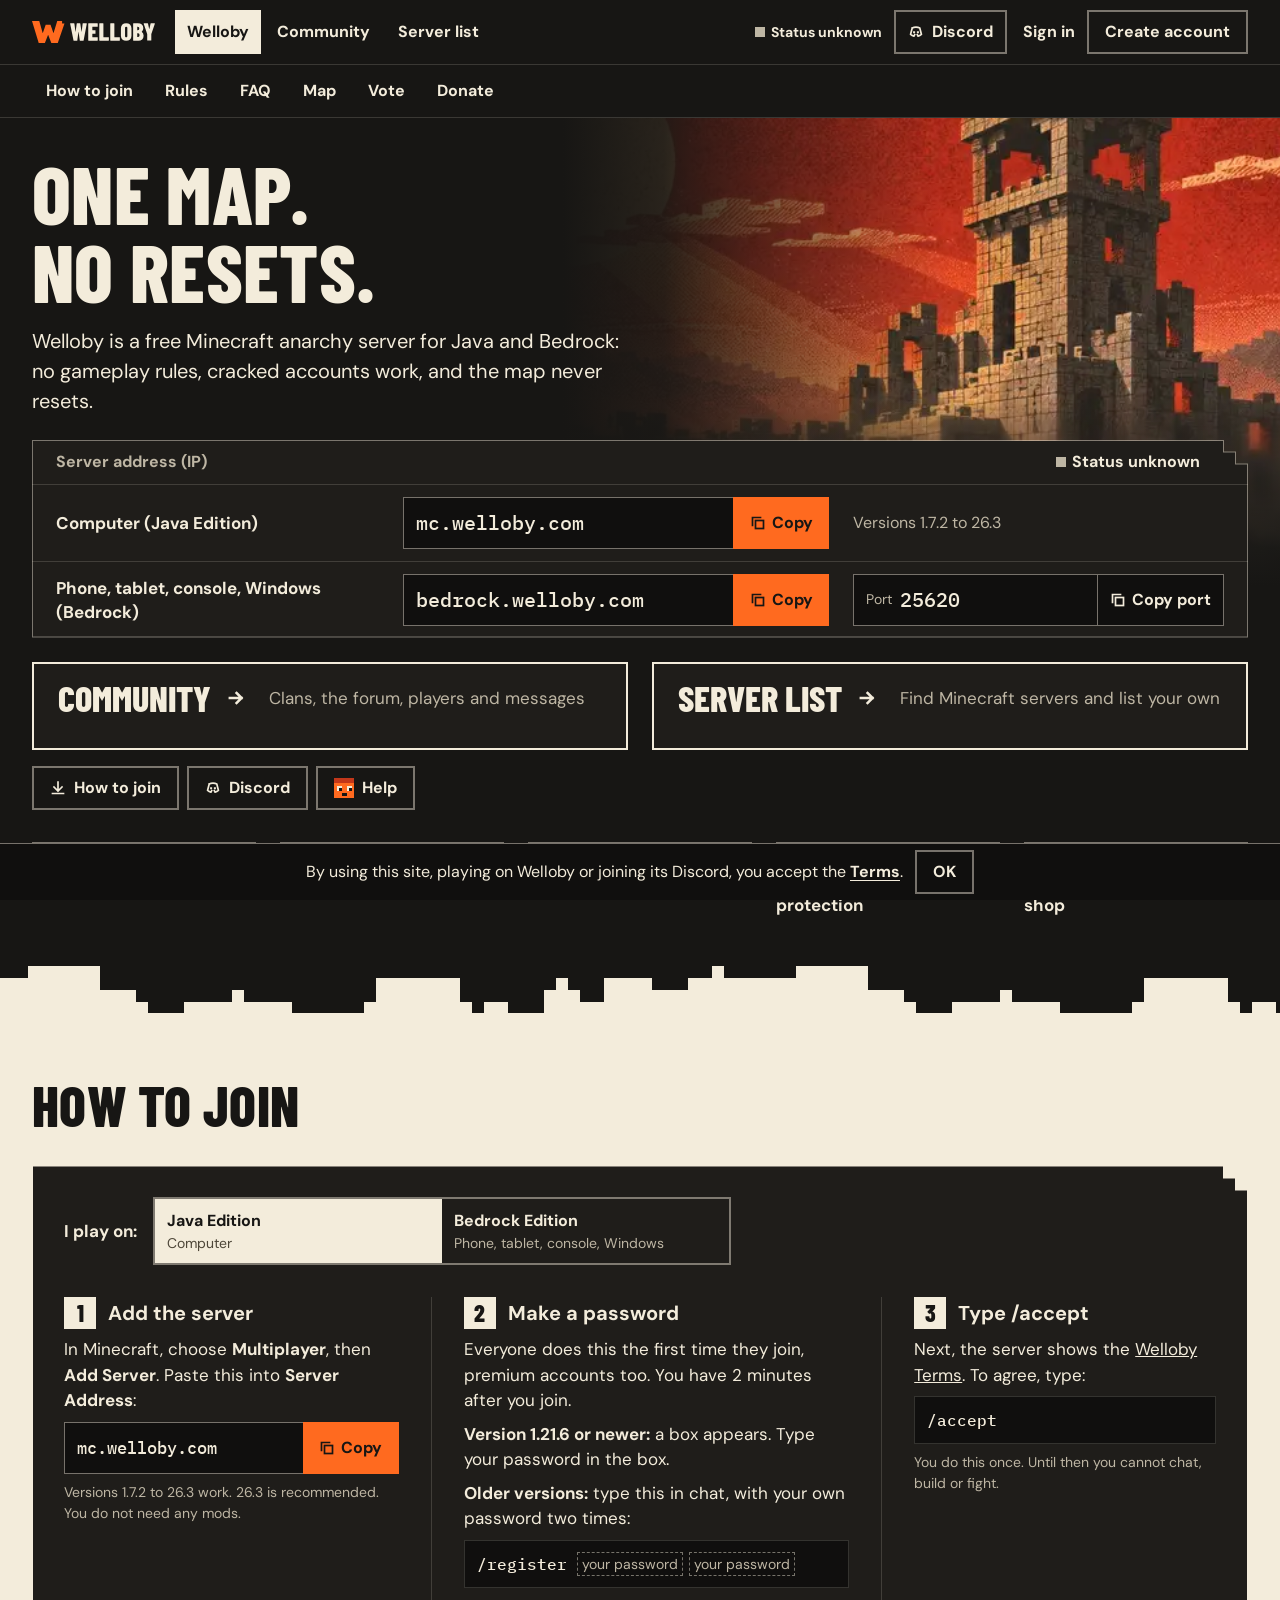
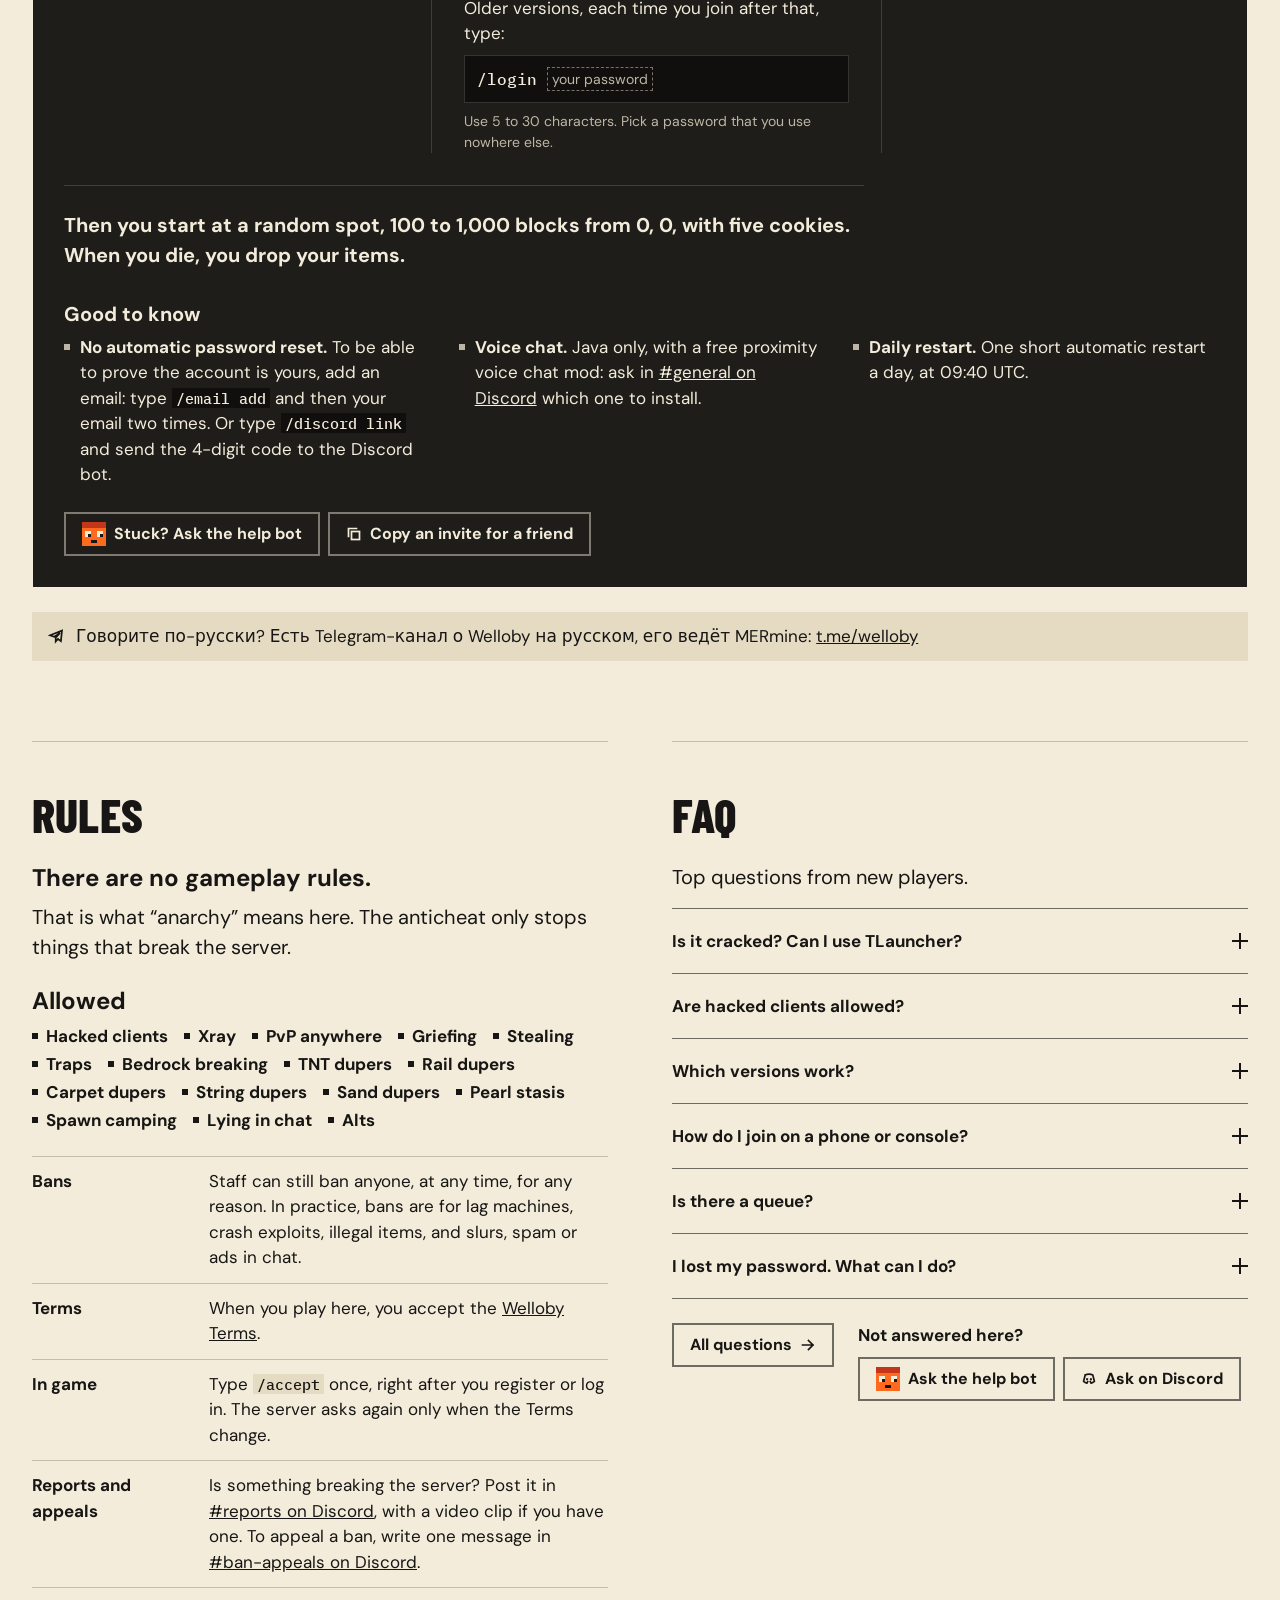
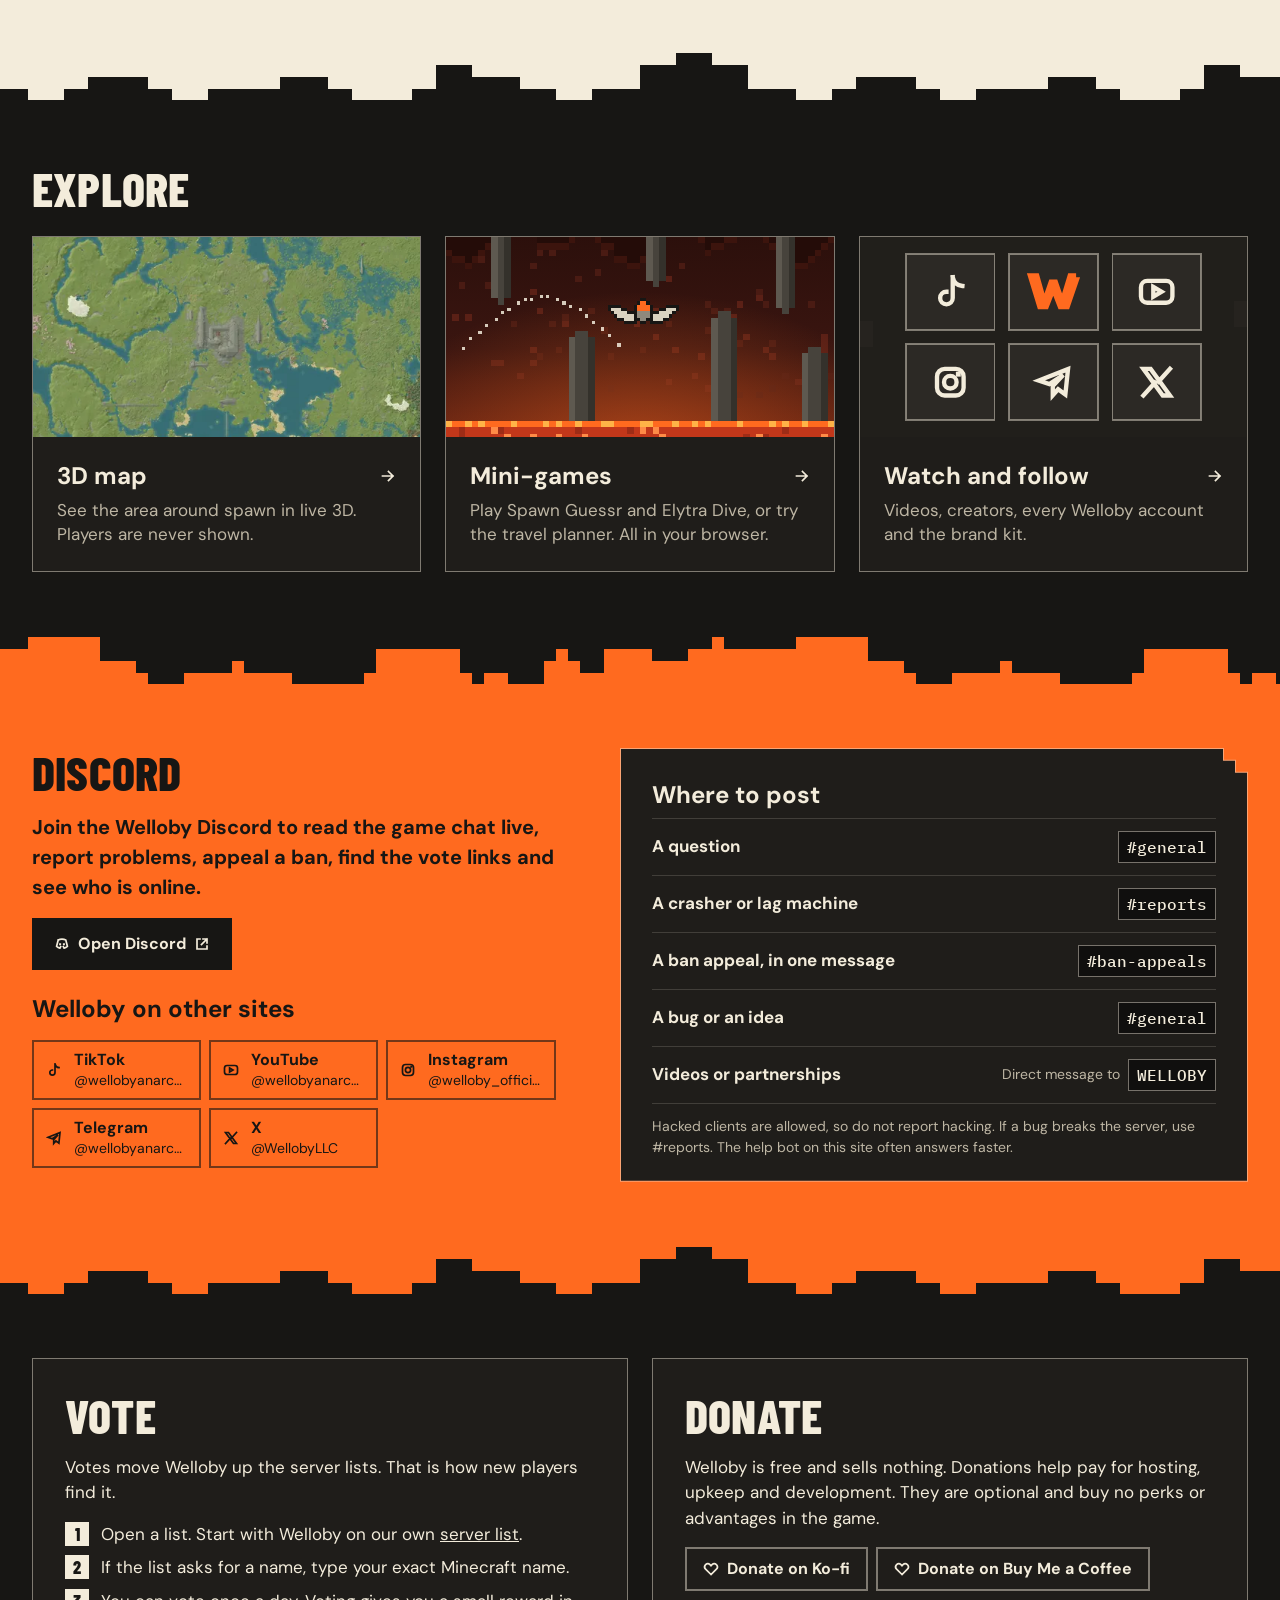
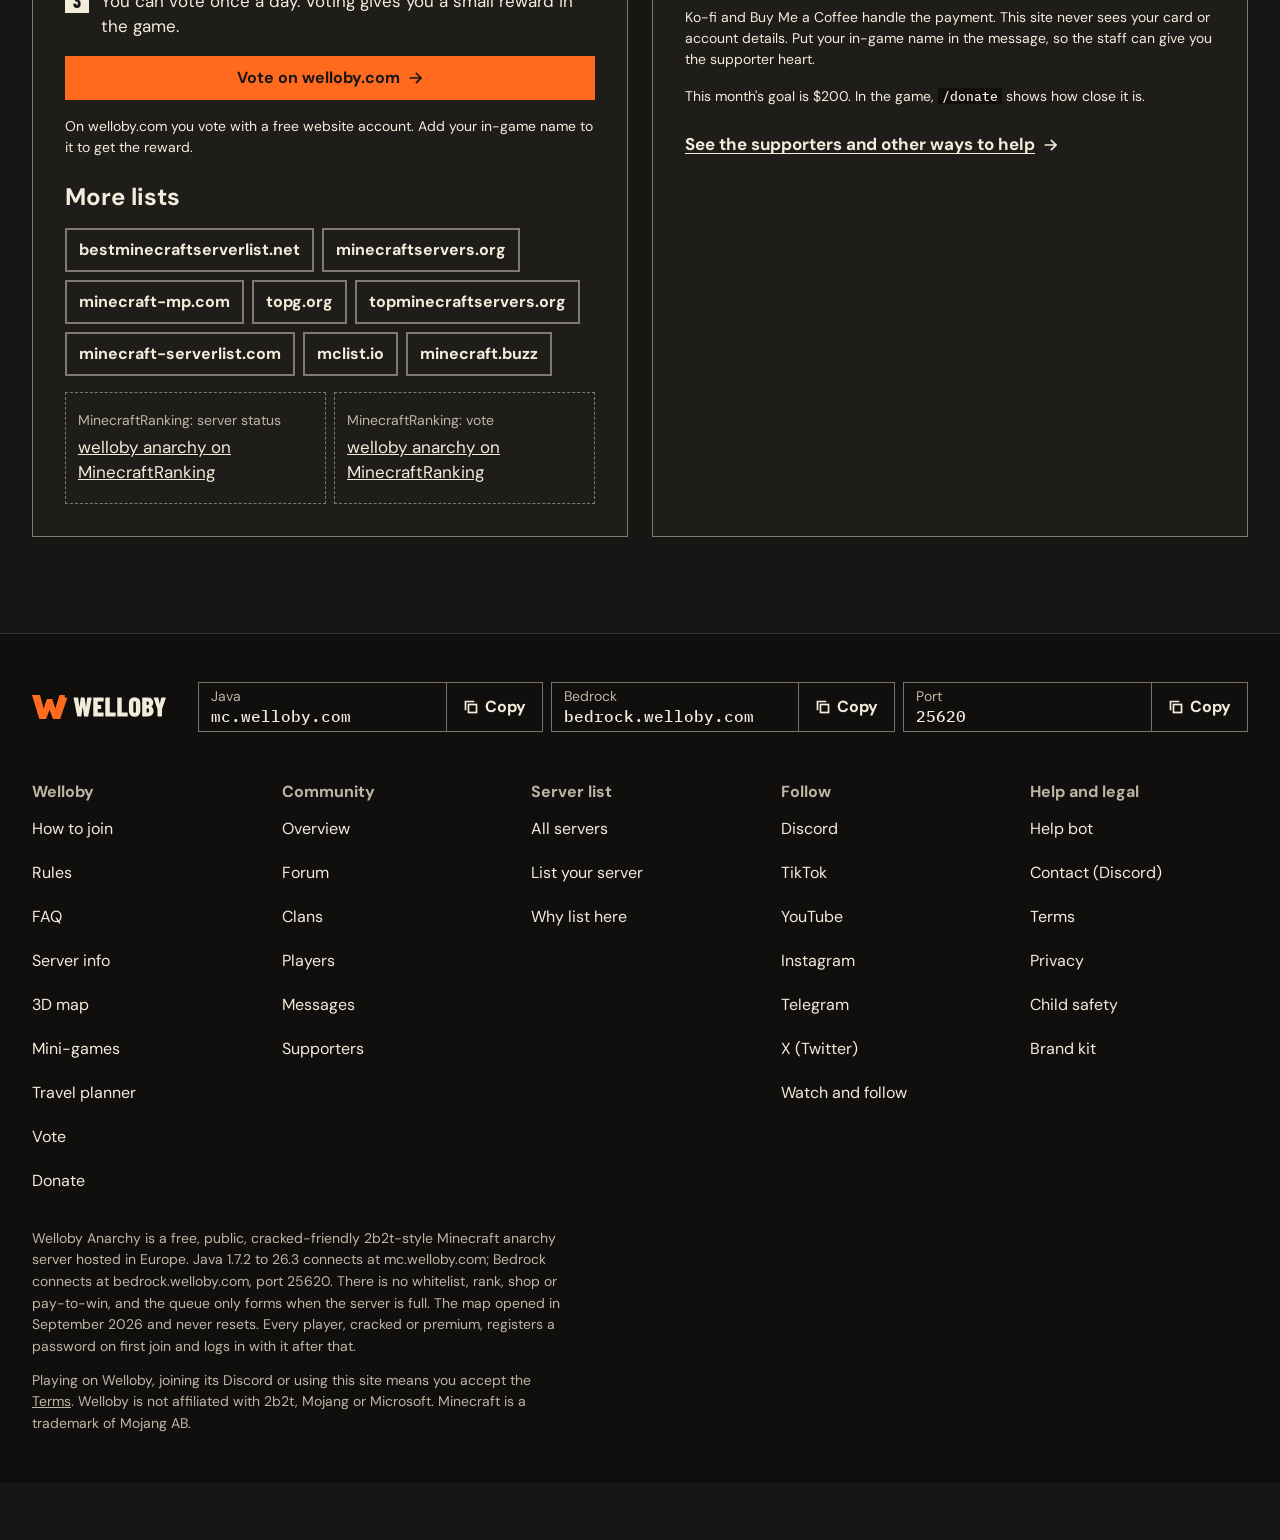
<file: index.html>
<!doctype html>
<html lang="en">
<head>
<meta charset="utf-8">
<meta name="viewport" content="width=device-width, initial-scale=1, viewport-fit=cover">
<title>Welloby Anarchy: free Minecraft anarchy server for Java and Bedrock</title>
<meta name="description" content="Welloby Anarchy is a free Minecraft anarchy server for Java and Bedrock, hosted in Europe. There are no gameplay rules, cracked and premium accounts both work, and the map never resets.">
<meta name="theme-color" content="#171614">
<meta name="color-scheme" content="dark">
<link rel="canonical" href="https://welloby.com/">
<meta property="og:type" content="website">
<meta property="og:site_name" content="Welloby Anarchy">
<meta property="og:title" content="Welloby Anarchy: one map, no resets">
<meta property="og:description" content="Public 2b2t-style Minecraft anarchy server. Cracked and premium, Java 1.7.2–26.3 and Bedrock, no resets. mc.welloby.com">
<meta property="og:url" content="https://welloby.com/">
<meta property="og:image" content="https://welloby.com/media/og.jpg">
<meta property="og:image:width" content="1200">
<meta property="og:image:height" content="630">
<meta name="twitter:card" content="summary_large_image">
<meta name="twitter:site" content="@WellobyLLC">
<link rel="alternate" type="text/plain" href="/llms.txt" title="llms.txt">
<link rel="preload" href="fonts/barlow-condensed.woff2" as="font" type="font/woff2" crossorigin>
<link rel="preload" href="fonts/dm-sans.woff2" as="font" type="font/woff2" crossorigin>
<script type="application/ld+json">{"@context":"https://schema.org","@type":"WebSite","name":"Welloby Anarchy","url":"https://welloby.com/","description":"Free public 2b2t-style Minecraft anarchy server hosted in Europe. Java 1.7.2 to 26.3 and Bedrock. The map never resets.","sameAs":["https://discord.gg/cwHKDtXQWD","https://x.com/WellobyLLC","https://www.tiktok.com/@wellobyanarchy","https://www.instagram.com/welloby_official/","https://t.me/wellobyanarchy","https://www.youtube.com/@wellobyanarchy"]}</script>
<script type="application/ld+json">{"@context":"https://schema.org","@type":"FAQPage","mainEntity":[{"@type":"Question","name":"Is it cracked? Can I use TLauncher?","acceptedAnswer":{"@type":"Answer","text":"Yes. You do not need a paid Minecraft account. Cracked (offline) launchers such as TLauncher work, and premium accounts work too. Every player, premium included, makes a password the first time they join. The password protects your name."}},{"@type":"Question","name":"Are hacked clients allowed?","acceptedAnswer":{"@type":"Answer","text":"Yes, and so is xray. There are no gameplay rules. The anticheat only stops things that break the server."}},{"@type":"Question","name":"Which versions work?","acceptedAnswer":{"@type":"Answer","text":"On Java Edition, versions 1.7.2 to 26.3 work. 26.3 is recommended. On Bedrock Edition (phone, tablet, console, Windows), use the address bedrock.welloby.com and the port 25620."}},{"@type":"Question","name":"How do I join on a phone or console?","acceptedAnswer":{"@type":"Answer","text":"Use Minecraft Bedrock Edition. Choose Play, then Servers, then Add Server. Enter the address bedrock.welloby.com and the port 25620. Join, make a password and type /accept. Some consoles hide the Add Server button. If yours does, ask in #general on Discord. Voice chat works on Java only."}},{"@type":"Question","name":"Is there a queue?","acceptedAnswer":{"@type":"Answer","text":"A queue forms only when the server is full. There is no whitelist."}},{"@type":"Question","name":"I lost my password. What can I do?","acceptedAnswer":{"@type":"Answer","text":"There is no automatic password reset. If you added an email or linked Discord, ask on Discord. That is how you prove the account is yours. Still logged in? Protect the account now. Type /email add and then your email two times, or type /discord link and send the 4-digit code to the Discord bot. Forgot your password for this website? Use Forgot your password? on the sign-in page."}}]}</script>
<link rel="icon" href="media/favicon.ico" sizes="any">
<link rel="icon" href="media/favicon-32.png" type="image/png" sizes="32x32">
<link rel="apple-touch-icon" href="media/apple-touch-icon.png">
<link rel="manifest" href="site.webmanifest">
<meta name="mobile-web-app-capable" content="yes">
<meta name="apple-mobile-web-app-capable" content="yes">
<meta name="apple-mobile-web-app-title" content="Welloby">
<meta name="apple-mobile-web-app-status-bar-style" content="black">
<script>(function(){var h=document.documentElement,c=" js";try{if(localStorage.getItem("welloby.terms")==="2026-11-20")c+=" terms-ok";if(localStorage.getItem("welloby.session"))c+=" acct-wait"}catch(e){}try{if(/Android/i.test(navigator.userAgent)&&(matchMedia("(display-mode: standalone)").matches||document.referrer.indexOf("android-app://com.welloby.app")===0))c+=" in-app"}catch(e){}h.className+=c})()</script>
<style>
@font-face{font-family:"Barlow Condensed";src:url(fonts/barlow-condensed.woff2) format("woff2");font-weight:800;font-style:normal;font-display:swap}
@font-face{font-family:"DM Sans";src:url(fonts/dm-sans.woff2) format("woff2");font-weight:100 1000;font-style:normal;font-display:swap}
@font-face{font-family:"IBM Plex Mono";src:url(fonts/ibm-plex-mono.woff2) format("woff2");font-weight:500;font-style:normal;font-display:swap}
</style>
<link rel="stylesheet" href="assets/site.css?v=0ad483a979">
<link rel="stylesheet" href="assets/community.css?v=4ad0000663">
<script defer src="assets/data.js?v=1bb241707a"></script>
<script defer src="assets/site.js?v=82ba15a883"></script>
<script defer src="assets/extras.js?v=946425ad02"></script>
<script defer src="assets/kevzy-kb.js?v=7ff745ffbc"></script>
<script defer src="assets/kevzy.js?v=d908c6fdaa"></script>
<script defer src="assets/community-core.js?v=256be298e2"></script>
<script defer src="assets/motion.js?v=e5b9ec28ce"></script>
</head>
<body class="page-home">
<a class="skip" href="#main">Skip to content</a>
<div class="terms-strip" data-terms-bar role="region" aria-label="Terms of use"><p>By using this site, playing on Welloby or joining its Discord, you accept the <a href="terms.html">Terms</a>.</p><button type="button" class="btn-out" data-terms-ok>OK</button></div>

<svg class="sprite" aria-hidden="true" focusable="false">
  <symbol id="i-copy" viewBox="0 0 16 16"><rect x="5.5" y="5.5" width="8" height="8"/><path d="M10.5 2.5h-8v8"/></symbol>
  <symbol id="i-check" viewBox="0 0 16 16"><path d="m2.5 8.5 3.5 3.5 7.5-8"/></symbol>
  <symbol id="i-refresh" viewBox="0 0 16 16"><path d="M13.5 7a5.5 5.5 0 1 0-.8 3.8M13.5 2.5V7H9"/></symbol>
  <symbol id="i-ext" viewBox="0 0 16 16"><path d="M6 3H3v10h10v-3M9 3h4v4M13 3 7.5 8.5"/></symbol>
  <symbol id="i-plus" viewBox="0 0 16 16"><path d="M8 2.5v11M2.5 8h11"/></symbol>
  <symbol id="i-minus" viewBox="0 0 16 16"><path d="M2.5 8h11"/></symbol>
  <symbol id="i-home" viewBox="0 0 16 16"><rect x="4" y="4" width="8" height="8"/><path d="M8 1v3m0 8v3M1 8h3m8 0h3"/></symbol>
  <symbol id="i-expand" viewBox="0 0 16 16"><path d="M2 6V2h4m4 0h4v4m0 4v4h-4m-4 0H2v-4"/></symbol>
  <symbol id="i-shrink" viewBox="0 0 16 16"><path d="M6 2v4H2m12 0h-4V2m0 12v-4h4M2 10h4v4"/></symbol>
  <symbol id="i-pin" viewBox="0 0 16 16"><path d="M4 2h8v6l-4 6-4-6z"/><rect x="6.5" y="4.5" width="3" height="3"/></symbol>
  <symbol id="i-ruler" viewBox="0 0 16 16"><path d="m2 11 9-9 3 3-9 9zM5 8l1.5 1.5M7 6l1.5 1.5M9 4l1.5 1.5"/></symbol>
  <symbol id="i-link" viewBox="0 0 16 16"><path d="M7 9a3 3 0 0 0 4.2 0l2-2A3 3 0 0 0 9 2.8l-.8.8M9 7a3 3 0 0 0-4.2 0l-2 2A3 3 0 0 0 7 13.2l.8-.8"/></symbol>
  <symbol id="i-dice" viewBox="0 0 16 16"><rect x="2.5" y="2.5" width="11" height="11"/><path d="M5.5 5.5h.01M10.5 5.5h.01M8 8h.01M5.5 10.5h.01M10.5 10.5h.01" stroke-width="2"/></symbol>
  <symbol id="i-x" viewBox="0 0 16 16"><path d="m3.5 3.5 9 9m0-9-9 9"/></symbol>
  <symbol id="i-trash" viewBox="0 0 16 16"><path d="M2.5 4.5h11M6 4V2.5h4V4m-6 .5.6 9h6.8l.6-9M6.6 7v4m2.8-4v4"/></symbol>
  <symbol id="i-menu" viewBox="0 0 16 16"><path d="M2 4.5h12M2 8h12M2 11.5h12"/></symbol>
  <symbol id="i-down" viewBox="0 0 16 16"><path d="M8 2v9m-4-4 4 4 4-4M2.5 13.5h11"/></symbol>
  <symbol id="i-panel" viewBox="0 0 16 16"><rect x="2" y="2.5" width="12" height="11"/><path d="M10 2.5v11"/></symbol>
  <symbol id="i-send" viewBox="0 0 16 16"><path d="M2.5 8h10.5M8.5 3.5 13 8l-4.5 4.5"/></symbol>
  <symbol id="i-heart" viewBox="0 0 16 16"><path d="M8 13.5 2.6 8.1a3.1 3.1 0 0 1 4.4-4.4l1 1 1-1a3.1 3.1 0 0 1 4.4 4.4z"/></symbol>
  <symbol id="i-chat" viewBox="0 0 16 16"><path d="M2.5 3h11v7.5H7l-3 2.5v-2.5H2.5z"/></symbol>
  <symbol id="i-play" viewBox="0 0 16 16"><path d="M4.5 2.5v11l9-5.5z"/></symbol>
  <symbol id="i-pause" viewBox="0 0 16 16"><path d="M5 3v10m6-10v10"/></symbol>
  <symbol id="i-trophy" viewBox="0 0 16 16"><path d="M4.5 2.5h7v3.5a3.5 3.5 0 0 1-7 0zM4.5 4H2v1.5A2.5 2.5 0 0 0 4.7 8M11.5 4H14v1.5A2.5 2.5 0 0 1 11.3 8M8 9.5v3M5 13.5h6"/></symbol>
  <symbol id="i-mail" viewBox="0 0 16 16"><rect x="2" y="3.5" width="12" height="9"/><path d="m2 4 6 5 6-5"/></symbol>
  <symbol id="i-search" viewBox="0 0 16 16"><circle cx="7" cy="7" r="4.5"/><path d="m10.5 10.5 3.5 3.5"/></symbol>
  <symbol id="i-up" viewBox="0 0 16 16"><path d="M8 14V4M3.5 8.5 8 4l4.5 4.5M2.5 2h11"/></symbol>
  <symbol id="i-share" viewBox="0 0 16 16"><path d="M8 10V2.5M5 5.5l3-3 3 3M3 8.5v5h10v-5"/></symbol>
  <symbol id="i-lock" viewBox="0 0 16 16"><rect x="3.5" y="7.5" width="9" height="6"/><path d="M5.5 7.5v-2a2.5 2.5 0 0 1 5 0v2"/></symbol>
  <symbol id="i-flag" viewBox="0 0 16 16"><path d="M3.5 14V2.5M3.5 3h8l-2 3 2 3h-8"/></symbol>
  <symbol id="i-users" viewBox="0 0 16 16"><rect x="4" y="3" width="4" height="4"/><path d="M2 13.5c.4-2.6 1.8-4 4-4s3.6 1.4 4 4M10.5 3.2a2 2 0 0 1 0 3.6M11.5 9.6c1.4.5 2.2 1.8 2.5 3.9"/></symbol>
  <symbol id="i-scroll" viewBox="0 0 16 16"><path d="M4 2.5h8v9.5a1.5 1.5 0 0 1-3 0v-1H2.5V12A1.5 1.5 0 0 0 4 13.5h7M6 5.5h4M6 8h4"/></symbol>
  <symbol id="i-swap" viewBox="0 0 16 16"><path d="M2.5 5.5h10M10 3l2.5 2.5L10 8M13.5 10.5h-10M6 8l-2.5 2.5L6 13"/></symbol>
  <symbol id="i-help" viewBox="0 0 16 16"><rect x="2" y="2" width="12" height="12"/><path d="M6.2 6.3a1.9 1.9 0 1 1 2.6 1.8c-.5.2-.8.6-.8 1.1v.6M8 11.4h.01"/></symbol>
  <symbol id="i-edit" viewBox="0 0 16 16"><path d="m10.5 2.5 3 3-8 8h-3v-3zM9 4l3 3"/></symbol>
  <symbol id="i-tiktok" viewBox="0 0 16 16"><path d="M9 2v8.6a2.6 2.6 0 1 1-2.6-2.6M9 2c.4 2.1 1.8 3.4 4 3.6"/></symbol>
  <symbol id="i-instagram" viewBox="0 0 16 16"><rect x="2.5" y="2.5" width="11" height="11" rx="3.2"/><circle cx="8" cy="8" r="2.6"/><path d="M11.3 4.7h.01" stroke-width="2"/></symbol>
  <symbol id="i-telegram" viewBox="0 0 16 16"><path d="M14 2.6 1.9 7.3l4.4 1.5L12 5 7.7 9.6v3.8l2.2-2.5 3 2.2z"/></symbol>
  <symbol id="i-youtube" viewBox="0 0 16 16"><rect x="1.5" y="3.5" width="13" height="9" rx="2.6"/><path d="m6.6 6 3.4 2-3.4 2z"/></symbol>
  <symbol id="i-xlogo" viewBox="0 0 16 16"><path d="M2.5 2.5h3l8 11h-3zM13.5 2.5 8.7 7.8M2.5 13.5l4.8-5.3"/></symbol>
  <symbol id="i-discord" viewBox="0 0 16 16"><path d="M4.2 4c1.2-.6 2.4-.8 3.8-.8s2.6.2 3.8.8l1.6 6.3c-1 .9-2.2 1.5-3.4 1.8l-.7-1.4M4.2 4 2.6 10.3c1 .9 2.2 1.5 3.4 1.8l.7-1.4"/><path d="M6.1 8.2h.01M9.9 8.2h.01" stroke-width="2"/></symbol>
  <symbol id="i-go" viewBox="0 0 16 16"><path d="M2.5 8h10.5M8.5 3.5 13 8l-4.5 4.5"/></symbol>
  <symbol id="i-face" viewBox="0 0 8 8"><rect width="8" height="8" fill="#ff6a1f" stroke="none"/><rect width="8" height="2" fill="#c2371a" stroke="none"/><rect x="1" y="3" width="2" height="2" fill="#f3ecdb" stroke="none"/><rect x="5" y="3" width="2" height="2" fill="#f3ecdb" stroke="none"/><rect x="2" y="4" width="1" height="1" fill="#171614" stroke="none"/><rect x="6" y="4" width="1" height="1" fill="#171614" stroke="none"/><rect x="3" y="6" width="2" height="1" fill="#171614" stroke="none"/></symbol>
</svg>

<header class="bar" id="top">
  <div class="frame bar-row">
    <a class="logo bar-brand" href="#top" aria-label="Welloby, home"><img class="logo-word" src="media/wordmark.svg" width="134" height="24" alt=""><img class="logo-w" src="media/mark.svg" width="34" height="23" alt=""></a>
    <nav class="parts parts-top" aria-label="Site"><a href="#top" aria-current="page">Welloby</a><a href="community.html">Community</a><a href="servers.html">Server list</a></nav>
    <p class="bar-live"><span class="sr-only">Server status: </span><i class="lamp" data-status-lamp data-state="loading" aria-hidden="true"></i><span data-status-short>Checking</span><span class="players" data-players hidden></span></p>
    <a class="btn-out bar-dc" href="https://discord.gg/cwHKDtXQWD" target="_blank" rel="noopener"><svg class="i" aria-hidden="true"><use href="#i-discord"/></svg>Discord</a>
    <span class="bar-acct" data-account><a class="acct-in" href="community.html#/login">Sign in</a><a class="btn-out acct-join" href="community.html#/register">Create account</a></span>
    <details class="menu" id="menu">
      <summary class="menu-btn" aria-label="Menu"><svg class="i when-shut" aria-hidden="true"><use href="#i-menu"/></svg><svg class="i when-open" aria-hidden="true"><use href="#i-x"/></svg><span class="when-shut">Menu</span><span class="when-open">Close</span></summary>
      <div class="menu-sheet"><div class="menu-in">
        <div class="menu-acct" data-account-menu><a class="btn-out" href="community.html#/login">Sign in</a><a class="btn-out" href="community.html#/register">Create account</a></div>
        <p class="menu-note">One free account for the Community and the Server list. You do not need one to play.</p>
        <div class="menu-rows menu-search"><button type="button" class="menu-row" data-cmd-open><svg class="i" aria-hidden="true"><use href="#i-search"/></svg><span>Search this site</span></button></div>
        <section class="ipcard" aria-label="Welloby server address (IP)">
          <p class="ipcard-title">Welloby server address (IP)</p>
          <div class="iprow"><p class="ip-who">Computer (Java Edition)</p><div class="ipfield"><code translate="no">mc.welloby.com</code><button type="button" class="btn-main" data-copy="mc.welloby.com" data-copy-label="mc.welloby.com" data-copy-where="In Minecraft, choose Multiplayer, then Add Server, and paste it into Server Address." aria-label="Copy the Java address, mc.welloby.com"><svg class="i when-idle" aria-hidden="true"><use href="#i-copy"/></svg><svg class="i when-copied" aria-hidden="true"><use href="#i-check"/></svg><span class="when-idle">Copy</span><span class="when-copied">Copied</span></button></div></div>
          <div class="iprow"><p class="ip-who">Phone, tablet, console, Windows (Bedrock)</p><div class="ipfield"><code translate="no">bedrock.welloby.com</code><button type="button" class="btn-main" data-copy="bedrock.welloby.com" data-copy-label="bedrock.welloby.com" data-copy-where="In Minecraft, choose Play, then Servers, then Add Server, and paste it into Server Address. The port is 25620." aria-label="Copy the Bedrock address, bedrock.welloby.com"><svg class="i when-idle" aria-hidden="true"><use href="#i-copy"/></svg><svg class="i when-copied" aria-hidden="true"><use href="#i-check"/></svg><span class="when-idle">Copy</span><span class="when-copied">Copied</span></button></div><div class="ipfield"><span class="ipfield-k">Port</span><code translate="no">25620</code><button type="button" class="btn-out" data-copy="25620" data-copy-label="the port, 25620" data-copy-where="Paste it into Port, under the server address." aria-label="Copy the Bedrock port, 25620"><svg class="i when-idle" aria-hidden="true"><use href="#i-copy"/></svg><svg class="i when-copied" aria-hidden="true"><use href="#i-check"/></svg><span class="when-idle">Copy port</span><span class="when-copied">Copied</span></button></div></div>
        </section>
        <nav class="menu-parts" aria-label="All pages"><div class="menu-part" data-current><h2><a href="#top" aria-current="page">Welloby</a></h2><ul class="menu-list"><li><a href="#join">How to join</a></li><li><a href="#rules">Rules</a></li><li><a href="#faq">FAQ</a></li><li><a href="map.html#map">Map</a></li><li><a href="#vote">Vote</a></li><li><a href="#donate">Donate</a></li></ul></div><div class="menu-part"><h2><a href="community.html">Community</a></h2><ul class="menu-list"><li><a href="community.html">Overview</a></li><li><a href="community.html#/forum">Forum</a></li><li><a href="community.html#/clans">Clans</a></li><li><a href="community.html#/players">Players</a></li><li><a href="community.html#/messages">Messages</a></li><li><a href="community.html#/supporters">Supporters</a></li></ul></div><div class="menu-part"><h2><a href="servers.html">Server list</a></h2><ul class="menu-list"><li><a href="servers.html">All servers</a></li><li><a href="servers.html#/servers/new">List your server</a></li><li><a href="servers.html#/servers/why">Why list here</a></li></ul></div></nav>
        <div class="menu-rows">
          <a class="menu-row" href="https://discord.gg/cwHKDtXQWD" target="_blank" rel="noopener"><svg class="i" aria-hidden="true"><use href="#i-discord"/></svg><span>Discord</span><svg class="i menu-row-end" aria-hidden="true"><use href="#i-ext"/></svg></a>
          <button type="button" class="menu-row" data-ask=""><svg class="i" aria-hidden="true"><use href="#i-help"/></svg><span>Help: ask kevzy, the help bot</span></button>
        </div>
        <ul class="menu-more"><li><a href="map.html#games">Mini-games</a></li><li><a href="faq.html#server-info">Server info</a></li><li><a href="map.html#planner">Travel planner</a></li><li><a href="watch.html">Watch and follow</a></li><li><a href="watch.html#brand">Brand kit</a></li><li><a href="terms.html">Terms</a></li><li><a href="privacy.html">Privacy</a></li></ul>
      </div></div>
    </details>
  </div>
</header>
<div class="bar-sub"><nav class="parts parts-sub" aria-label="Site"><a href="#top" aria-current="page">Welloby</a><a href="community.html">Community</a><a href="servers.html">Server list</a></nav><div class="frame acct-row"><span class="acct-slot" data-account><a class="acct-in" href="community.html#/login">Sign in</a><a class="btn-out acct-join" href="community.html#/register">Create account</a></span></div></div>
<nav class="local local-home" aria-label="On the Welloby page"><div class="frame local-row"><div class="bar-nav"><a href="#join">How to join</a><a href="#rules">Rules</a><a href="#faq">FAQ</a><a href="map.html#map">Map</a><a href="#vote">Vote</a><a href="#donate">Donate</a></div></div></nav>

<main id="main">

<!-- FIRST SCREEN: the slogan on the painting, what Welloby is in one sentence, both addresses with Copy and the live
     status, the two big buttons to the other two parts of the site, the quiet buttons and the still facts.
     On short phone screens the big buttons move above the address card (site.css); the keyboard meets the card first. -->
<section class="first" aria-labelledby="first-title">
  <div class="first-top">
    <!-- phones get a 1200 x 360 band (56 KB), never the big painting (F60) -->
    <div class="first-pic"><picture><source media="(max-width: 959px)" srcset="media/watchtower-band.webp" width="1200" height="360"><img src="media/watchtower-1100.webp" srcset="media/watchtower-1100.webp 1100w, media/watchtower.webp 1672w" sizes="56vw" width="1100" height="619" alt="A ruined block watchtower and a broken stone bridge above a lava gorge at dusk." fetchpriority="high" decoding="async"></picture></div>
    <div class="frame first-head">
      <h1 id="first-title" class="slogan"><span class="sr-only">Welloby Anarchy: </span><span>One map.</span> <span>No resets.</span></h1>
    </div>
  </div>
  <div class="frame first-in">
    <p class="first-say">Welloby is a free Minecraft anarchy server for Java and Bedrock: no gameplay rules, cracked accounts work, and the map never resets.</p>

    <section class="ipcard ipcard-first cut" aria-labelledby="ip-title">
      <div class="ipcard-head">
        <h2 class="ipcard-title" id="ip-title">Server address (IP)</h2>
        <p class="live"><span class="sr-only">Server status: </span><i class="lamp" data-status-lamp data-state="loading" aria-hidden="true"></i><span data-status-short>Checking</span><span class="players" data-players hidden></span></p>
      </div>
      <div class="iprow iprow-java">
        <p class="ip-who">Computer (Java Edition)</p>
        <p class="ip-ver">Versions 1.7.2 to 26.3</p>
        <div class="ipfield"><code translate="no">mc.welloby.com</code><button type="button" class="btn-main" data-copy="mc.welloby.com" data-copy-label="mc.welloby.com" data-copy-where="In Minecraft, choose Multiplayer, then Add Server, and paste it into Server Address." aria-label="Copy the Java address, mc.welloby.com"><svg class="i when-idle" aria-hidden="true"><use href="#i-copy"/></svg><svg class="i when-copied" aria-hidden="true"><use href="#i-check"/></svg><span class="when-idle">Copy</span><span class="when-copied">Copied</span></button></div>
      </div>
      <div class="iprow iprow-bed">
        <p class="ip-who">Phone, tablet, console, Windows (Bedrock)</p>
        <div class="ipfield"><code translate="no">bedrock.welloby.com</code><button type="button" class="btn-main" data-copy="bedrock.welloby.com" data-copy-label="bedrock.welloby.com" data-copy-where="In Minecraft, choose Play, then Servers, then Add Server, and paste it into Server Address. The port is 25620." aria-label="Copy the Bedrock address, bedrock.welloby.com"><svg class="i when-idle" aria-hidden="true"><use href="#i-copy"/></svg><svg class="i when-copied" aria-hidden="true"><use href="#i-check"/></svg><span class="when-idle">Copy</span><span class="when-copied">Copied</span></button></div>
        <div class="ipfield ipfield-port"><span class="ipfield-k">Port</span><code translate="no">25620</code><button type="button" class="btn-out" data-copy="25620" data-copy-label="the port, 25620" data-copy-where="Paste it into Port, under the server address." aria-label="Copy the Bedrock port, 25620"><svg class="i when-idle" aria-hidden="true"><use href="#i-copy"/></svg><svg class="i when-copied" aria-hidden="true"><use href="#i-check"/></svg><span class="when-idle">Copy port</span><span class="when-copied">Copied</span></button></div>
      </div>
    </section>

    <!-- the other two parts of the site, one account for both; id="community" so old #community links land here -->
    <nav class="bigbtns" aria-label="More from Welloby">
      <a class="bigbtn" id="community" href="community.html">
        <span class="bigbtn-h">Community<svg class="i" aria-hidden="true"><use href="#i-go"/></svg></span>
        <span class="bigbtn-say">Clans, the forum, players and messages</span>
      </a>
      <a class="bigbtn" href="servers.html">
        <span class="bigbtn-h">Server list<svg class="i" aria-hidden="true"><use href="#i-go"/></svg></span>
        <span class="bigbtn-say">Find Minecraft servers and list your own</span>
      </a>
    </nav>

    <!-- Help is here as a named button: the floating Help steps aside while the address card is in view -->
    <p class="first-acts">
      <a class="btn-out" href="#join"><svg class="i" aria-hidden="true"><use href="#i-down"/></svg>How to join</a>
      <a class="btn-out" href="https://discord.gg/cwHKDtXQWD" target="_blank" rel="noopener"><svg class="i" aria-hidden="true"><use href="#i-discord"/></svg>Discord</a>
      <button type="button" class="btn-out" data-ask=""><svg class="face" aria-hidden="true"><use href="#i-face"/></svg>Help</button>
    </p>

    <!-- still facts; id="world" lands old #world links here while scripts are off (site.js sends them on to faq.html) -->
    <dl class="factrow" id="world">
      <div><dt>Hosted</dt><dd>Europe, online 24/7</dd></div>
      <div><dt>Map</dt><dd>Since 6 September 2026</dd></div>
      <div><dt>Accounts</dt><dd>Cracked and premium</dd></div>
      <div><dt>Game</dt><dd>Hard difficulty, no spawn protection</dd></div>
      <div><dt>Open to all</dt><dd>No whitelist, no ranks, no shop</dd></div>
    </dl>
  </div>
</section>

<!-- CREAM BACKGROUND: How to join, then Rules and FAQ -->
<div class="cream">

<section class="sec sec-join" id="join" aria-labelledby="join-title">
  <div class="frame">
    <h2 class="h-sec h-xl" id="join-title">How to join</h2>

    <div class="joinbox cut">
      <!-- site.js's tab pattern (data-edition buttons, data-for panels), so its per-edition status check keeps working.
           The Bedrock list starts hidden, the way site.js leaves it; without scripts both lists show, each with its title. -->
      <div class="ed-pick">
        <p class="ed-ask" id="ed-ask">I play on:</p>
        <div class="ed-tabs" role="tablist" aria-labelledby="ed-ask">
          <button type="button" role="tab" id="tab-java" data-edition="java" aria-selected="true" aria-controls="steps-java"><b>Java Edition</b><span>Computer</span></button>
          <button type="button" role="tab" id="tab-bedrock" data-edition="bedrock" aria-selected="false" aria-controls="steps-bedrock" tabindex="-1"><b>Bedrock Edition</b><span>Phone, tablet, console, Windows</span></button>
        </div>
      </div>

      <div class="ed-panel" id="steps-java" role="tabpanel" aria-labelledby="tab-java" data-for="java">
        <p class="nojs-title">Java Edition (computer)</p>
        <ol class="jsteps">
          <li>
            <h3>Add the server</h3>
            <p>In Minecraft, choose <b>Multiplayer</b>, then <b>Add Server</b>. Paste this into <b>Server Address</b>:</p>
            <div class="ipfield"><code translate="no">mc.welloby.com</code><button type="button" class="btn-main" data-copy="mc.welloby.com" data-copy-label="mc.welloby.com" data-copy-where="In Minecraft, choose Multiplayer, then Add Server, and paste it into Server Address." aria-label="Copy the Java address, mc.welloby.com"><svg class="i when-idle" aria-hidden="true"><use href="#i-copy"/></svg><svg class="i when-copied" aria-hidden="true"><use href="#i-check"/></svg><span class="when-idle">Copy</span><span class="when-copied">Copied</span></button></div>
            <p class="note">Versions 1.7.2 to 26.3 work. 26.3 is recommended. You do not need any mods.</p>
          </li>
          <li>
            <h3>Make a password</h3>
            <p>Everyone does this the first time they join, premium accounts too. You have 2 minutes after you join.</p>
            <p><b>Version 1.21.6 or newer:</b> a box appears. Type your password in the box.</p>
            <p><b>Older versions:</b> type this in chat, with your own password two times:</p>
            <p class="typeline"><code translate="no">/register</code> <span class="fill">your password</span> <span class="fill">your password</span></p>
            <p>Older versions, each time you join after that, type:</p>
            <p class="typeline"><code translate="no">/login</code> <span class="fill">your password</span></p>
            <p class="note">Use 5 to 30 characters. Pick a password that you use nowhere else.</p>
          </li>
          <li>
            <h3><span>Type <span translate="no">/accept</span></span></h3>
            <p>Next, the server shows the <a href="terms.html">Welloby Terms</a>. To agree, type:</p>
            <p class="typeline"><code translate="no">/accept</code></p>
            <p class="note">You do this once. Until then you cannot chat, build or fight.</p>
          </li>
        </ol>
      </div>

      <div class="ed-panel" id="steps-bedrock" role="tabpanel" aria-labelledby="tab-bedrock" data-for="bedrock" hidden>
        <p class="nojs-title">Bedrock Edition (phone, tablet, console, Windows)</p>
        <ol class="jsteps">
          <li>
            <h3>Add the server</h3>
            <p>In Minecraft, choose <b>Play</b>, then <b>Servers</b>, then <b>Add Server</b>. Enter this address and this port:</p>
            <div class="ipfield"><code translate="no">bedrock.welloby.com</code><button type="button" class="btn-main" data-copy="bedrock.welloby.com" data-copy-label="bedrock.welloby.com" data-copy-where="In Minecraft, choose Play, then Servers, then Add Server, and paste it into Server Address. The port is 25620." aria-label="Copy the Bedrock address, bedrock.welloby.com"><svg class="i when-idle" aria-hidden="true"><use href="#i-copy"/></svg><svg class="i when-copied" aria-hidden="true"><use href="#i-check"/></svg><span class="when-idle">Copy</span><span class="when-copied">Copied</span></button></div>
            <div class="ipfield ipfield-port"><span class="ipfield-k">Port</span><code translate="no">25620</code><button type="button" class="btn-out" data-copy="25620" data-copy-label="the port, 25620" data-copy-where="Paste it into Port, under the server address." aria-label="Copy the Bedrock port, 25620"><svg class="i when-idle" aria-hidden="true"><use href="#i-copy"/></svg><svg class="i when-copied" aria-hidden="true"><use href="#i-check"/></svg><span class="when-idle">Copy port</span><span class="when-copied">Copied</span></button></div>
            <p class="note">Some consoles hide the Add Server button. If yours does, ask in <a href="https://discord.gg/cwHKDtXQWD" target="_blank" rel="noopener"><span translate="no">#general</span> on Discord</a>.</p>
          </li>
          <li>
            <h3>Make a password</h3>
            <p>Everyone does this the first time they join. You have 2 minutes after you join.</p>
            <p>If a box appears, type your password in the box. If no box appears, type this in chat, with your own password two times:</p>
            <p class="typeline"><code translate="no">/register</code> <span class="fill">your password</span> <span class="fill">your password</span></p>
            <p>If no box appeared, each time you join after that, type:</p>
            <p class="typeline"><code translate="no">/login</code> <span class="fill">your password</span></p>
            <p class="note">Use 5 to 30 characters. Pick a password that you use nowhere else.</p>
          </li>
          <li>
            <h3><span>Type <span translate="no">/accept</span></span></h3>
            <p>Next, the server shows the <a href="terms.html">Welloby Terms</a>. To agree, type:</p>
            <p class="typeline"><code translate="no">/accept</code></p>
            <p class="note">You do this once. Until then you cannot chat, build or fight.</p>
          </li>
        </ol>
      </div>

      <p class="spawnline">Then you start at a random spot, 100 to 1,000 blocks from 0, 0, with five cookies. When you die, you drop your items.</p>

      <div class="know">
        <h3>Good to know</h3>
        <ul>
          <li><b>No automatic password reset.</b> To be able to prove the account is yours, add an email: type <code translate="no">/email add</code> and then your email two times. Or type <code translate="no">/discord link</code> and send the 4-digit code to the Discord bot.</li>
          <li><b>Voice chat.</b> Java only, with a free proximity voice chat mod: ask in <a href="https://discord.gg/cwHKDtXQWD" target="_blank" rel="noopener"><span translate="no">#general</span> on Discord</a> which one to install.</li>
          <li><b>Daily restart.</b> One short automatic restart a day, at 09:40 UTC<span data-restart></span>.</li>
        </ul>
      </div>

      <p class="join-acts">
        <button type="button" class="btn-out" data-ask="i cant connect"><svg class="face" aria-hidden="true"><use href="#i-face"/></svg>Stuck? Ask the help bot</button>
        <button type="button" class="btn-out" data-invite><svg class="i when-idle" aria-hidden="true"><use href="#i-copy"/></svg><svg class="i when-copied" aria-hidden="true"><use href="#i-check"/></svg><span class="when-idle">Copy an invite for a friend</span><span class="when-copied">Copied</span></button>
      </p>
    </div>

    <p class="ru" lang="ru"><svg class="i" aria-hidden="true"><use href="#i-telegram"/></svg><span>Говорите по-русски? Есть Telegram-канал о <span translate="no">Welloby</span> на русском, его ведёт <span translate="no">MERmine</span>: <a href="https://t.me/welloby" target="_blank" rel="noopener" translate="no">t.me/welloby</a></span></p>
  </div>
</section>

<div class="frame duo">

<section class="sec-duo" id="rules" aria-labelledby="rules-title">
  <h2 class="h-sec" id="rules-title">Rules</h2>
  <p class="lead-big">There are no gameplay rules.</p>
  <p class="lead">That is what “anarchy” means here. The anticheat only stops things that break the server.</p>
  <h3 class="h-sub">Allowed</h3>
  <ul class="oklist">
    <li>Hacked clients</li><li>Xray</li><li>PvP anywhere</li><li>Griefing</li><li>Stealing</li><li>Traps</li><li>Bedrock breaking</li><li>TNT dupers</li><li>Rail dupers</li><li>Carpet dupers</li><li>String dupers</li><li>Sand dupers</li><li>Pearl stasis</li><li>Spawn camping</li><li>Lying in chat</li><li>Alts</li>
  </ul>
  <dl class="lines">
    <div><dt>Bans</dt><dd>Staff can still ban anyone, at any time, for any reason. In practice, bans are for lag machines, crash exploits, illegal items, and slurs, spam or ads in chat.</dd></div>
    <div><dt>Terms</dt><dd>When you play here, you accept the <a href="terms.html">Welloby Terms</a>.</dd></div>
    <div><dt>In game</dt><dd>Type <code translate="no">/accept</code> once, right after you register or log in. The server asks again only when the Terms change.</dd></div>
    <div><dt>Reports and appeals</dt><dd>Is something breaking the server? Post it in <a href="https://discord.gg/cwHKDtXQWD" target="_blank" rel="noopener"><span translate="no">#reports</span> on Discord</a>, with a video clip if you have one. To appeal a ban, write one message in <a href="https://discord.gg/cwHKDtXQWD" target="_blank" rel="noopener"><span translate="no">#ban-appeals</span> on Discord</a>.</dd></div>
  </dl>
</section>

<section class="sec-duo" id="faq" aria-labelledby="faq-title">
  <h2 class="h-sec" id="faq-title">FAQ</h2>
  <p class="lead">Top questions from new players.</p>
  <!-- Each row: a details element with no attributes, its summary (the question, no tags inside), then the answer from
       the first p to the last p. build.py reads exactly this form into the FAQ data for search engines; faq.html has
       every other question. -->
  <div class="qa">
<details><summary>Is it cracked? Can I use TLauncher?</summary><p>Yes. You do not need a paid Minecraft account. Cracked (offline) launchers such as <span translate="no">TLauncher</span> work, and premium accounts work too.</p> <p>Every player, premium included, makes a password the first time they join. The password protects your name.</p></details>
<details><summary>Are hacked clients allowed?</summary><p>Yes, and so is xray. There are no gameplay rules. The anticheat only stops things that break the server.</p></details>
<details><summary>Which versions work?</summary><p>On Java Edition, versions 1.7.2 to 26.3 work. 26.3 is recommended.</p> <p>On Bedrock Edition (phone, tablet, console, Windows), use the address <code translate="no">bedrock.welloby.com</code> and the port <code translate="no">25620</code>.</p></details>
<details><summary>How do I join on a phone or console?</summary><p>Use Minecraft Bedrock Edition.</p> <ol><li>Choose Play, then Servers, then Add Server.</li> <li>Enter the address <code translate="no">bedrock.welloby.com</code> and the port <code translate="no">25620</code>.</li> <li>Join, make a password and type <code translate="no">/accept</code>.</li></ol> <p>Some consoles hide the Add Server button. If yours does, ask in <a href="https://discord.gg/cwHKDtXQWD" target="_blank" rel="noopener"><span translate="no">#general</span> on Discord</a>. Voice chat works on Java only.</p></details>
<details><summary>Is there a queue?</summary><p>A queue forms only when the server is full. There is no whitelist.</p></details>
<details><summary>I lost my password. What can I do?</summary><p>There is no automatic password reset. If you added an email or linked Discord, ask on <a href="https://discord.gg/cwHKDtXQWD" target="_blank" rel="noopener">Discord</a>. That is how you prove the account is yours.</p> <p>Still logged in? Protect the account now. Type <code translate="no">/email add</code> and then your email two times, or type <code translate="no">/discord link</code> and send the 4-digit code to the Discord bot.</p> <p>Forgot your password for this website? Use <a href="community.html#/forgot">Forgot your password?</a> on the sign-in page.</p></details>
  </div>
  <div class="qa-more">
    <a class="btn-out" href="faq.html">All questions<svg class="i" aria-hidden="true"><use href="#i-go"/></svg></a>
    <p class="qa-ask"><span>Not answered here?</span>
      <button type="button" class="btn-out" data-ask=""><svg class="face" aria-hidden="true"><use href="#i-face"/></svg>Ask the help bot</button>
      <a class="btn-out" href="https://discord.gg/cwHKDtXQWD" target="_blank" rel="noopener"><svg class="i" aria-hidden="true"><use href="#i-discord"/></svg>Ask on Discord</a>
    </p>
  </div>
</section>

</div>
</div>

<!-- EXPLORE: three picture cards, each with its own page. The ids map, games, planner, watch and brand let old links
     land here while scripts are off; with scripts on, site.js sends those links on to the new pages. -->
<section class="sec sec-explore" aria-labelledby="explore-title">
  <div class="frame">
    <h2 class="h-sec" id="explore-title">Explore</h2>
    <ul class="xcards">
      <li><a class="xcard" id="map" href="map.html">
        <span class="xcard-pic"><img src="media/map-spawn-2026-11-17.webp" width="512" height="512" alt="The Welloby world around spawn, seen from above on the 3D map." loading="lazy" decoding="async"></span>
        <span class="xcard-txt">
          <span class="xcard-h">3D map<svg class="i" aria-hidden="true"><use href="#i-go"/></svg></span>
          <span>See the area around spawn in live 3D. Players are never shown.</span>
        </span>
      </a></li>
      <li><a class="xcard" id="games" href="map.html#games">
        <span class="xcard-pic"><img src="media/explore-games.svg" width="480" height="280" alt="" loading="lazy" decoding="async"></span>
        <span class="xcard-txt">
          <span class="xcard-h">Mini-games<svg class="i" aria-hidden="true"><use href="#i-go"/></svg></span>
          <span>Play <span translate="no">Spawn Guessr</span> and <span translate="no">Elytra Dive</span>, or try the <span id="planner">travel planner</span>. All in your browser.</span>
        </span>
      </a></li>
      <li><a class="xcard" id="watch" href="watch.html">
        <span class="xcard-pic"><img src="media/explore-watch.svg" width="480" height="280" alt="" loading="lazy" decoding="async"></span>
        <span class="xcard-txt">
          <span class="xcard-h">Watch and follow<svg class="i" aria-hidden="true"><use href="#i-go"/></svg></span>
          <span>Videos, creators, every Welloby account and the <span id="brand">brand kit</span>.</span>
        </span>
      </a></li>
    </ul>
  </div>
</section>

<!-- DISCORD: the one orange section (its id stays "contact", for old links and the help bot) -->
<section class="sec dband" id="contact" aria-labelledby="contact-title">
  <div class="frame dband-grid">
    <div class="dband-main">
      <h2 class="h-sec" id="contact-title">Discord</h2>
      <p class="lead">Join the Welloby Discord to read the game chat live, report problems, appeal a ban, find the vote links and see who is online.</p>
      <p><a class="btn-dark btn-big" href="https://discord.gg/cwHKDtXQWD" target="_blank" rel="noopener"><svg class="i" aria-hidden="true"><use href="#i-discord"/></svg>Open Discord<svg class="i" aria-hidden="true"><use href="#i-ext"/></svg></a></p>
      <h3 class="h-sub">Welloby on other sites</h3>
      <ul class="accts"><li><a href="https://www.tiktok.com/@wellobyanarchy" target="_blank" rel="noopener"><svg class="i" aria-hidden="true"><use href="#i-tiktok"/></svg><span><b>TikTok</b><span translate="no">@wellobyanarchy</span></span></a></li><li><a href="https://www.youtube.com/@wellobyanarchy" target="_blank" rel="noopener"><svg class="i" aria-hidden="true"><use href="#i-youtube"/></svg><span><b>YouTube</b><span translate="no">@wellobyanarchy</span></span></a></li><li><a href="https://www.instagram.com/welloby_official/" target="_blank" rel="noopener"><svg class="i" aria-hidden="true"><use href="#i-instagram"/></svg><span><b>Instagram</b><span translate="no">@welloby_official</span></span></a></li><li><a href="https://t.me/wellobyanarchy" target="_blank" rel="noopener"><svg class="i" aria-hidden="true"><use href="#i-telegram"/></svg><span><b>Telegram</b><span translate="no">@wellobyanarchy</span></span></a></li><li><a href="https://x.com/WellobyLLC" target="_blank" rel="noopener"><svg class="i" aria-hidden="true"><use href="#i-xlogo"/></svg><span><b>X</b><span translate="no">@WellobyLLC</span></span></a></li></ul>
    </div>
    <div class="where cut">
      <h3>Where to post</h3>
      <ul class="where-list">
        <li><a href="https://discord.gg/cwHKDtXQWD" target="_blank" rel="noopener"><span class="where-what">A question</span><span class="where-to"><span class="chan" translate="no">#general</span></span></a></li>
        <li><a href="https://discord.gg/cwHKDtXQWD" target="_blank" rel="noopener"><span class="where-what">A crasher or lag machine</span><span class="where-to"><span class="chan" translate="no">#reports</span></span></a></li>
        <li><a href="https://discord.gg/cwHKDtXQWD" target="_blank" rel="noopener"><span class="where-what">A ban appeal, in one message</span><span class="where-to"><span class="chan" translate="no">#ban-appeals</span></span></a></li>
        <li><a href="https://discord.gg/cwHKDtXQWD" target="_blank" rel="noopener"><span class="where-what">A bug or an idea</span><span class="where-to"><span class="chan" translate="no">#general</span></span></a></li>
        <li><a href="https://discord.gg/cwHKDtXQWD" target="_blank" rel="noopener"><span class="where-what">Videos or partnerships</span><span class="where-to"><span class="where-dm">Direct message to</span> <span class="chan" translate="no">WELLOBY</span></span></a></li>
      </ul>
      <p class="where-note">Hacked clients are allowed, so do not report hacking. If a bug breaks the server, use <span translate="no">#reports</span>. The help bot on this site often answers faster.</p>
    </div>
  </div>
</section>

<!-- VOTE AND DONATE: two cards -->
<section class="sec sec-support" aria-label="Vote and donate">
  <div class="frame support">

    <div class="box" id="vote">
      <h2 class="h-sec" id="vote-title">Vote</h2>
      <p>Votes move Welloby up the server lists. That is how new players find it.</p>
      <ol class="nsteps">
        <li>Open a list. Start with Welloby on our own <a href="servers.html#/s/1">server list</a>.</li>
        <li>If the list asks for a name, type your exact Minecraft name.</li>
        <li>You can vote once a day. Voting gives you a small reward in the game.</li>
      </ol>
      <!-- F57: Welloby's own listing first; its votes pay out in the game to the in-game name on the account -->
      <p><a class="btn-main btn-big btn-wide" href="servers.html#/s/1"><span>Vote on <span translate="no">welloby.com</span></span><svg class="i" aria-hidden="true"><use href="#i-go"/></svg></a></p>
      <p class="small">On <span translate="no">welloby.com</span> you vote with a free website account. Add your in-game name to it to get the reward.</p>
      <h3 class="h-sub">More lists</h3>
      <ul class="vlists" translate="no">
        <li><a href="https://bestminecraftserverlist.net/vote/welloby-anarchy" target="_blank" rel="noopener">bestminecraftserverlist.net</a></li>
        <li><a href="https://minecraftservers.org/vote/692860" target="_blank" rel="noopener">minecraftservers.org</a></li>
        <li><a href="https://minecraft-mp.com/server/363617/vote/" target="_blank" rel="noopener">minecraft-mp.com</a></li>
        <li><a href="https://topg.org/minecraft-servers/server-685863" target="_blank" rel="noopener">topg.org</a></li>
        <li><a href="https://topminecraftservers.org/server/44456" target="_blank" rel="noopener">topminecraftservers.org</a></li>
        <li><a href="https://minecraft-serverlist.com/server/6363/vote" target="_blank" rel="noopener">minecraft-serverlist.com</a></li>
        <li><a href="https://mclist.io/server/80117-mc-welloby-com-welloby-is-a-2b2t-like-anarch/vote" target="_blank" rel="noopener">mclist.io</a></li>
        <li><a href="https://minecraft.buzz/vote/welloby-anarchy" target="_blank" rel="noopener">minecraft.buzz</a></li>
      </ul>
      <!-- the two MinecraftRanking widgets, links and settings unchanged (owner's decision): widget.js at the end of
           the page fills them; each labelled box keeps the widget's room and shows its link until then -->
      <div class="mcrbox">
        <p class="mcr-place"><span class="mcr-label">MinecraftRanking: server status</span><a class="mcr-widget" data-server="9212" data-type="status" href="https://minecraftranking.com/server/9212-welloby-anarchy-2">welloby anarchy on MinecraftRanking</a></p>
        <p class="mcr-place"><span class="mcr-label">MinecraftRanking: vote</span><a class="mcr-widget" data-server="1127" data-type="vote" href="https://minecraftranking.com/server/1127-welloby-anarchy">welloby anarchy on MinecraftRanking</a></p>
      </div>
    </div>

    <div class="box" id="donate" data-tipjar>
      <h2 class="h-sec" id="donate-title">Donate</h2>
      <p>Welloby is free and sells nothing. Donations help pay for hosting, upkeep and development. They are optional and buy no perks or advantages in the game.</p>
      <p class="give-acts" data-tip-acts><a class="btn-out btn-big" href="https://ko-fi.com/welloby" target="_blank" rel="noopener" data-tip="kofi"><svg class="i" aria-hidden="true"><use href="#i-heart"/></svg><span>Donate on <span translate="no">Ko-fi</span></span></a><a class="btn-out btn-big" href="https://buymeacoffee.com/welloby" target="_blank" rel="noopener" data-tip="bmc"><svg class="i" aria-hidden="true"><use href="#i-heart"/></svg><span>Donate on <span translate="no">Buy Me a Coffee</span></span></a></p>
      <p class="small" data-tip-fine><span translate="no">Ko-fi</span> and <span translate="no">Buy Me a Coffee</span> handle the payment. This site never sees your card or account details. Put your in-game name in the message, so the staff can give you the supporter heart.</p>
      <!-- the goal bar: extras.js shows it only once this month's total is above $0; until then the sentence shows -->
      <div class="gbar" data-goal hidden><p><b data-goal-total>$0</b> <span data-goal-of>of $200 this month</span></p><div class="gbar-track" role="progressbar" aria-label="Donations this month" aria-valuemin="0" aria-valuemax="100" aria-valuenow="0" data-goal-bar><i data-goal-fill></i></div></div>
      <p class="small" data-goal-static>This month's goal is $200. In the game, <code translate="no">/donate</code> shows how close it is.</p>
      <div class="supporters" data-supporters hidden><h3 class="h-sub">Recent supporters</h3><ol data-supporters-list></ol></div>
      <!-- "Help without paying" (vote, follow, post a clip, copy an invite, share this site) is on the Supporters page -->
      <p><a class="textlink" href="community.html#/supporters">See the supporters and other ways to help<svg class="i" aria-hidden="true"><use href="#i-go"/></svg></a></p>
    </div>

  </div>
</section>

</main>

<footer class="site-foot" id="footer">
  <div class="frame">
    <div class="ft-top"><a class="ft-logo" href="#top" aria-label="Welloby, home"><img src="media/wordmark.svg" width="134" height="24" alt=""></a>
      <div class="ft-ips"><div class="ipfield"><span class="ipfield-stack"><span class="ipfield-k">Java</span><code translate="no">mc.welloby.com</code></span><button type="button" class="btn-out" data-copy="mc.welloby.com" data-copy-label="mc.welloby.com" data-copy-where="In Minecraft, choose Multiplayer, then Add Server, and paste it into Server Address." aria-label="Copy the Java address, mc.welloby.com"><svg class="i when-idle" aria-hidden="true"><use href="#i-copy"/></svg><svg class="i when-copied" aria-hidden="true"><use href="#i-check"/></svg><span class="when-idle">Copy</span><span class="when-copied">Copied</span></button></div><div class="ipfield"><span class="ipfield-stack"><span class="ipfield-k">Bedrock</span><code translate="no">bedrock.welloby.com</code></span><button type="button" class="btn-out" data-copy="bedrock.welloby.com" data-copy-label="bedrock.welloby.com" data-copy-where="In Minecraft, choose Play, then Servers, then Add Server, and paste it into Server Address. The port is 25620." aria-label="Copy the Bedrock address, bedrock.welloby.com"><svg class="i when-idle" aria-hidden="true"><use href="#i-copy"/></svg><svg class="i when-copied" aria-hidden="true"><use href="#i-check"/></svg><span class="when-idle">Copy</span><span class="when-copied">Copied</span></button></div><div class="ipfield"><span class="ipfield-stack"><span class="ipfield-k">Port</span><code translate="no">25620</code></span><button type="button" class="btn-out" data-copy="25620" data-copy-label="the port, 25620" data-copy-where="Paste it into Port, under the server address." aria-label="Copy the Bedrock port, 25620"><svg class="i when-idle" aria-hidden="true"><use href="#i-copy"/></svg><svg class="i when-copied" aria-hidden="true"><use href="#i-check"/></svg><span class="when-idle">Copy</span><span class="when-copied">Copied</span></button></div></div></div>
    <nav class="ft-cols" aria-label="Footer"><div><h2>Welloby</h2><ul><li><a href="#join">How to join</a></li><li><a href="#rules">Rules</a></li><li><a href="#faq">FAQ</a></li><li><a href="faq.html#server-info">Server info</a></li><li><a href="map.html#map">3D map</a></li><li><a href="map.html#games">Mini-games</a></li><li><a href="map.html#planner">Travel planner</a></li><li><a href="#vote">Vote</a></li><li><a href="#donate">Donate</a></li></ul></div><div><h2>Community</h2><ul><li><a href="community.html">Overview</a></li><li><a href="community.html#/forum">Forum</a></li><li><a href="community.html#/clans">Clans</a></li><li><a href="community.html#/players">Players</a></li><li><a href="community.html#/messages">Messages</a></li><li><a href="community.html#/supporters">Supporters</a></li></ul></div><div><h2>Server list</h2><ul><li><a href="servers.html">All servers</a></li><li><a href="servers.html#/servers/new">List your server</a></li><li><a href="servers.html#/servers/why">Why list here</a></li></ul></div><div><h2>Follow</h2><ul><li><a href="https://discord.gg/cwHKDtXQWD" target="_blank" rel="noopener">Discord</a></li><li><a href="https://www.tiktok.com/@wellobyanarchy" target="_blank" rel="noopener">TikTok</a></li><li><a href="https://www.youtube.com/@wellobyanarchy" target="_blank" rel="noopener">YouTube</a></li><li><a href="https://www.instagram.com/welloby_official/" target="_blank" rel="noopener">Instagram</a></li><li><a href="https://t.me/wellobyanarchy" target="_blank" rel="noopener">Telegram</a></li><li><a href="https://x.com/WellobyLLC" target="_blank" rel="noopener">X (Twitter)</a></li><li><a href="watch.html">Watch and follow</a></li></ul></div><div><h2>Help and legal</h2><ul><li><button type="button" data-ask="">Help bot</button></li><li><a href="#contact">Contact (Discord)</a></li><li><a href="terms.html">Terms</a></li><li><a href="privacy.html">Privacy</a></li><li><a href="child-safety.html">Child safety</a></li><li><a href="watch.html#brand">Brand kit</a></li></ul></div></nav>
    <p class="ft-about">Welloby Anarchy is a free, public, cracked-friendly 2b2t-style Minecraft anarchy server hosted in Europe. Java 1.7.2 to 26.3 connects at mc.welloby.com; Bedrock connects at bedrock.welloby.com, port 25620. There is no whitelist, rank, shop or pay-to-win, and the queue only forms when the server is full. The map opened in September 2026 and never resets. Every player, cracked or premium, registers a password on first join and logs in with it after that.</p>
    <p class="ft-legal">Playing on Welloby, joining its Discord or using this site means you accept the <a href="terms.html">Terms</a>. Welloby is not affiliated with 2b2t, Mojang or Microsoft. Minecraft is a trademark of Mojang AB.</p>
  </div>
</footer>

<div class="toast" role="status" aria-live="polite" data-show="0"></div>
<script async src="https://minecraftranking.com/widget.js"></script>
</body>
</html>
</file>
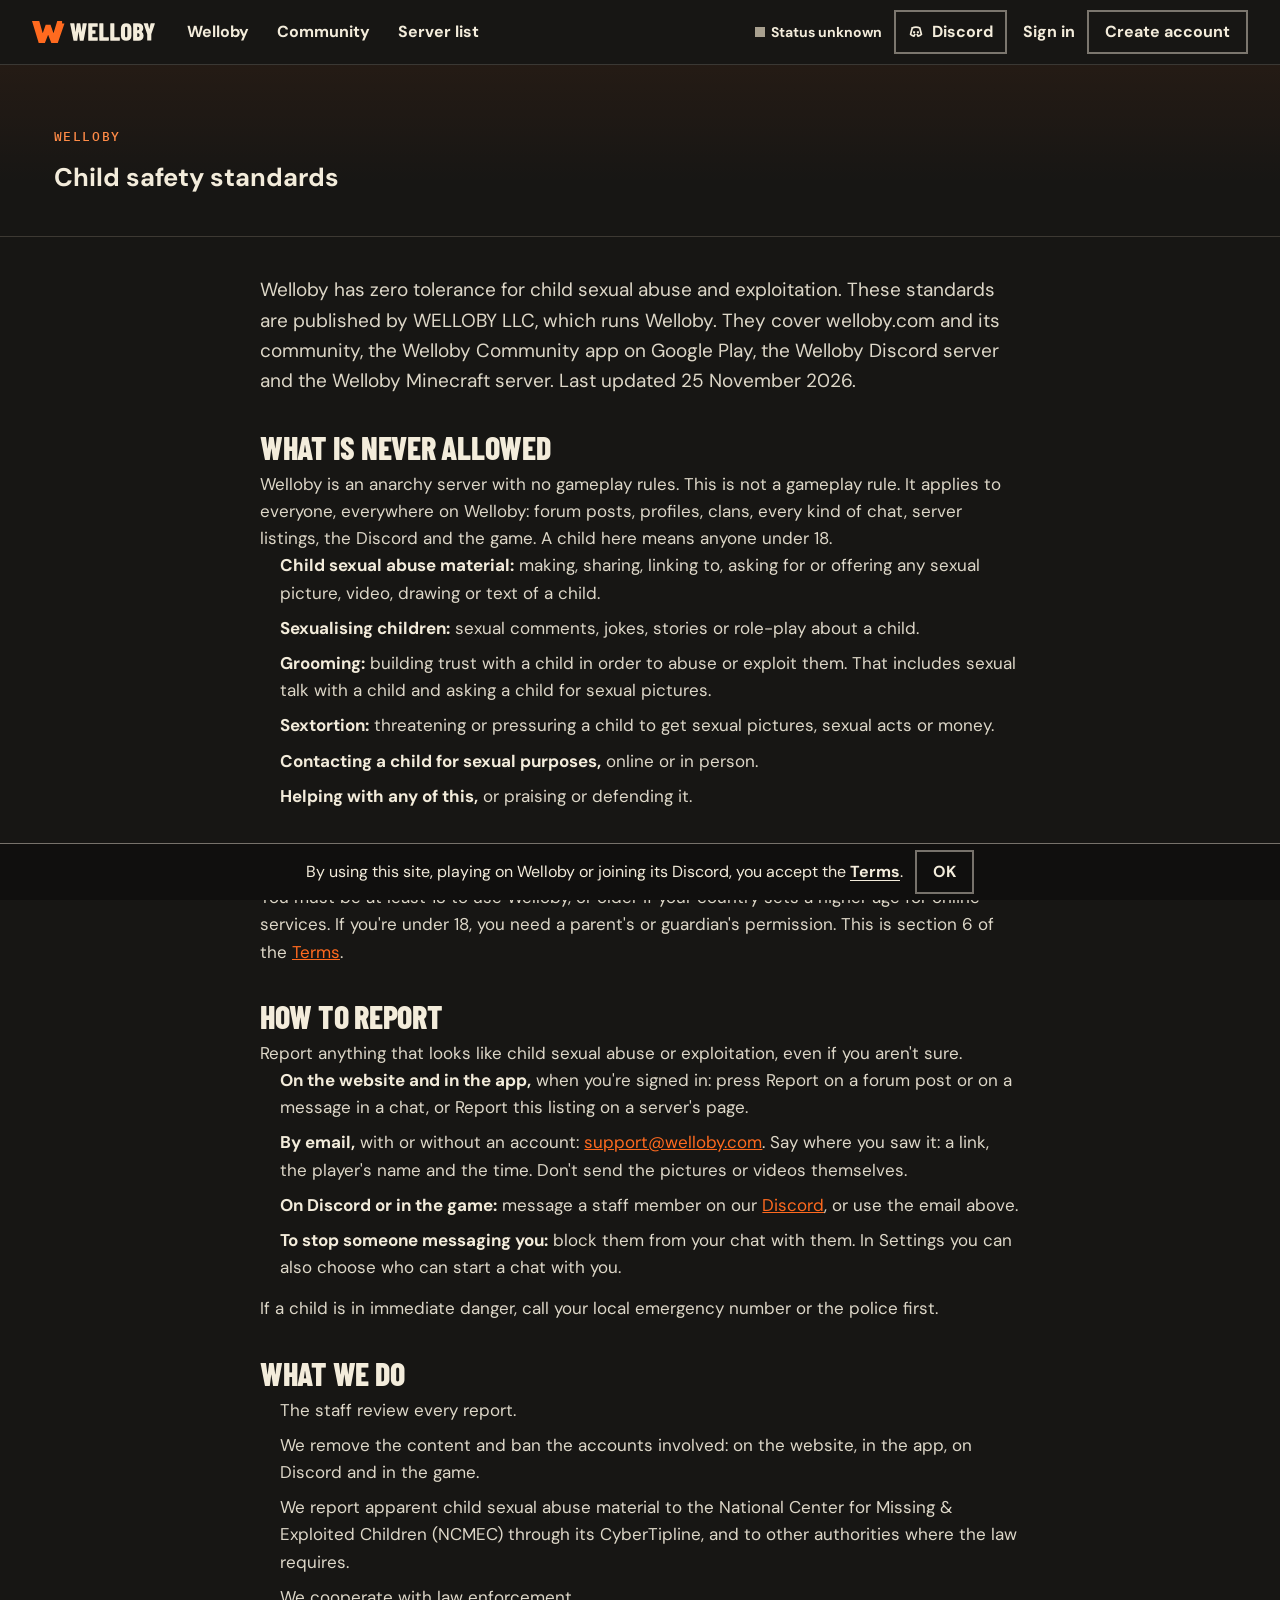
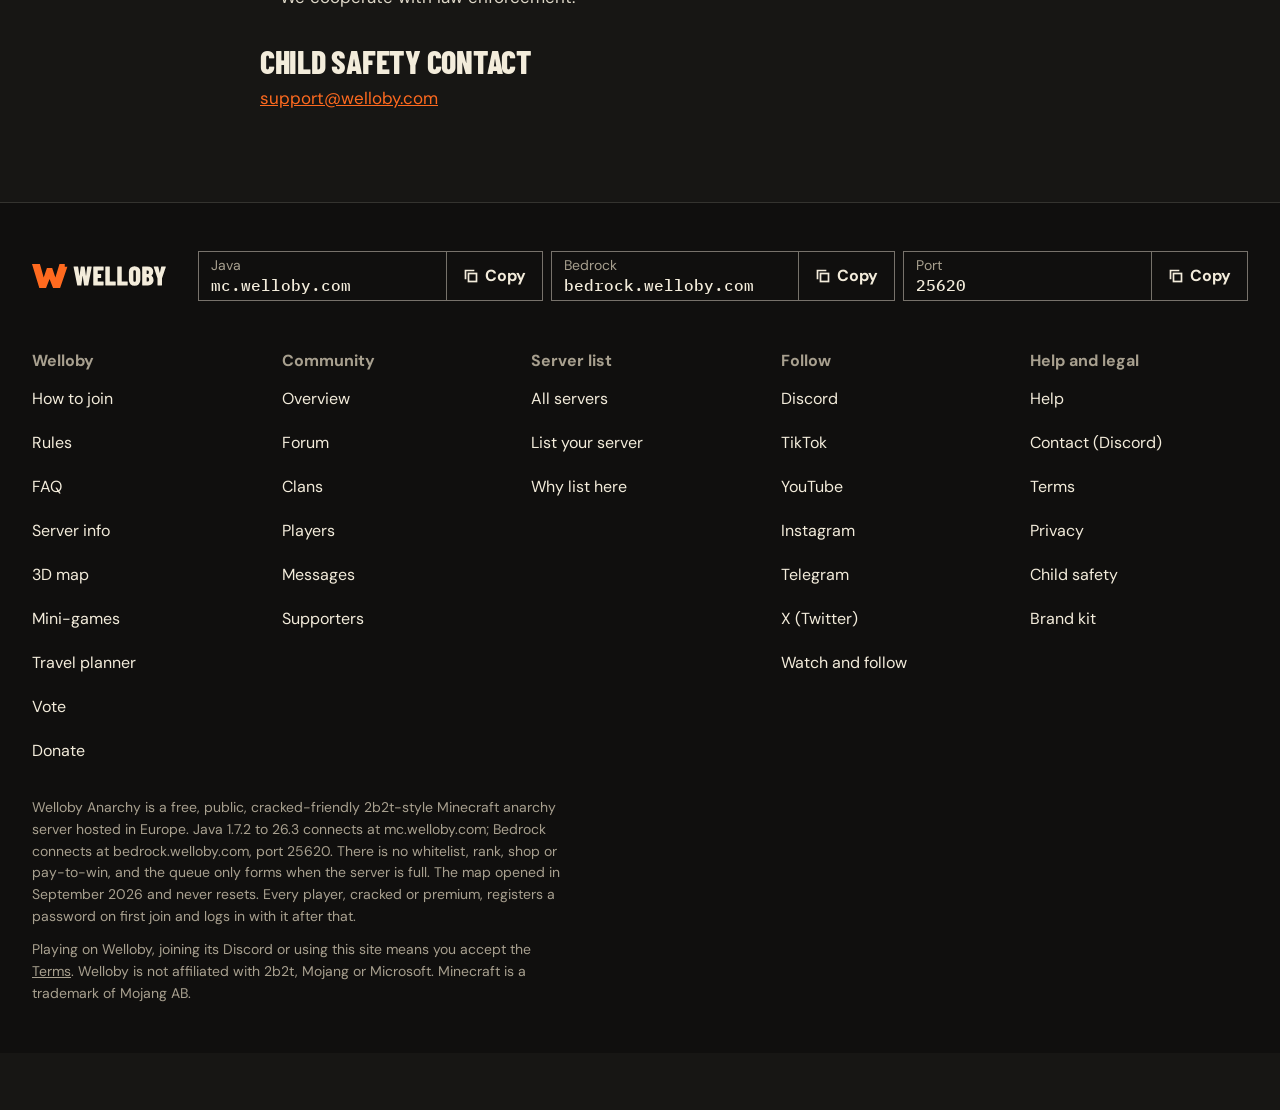
<file: child-safety.html>
<!doctype html>
<html lang="en">
<head>
<meta charset="utf-8">
<meta name="viewport" content="width=device-width, initial-scale=1">
<title>Child safety standards · Welloby</title>
<meta name="description" content="Welloby's standards against child sexual abuse and exploitation: what is never allowed, how to report it, and what the staff do about it.">
<meta name="theme-color" content="#171614">
<meta name="color-scheme" content="dark">
<link rel="canonical" href="https://welloby.com/child-safety">
<meta property="og:type" content="website">
<meta property="og:site_name" content="Welloby Anarchy">
<meta property="og:title" content="Welloby child safety standards">
<meta property="og:description" content="Zero tolerance for child sexual abuse and exploitation: what is never allowed, how to report it and what the staff do.">
<meta property="og:url" content="https://welloby.com/child-safety">
<meta property="og:image" content="https://welloby.com/media/og.jpg">
<meta property="og:image:width" content="1200">
<meta property="og:image:height" content="630">
<meta name="twitter:card" content="summary_large_image">
<meta name="twitter:site" content="@WellobyLLC">
<link rel="icon" href="media/favicon.ico" sizes="any">
<link rel="icon" href="media/favicon-32.png" type="image/png" sizes="32x32">
<link rel="apple-touch-icon" href="media/apple-touch-icon.png">
<script>(function(){var h=document.documentElement,c=" js";try{if(localStorage.getItem("welloby.terms")==="2026-11-20")c+=" terms-ok";if(localStorage.getItem("welloby.session"))c+=" acct-wait"}catch(e){}try{if(/Android/i.test(navigator.userAgent)&&(matchMedia("(display-mode: standalone)").matches||document.referrer.indexOf("android-app://com.welloby.app")===0))c+=" in-app"}catch(e){}h.className+=c})()</script>
<style>
@font-face{font-family:"Barlow Condensed";src:url(fonts/barlow-condensed.woff2) format("woff2");font-weight:800;font-style:normal;font-display:swap}
@font-face{font-family:"DM Sans";src:url(fonts/dm-sans.woff2) format("woff2");font-weight:100 1000;font-style:normal;font-display:swap}
@font-face{font-family:"IBM Plex Mono";src:url(fonts/ibm-plex-mono.woff2) format("woff2");font-weight:500;font-style:normal;font-display:swap}
.legal h2{margin:36px 0 10px;font-size:clamp(24px,2.6vw,32px)}
.legal p,.legal li{font-size:17px;line-height:1.6;color:rgba(243,236,219,.9)}
.legal ul{padding-left:1.2em;display:grid;gap:8px}
.legal ul+p{margin-top:14px}
.legal b{color:var(--bone)}
.legal a{color:var(--lava)}
.legal .lede{font-size:19px}
.legal{padding-bottom:90px}
</style>
<link rel="stylesheet" href="assets/site.css?v=0ad483a979">
<link rel="stylesheet" href="assets/community.css?v=4ad0000663">
<script defer src="assets/data.js?v=1bb241707a"></script>
<script defer src="assets/site.js?v=82ba15a883"></script>
<script defer src="assets/community-core.js?v=256be298e2"></script>
<script defer src="assets/motion.js?v=e5b9ec28ce"></script>
</head>
<body class="legal-page page-other">
<a class="skip" href="#main">Skip to content</a>
<div class="terms-strip" data-terms-bar role="region" aria-label="Terms of use"><p>By using this site, playing on Welloby or joining its Discord, you accept the <a href="terms.html">Terms</a>.</p><button type="button" class="btn-out" data-terms-ok>OK</button></div>
<svg class="sprite" aria-hidden="true" focusable="false">
  <symbol id="i-copy" viewBox="0 0 16 16"><rect x="5.5" y="5.5" width="8" height="8"/><path d="M10.5 2.5h-8v8"/></symbol>
  <symbol id="i-check" viewBox="0 0 16 16"><path d="m2.5 8.5 3.5 3.5 7.5-8"/></symbol>
  <symbol id="i-refresh" viewBox="0 0 16 16"><path d="M13.5 7a5.5 5.5 0 1 0-.8 3.8M13.5 2.5V7H9"/></symbol>
  <symbol id="i-ext" viewBox="0 0 16 16"><path d="M6 3H3v10h10v-3M9 3h4v4M13 3 7.5 8.5"/></symbol>
  <symbol id="i-plus" viewBox="0 0 16 16"><path d="M8 2.5v11M2.5 8h11"/></symbol>
  <symbol id="i-minus" viewBox="0 0 16 16"><path d="M2.5 8h11"/></symbol>
  <symbol id="i-home" viewBox="0 0 16 16"><rect x="4" y="4" width="8" height="8"/><path d="M8 1v3m0 8v3M1 8h3m8 0h3"/></symbol>
  <symbol id="i-expand" viewBox="0 0 16 16"><path d="M2 6V2h4m4 0h4v4m0 4v4h-4m-4 0H2v-4"/></symbol>
  <symbol id="i-shrink" viewBox="0 0 16 16"><path d="M6 2v4H2m12 0h-4V2m0 12v-4h4M2 10h4v4"/></symbol>
  <symbol id="i-pin" viewBox="0 0 16 16"><path d="M4 2h8v6l-4 6-4-6z"/><rect x="6.5" y="4.5" width="3" height="3"/></symbol>
  <symbol id="i-ruler" viewBox="0 0 16 16"><path d="m2 11 9-9 3 3-9 9zM5 8l1.5 1.5M7 6l1.5 1.5M9 4l1.5 1.5"/></symbol>
  <symbol id="i-link" viewBox="0 0 16 16"><path d="M7 9a3 3 0 0 0 4.2 0l2-2A3 3 0 0 0 9 2.8l-.8.8M9 7a3 3 0 0 0-4.2 0l-2 2A3 3 0 0 0 7 13.2l.8-.8"/></symbol>
  <symbol id="i-dice" viewBox="0 0 16 16"><rect x="2.5" y="2.5" width="11" height="11"/><path d="M5.5 5.5h.01M10.5 5.5h.01M8 8h.01M5.5 10.5h.01M10.5 10.5h.01" stroke-width="2"/></symbol>
  <symbol id="i-x" viewBox="0 0 16 16"><path d="m3.5 3.5 9 9m0-9-9 9"/></symbol>
  <symbol id="i-trash" viewBox="0 0 16 16"><path d="M2.5 4.5h11M6 4V2.5h4V4m-6 .5.6 9h6.8l.6-9M6.6 7v4m2.8-4v4"/></symbol>
  <symbol id="i-menu" viewBox="0 0 16 16"><path d="M2 4.5h12M2 8h12M2 11.5h12"/></symbol>
  <symbol id="i-down" viewBox="0 0 16 16"><path d="M8 2v9m-4-4 4 4 4-4M2.5 13.5h11"/></symbol>
  <symbol id="i-panel" viewBox="0 0 16 16"><rect x="2" y="2.5" width="12" height="11"/><path d="M10 2.5v11"/></symbol>
  <symbol id="i-send" viewBox="0 0 16 16"><path d="M2.5 8h10.5M8.5 3.5 13 8l-4.5 4.5"/></symbol>
  <symbol id="i-heart" viewBox="0 0 16 16"><path d="M8 13.5 2.6 8.1a3.1 3.1 0 0 1 4.4-4.4l1 1 1-1a3.1 3.1 0 0 1 4.4 4.4z"/></symbol>
  <symbol id="i-chat" viewBox="0 0 16 16"><path d="M2.5 3h11v7.5H7l-3 2.5v-2.5H2.5z"/></symbol>
  <symbol id="i-play" viewBox="0 0 16 16"><path d="M4.5 2.5v11l9-5.5z"/></symbol>
  <symbol id="i-pause" viewBox="0 0 16 16"><path d="M5 3v10m6-10v10"/></symbol>
  <symbol id="i-trophy" viewBox="0 0 16 16"><path d="M4.5 2.5h7v3.5a3.5 3.5 0 0 1-7 0zM4.5 4H2v1.5A2.5 2.5 0 0 0 4.7 8M11.5 4H14v1.5A2.5 2.5 0 0 1 11.3 8M8 9.5v3M5 13.5h6"/></symbol>
  <symbol id="i-mail" viewBox="0 0 16 16"><rect x="2" y="3.5" width="12" height="9"/><path d="m2 4 6 5 6-5"/></symbol>
  <symbol id="i-search" viewBox="0 0 16 16"><circle cx="7" cy="7" r="4.5"/><path d="m10.5 10.5 3.5 3.5"/></symbol>
  <symbol id="i-up" viewBox="0 0 16 16"><path d="M8 14V4M3.5 8.5 8 4l4.5 4.5M2.5 2h11"/></symbol>
  <symbol id="i-share" viewBox="0 0 16 16"><path d="M8 10V2.5M5 5.5l3-3 3 3M3 8.5v5h10v-5"/></symbol>
  <symbol id="i-lock" viewBox="0 0 16 16"><rect x="3.5" y="7.5" width="9" height="6"/><path d="M5.5 7.5v-2a2.5 2.5 0 0 1 5 0v2"/></symbol>
  <symbol id="i-flag" viewBox="0 0 16 16"><path d="M3.5 14V2.5M3.5 3h8l-2 3 2 3h-8"/></symbol>
  <symbol id="i-users" viewBox="0 0 16 16"><rect x="4" y="3" width="4" height="4"/><path d="M2 13.5c.4-2.6 1.8-4 4-4s3.6 1.4 4 4M10.5 3.2a2 2 0 0 1 0 3.6M11.5 9.6c1.4.5 2.2 1.8 2.5 3.9"/></symbol>
  <symbol id="i-scroll" viewBox="0 0 16 16"><path d="M4 2.5h8v9.5a1.5 1.5 0 0 1-3 0v-1H2.5V12A1.5 1.5 0 0 0 4 13.5h7M6 5.5h4M6 8h4"/></symbol>
  <symbol id="i-swap" viewBox="0 0 16 16"><path d="M2.5 5.5h10M10 3l2.5 2.5L10 8M13.5 10.5h-10M6 8l-2.5 2.5L6 13"/></symbol>
  <symbol id="i-help" viewBox="0 0 16 16"><rect x="2" y="2" width="12" height="12"/><path d="M6.2 6.3a1.9 1.9 0 1 1 2.6 1.8c-.5.2-.8.6-.8 1.1v.6M8 11.4h.01"/></symbol>
  <symbol id="i-edit" viewBox="0 0 16 16"><path d="m10.5 2.5 3 3-8 8h-3v-3zM9 4l3 3"/></symbol>
  <symbol id="i-tiktok" viewBox="0 0 16 16"><path d="M9 2v8.6a2.6 2.6 0 1 1-2.6-2.6M9 2c.4 2.1 1.8 3.4 4 3.6"/></symbol>
  <symbol id="i-instagram" viewBox="0 0 16 16"><rect x="2.5" y="2.5" width="11" height="11" rx="3.2"/><circle cx="8" cy="8" r="2.6"/><path d="M11.3 4.7h.01" stroke-width="2"/></symbol>
  <symbol id="i-telegram" viewBox="0 0 16 16"><path d="M14 2.6 1.9 7.3l4.4 1.5L12 5 7.7 9.6v3.8l2.2-2.5 3 2.2z"/></symbol>
  <symbol id="i-youtube" viewBox="0 0 16 16"><rect x="1.5" y="3.5" width="13" height="9" rx="2.6"/><path d="m6.6 6 3.4 2-3.4 2z"/></symbol>
  <symbol id="i-xlogo" viewBox="0 0 16 16"><path d="M2.5 2.5h3l8 11h-3zM13.5 2.5 8.7 7.8M2.5 13.5l4.8-5.3"/></symbol>
  <symbol id="i-discord" viewBox="0 0 16 16"><path d="M4.2 4c1.2-.6 2.4-.8 3.8-.8s2.6.2 3.8.8l1.6 6.3c-1 .9-2.2 1.5-3.4 1.8l-.7-1.4M4.2 4 2.6 10.3c1 .9 2.2 1.5 3.4 1.8l.7-1.4"/><path d="M6.1 8.2h.01M9.9 8.2h.01" stroke-width="2"/></symbol>
  <symbol id="i-go" viewBox="0 0 16 16"><path d="M2.5 8h10.5M8.5 3.5 13 8l-4.5 4.5"/></symbol>
  <symbol id="i-face" viewBox="0 0 8 8"><rect width="8" height="8" fill="#ff6a1f" stroke="none"/><rect width="8" height="2" fill="#c2371a" stroke="none"/><rect x="1" y="3" width="2" height="2" fill="#f3ecdb" stroke="none"/><rect x="5" y="3" width="2" height="2" fill="#f3ecdb" stroke="none"/><rect x="2" y="4" width="1" height="1" fill="#171614" stroke="none"/><rect x="6" y="4" width="1" height="1" fill="#171614" stroke="none"/><rect x="3" y="6" width="2" height="1" fill="#171614" stroke="none"/></symbol>
</svg>

<header class="bar" id="top">
  <div class="frame bar-row">
    <a class="logo bar-brand" href="index.html" aria-label="Welloby, home"><img class="logo-word" src="media/wordmark.svg" width="134" height="24" alt=""><img class="logo-w" src="media/mark.svg" width="34" height="23" alt=""></a>
    <nav class="parts parts-top" aria-label="Site"><a href="index.html">Welloby</a><a href="community.html">Community</a><a href="servers.html">Server list</a></nav>
    <p class="bar-live"><span class="sr-only">Server status: </span><i class="lamp" data-status-lamp data-state="loading" aria-hidden="true"></i><span data-status-short>Checking</span><span class="players" data-players hidden></span></p>
    <a class="btn-out bar-dc" href="https://discord.gg/cwHKDtXQWD" target="_blank" rel="noopener"><svg class="i" aria-hidden="true"><use href="#i-discord"/></svg>Discord</a>
    <span class="bar-acct" data-account><a class="acct-in" href="community.html#/login">Sign in</a><a class="btn-out acct-join" href="community.html#/register">Create account</a></span>
    <details class="menu" id="menu">
      <summary class="menu-btn" aria-label="Menu"><svg class="i when-shut" aria-hidden="true"><use href="#i-menu"/></svg><svg class="i when-open" aria-hidden="true"><use href="#i-x"/></svg><span class="when-shut">Menu</span><span class="when-open">Close</span></summary>
      <div class="menu-sheet"><div class="menu-in">
        <div class="menu-acct" data-account-menu><a class="btn-out" href="community.html#/login">Sign in</a><a class="btn-out" href="community.html#/register">Create account</a></div>
        <p class="menu-note">One free account for the Community and the Server list. You do not need one to play.</p>
        <div class="menu-rows menu-search"><button type="button" class="menu-row" data-cmd-open><svg class="i" aria-hidden="true"><use href="#i-search"/></svg><span>Search this site</span></button></div>
        <section class="ipcard" aria-label="Welloby server address (IP)">
          <p class="ipcard-title">Welloby server address (IP)</p>
          <div class="iprow"><p class="ip-who">Computer (Java Edition)</p><div class="ipfield"><code translate="no">mc.welloby.com</code><button type="button" class="btn-main" data-copy="mc.welloby.com" data-copy-label="mc.welloby.com" data-copy-where="In Minecraft, choose Multiplayer, then Add Server, and paste it into Server Address." aria-label="Copy the Java address, mc.welloby.com"><svg class="i when-idle" aria-hidden="true"><use href="#i-copy"/></svg><svg class="i when-copied" aria-hidden="true"><use href="#i-check"/></svg><span class="when-idle">Copy</span><span class="when-copied">Copied</span></button></div></div>
          <div class="iprow"><p class="ip-who">Phone, tablet, console, Windows (Bedrock)</p><div class="ipfield"><code translate="no">bedrock.welloby.com</code><button type="button" class="btn-main" data-copy="bedrock.welloby.com" data-copy-label="bedrock.welloby.com" data-copy-where="In Minecraft, choose Play, then Servers, then Add Server, and paste it into Server Address. The port is 25620." aria-label="Copy the Bedrock address, bedrock.welloby.com"><svg class="i when-idle" aria-hidden="true"><use href="#i-copy"/></svg><svg class="i when-copied" aria-hidden="true"><use href="#i-check"/></svg><span class="when-idle">Copy</span><span class="when-copied">Copied</span></button></div><div class="ipfield"><span class="ipfield-k">Port</span><code translate="no">25620</code><button type="button" class="btn-out" data-copy="25620" data-copy-label="the port, 25620" data-copy-where="Paste it into Port, under the server address." aria-label="Copy the Bedrock port, 25620"><svg class="i when-idle" aria-hidden="true"><use href="#i-copy"/></svg><svg class="i when-copied" aria-hidden="true"><use href="#i-check"/></svg><span class="when-idle">Copy port</span><span class="when-copied">Copied</span></button></div></div>
        </section>
        <nav class="menu-parts" aria-label="All pages"><div class="menu-part"><h2><a href="index.html">Welloby</a></h2><ul class="menu-list"><li><a href="index.html#join">How to join</a></li><li><a href="index.html#rules">Rules</a></li><li><a href="index.html#faq">FAQ</a></li><li><a href="map.html#map">Map</a></li><li><a href="index.html#vote">Vote</a></li><li><a href="index.html#donate">Donate</a></li></ul></div><div class="menu-part"><h2><a href="community.html">Community</a></h2><ul class="menu-list"><li><a href="community.html">Overview</a></li><li><a href="community.html#/forum">Forum</a></li><li><a href="community.html#/clans">Clans</a></li><li><a href="community.html#/players">Players</a></li><li><a href="community.html#/messages">Messages</a></li><li><a href="community.html#/supporters">Supporters</a></li></ul></div><div class="menu-part"><h2><a href="servers.html">Server list</a></h2><ul class="menu-list"><li><a href="servers.html">All servers</a></li><li><a href="servers.html#/servers/new">List your server</a></li><li><a href="servers.html#/servers/why">Why list here</a></li></ul></div></nav>
        <div class="menu-rows">
          <a class="menu-row" href="https://discord.gg/cwHKDtXQWD" target="_blank" rel="noopener"><svg class="i" aria-hidden="true"><use href="#i-discord"/></svg><span>Discord</span><svg class="i menu-row-end" aria-hidden="true"><use href="#i-ext"/></svg></a>
          <a class="menu-row" href="faq.html"><svg class="i" aria-hidden="true"><use href="#i-help"/></svg><span>Help: questions and answers</span></a>
        </div>
        <ul class="menu-more"><li><a href="map.html#games">Mini-games</a></li><li><a href="faq.html#server-info">Server info</a></li><li><a href="map.html#planner">Travel planner</a></li><li><a href="watch.html">Watch and follow</a></li><li><a href="watch.html#brand">Brand kit</a></li><li><a href="terms.html">Terms</a></li><li><a href="privacy.html">Privacy</a></li></ul>
      </div></div>
    </details>
  </div>
</header>
<div class="bar-sub"><nav class="parts parts-sub" aria-label="Site"><a href="index.html">Welloby</a><a href="community.html">Community</a><a href="servers.html">Server list</a></nav><div class="frame acct-row"><span class="acct-slot" data-account><a class="acct-in" href="community.html#/login">Sign in</a><a class="btn-out acct-join" href="community.html#/register">Create account</a></span></div></div>


<main id="main" tabindex="-1">
  <section class="pagehead"><div class="wrap"><p class="kicker">Welloby</p><h1>Child safety standards</h1></div></section>
  <div class="wrap narrow legal">
    <p class="lede">Welloby has zero tolerance for child sexual abuse and exploitation. These standards are published by WELLOBY LLC, which runs Welloby. They cover welloby.com and its community, the Welloby Community app on Google Play, the Welloby Discord server and the Welloby Minecraft server. Last updated 25 November 2026.</p>

    <h2 id="never">What is never allowed</h2>
    <p>Welloby is an anarchy server with no gameplay rules. This is not a gameplay rule. It applies to everyone, everywhere on Welloby: forum posts, profiles, clans, every kind of chat, server listings, the Discord and the game. A child here means anyone under 18.</p>
    <ul>
      <li><b>Child sexual abuse material:</b> making, sharing, linking to, asking for or offering any sexual picture, video, drawing or text of a child.</li>
      <li><b>Sexualising children:</b> sexual comments, jokes, stories or role-play about a child.</li>
      <li><b>Grooming:</b> building trust with a child in order to abuse or exploit them. That includes sexual talk with a child and asking a child for sexual pictures.</li>
      <li><b>Sextortion:</b> threatening or pressuring a child to get sexual pictures, sexual acts or money.</li>
      <li><b>Contacting a child for sexual purposes,</b> online or in person.</li>
      <li><b>Helping with any of this,</b> or praising or defending it.</li>
    </ul>

    <h2 id="age">Who can use Welloby</h2>
    <p>You must be at least 13 to use Welloby, or older if your country sets a higher age for online services. If you're under 18, you need a parent's or guardian's permission. This is section 6 of the <a href="terms.html#age">Terms</a>.</p>

    <h2 id="report">How to report</h2>
    <p>Report anything that looks like child sexual abuse or exploitation, even if you aren't sure.</p>
    <ul>
      <li><b>On the website and in the app,</b> when you're signed in: press Report on a forum post or on a message in a chat, or Report this listing on a server's page.</li>
      <li><b>By email,</b> with or without an account: <a href="mailto:support@welloby.com">support@welloby.com</a>. Say where you saw it: a link, the player's name and the time. Don't send the pictures or videos themselves.</li>
      <li><b>On Discord or in the game:</b> message a staff member on our <a href="https://discord.gg/cwHKDtXQWD" target="_blank" rel="noopener">Discord</a>, or use the email above.</li>
      <li><b>To stop someone messaging you:</b> block them from your chat with them. In Settings you can also choose who can start a chat with you.</li>
    </ul>
    <p>If a child is in immediate danger, call your local emergency number or the police first.</p>

    <h2 id="action">What we do</h2>
    <ul>
      <li>The staff review every report.</li>
      <li>We remove the content and ban the accounts involved: on the website, in the app, on Discord and in the game.</li>
      <li>We report apparent child sexual abuse material to the National Center for Missing &amp; Exploited Children (NCMEC) through its CyberTipline, and to other authorities where the law requires.</li>
      <li>We cooperate with law enforcement.</li>
    </ul>

    <h2 id="contact">Child safety contact</h2>
    <p><a href="mailto:support@welloby.com">support@welloby.com</a></p>
  </div>
</main>

<footer class="site-foot" id="footer">
  <div class="frame">
    <div class="ft-top"><a class="ft-logo" href="index.html" aria-label="Welloby, home"><img src="media/wordmark.svg" width="134" height="24" alt=""></a>
      <div class="ft-ips"><div class="ipfield"><span class="ipfield-stack"><span class="ipfield-k">Java</span><code translate="no">mc.welloby.com</code></span><button type="button" class="btn-out" data-copy="mc.welloby.com" data-copy-label="mc.welloby.com" data-copy-where="In Minecraft, choose Multiplayer, then Add Server, and paste it into Server Address." aria-label="Copy the Java address, mc.welloby.com"><svg class="i when-idle" aria-hidden="true"><use href="#i-copy"/></svg><svg class="i when-copied" aria-hidden="true"><use href="#i-check"/></svg><span class="when-idle">Copy</span><span class="when-copied">Copied</span></button></div><div class="ipfield"><span class="ipfield-stack"><span class="ipfield-k">Bedrock</span><code translate="no">bedrock.welloby.com</code></span><button type="button" class="btn-out" data-copy="bedrock.welloby.com" data-copy-label="bedrock.welloby.com" data-copy-where="In Minecraft, choose Play, then Servers, then Add Server, and paste it into Server Address. The port is 25620." aria-label="Copy the Bedrock address, bedrock.welloby.com"><svg class="i when-idle" aria-hidden="true"><use href="#i-copy"/></svg><svg class="i when-copied" aria-hidden="true"><use href="#i-check"/></svg><span class="when-idle">Copy</span><span class="when-copied">Copied</span></button></div><div class="ipfield"><span class="ipfield-stack"><span class="ipfield-k">Port</span><code translate="no">25620</code></span><button type="button" class="btn-out" data-copy="25620" data-copy-label="the port, 25620" data-copy-where="Paste it into Port, under the server address." aria-label="Copy the Bedrock port, 25620"><svg class="i when-idle" aria-hidden="true"><use href="#i-copy"/></svg><svg class="i when-copied" aria-hidden="true"><use href="#i-check"/></svg><span class="when-idle">Copy</span><span class="when-copied">Copied</span></button></div></div></div>
    <nav class="ft-cols" aria-label="Footer"><div><h2>Welloby</h2><ul><li><a href="index.html#join">How to join</a></li><li><a href="index.html#rules">Rules</a></li><li><a href="index.html#faq">FAQ</a></li><li><a href="faq.html#server-info">Server info</a></li><li><a href="map.html#map">3D map</a></li><li><a href="map.html#games">Mini-games</a></li><li><a href="map.html#planner">Travel planner</a></li><li><a href="index.html#vote">Vote</a></li><li><a href="index.html#donate">Donate</a></li></ul></div><div><h2>Community</h2><ul><li><a href="community.html">Overview</a></li><li><a href="community.html#/forum">Forum</a></li><li><a href="community.html#/clans">Clans</a></li><li><a href="community.html#/players">Players</a></li><li><a href="community.html#/messages">Messages</a></li><li><a href="community.html#/supporters">Supporters</a></li></ul></div><div><h2>Server list</h2><ul><li><a href="servers.html">All servers</a></li><li><a href="servers.html#/servers/new">List your server</a></li><li><a href="servers.html#/servers/why">Why list here</a></li></ul></div><div><h2>Follow</h2><ul><li><a href="https://discord.gg/cwHKDtXQWD" target="_blank" rel="noopener">Discord</a></li><li><a href="https://www.tiktok.com/@wellobyanarchy" target="_blank" rel="noopener">TikTok</a></li><li><a href="https://www.youtube.com/@wellobyanarchy" target="_blank" rel="noopener">YouTube</a></li><li><a href="https://www.instagram.com/welloby_official/" target="_blank" rel="noopener">Instagram</a></li><li><a href="https://t.me/wellobyanarchy" target="_blank" rel="noopener">Telegram</a></li><li><a href="https://x.com/WellobyLLC" target="_blank" rel="noopener">X (Twitter)</a></li><li><a href="watch.html">Watch and follow</a></li></ul></div><div><h2>Help and legal</h2><ul><li><a href="faq.html">Help</a></li><li><a href="index.html#contact">Contact (Discord)</a></li><li><a href="terms.html">Terms</a></li><li><a href="privacy.html">Privacy</a></li><li><a href="child-safety.html">Child safety</a></li><li><a href="watch.html#brand">Brand kit</a></li></ul></div></nav>
    <p class="ft-about">Welloby Anarchy is a free, public, cracked-friendly 2b2t-style Minecraft anarchy server hosted in Europe. Java 1.7.2 to 26.3 connects at mc.welloby.com; Bedrock connects at bedrock.welloby.com, port 25620. There is no whitelist, rank, shop or pay-to-win, and the queue only forms when the server is full. The map opened in September 2026 and never resets. Every player, cracked or premium, registers a password on first join and logs in with it after that.</p>
    <p class="ft-legal">Playing on Welloby, joining its Discord or using this site means you accept the <a href="terms.html">Terms</a>. Welloby is not affiliated with 2b2t, Mojang or Microsoft. Minecraft is a trademark of Mojang AB.</p>
  </div>
</footer>
<div class="toast" role="status" aria-live="polite" data-show="0"></div>
</body>
</html>
</file>
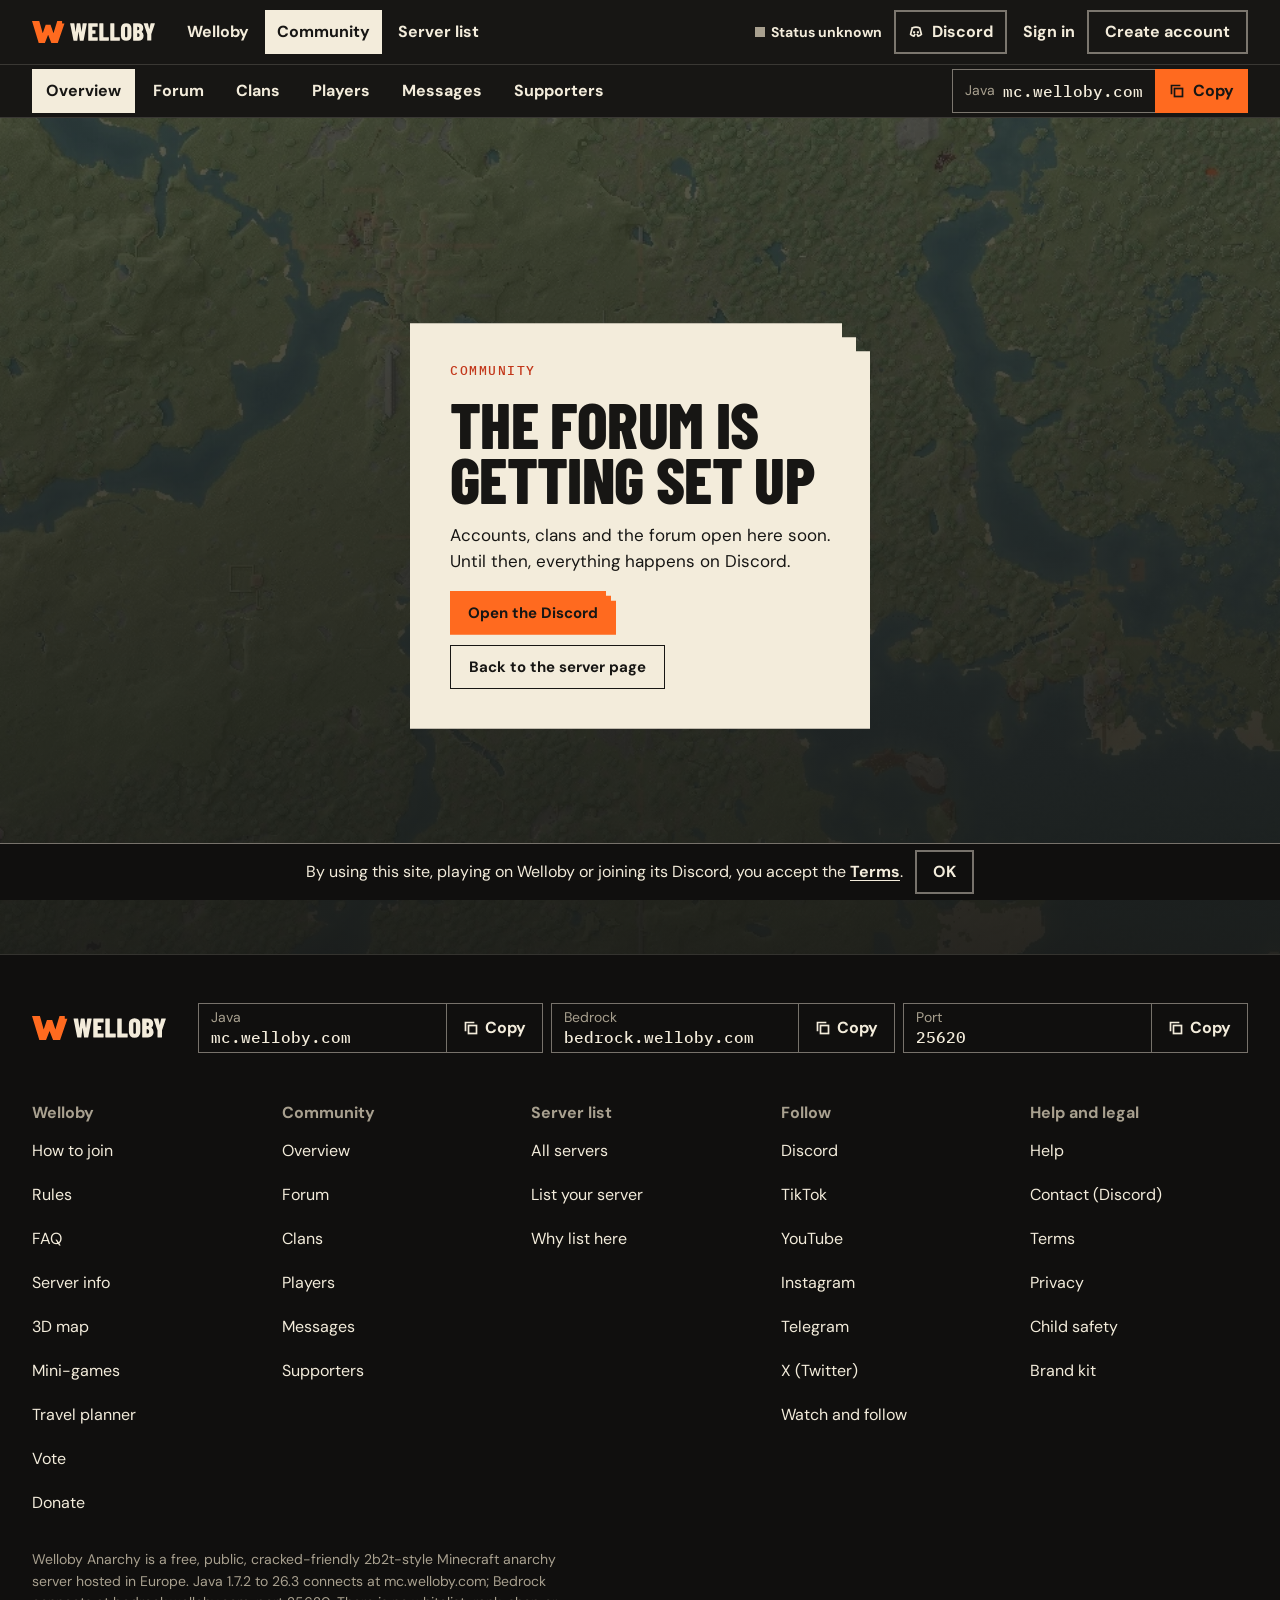
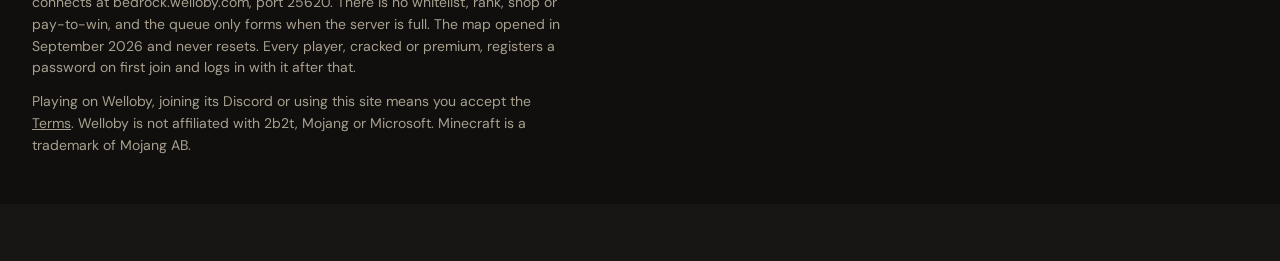
<file: community.html>
<!doctype html>
<html lang="en">
<head>
<meta charset="utf-8">
<meta name="viewport" content="width=device-width, initial-scale=1">
<title>Welloby community: clans, players and the forum</title>
<meta name="description" content="The Welloby community: make an account, found a clan with its own banner, declare wars and alliances, and talk on the forum.">
<meta name="theme-color" content="#171614">
<meta name="color-scheme" content="dark">
<link rel="canonical" href="https://welloby.com/community">
<meta property="og:type" content="website">
<meta property="og:site_name" content="Welloby Anarchy">
<meta property="og:title" content="The Welloby community">
<meta property="og:description" content="Clans, a forum, player profiles and messages for people who play on Welloby.">
<meta property="og:url" content="https://welloby.com/community">
<meta property="og:image" content="https://welloby.com/media/og.jpg">
<meta property="og:image:width" content="1200">
<meta property="og:image:height" content="630">
<meta name="twitter:card" content="summary_large_image">
<meta name="twitter:site" content="@WellobyLLC">
<link rel="preload" href="fonts/barlow-condensed.woff2" as="font" type="font/woff2" crossorigin>
<link rel="preload" href="fonts/dm-sans.woff2" as="font" type="font/woff2" crossorigin>
<link rel="preload" href="atlas/2026-11-17-1024.webp" as="image" fetchpriority="high">
<link rel="icon" href="media/favicon.ico" sizes="any">
<link rel="icon" href="media/favicon-32.png" type="image/png" sizes="32x32">
<link rel="apple-touch-icon" href="media/apple-touch-icon.png">
<link rel="manifest" href="site.webmanifest">
<meta name="mobile-web-app-capable" content="yes">
<meta name="apple-mobile-web-app-capable" content="yes">
<meta name="apple-mobile-web-app-title" content="Welloby">
<meta name="apple-mobile-web-app-status-bar-style" content="black">
<script>(function(){var h=document.documentElement,c=" js";try{if(localStorage.getItem("welloby.terms")==="2026-11-20")c+=" terms-ok";if(localStorage.getItem("welloby.session"))c+=" acct-wait"}catch(e){}try{if(/Android/i.test(navigator.userAgent)&&(matchMedia("(display-mode: standalone)").matches||document.referrer.indexOf("android-app://com.welloby.app")===0))c+=" in-app"}catch(e){}h.className+=c})()</script>
<style>
@font-face{font-family:"Barlow Condensed";src:url(fonts/barlow-condensed.woff2) format("woff2");font-weight:800;font-style:normal;font-display:swap}
@font-face{font-family:"DM Sans";src:url(fonts/dm-sans.woff2) format("woff2");font-weight:100 1000;font-style:normal;font-display:swap}
@font-face{font-family:"IBM Plex Mono";src:url(fonts/ibm-plex-mono.woff2) format("woff2");font-weight:500;font-style:normal;font-display:swap}
</style>
<link rel="stylesheet" href="assets/site.css?v=0ad483a979">
<link rel="stylesheet" href="assets/community.css?v=4ad0000663">
<script defer src="assets/data.js?v=1bb241707a"></script>
<script defer src="assets/site.js?v=82ba15a883"></script>
<script defer src="assets/community-core.js?v=256be298e2"></script>
<script defer src="assets/community.js?v=906a82b582"></script>
<script defer src="assets/motion.js?v=e5b9ec28ce"></script>
</head>
<body class="cm-page page-community" data-app="community">
<a class="skip" href="#app">Skip to content</a>
<div class="terms-strip" data-terms-bar role="region" aria-label="Terms of use"><p>By using this site, playing on Welloby or joining its Discord, you accept the <a href="terms.html">Terms</a>.</p><button type="button" class="btn-out" data-terms-ok>OK</button></div>
<svg class="sprite" aria-hidden="true" focusable="false">
  <symbol id="i-copy" viewBox="0 0 16 16"><rect x="5.5" y="5.5" width="8" height="8"/><path d="M10.5 2.5h-8v8"/></symbol>
  <symbol id="i-check" viewBox="0 0 16 16"><path d="m2.5 8.5 3.5 3.5 7.5-8"/></symbol>
  <symbol id="i-refresh" viewBox="0 0 16 16"><path d="M13.5 7a5.5 5.5 0 1 0-.8 3.8M13.5 2.5V7H9"/></symbol>
  <symbol id="i-ext" viewBox="0 0 16 16"><path d="M6 3H3v10h10v-3M9 3h4v4M13 3 7.5 8.5"/></symbol>
  <symbol id="i-plus" viewBox="0 0 16 16"><path d="M8 2.5v11M2.5 8h11"/></symbol>
  <symbol id="i-minus" viewBox="0 0 16 16"><path d="M2.5 8h11"/></symbol>
  <symbol id="i-home" viewBox="0 0 16 16"><rect x="4" y="4" width="8" height="8"/><path d="M8 1v3m0 8v3M1 8h3m8 0h3"/></symbol>
  <symbol id="i-expand" viewBox="0 0 16 16"><path d="M2 6V2h4m4 0h4v4m0 4v4h-4m-4 0H2v-4"/></symbol>
  <symbol id="i-shrink" viewBox="0 0 16 16"><path d="M6 2v4H2m12 0h-4V2m0 12v-4h4M2 10h4v4"/></symbol>
  <symbol id="i-pin" viewBox="0 0 16 16"><path d="M4 2h8v6l-4 6-4-6z"/><rect x="6.5" y="4.5" width="3" height="3"/></symbol>
  <symbol id="i-ruler" viewBox="0 0 16 16"><path d="m2 11 9-9 3 3-9 9zM5 8l1.5 1.5M7 6l1.5 1.5M9 4l1.5 1.5"/></symbol>
  <symbol id="i-link" viewBox="0 0 16 16"><path d="M7 9a3 3 0 0 0 4.2 0l2-2A3 3 0 0 0 9 2.8l-.8.8M9 7a3 3 0 0 0-4.2 0l-2 2A3 3 0 0 0 7 13.2l.8-.8"/></symbol>
  <symbol id="i-dice" viewBox="0 0 16 16"><rect x="2.5" y="2.5" width="11" height="11"/><path d="M5.5 5.5h.01M10.5 5.5h.01M8 8h.01M5.5 10.5h.01M10.5 10.5h.01" stroke-width="2"/></symbol>
  <symbol id="i-x" viewBox="0 0 16 16"><path d="m3.5 3.5 9 9m0-9-9 9"/></symbol>
  <symbol id="i-trash" viewBox="0 0 16 16"><path d="M2.5 4.5h11M6 4V2.5h4V4m-6 .5.6 9h6.8l.6-9M6.6 7v4m2.8-4v4"/></symbol>
  <symbol id="i-menu" viewBox="0 0 16 16"><path d="M2 4.5h12M2 8h12M2 11.5h12"/></symbol>
  <symbol id="i-down" viewBox="0 0 16 16"><path d="M8 2v9m-4-4 4 4 4-4M2.5 13.5h11"/></symbol>
  <symbol id="i-panel" viewBox="0 0 16 16"><rect x="2" y="2.5" width="12" height="11"/><path d="M10 2.5v11"/></symbol>
  <symbol id="i-send" viewBox="0 0 16 16"><path d="M2.5 8h10.5M8.5 3.5 13 8l-4.5 4.5"/></symbol>
  <symbol id="i-heart" viewBox="0 0 16 16"><path d="M8 13.5 2.6 8.1a3.1 3.1 0 0 1 4.4-4.4l1 1 1-1a3.1 3.1 0 0 1 4.4 4.4z"/></symbol>
  <symbol id="i-chat" viewBox="0 0 16 16"><path d="M2.5 3h11v7.5H7l-3 2.5v-2.5H2.5z"/></symbol>
  <symbol id="i-play" viewBox="0 0 16 16"><path d="M4.5 2.5v11l9-5.5z"/></symbol>
  <symbol id="i-pause" viewBox="0 0 16 16"><path d="M5 3v10m6-10v10"/></symbol>
  <symbol id="i-trophy" viewBox="0 0 16 16"><path d="M4.5 2.5h7v3.5a3.5 3.5 0 0 1-7 0zM4.5 4H2v1.5A2.5 2.5 0 0 0 4.7 8M11.5 4H14v1.5A2.5 2.5 0 0 1 11.3 8M8 9.5v3M5 13.5h6"/></symbol>
  <symbol id="i-mail" viewBox="0 0 16 16"><rect x="2" y="3.5" width="12" height="9"/><path d="m2 4 6 5 6-5"/></symbol>
  <symbol id="i-search" viewBox="0 0 16 16"><circle cx="7" cy="7" r="4.5"/><path d="m10.5 10.5 3.5 3.5"/></symbol>
  <symbol id="i-up" viewBox="0 0 16 16"><path d="M8 14V4M3.5 8.5 8 4l4.5 4.5M2.5 2h11"/></symbol>
  <symbol id="i-share" viewBox="0 0 16 16"><path d="M8 10V2.5M5 5.5l3-3 3 3M3 8.5v5h10v-5"/></symbol>
  <symbol id="i-lock" viewBox="0 0 16 16"><rect x="3.5" y="7.5" width="9" height="6"/><path d="M5.5 7.5v-2a2.5 2.5 0 0 1 5 0v2"/></symbol>
  <symbol id="i-flag" viewBox="0 0 16 16"><path d="M3.5 14V2.5M3.5 3h8l-2 3 2 3h-8"/></symbol>
  <symbol id="i-users" viewBox="0 0 16 16"><rect x="4" y="3" width="4" height="4"/><path d="M2 13.5c.4-2.6 1.8-4 4-4s3.6 1.4 4 4M10.5 3.2a2 2 0 0 1 0 3.6M11.5 9.6c1.4.5 2.2 1.8 2.5 3.9"/></symbol>
  <symbol id="i-scroll" viewBox="0 0 16 16"><path d="M4 2.5h8v9.5a1.5 1.5 0 0 1-3 0v-1H2.5V12A1.5 1.5 0 0 0 4 13.5h7M6 5.5h4M6 8h4"/></symbol>
  <symbol id="i-swap" viewBox="0 0 16 16"><path d="M2.5 5.5h10M10 3l2.5 2.5L10 8M13.5 10.5h-10M6 8l-2.5 2.5L6 13"/></symbol>
  <symbol id="i-help" viewBox="0 0 16 16"><rect x="2" y="2" width="12" height="12"/><path d="M6.2 6.3a1.9 1.9 0 1 1 2.6 1.8c-.5.2-.8.6-.8 1.1v.6M8 11.4h.01"/></symbol>
  <symbol id="i-edit" viewBox="0 0 16 16"><path d="m10.5 2.5 3 3-8 8h-3v-3zM9 4l3 3"/></symbol>
  <symbol id="i-tiktok" viewBox="0 0 16 16"><path d="M9 2v8.6a2.6 2.6 0 1 1-2.6-2.6M9 2c.4 2.1 1.8 3.4 4 3.6"/></symbol>
  <symbol id="i-instagram" viewBox="0 0 16 16"><rect x="2.5" y="2.5" width="11" height="11" rx="3.2"/><circle cx="8" cy="8" r="2.6"/><path d="M11.3 4.7h.01" stroke-width="2"/></symbol>
  <symbol id="i-telegram" viewBox="0 0 16 16"><path d="M14 2.6 1.9 7.3l4.4 1.5L12 5 7.7 9.6v3.8l2.2-2.5 3 2.2z"/></symbol>
  <symbol id="i-youtube" viewBox="0 0 16 16"><rect x="1.5" y="3.5" width="13" height="9" rx="2.6"/><path d="m6.6 6 3.4 2-3.4 2z"/></symbol>
  <symbol id="i-xlogo" viewBox="0 0 16 16"><path d="M2.5 2.5h3l8 11h-3zM13.5 2.5 8.7 7.8M2.5 13.5l4.8-5.3"/></symbol>
  <symbol id="i-discord" viewBox="0 0 16 16"><path d="M4.2 4c1.2-.6 2.4-.8 3.8-.8s2.6.2 3.8.8l1.6 6.3c-1 .9-2.2 1.5-3.4 1.8l-.7-1.4M4.2 4 2.6 10.3c1 .9 2.2 1.5 3.4 1.8l.7-1.4"/><path d="M6.1 8.2h.01M9.9 8.2h.01" stroke-width="2"/></symbol>
  <symbol id="i-go" viewBox="0 0 16 16"><path d="M2.5 8h10.5M8.5 3.5 13 8l-4.5 4.5"/></symbol>
  <symbol id="i-face" viewBox="0 0 8 8"><rect width="8" height="8" fill="#ff6a1f" stroke="none"/><rect width="8" height="2" fill="#c2371a" stroke="none"/><rect x="1" y="3" width="2" height="2" fill="#f3ecdb" stroke="none"/><rect x="5" y="3" width="2" height="2" fill="#f3ecdb" stroke="none"/><rect x="2" y="4" width="1" height="1" fill="#171614" stroke="none"/><rect x="6" y="4" width="1" height="1" fill="#171614" stroke="none"/><rect x="3" y="6" width="2" height="1" fill="#171614" stroke="none"/></symbol>
</svg>

<header class="bar" id="top">
  <div class="frame bar-row">
    <a class="logo bar-brand" href="index.html" aria-label="Welloby, home"><img class="logo-word" src="media/wordmark.svg" width="134" height="24" alt=""><img class="logo-w" src="media/mark.svg" width="34" height="23" alt=""></a>
    <nav class="parts parts-top" aria-label="Site"><a href="index.html">Welloby</a><a href="#/" aria-current="page">Community</a><a href="servers.html">Server list</a></nav>
    <p class="bar-live"><span class="sr-only">Server status: </span><i class="lamp" data-status-lamp data-state="loading" aria-hidden="true"></i><span data-status-short>Checking</span><span class="players" data-players hidden></span></p>
    <a class="btn-out bar-dc" href="https://discord.gg/cwHKDtXQWD" target="_blank" rel="noopener"><svg class="i" aria-hidden="true"><use href="#i-discord"/></svg>Discord</a>
    <span class="bar-acct" data-account><a class="acct-in" href="#/login">Sign in</a><a class="btn-out acct-join" href="#/register">Create account</a></span>
    <details class="menu" id="menu">
      <summary class="menu-btn" aria-label="Menu"><svg class="i when-shut" aria-hidden="true"><use href="#i-menu"/></svg><svg class="i when-open" aria-hidden="true"><use href="#i-x"/></svg><span class="when-shut">Menu</span><span class="when-open">Close</span></summary>
      <div class="menu-sheet"><div class="menu-in">
        <div class="menu-acct" data-account-menu><a class="btn-out" href="#/login">Sign in</a><a class="btn-out" href="#/register">Create account</a></div>
        <p class="menu-note">One free account for the Community and the Server list. You do not need one to play.</p>
        <div class="menu-rows menu-search"><button type="button" class="menu-row" data-cmd-open><svg class="i" aria-hidden="true"><use href="#i-search"/></svg><span>Search this site</span></button></div>
        <section class="ipcard" aria-label="Welloby server address (IP)">
          <p class="ipcard-title">Welloby server address (IP)</p>
          <div class="iprow"><p class="ip-who">Computer (Java Edition)</p><div class="ipfield"><code translate="no">mc.welloby.com</code><button type="button" class="btn-main" data-copy="mc.welloby.com" data-copy-label="mc.welloby.com" data-copy-where="In Minecraft, choose Multiplayer, then Add Server, and paste it into Server Address." aria-label="Copy the Java address, mc.welloby.com"><svg class="i when-idle" aria-hidden="true"><use href="#i-copy"/></svg><svg class="i when-copied" aria-hidden="true"><use href="#i-check"/></svg><span class="when-idle">Copy</span><span class="when-copied">Copied</span></button></div></div>
          <div class="iprow"><p class="ip-who">Phone, tablet, console, Windows (Bedrock)</p><div class="ipfield"><code translate="no">bedrock.welloby.com</code><button type="button" class="btn-main" data-copy="bedrock.welloby.com" data-copy-label="bedrock.welloby.com" data-copy-where="In Minecraft, choose Play, then Servers, then Add Server, and paste it into Server Address. The port is 25620." aria-label="Copy the Bedrock address, bedrock.welloby.com"><svg class="i when-idle" aria-hidden="true"><use href="#i-copy"/></svg><svg class="i when-copied" aria-hidden="true"><use href="#i-check"/></svg><span class="when-idle">Copy</span><span class="when-copied">Copied</span></button></div><div class="ipfield"><span class="ipfield-k">Port</span><code translate="no">25620</code><button type="button" class="btn-out" data-copy="25620" data-copy-label="the port, 25620" data-copy-where="Paste it into Port, under the server address." aria-label="Copy the Bedrock port, 25620"><svg class="i when-idle" aria-hidden="true"><use href="#i-copy"/></svg><svg class="i when-copied" aria-hidden="true"><use href="#i-check"/></svg><span class="when-idle">Copy port</span><span class="when-copied">Copied</span></button></div></div>
        </section>
        <nav class="menu-parts" aria-label="All pages"><div class="menu-part"><h2><a href="index.html">Welloby</a></h2><ul class="menu-list"><li><a href="index.html#join">How to join</a></li><li><a href="index.html#rules">Rules</a></li><li><a href="index.html#faq">FAQ</a></li><li><a href="map.html#map">Map</a></li><li><a href="index.html#vote">Vote</a></li><li><a href="index.html#donate">Donate</a></li></ul></div><div class="menu-part" data-current><h2><a href="#/" aria-current="page">Community</a></h2><ul class="menu-list"><li><a href="#/">Overview</a></li><li><a href="#/forum">Forum</a></li><li><a href="#/clans">Clans</a></li><li><a href="#/players">Players</a></li><li><a href="#/messages">Messages</a></li><li><a href="#/supporters">Supporters</a></li></ul></div><div class="menu-part"><h2><a href="servers.html">Server list</a></h2><ul class="menu-list"><li><a href="servers.html">All servers</a></li><li><a href="servers.html#/servers/new">List your server</a></li><li><a href="servers.html#/servers/why">Why list here</a></li></ul></div></nav>
        <div class="menu-rows">
          <a class="menu-row" href="https://discord.gg/cwHKDtXQWD" target="_blank" rel="noopener"><svg class="i" aria-hidden="true"><use href="#i-discord"/></svg><span>Discord</span><svg class="i menu-row-end" aria-hidden="true"><use href="#i-ext"/></svg></a>
          <a class="menu-row" href="faq.html"><svg class="i" aria-hidden="true"><use href="#i-help"/></svg><span>Help: questions and answers</span></a>
        </div>
        <ul class="menu-more"><li><a href="map.html#games">Mini-games</a></li><li><a href="faq.html#server-info">Server info</a></li><li><a href="map.html#planner">Travel planner</a></li><li><a href="watch.html">Watch and follow</a></li><li><a href="watch.html#brand">Brand kit</a></li><li><a href="terms.html">Terms</a></li><li><a href="privacy.html">Privacy</a></li></ul>
      </div></div>
    </details>
  </div>
</header>
<div class="bar-sub"><nav class="parts parts-sub" aria-label="Site"><a href="index.html">Welloby</a><a href="#/" aria-current="page">Community</a><a href="servers.html">Server list</a></nav><div class="frame acct-row"><span class="acct-slot" data-account><a class="acct-in" href="#/login">Sign in</a><a class="btn-out acct-join" href="#/register">Create account</a></span></div></div>
<nav class="local local-community" aria-label="Community pages"><div class="frame local-row"><div class="bar-nav"><a href="#/">Overview</a><a href="#/forum">Forum</a><a href="#/clans">Clans</a><a href="#/players">Players</a><a href="#/messages">Messages</a><a href="#/supporters">Supporters</a></div><span class="bar-ip"><span class="bar-ip-k">Java</span><code translate="no">mc.welloby.com</code><button type="button" class="btn-main" data-copy="mc.welloby.com" data-copy-label="mc.welloby.com" data-copy-where="In Minecraft, choose Multiplayer, then Add Server, and paste it into Server Address." aria-label="Copy the Java address, mc.welloby.com"><svg class="i when-idle" aria-hidden="true"><use href="#i-copy"/></svg><svg class="i when-copied" aria-hidden="true"><use href="#i-check"/></svg><span class="when-idle">Copy</span><span class="when-copied">Copied</span></button></span></div></nav>

<main id="app" class="cm" tabindex="-1">
  <div class="cm-view cm-loading"><div class="wrap"><i class="sk sk-h"></i><i class="sk"></i><i class="sk"></i></div></div>
  <noscript><div class="wrap narrow"><p>The community pages need JavaScript. Everything else is on the <a href="index.html">server page</a> and the <a href="https://discord.gg/cwHKDtXQWD">Discord</a>.</p></div></noscript>
</main>

<footer class="site-foot" id="footer">
  <div class="frame">
    <div class="ft-top"><a class="ft-logo" href="index.html" aria-label="Welloby, home"><img src="media/wordmark.svg" width="134" height="24" alt=""></a>
      <div class="ft-ips"><div class="ipfield"><span class="ipfield-stack"><span class="ipfield-k">Java</span><code translate="no">mc.welloby.com</code></span><button type="button" class="btn-out" data-copy="mc.welloby.com" data-copy-label="mc.welloby.com" data-copy-where="In Minecraft, choose Multiplayer, then Add Server, and paste it into Server Address." aria-label="Copy the Java address, mc.welloby.com"><svg class="i when-idle" aria-hidden="true"><use href="#i-copy"/></svg><svg class="i when-copied" aria-hidden="true"><use href="#i-check"/></svg><span class="when-idle">Copy</span><span class="when-copied">Copied</span></button></div><div class="ipfield"><span class="ipfield-stack"><span class="ipfield-k">Bedrock</span><code translate="no">bedrock.welloby.com</code></span><button type="button" class="btn-out" data-copy="bedrock.welloby.com" data-copy-label="bedrock.welloby.com" data-copy-where="In Minecraft, choose Play, then Servers, then Add Server, and paste it into Server Address. The port is 25620." aria-label="Copy the Bedrock address, bedrock.welloby.com"><svg class="i when-idle" aria-hidden="true"><use href="#i-copy"/></svg><svg class="i when-copied" aria-hidden="true"><use href="#i-check"/></svg><span class="when-idle">Copy</span><span class="when-copied">Copied</span></button></div><div class="ipfield"><span class="ipfield-stack"><span class="ipfield-k">Port</span><code translate="no">25620</code></span><button type="button" class="btn-out" data-copy="25620" data-copy-label="the port, 25620" data-copy-where="Paste it into Port, under the server address." aria-label="Copy the Bedrock port, 25620"><svg class="i when-idle" aria-hidden="true"><use href="#i-copy"/></svg><svg class="i when-copied" aria-hidden="true"><use href="#i-check"/></svg><span class="when-idle">Copy</span><span class="when-copied">Copied</span></button></div></div></div>
    <nav class="ft-cols" aria-label="Footer"><div><h2>Welloby</h2><ul><li><a href="index.html#join">How to join</a></li><li><a href="index.html#rules">Rules</a></li><li><a href="index.html#faq">FAQ</a></li><li><a href="faq.html#server-info">Server info</a></li><li><a href="map.html#map">3D map</a></li><li><a href="map.html#games">Mini-games</a></li><li><a href="map.html#planner">Travel planner</a></li><li><a href="index.html#vote">Vote</a></li><li><a href="index.html#donate">Donate</a></li></ul></div><div><h2>Community</h2><ul><li><a href="#/">Overview</a></li><li><a href="#/forum">Forum</a></li><li><a href="#/clans">Clans</a></li><li><a href="#/players">Players</a></li><li><a href="#/messages">Messages</a></li><li><a href="#/supporters">Supporters</a></li></ul></div><div><h2>Server list</h2><ul><li><a href="servers.html">All servers</a></li><li><a href="servers.html#/servers/new">List your server</a></li><li><a href="servers.html#/servers/why">Why list here</a></li></ul></div><div><h2>Follow</h2><ul><li><a href="https://discord.gg/cwHKDtXQWD" target="_blank" rel="noopener">Discord</a></li><li><a href="https://www.tiktok.com/@wellobyanarchy" target="_blank" rel="noopener">TikTok</a></li><li><a href="https://www.youtube.com/@wellobyanarchy" target="_blank" rel="noopener">YouTube</a></li><li><a href="https://www.instagram.com/welloby_official/" target="_blank" rel="noopener">Instagram</a></li><li><a href="https://t.me/wellobyanarchy" target="_blank" rel="noopener">Telegram</a></li><li><a href="https://x.com/WellobyLLC" target="_blank" rel="noopener">X (Twitter)</a></li><li><a href="watch.html">Watch and follow</a></li></ul></div><div><h2>Help and legal</h2><ul><li><a href="faq.html">Help</a></li><li><a href="index.html#contact">Contact (Discord)</a></li><li><a href="terms.html">Terms</a></li><li><a href="privacy.html">Privacy</a></li><li><a href="child-safety.html">Child safety</a></li><li><a href="watch.html#brand">Brand kit</a></li></ul></div></nav>
    <p class="ft-about">Welloby Anarchy is a free, public, cracked-friendly 2b2t-style Minecraft anarchy server hosted in Europe. Java 1.7.2 to 26.3 connects at mc.welloby.com; Bedrock connects at bedrock.welloby.com, port 25620. There is no whitelist, rank, shop or pay-to-win, and the queue only forms when the server is full. The map opened in September 2026 and never resets. Every player, cracked or premium, registers a password on first join and logs in with it after that.</p>
    <p class="ft-legal">Playing on Welloby, joining its Discord or using this site means you accept the <a href="terms.html">Terms</a>. Welloby is not affiliated with 2b2t, Mojang or Microsoft. Minecraft is a trademark of Mojang AB.</p>
  </div>
</footer>

<button type="button" class="to-top" data-to-top aria-label="Back to the top" hidden><svg class="i"><use href="#i-up"/></svg></button>
<div class="toast" role="status" aria-live="polite" data-show="0"></div>
</body>
</html>
</file>
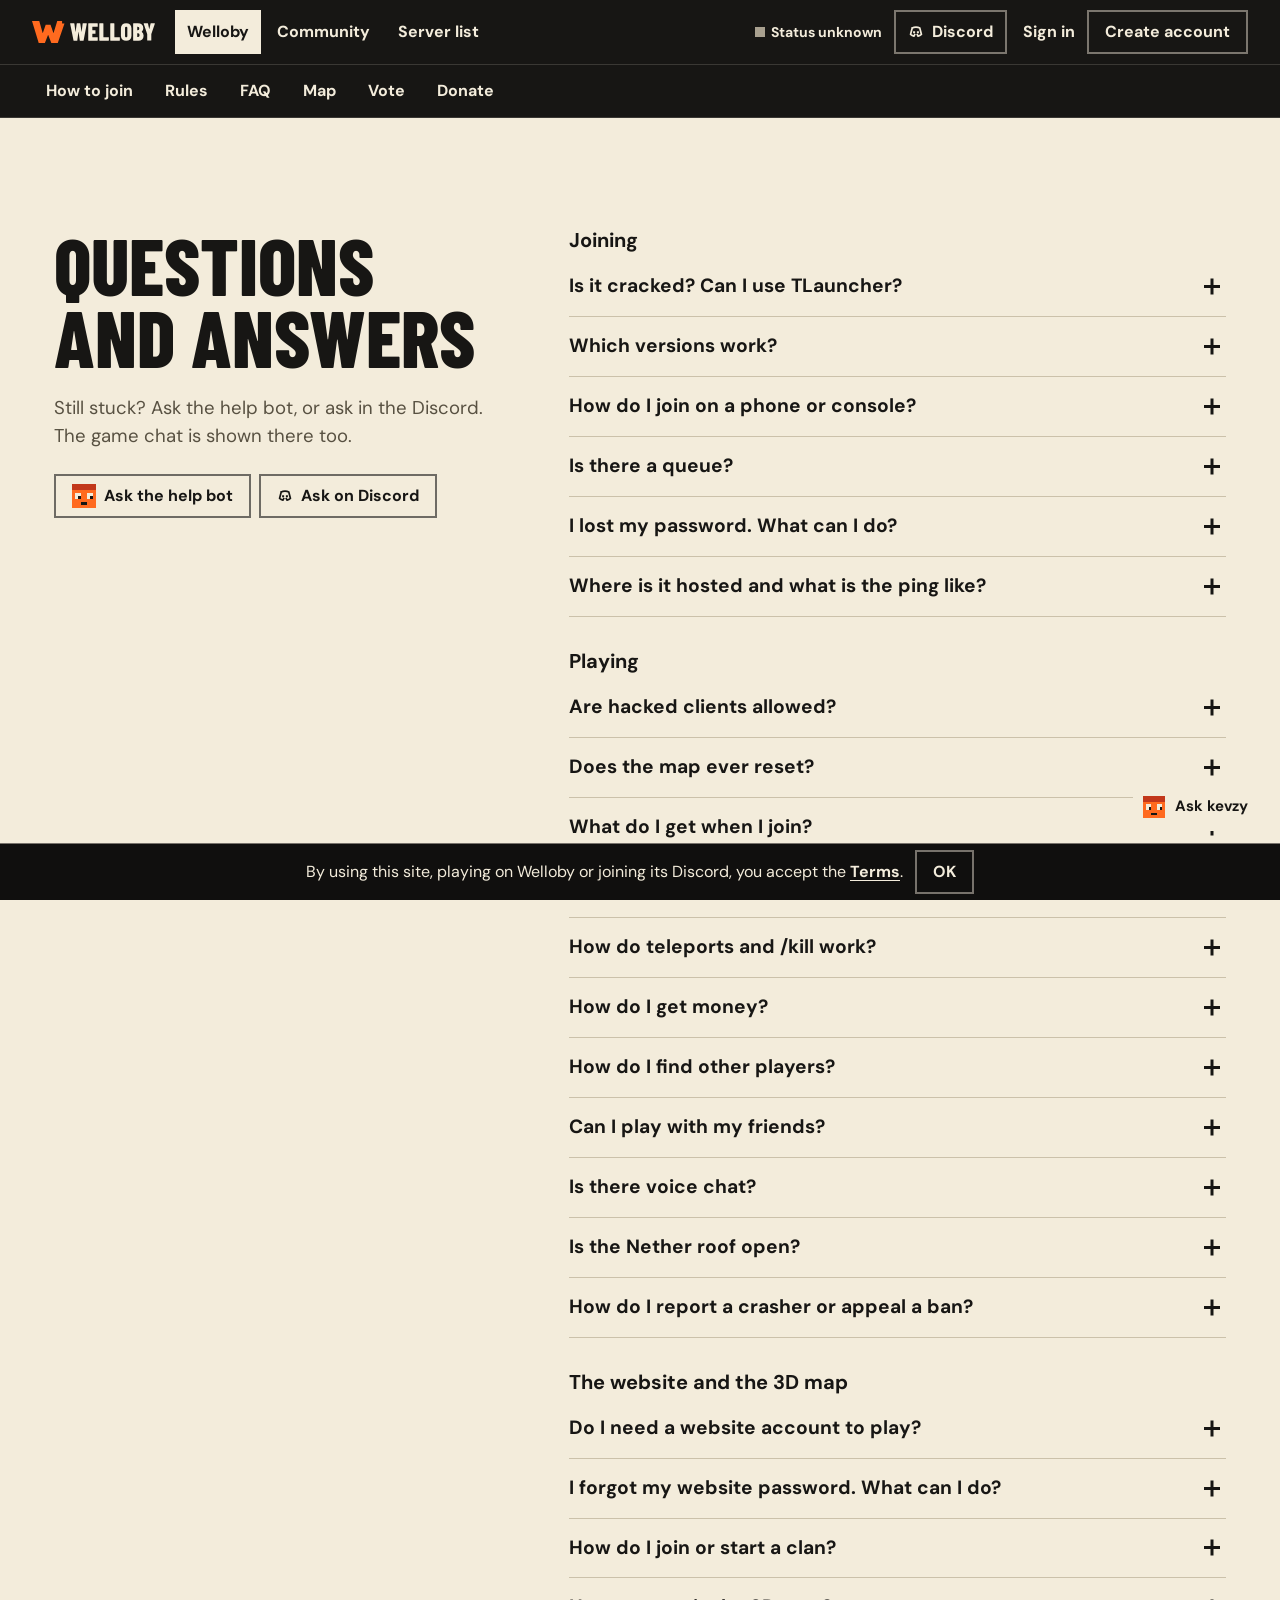
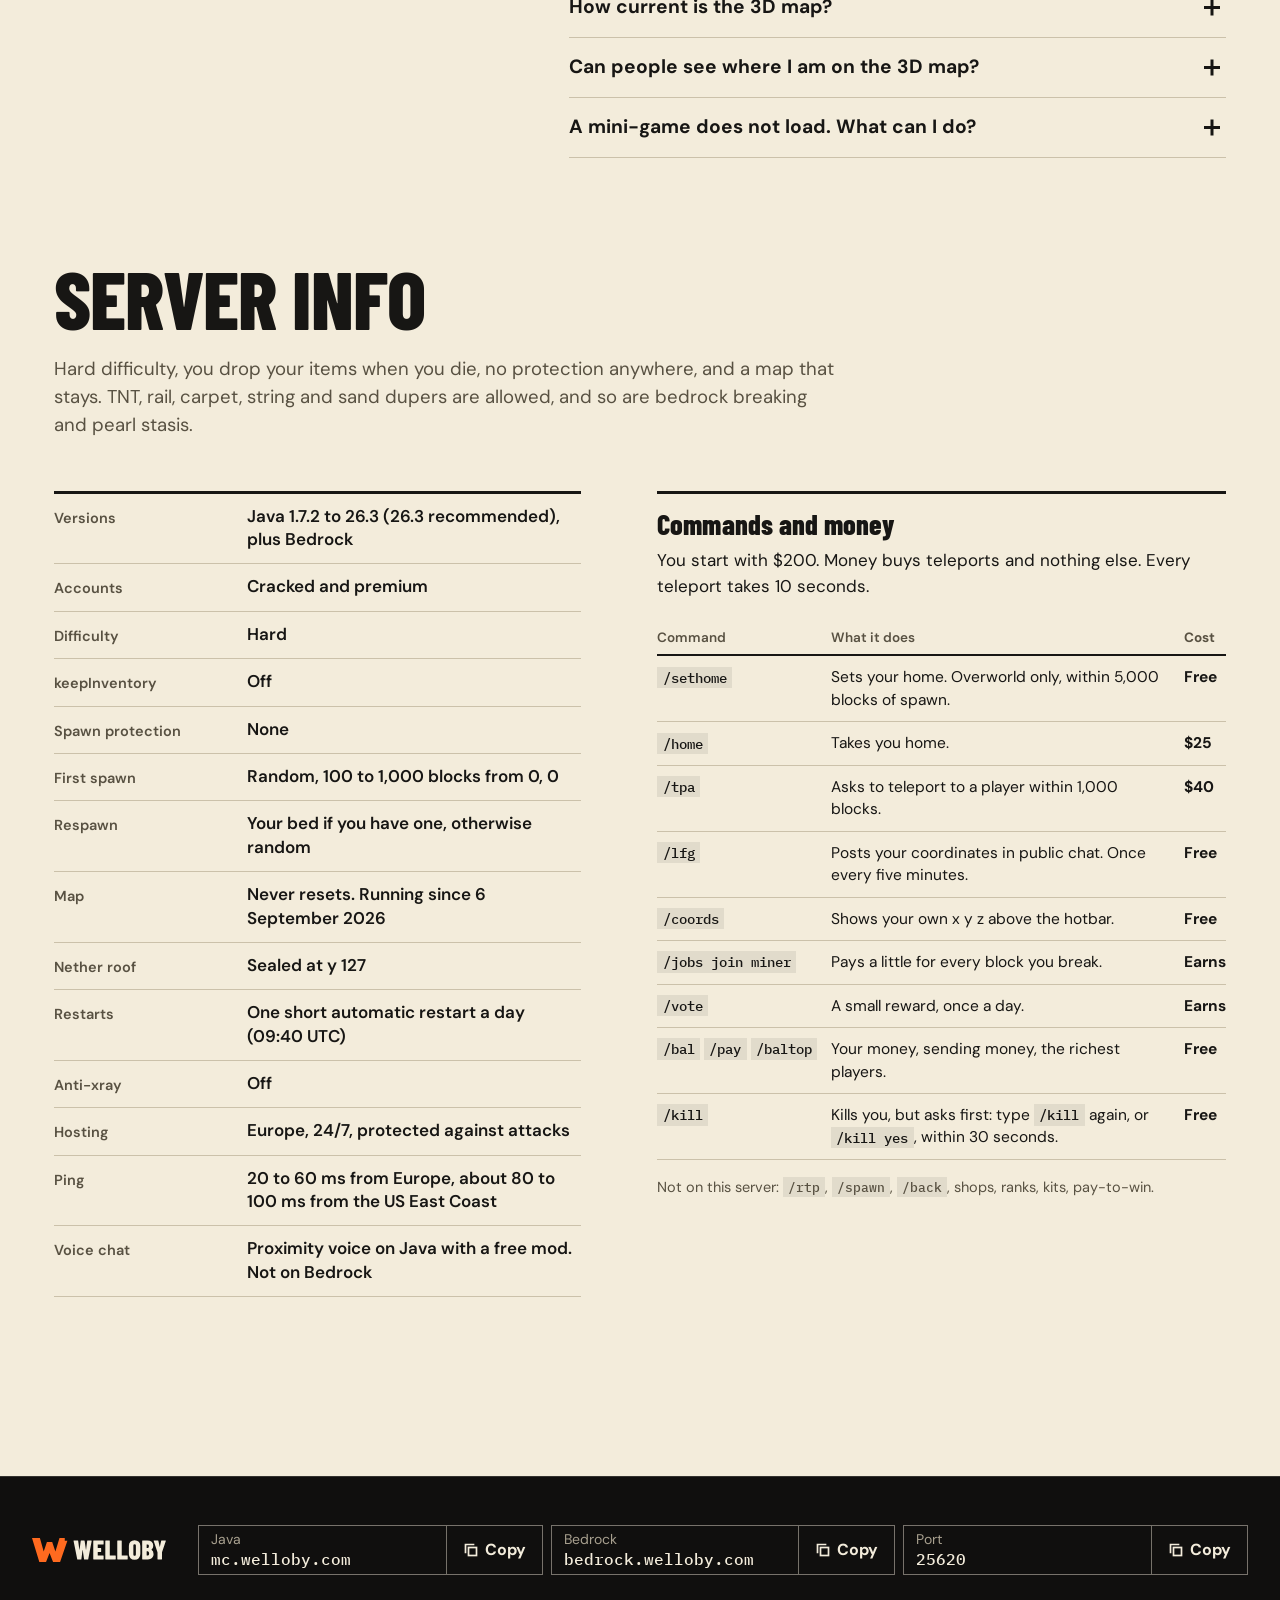
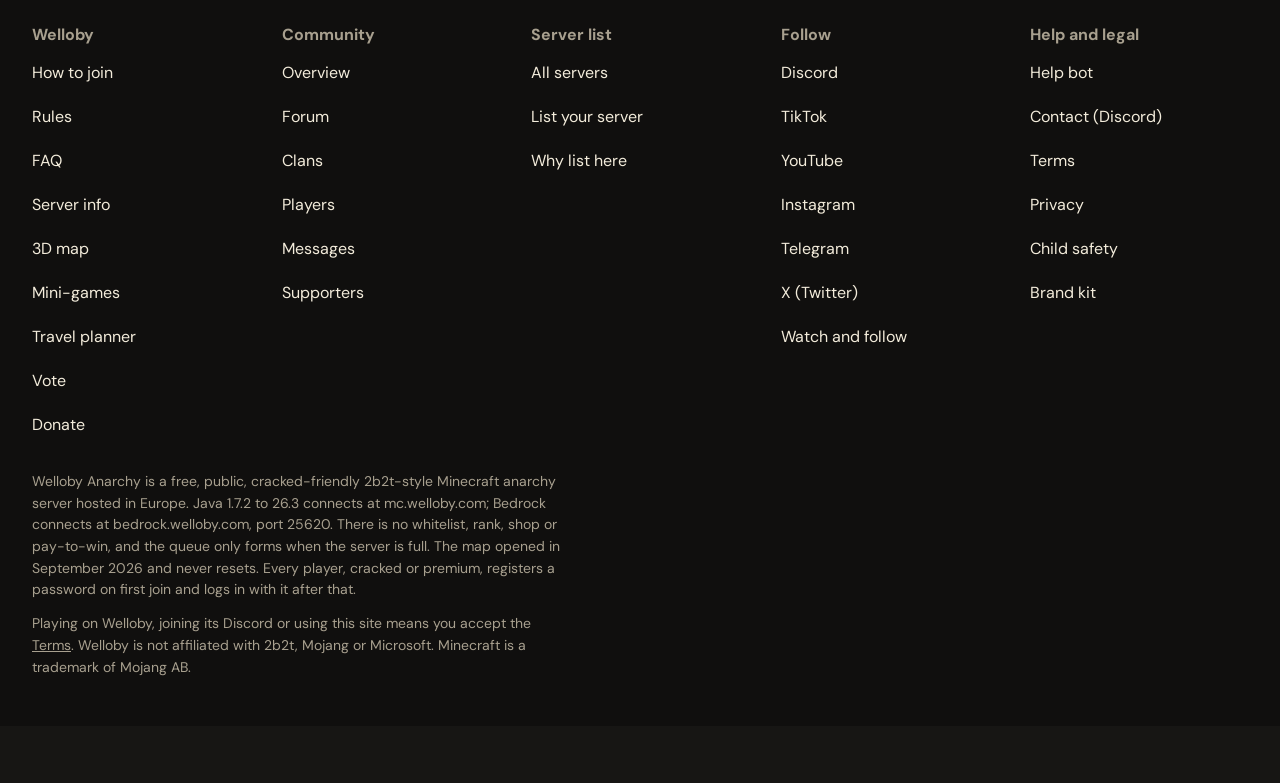
<file: faq.html>
<!doctype html>
<html lang="en">
<head>
<meta charset="utf-8">
<meta name="viewport" content="width=device-width, initial-scale=1, viewport-fit=cover">
<title>Questions and answers · Welloby</title>
<meta name="description" content="Every question about the Welloby Minecraft anarchy server: joining, passwords, versions, the queue, teleports, money, voice chat, the 3D map and website accounts. Plus the server info and commands.">
<meta name="theme-color" content="#171614">
<meta name="color-scheme" content="dark">
<link rel="canonical" href="https://welloby.com/faq">
<meta property="og:type" content="website">
<meta property="og:site_name" content="Welloby Anarchy">
<meta property="og:title" content="Welloby: questions and answers">
<meta property="og:description" content="Joining, passwords, versions, the queue, teleports, voice chat, the 3D map and website accounts.">
<meta property="og:url" content="https://welloby.com/faq">
<meta property="og:image" content="https://welloby.com/media/og.jpg">
<meta property="og:image:width" content="1200">
<meta property="og:image:height" content="630">
<meta name="twitter:card" content="summary_large_image">
<meta name="twitter:site" content="@WellobyLLC">
<link rel="preload" href="fonts/barlow-condensed.woff2" as="font" type="font/woff2" crossorigin>
<link rel="preload" href="fonts/dm-sans.woff2" as="font" type="font/woff2" crossorigin>
<script type="application/ld+json">{"@context":"https://schema.org","@type":"FAQPage","mainEntity":[{"@type":"Question","name":"Where is it hosted and what is the ping like?","acceptedAnswer":{"@type":"Answer","text":"In Europe, online 24/7 and protected against attacks. Expect 20 to 60 ms of ping inside Europe and about 80 to 100 ms from the US East Coast."}},{"@type":"Question","name":"Does the map ever reset?","acceptedAnswer":{"@type":"Answer","text":"No. Not for updates, not for lag, not for any other reason. The map has been running since 6 September 2026."}},{"@type":"Question","name":"What do I get when I join?","acceptedAnswer":{"@type":"Answer","text":"Five cookies. You start at a random spot, 100 to 1,000 blocks from 0, 0."}},{"@type":"Question","name":"What happens when I die?","acceptedAnswer":{"@type":"Answer","text":"You drop everything. You come back at your bed if you have one. If not, you come back at a new random spot, 100 to 1,000 blocks from 0, 0."}},{"@type":"Question","name":"How do teleports and /kill work?","acceptedAnswer":{"@type":"Answer","text":"Teleports cost in-game money and take 10 seconds. /sethome is free, but only in the Overworld within 5,000 blocks of spawn. /home costs $25. /tpa costs $40 and reaches players within 1,000 blocks. There is no /rtp, /spawn or /back. /kill is free and asks first: type /kill again, or /kill yes, within 30 seconds."}},{"@type":"Question","name":"How do I get money?","acceptedAnswer":{"@type":"Answer","text":"You start with $200. /jobs join miner pays a little for every block you break, and /vote gives a small reward once a day. /bal shows your money, /pay sends money and /baltop lists the richest players."}},{"@type":"Question","name":"How do I find other players?","acceptedAnswer":{"@type":"Answer","text":"/lfg posts your coordinates in public chat, once every five minutes. /coords shows your own position above the hotbar. No command shows where anyone else is."}},{"@type":"Question","name":"Can I play with my friends?","acceptedAnswer":{"@type":"Answer","text":"Yes. Your friends join with the same address. Then use /tpa to go to them, or meet at coordinates with /coords. On the home page, \"Copy an invite for a friend\" gives you a message to send them."}},{"@type":"Question","name":"Is there voice chat?","acceptedAnswer":{"@type":"Answer","text":"On Java, yes: proximity voice chat works with a free mod. Ask in #general on Discord which one to install. Without the mod you can still play, you just do not hear anyone. Bedrock players cannot use voice chat."}},{"@type":"Question","name":"Is the Nether roof open?","acceptedAnswer":{"@type":"Answer","text":"No. It is sealed at y 127. Highways run inside the Nether."}},{"@type":"Question","name":"How do I report a crasher or appeal a ban?","acceptedAnswer":{"@type":"Answer","text":"On Discord. Use #reports for crashers and lag machines, with a video clip if you can. Use #ban-appeals to appeal, in one message."}},{"@type":"Question","name":"Do I need a website account to play?","acceptedAnswer":{"@type":"Answer","text":"No. The game and this website have separate accounts. A free website account lets you use the Community (clans, the forum, messages) and vote on the Server list. Create an account."}},{"@type":"Question","name":"I forgot my website password. What can I do?","acceptedAnswer":{"@type":"Answer","text":"Open Sign in and choose \"Forgot your password?\". Type the email on your account, and we send you a link to make a new password."}},{"@type":"Question","name":"How do I join or start a clan?","acceptedAnswer":{"@type":"Answer","text":"Clans are in the Community. Open Clans, then ask to join one, or start your own. You need a free website account."}},{"@type":"Question","name":"How current is the 3D map?","acceptedAnswer":{"@type":"Answer","text":"It redraws itself while the server runs. When players build, dig or blow something up, the map draws that part again once the server has saved it, usually within minutes. It covers 5,000 blocks around 0, 0 in the Overworld, plus the Nether and the End near their centers."}},{"@type":"Question","name":"Can people see where I am on the 3D map?","acceptedAnswer":{"@type":"Answer","text":"No. The map never shows players, and it only covers the area around spawn, so bases far out stay off it."}},{"@type":"Question","name":"A mini-game does not load. What can I do?","acceptedAnswer":{"@type":"Answer","text":"Spawn Guessr needs the 3D map, so give it a moment on a slow connection, then reload the page. Elytra Dive works without the map. If a game still does not start, tell us in #general on Discord."}}]}</script>
<link rel="icon" href="media/favicon.ico" sizes="any">
<link rel="icon" href="media/favicon-32.png" type="image/png" sizes="32x32">
<link rel="apple-touch-icon" href="media/apple-touch-icon.png">
<link rel="manifest" href="site.webmanifest">
<meta name="mobile-web-app-capable" content="yes">
<meta name="apple-mobile-web-app-capable" content="yes">
<meta name="apple-mobile-web-app-title" content="Welloby">
<meta name="apple-mobile-web-app-status-bar-style" content="black">
<script>(function(){var h=document.documentElement,c=" js";try{if(localStorage.getItem("welloby.terms")==="2026-11-20")c+=" terms-ok";if(localStorage.getItem("welloby.session"))c+=" acct-wait"}catch(e){}try{if(/Android/i.test(navigator.userAgent)&&(matchMedia("(display-mode: standalone)").matches||document.referrer.indexOf("android-app://com.welloby.app")===0))c+=" in-app"}catch(e){}h.className+=c})()</script>
<style>
@font-face{font-family:"Barlow Condensed";src:url(fonts/barlow-condensed.woff2) format("woff2");font-weight:800;font-style:normal;font-display:swap}
@font-face{font-family:"DM Sans";src:url(fonts/dm-sans.woff2) format("woff2");font-weight:100 1000;font-style:normal;font-display:swap}
@font-face{font-family:"IBM Plex Mono";src:url(fonts/ibm-plex-mono.woff2) format("woff2");font-weight:500;font-style:normal;font-display:swap}
</style>
<link rel="stylesheet" href="assets/site.css?v=0ad483a979">
<link rel="stylesheet" href="assets/community.css?v=4ad0000663">
<script defer src="assets/data.js?v=1bb241707a"></script>
<script defer src="assets/site.js?v=82ba15a883"></script>
<script defer src="assets/extras.js?v=946425ad02"></script>
<script defer src="assets/kevzy-kb.js?v=7ff745ffbc"></script>
<script defer src="assets/kevzy.js?v=d908c6fdaa"></script>
<script defer src="assets/community-core.js?v=256be298e2"></script>
<script defer src="assets/motion.js?v=e5b9ec28ce"></script>
</head>
<body class="page-welloby page-faq">
<a class="skip" href="#main">Skip to content</a>
<div class="terms-strip" data-terms-bar role="region" aria-label="Terms of use"><p>By using this site, playing on Welloby or joining its Discord, you accept the <a href="terms.html">Terms</a>.</p><button type="button" class="btn-out" data-terms-ok>OK</button></div>

<svg class="sprite" aria-hidden="true" focusable="false">
  <symbol id="i-copy" viewBox="0 0 16 16"><rect x="5.5" y="5.5" width="8" height="8"/><path d="M10.5 2.5h-8v8"/></symbol>
  <symbol id="i-check" viewBox="0 0 16 16"><path d="m2.5 8.5 3.5 3.5 7.5-8"/></symbol>
  <symbol id="i-refresh" viewBox="0 0 16 16"><path d="M13.5 7a5.5 5.5 0 1 0-.8 3.8M13.5 2.5V7H9"/></symbol>
  <symbol id="i-ext" viewBox="0 0 16 16"><path d="M6 3H3v10h10v-3M9 3h4v4M13 3 7.5 8.5"/></symbol>
  <symbol id="i-plus" viewBox="0 0 16 16"><path d="M8 2.5v11M2.5 8h11"/></symbol>
  <symbol id="i-minus" viewBox="0 0 16 16"><path d="M2.5 8h11"/></symbol>
  <symbol id="i-home" viewBox="0 0 16 16"><rect x="4" y="4" width="8" height="8"/><path d="M8 1v3m0 8v3M1 8h3m8 0h3"/></symbol>
  <symbol id="i-expand" viewBox="0 0 16 16"><path d="M2 6V2h4m4 0h4v4m0 4v4h-4m-4 0H2v-4"/></symbol>
  <symbol id="i-shrink" viewBox="0 0 16 16"><path d="M6 2v4H2m12 0h-4V2m0 12v-4h4M2 10h4v4"/></symbol>
  <symbol id="i-pin" viewBox="0 0 16 16"><path d="M4 2h8v6l-4 6-4-6z"/><rect x="6.5" y="4.5" width="3" height="3"/></symbol>
  <symbol id="i-ruler" viewBox="0 0 16 16"><path d="m2 11 9-9 3 3-9 9zM5 8l1.5 1.5M7 6l1.5 1.5M9 4l1.5 1.5"/></symbol>
  <symbol id="i-link" viewBox="0 0 16 16"><path d="M7 9a3 3 0 0 0 4.2 0l2-2A3 3 0 0 0 9 2.8l-.8.8M9 7a3 3 0 0 0-4.2 0l-2 2A3 3 0 0 0 7 13.2l.8-.8"/></symbol>
  <symbol id="i-dice" viewBox="0 0 16 16"><rect x="2.5" y="2.5" width="11" height="11"/><path d="M5.5 5.5h.01M10.5 5.5h.01M8 8h.01M5.5 10.5h.01M10.5 10.5h.01" stroke-width="2"/></symbol>
  <symbol id="i-x" viewBox="0 0 16 16"><path d="m3.5 3.5 9 9m0-9-9 9"/></symbol>
  <symbol id="i-trash" viewBox="0 0 16 16"><path d="M2.5 4.5h11M6 4V2.5h4V4m-6 .5.6 9h6.8l.6-9M6.6 7v4m2.8-4v4"/></symbol>
  <symbol id="i-menu" viewBox="0 0 16 16"><path d="M2 4.5h12M2 8h12M2 11.5h12"/></symbol>
  <symbol id="i-down" viewBox="0 0 16 16"><path d="M8 2v9m-4-4 4 4 4-4M2.5 13.5h11"/></symbol>
  <symbol id="i-panel" viewBox="0 0 16 16"><rect x="2" y="2.5" width="12" height="11"/><path d="M10 2.5v11"/></symbol>
  <symbol id="i-send" viewBox="0 0 16 16"><path d="M2.5 8h10.5M8.5 3.5 13 8l-4.5 4.5"/></symbol>
  <symbol id="i-heart" viewBox="0 0 16 16"><path d="M8 13.5 2.6 8.1a3.1 3.1 0 0 1 4.4-4.4l1 1 1-1a3.1 3.1 0 0 1 4.4 4.4z"/></symbol>
  <symbol id="i-chat" viewBox="0 0 16 16"><path d="M2.5 3h11v7.5H7l-3 2.5v-2.5H2.5z"/></symbol>
  <symbol id="i-play" viewBox="0 0 16 16"><path d="M4.5 2.5v11l9-5.5z"/></symbol>
  <symbol id="i-pause" viewBox="0 0 16 16"><path d="M5 3v10m6-10v10"/></symbol>
  <symbol id="i-trophy" viewBox="0 0 16 16"><path d="M4.5 2.5h7v3.5a3.5 3.5 0 0 1-7 0zM4.5 4H2v1.5A2.5 2.5 0 0 0 4.7 8M11.5 4H14v1.5A2.5 2.5 0 0 1 11.3 8M8 9.5v3M5 13.5h6"/></symbol>
  <symbol id="i-mail" viewBox="0 0 16 16"><rect x="2" y="3.5" width="12" height="9"/><path d="m2 4 6 5 6-5"/></symbol>
  <symbol id="i-search" viewBox="0 0 16 16"><circle cx="7" cy="7" r="4.5"/><path d="m10.5 10.5 3.5 3.5"/></symbol>
  <symbol id="i-up" viewBox="0 0 16 16"><path d="M8 14V4M3.5 8.5 8 4l4.5 4.5M2.5 2h11"/></symbol>
  <symbol id="i-share" viewBox="0 0 16 16"><path d="M8 10V2.5M5 5.5l3-3 3 3M3 8.5v5h10v-5"/></symbol>
  <symbol id="i-lock" viewBox="0 0 16 16"><rect x="3.5" y="7.5" width="9" height="6"/><path d="M5.5 7.5v-2a2.5 2.5 0 0 1 5 0v2"/></symbol>
  <symbol id="i-flag" viewBox="0 0 16 16"><path d="M3.5 14V2.5M3.5 3h8l-2 3 2 3h-8"/></symbol>
  <symbol id="i-users" viewBox="0 0 16 16"><rect x="4" y="3" width="4" height="4"/><path d="M2 13.5c.4-2.6 1.8-4 4-4s3.6 1.4 4 4M10.5 3.2a2 2 0 0 1 0 3.6M11.5 9.6c1.4.5 2.2 1.8 2.5 3.9"/></symbol>
  <symbol id="i-scroll" viewBox="0 0 16 16"><path d="M4 2.5h8v9.5a1.5 1.5 0 0 1-3 0v-1H2.5V12A1.5 1.5 0 0 0 4 13.5h7M6 5.5h4M6 8h4"/></symbol>
  <symbol id="i-swap" viewBox="0 0 16 16"><path d="M2.5 5.5h10M10 3l2.5 2.5L10 8M13.5 10.5h-10M6 8l-2.5 2.5L6 13"/></symbol>
  <symbol id="i-help" viewBox="0 0 16 16"><rect x="2" y="2" width="12" height="12"/><path d="M6.2 6.3a1.9 1.9 0 1 1 2.6 1.8c-.5.2-.8.6-.8 1.1v.6M8 11.4h.01"/></symbol>
  <symbol id="i-edit" viewBox="0 0 16 16"><path d="m10.5 2.5 3 3-8 8h-3v-3zM9 4l3 3"/></symbol>
  <symbol id="i-tiktok" viewBox="0 0 16 16"><path d="M9 2v8.6a2.6 2.6 0 1 1-2.6-2.6M9 2c.4 2.1 1.8 3.4 4 3.6"/></symbol>
  <symbol id="i-instagram" viewBox="0 0 16 16"><rect x="2.5" y="2.5" width="11" height="11" rx="3.2"/><circle cx="8" cy="8" r="2.6"/><path d="M11.3 4.7h.01" stroke-width="2"/></symbol>
  <symbol id="i-telegram" viewBox="0 0 16 16"><path d="M14 2.6 1.9 7.3l4.4 1.5L12 5 7.7 9.6v3.8l2.2-2.5 3 2.2z"/></symbol>
  <symbol id="i-youtube" viewBox="0 0 16 16"><rect x="1.5" y="3.5" width="13" height="9" rx="2.6"/><path d="m6.6 6 3.4 2-3.4 2z"/></symbol>
  <symbol id="i-xlogo" viewBox="0 0 16 16"><path d="M2.5 2.5h3l8 11h-3zM13.5 2.5 8.7 7.8M2.5 13.5l4.8-5.3"/></symbol>
  <symbol id="i-discord" viewBox="0 0 16 16"><path d="M4.2 4c1.2-.6 2.4-.8 3.8-.8s2.6.2 3.8.8l1.6 6.3c-1 .9-2.2 1.5-3.4 1.8l-.7-1.4M4.2 4 2.6 10.3c1 .9 2.2 1.5 3.4 1.8l.7-1.4"/><path d="M6.1 8.2h.01M9.9 8.2h.01" stroke-width="2"/></symbol>
  <symbol id="i-go" viewBox="0 0 16 16"><path d="M2.5 8h10.5M8.5 3.5 13 8l-4.5 4.5"/></symbol>
  <symbol id="i-face" viewBox="0 0 8 8"><rect width="8" height="8" fill="#ff6a1f" stroke="none"/><rect width="8" height="2" fill="#c2371a" stroke="none"/><rect x="1" y="3" width="2" height="2" fill="#f3ecdb" stroke="none"/><rect x="5" y="3" width="2" height="2" fill="#f3ecdb" stroke="none"/><rect x="2" y="4" width="1" height="1" fill="#171614" stroke="none"/><rect x="6" y="4" width="1" height="1" fill="#171614" stroke="none"/><rect x="3" y="6" width="2" height="1" fill="#171614" stroke="none"/></symbol>
</svg>

<header class="bar" id="top">
  <div class="frame bar-row">
    <a class="logo bar-brand" href="index.html" aria-label="Welloby, home"><img class="logo-word" src="media/wordmark.svg" width="134" height="24" alt=""><img class="logo-w" src="media/mark.svg" width="34" height="23" alt=""></a>
    <nav class="parts parts-top" aria-label="Site"><a href="index.html" aria-current="page">Welloby</a><a href="community.html">Community</a><a href="servers.html">Server list</a></nav>
    <p class="bar-live"><span class="sr-only">Server status: </span><i class="lamp" data-status-lamp data-state="loading" aria-hidden="true"></i><span data-status-short>Checking</span><span class="players" data-players hidden></span></p>
    <a class="btn-out bar-dc" href="https://discord.gg/cwHKDtXQWD" target="_blank" rel="noopener"><svg class="i" aria-hidden="true"><use href="#i-discord"/></svg>Discord</a>
    <span class="bar-acct" data-account><a class="acct-in" href="community.html#/login">Sign in</a><a class="btn-out acct-join" href="community.html#/register">Create account</a></span>
    <details class="menu" id="menu">
      <summary class="menu-btn" aria-label="Menu"><svg class="i when-shut" aria-hidden="true"><use href="#i-menu"/></svg><svg class="i when-open" aria-hidden="true"><use href="#i-x"/></svg><span class="when-shut">Menu</span><span class="when-open">Close</span></summary>
      <div class="menu-sheet"><div class="menu-in">
        <div class="menu-acct" data-account-menu><a class="btn-out" href="community.html#/login">Sign in</a><a class="btn-out" href="community.html#/register">Create account</a></div>
        <p class="menu-note">One free account for the Community and the Server list. You do not need one to play.</p>
        <div class="menu-rows menu-search"><button type="button" class="menu-row" data-cmd-open><svg class="i" aria-hidden="true"><use href="#i-search"/></svg><span>Search this site</span></button></div>
        <section class="ipcard" aria-label="Welloby server address (IP)">
          <p class="ipcard-title">Welloby server address (IP)</p>
          <div class="iprow"><p class="ip-who">Computer (Java Edition)</p><div class="ipfield"><code translate="no">mc.welloby.com</code><button type="button" class="btn-main" data-copy="mc.welloby.com" data-copy-label="mc.welloby.com" data-copy-where="In Minecraft, choose Multiplayer, then Add Server, and paste it into Server Address." aria-label="Copy the Java address, mc.welloby.com"><svg class="i when-idle" aria-hidden="true"><use href="#i-copy"/></svg><svg class="i when-copied" aria-hidden="true"><use href="#i-check"/></svg><span class="when-idle">Copy</span><span class="when-copied">Copied</span></button></div></div>
          <div class="iprow"><p class="ip-who">Phone, tablet, console, Windows (Bedrock)</p><div class="ipfield"><code translate="no">bedrock.welloby.com</code><button type="button" class="btn-main" data-copy="bedrock.welloby.com" data-copy-label="bedrock.welloby.com" data-copy-where="In Minecraft, choose Play, then Servers, then Add Server, and paste it into Server Address. The port is 25620." aria-label="Copy the Bedrock address, bedrock.welloby.com"><svg class="i when-idle" aria-hidden="true"><use href="#i-copy"/></svg><svg class="i when-copied" aria-hidden="true"><use href="#i-check"/></svg><span class="when-idle">Copy</span><span class="when-copied">Copied</span></button></div><div class="ipfield"><span class="ipfield-k">Port</span><code translate="no">25620</code><button type="button" class="btn-out" data-copy="25620" data-copy-label="the port, 25620" data-copy-where="Paste it into Port, under the server address." aria-label="Copy the Bedrock port, 25620"><svg class="i when-idle" aria-hidden="true"><use href="#i-copy"/></svg><svg class="i when-copied" aria-hidden="true"><use href="#i-check"/></svg><span class="when-idle">Copy port</span><span class="when-copied">Copied</span></button></div></div>
        </section>
        <nav class="menu-parts" aria-label="All pages"><div class="menu-part" data-current><h2><a href="index.html" aria-current="page">Welloby</a></h2><ul class="menu-list"><li><a href="index.html#join">How to join</a></li><li><a href="index.html#rules">Rules</a></li><li><a href="index.html#faq">FAQ</a></li><li><a href="map.html#map">Map</a></li><li><a href="index.html#vote">Vote</a></li><li><a href="index.html#donate">Donate</a></li></ul></div><div class="menu-part"><h2><a href="community.html">Community</a></h2><ul class="menu-list"><li><a href="community.html">Overview</a></li><li><a href="community.html#/forum">Forum</a></li><li><a href="community.html#/clans">Clans</a></li><li><a href="community.html#/players">Players</a></li><li><a href="community.html#/messages">Messages</a></li><li><a href="community.html#/supporters">Supporters</a></li></ul></div><div class="menu-part"><h2><a href="servers.html">Server list</a></h2><ul class="menu-list"><li><a href="servers.html">All servers</a></li><li><a href="servers.html#/servers/new">List your server</a></li><li><a href="servers.html#/servers/why">Why list here</a></li></ul></div></nav>
        <div class="menu-rows">
          <a class="menu-row" href="https://discord.gg/cwHKDtXQWD" target="_blank" rel="noopener"><svg class="i" aria-hidden="true"><use href="#i-discord"/></svg><span>Discord</span><svg class="i menu-row-end" aria-hidden="true"><use href="#i-ext"/></svg></a>
          <button type="button" class="menu-row" data-ask=""><svg class="i" aria-hidden="true"><use href="#i-help"/></svg><span>Help: ask kevzy, the help bot</span></button>
        </div>
        <ul class="menu-more"><li><a href="map.html#games">Mini-games</a></li><li><a href="#server-info">Server info</a></li><li><a href="map.html#planner">Travel planner</a></li><li><a href="watch.html">Watch and follow</a></li><li><a href="watch.html#brand">Brand kit</a></li><li><a href="terms.html">Terms</a></li><li><a href="privacy.html">Privacy</a></li></ul>
      </div></div>
    </details>
  </div>
</header>
<div class="bar-sub"><nav class="parts parts-sub" aria-label="Site"><a href="index.html" aria-current="page">Welloby</a><a href="community.html">Community</a><a href="servers.html">Server list</a></nav><div class="frame acct-row"><span class="acct-slot" data-account><a class="acct-in" href="community.html#/login">Sign in</a><a class="btn-out acct-join" href="community.html#/register">Create account</a></span></div></div>
<nav class="local local-home" aria-label="Welloby pages"><div class="frame local-row"><div class="bar-nav"><a href="index.html#join">How to join</a><a href="index.html#rules">Rules</a><a href="index.html#faq">FAQ</a><a href="map.html#map">Map</a><a href="index.html#vote">Vote</a><a href="index.html#donate">Donate</a></div></div></nav>

<main id="main">
<div class="paper paper-top">

<!-- Every question. Each row is a details element with no attributes, its summary (the question, no tags inside) and the
     answer from the first p to the last p: build.py reads that form into the FAQ data for search engines, leaving out
     the six questions the home page already has. -->
<section class="faq" id="faq" aria-labelledby="faq-title">
  <div class="wrap faq-grid">
    <div class="sec-head">
      <h1 id="faq-title">Questions and answers</h1>
      <p class="sec-lede">Still stuck? Ask the help bot, or ask in the Discord. The game chat is shown there too.</p>
      <p class="faq-acts"><button type="button" class="btn-out" data-ask=""><svg class="face" aria-hidden="true"><use href="#i-face"/></svg>Ask the help bot</button><a class="btn-out" href="https://discord.gg/cwHKDtXQWD" target="_blank" rel="noopener"><svg class="i" aria-hidden="true"><use href="#i-discord"/></svg>Ask on Discord</a></p>
    </div>
    <div class="faq-list">
      <h2 class="faq-group" id="joining">Joining</h2>
<details><summary>Is it cracked? Can I use TLauncher?</summary><p>Yes. You do not need a paid Minecraft account. Cracked (offline) launchers such as <span translate="no">TLauncher</span> work, and premium accounts work too.</p> <p>Every player, premium included, makes a password the first time they join. The password protects your name.</p></details>
<details><summary>Which versions work?</summary><p>On Java Edition, versions 1.7.2 to 26.3 work. 26.3 is recommended.</p> <p>On Bedrock Edition (phone, tablet, console, Windows), use the address <code translate="no">bedrock.welloby.com</code> and the port <code translate="no">25620</code>.</p></details>
<details><summary>How do I join on a phone or console?</summary><p>Use Minecraft Bedrock Edition.</p> <ol><li>Choose Play, then Servers, then Add Server.</li> <li>Enter the address <code translate="no">bedrock.welloby.com</code> and the port <code translate="no">25620</code>.</li> <li>Join, make a password and type <code translate="no">/accept</code>.</li></ol> <p>Some consoles hide the Add Server button. If yours does, ask in <a href="https://discord.gg/cwHKDtXQWD" target="_blank" rel="noopener"><span translate="no">#general</span> on Discord</a>. Voice chat works on Java only.</p></details>
<details><summary>Is there a queue?</summary><p>A queue forms only when the server is full. There is no whitelist.</p> <p>When the server is full, you log in, wait on a small platform in the lobby and get in by yourself as soon as a place frees up. First come, first served. If you drop out for less than two minutes, you keep your place. Nobody can pay to skip the queue.</p></details>
<details><summary>I lost my password. What can I do?</summary><p>There is no automatic password reset. If you added an email or linked Discord, ask on <a href="https://discord.gg/cwHKDtXQWD" target="_blank" rel="noopener">Discord</a>. That is how you prove the account is yours.</p> <p>Still logged in? Protect the account now. Type <code translate="no">/email add</code> and then your email two times, or type <code translate="no">/discord link</code> and send the 4-digit code to the Discord bot.</p> <p>Forgot your password for this website? Use <a href="community.html#/forgot">Forgot your password?</a> on the sign-in page.</p></details>
<details><summary>Where is it hosted and what is the ping like?</summary><p>In Europe, online 24/7 and protected against attacks. Expect 20 to 60 ms of ping inside Europe and about 80 to 100 ms from the US East Coast.</p></details>

      <h2 class="faq-group" id="playing">Playing</h2>
<details><summary>Are hacked clients allowed?</summary><p>Yes, and so is xray. There are no gameplay rules. The anticheat only stops things that break the server.</p></details>
<details><summary>Does the map ever reset?</summary><p>No. Not for updates, not for lag, not for any other reason. The map has been running since 6 September 2026.</p></details>
<details><summary>What do I get when I join?</summary><p>Five cookies. You start at a random spot, 100 to 1,000 blocks from 0, 0.</p></details>
<details><summary>What happens when I die?</summary><p>You drop everything. You come back at your bed if you have one. If not, you come back at a new random spot, 100 to 1,000 blocks from 0, 0.</p></details>
<details><summary>How do teleports and /kill work?</summary><p>Teleports cost in-game money and take 10 seconds. <code translate="no">/sethome</code> is free, but only in the Overworld within 5,000 blocks of spawn. <code translate="no">/home</code> costs $25. <code translate="no">/tpa</code> costs $40 and reaches players within 1,000 blocks. There is no <code translate="no">/rtp</code>, <code translate="no">/spawn</code> or <code translate="no">/back</code>.</p> <p><code translate="no">/kill</code> is free and asks first: type <code translate="no">/kill</code> again, or <code translate="no">/kill yes</code>, within 30 seconds.</p></details>
<details><summary>How do I get money?</summary><p>You start with $200. <code translate="no">/jobs join miner</code> pays a little for every block you break, and <code translate="no">/vote</code> gives a small reward once a day. <code translate="no">/bal</code> shows your money, <code translate="no">/pay</code> sends money and <code translate="no">/baltop</code> lists the richest players.</p></details>
<details><summary>How do I find other players?</summary><p><code translate="no">/lfg</code> posts your coordinates in public chat, once every five minutes. <code translate="no">/coords</code> shows your own position above the hotbar. No command shows where anyone else is.</p></details>
<details><summary>Can I play with my friends?</summary><p>Yes. Your friends join with the same address. Then use <code translate="no">/tpa</code> to go to them, or meet at coordinates with <code translate="no">/coords</code>. On the home page, "Copy an invite for a friend" gives you a message to send them.</p></details>
<details><summary>Is there voice chat?</summary><p>On Java, yes: proximity voice chat works with a free mod. Ask in <a href="https://discord.gg/cwHKDtXQWD" target="_blank" rel="noopener"><span translate="no">#general</span> on Discord</a> which one to install. Without the mod you can still play, you just do not hear anyone. Bedrock players cannot use voice chat.</p></details>
<details><summary>Is the Nether roof open?</summary><p>No. It is sealed at y 127. Highways run inside the Nether.</p></details>
<details><summary>How do I report a crasher or appeal a ban?</summary><p>On Discord. Use <span translate="no">#reports</span> for crashers and lag machines, with a video clip if you can. Use <span translate="no">#ban-appeals</span> to appeal, in one message.</p></details>

      <h2 class="faq-group" id="website">The website and the 3D map</h2>
<details><summary>Do I need a website account to play?</summary><p>No. The game and this website have separate accounts. A free website account lets you use the Community (clans, the forum, messages) and vote on the Server list. <a href="community.html#/register">Create an account</a>.</p></details>
<details><summary>I forgot my website password. What can I do?</summary><p>Open <a href="community.html#/login">Sign in</a> and choose "Forgot your password?". Type the email on your account, and we send you a link to make a new password.</p></details>
<details><summary>How do I join or start a clan?</summary><p>Clans are in the Community. Open <a href="community.html#/clans">Clans</a>, then ask to join one, or start your own. You need a free website account.</p></details>
<details><summary>How current is the 3D map?</summary><p>It redraws itself while the server runs. When players build, dig or blow something up, the map draws that part again once the server has saved it, usually within minutes. It covers 5,000 blocks around 0, 0 in the Overworld, plus the Nether and the End near their centers.</p></details>
<details><summary>Can people see where I am on the 3D map?</summary><p>No. The map never shows players, and it only covers the area around spawn, so bases far out stay off it.</p></details>
<details><summary>A mini-game does not load. What can I do?</summary><p>Spawn Guessr needs the 3D map, so give it a moment on a slow connection, then reload the page. Elytra Dive works without the map. If a game still does not start, tell us in <a href="https://discord.gg/cwHKDtXQWD" target="_blank" rel="noopener"><span translate="no">#general</span> on Discord</a>.</p></details>
    </div>
  </div>
</section>

<!-- the server's facts and commands; id="server-info" is where old #world links are sent -->
<section class="world" id="server-info" aria-labelledby="world-title">
  <div class="wrap">
    <div class="sec-head">
      <h2 id="world-title">Server info</h2>
      <p class="sec-lede">Hard difficulty, you drop your items when you die, no protection anywhere, and a map that stays. TNT, rail, carpet, string and sand dupers are allowed, and so are bedrock breaking and pearl stasis.</p>
    </div>
    <div class="world-grid">
      <dl class="spec">
        <div><dt>Versions</dt><dd>Java 1.7.2 to 26.3 (26.3 recommended), plus Bedrock</dd></div>
        <div><dt>Accounts</dt><dd>Cracked and premium</dd></div>
        <div><dt>Difficulty</dt><dd>Hard</dd></div>
        <div><dt>keepInventory</dt><dd>Off</dd></div>
        <div><dt>Spawn protection</dt><dd>None</dd></div>
        <div><dt>First spawn</dt><dd>Random, 100 to 1,000 blocks from 0, 0</dd></div>
        <div><dt>Respawn</dt><dd>Your bed if you have one, otherwise random</dd></div>
        <div><dt>Map</dt><dd>Never resets. Running since 6 September 2026</dd></div>
        <div><dt>Nether roof</dt><dd>Sealed at y 127</dd></div>
        <div><dt>Restarts</dt><dd>One short automatic restart a day (09:40 UTC)</dd></div>
        <div><dt>Anti-xray</dt><dd>Off</dd></div>
        <div><dt>Hosting</dt><dd>Europe, 24/7, protected against attacks</dd></div>
        <div><dt>Ping</dt><dd>20 to 60 ms from Europe, about 80 to 100 ms from the US East Coast</dd></div>
        <div><dt>Voice chat</dt><dd>Proximity voice on Java with a free mod. Not on Bedrock</dd></div>
      </dl>
      <div class="cmds">
        <h3>Commands and money</h3>
        <p>You start with $200. Money buys teleports and nothing else. Every teleport takes 10 seconds.</p>
        <div class="table-scroll">
        <table>
          <thead><tr><th scope="col">Command</th><th scope="col">What it does</th><th scope="col">Cost</th></tr></thead>
          <tbody>
            <tr><th scope="row"><code>/sethome</code></th><td>Sets your home. Overworld only, within 5,000 blocks of spawn.</td><td>Free</td></tr>
            <tr><th scope="row"><code>/home</code></th><td>Takes you home.</td><td>$25</td></tr>
            <tr><th scope="row"><code>/tpa</code></th><td>Asks to teleport to a player within 1,000 blocks.</td><td>$40</td></tr>
            <tr><th scope="row"><code>/lfg</code></th><td>Posts your coordinates in public chat. Once every five minutes.</td><td>Free</td></tr>
            <tr><th scope="row"><code>/coords</code></th><td>Shows your own x y z above the hotbar.</td><td>Free</td></tr>
            <tr><th scope="row"><code>/jobs join miner</code></th><td>Pays a little for every block you break.</td><td>Earns</td></tr>
            <tr><th scope="row"><code>/vote</code></th><td>A small reward, once a day.</td><td>Earns</td></tr>
            <tr><th scope="row"><code>/bal</code> <code>/pay</code> <code>/baltop</code></th><td>Your money, sending money, the richest players.</td><td>Free</td></tr>
            <tr><th scope="row"><code>/kill</code></th><td>Kills you, but asks first: type <code>/kill</code> again, or <code>/kill yes</code>, within 30 seconds.</td><td>Free</td></tr>
          </tbody>
        </table>
        </div>
        <p class="fine">Not on this server: <code>/rtp</code>, <code>/spawn</code>, <code>/back</code>, shops, ranks, kits, pay-to-win.</p>
      </div>
    </div>
  </div>
</section>

</div>
</main>

<footer class="site-foot" id="footer">
  <div class="frame">
    <div class="ft-top"><a class="ft-logo" href="index.html" aria-label="Welloby, home"><img src="media/wordmark.svg" width="134" height="24" alt=""></a>
      <div class="ft-ips"><div class="ipfield"><span class="ipfield-stack"><span class="ipfield-k">Java</span><code translate="no">mc.welloby.com</code></span><button type="button" class="btn-out" data-copy="mc.welloby.com" data-copy-label="mc.welloby.com" data-copy-where="In Minecraft, choose Multiplayer, then Add Server, and paste it into Server Address." aria-label="Copy the Java address, mc.welloby.com"><svg class="i when-idle" aria-hidden="true"><use href="#i-copy"/></svg><svg class="i when-copied" aria-hidden="true"><use href="#i-check"/></svg><span class="when-idle">Copy</span><span class="when-copied">Copied</span></button></div><div class="ipfield"><span class="ipfield-stack"><span class="ipfield-k">Bedrock</span><code translate="no">bedrock.welloby.com</code></span><button type="button" class="btn-out" data-copy="bedrock.welloby.com" data-copy-label="bedrock.welloby.com" data-copy-where="In Minecraft, choose Play, then Servers, then Add Server, and paste it into Server Address. The port is 25620." aria-label="Copy the Bedrock address, bedrock.welloby.com"><svg class="i when-idle" aria-hidden="true"><use href="#i-copy"/></svg><svg class="i when-copied" aria-hidden="true"><use href="#i-check"/></svg><span class="when-idle">Copy</span><span class="when-copied">Copied</span></button></div><div class="ipfield"><span class="ipfield-stack"><span class="ipfield-k">Port</span><code translate="no">25620</code></span><button type="button" class="btn-out" data-copy="25620" data-copy-label="the port, 25620" data-copy-where="Paste it into Port, under the server address." aria-label="Copy the Bedrock port, 25620"><svg class="i when-idle" aria-hidden="true"><use href="#i-copy"/></svg><svg class="i when-copied" aria-hidden="true"><use href="#i-check"/></svg><span class="when-idle">Copy</span><span class="when-copied">Copied</span></button></div></div></div>
    <nav class="ft-cols" aria-label="Footer"><div><h2>Welloby</h2><ul><li><a href="index.html#join">How to join</a></li><li><a href="index.html#rules">Rules</a></li><li><a href="index.html#faq">FAQ</a></li><li><a href="#server-info">Server info</a></li><li><a href="map.html#map">3D map</a></li><li><a href="map.html#games">Mini-games</a></li><li><a href="map.html#planner">Travel planner</a></li><li><a href="index.html#vote">Vote</a></li><li><a href="index.html#donate">Donate</a></li></ul></div><div><h2>Community</h2><ul><li><a href="community.html">Overview</a></li><li><a href="community.html#/forum">Forum</a></li><li><a href="community.html#/clans">Clans</a></li><li><a href="community.html#/players">Players</a></li><li><a href="community.html#/messages">Messages</a></li><li><a href="community.html#/supporters">Supporters</a></li></ul></div><div><h2>Server list</h2><ul><li><a href="servers.html">All servers</a></li><li><a href="servers.html#/servers/new">List your server</a></li><li><a href="servers.html#/servers/why">Why list here</a></li></ul></div><div><h2>Follow</h2><ul><li><a href="https://discord.gg/cwHKDtXQWD" target="_blank" rel="noopener">Discord</a></li><li><a href="https://www.tiktok.com/@wellobyanarchy" target="_blank" rel="noopener">TikTok</a></li><li><a href="https://www.youtube.com/@wellobyanarchy" target="_blank" rel="noopener">YouTube</a></li><li><a href="https://www.instagram.com/welloby_official/" target="_blank" rel="noopener">Instagram</a></li><li><a href="https://t.me/wellobyanarchy" target="_blank" rel="noopener">Telegram</a></li><li><a href="https://x.com/WellobyLLC" target="_blank" rel="noopener">X (Twitter)</a></li><li><a href="watch.html">Watch and follow</a></li></ul></div><div><h2>Help and legal</h2><ul><li><button type="button" data-ask="">Help bot</button></li><li><a href="index.html#contact">Contact (Discord)</a></li><li><a href="terms.html">Terms</a></li><li><a href="privacy.html">Privacy</a></li><li><a href="child-safety.html">Child safety</a></li><li><a href="watch.html#brand">Brand kit</a></li></ul></div></nav>
    <p class="ft-about">Welloby Anarchy is a free, public, cracked-friendly 2b2t-style Minecraft anarchy server hosted in Europe. Java 1.7.2 to 26.3 connects at mc.welloby.com; Bedrock connects at bedrock.welloby.com, port 25620. There is no whitelist, rank, shop or pay-to-win, and the queue only forms when the server is full. The map opened in September 2026 and never resets. Every player, cracked or premium, registers a password on first join and logs in with it after that.</p>
    <p class="ft-legal">Playing on Welloby, joining its Discord or using this site means you accept the <a href="terms.html">Terms</a>. Welloby is not affiliated with 2b2t, Mojang or Microsoft. Minecraft is a trademark of Mojang AB.</p>
  </div>
</footer>

<div class="toast" role="status" aria-live="polite" data-show="0"></div>
</body>
</html>
</file>
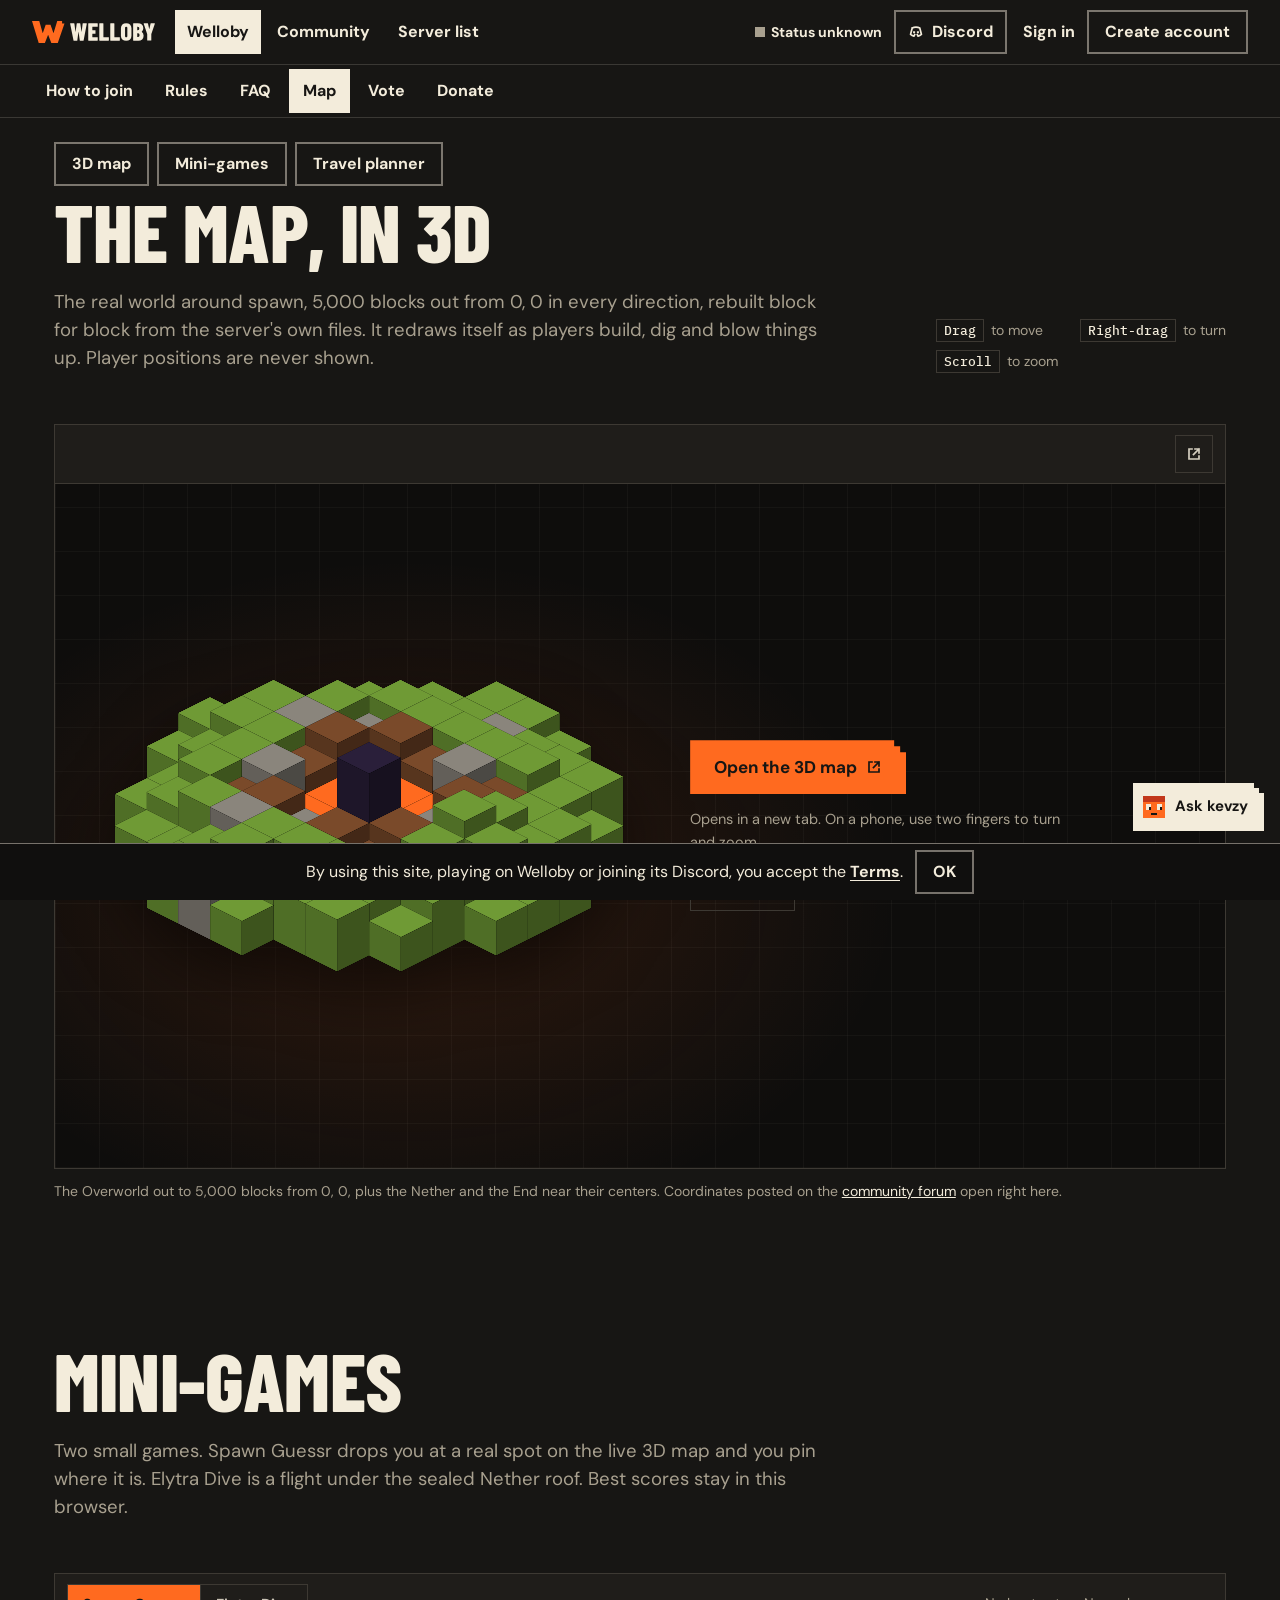
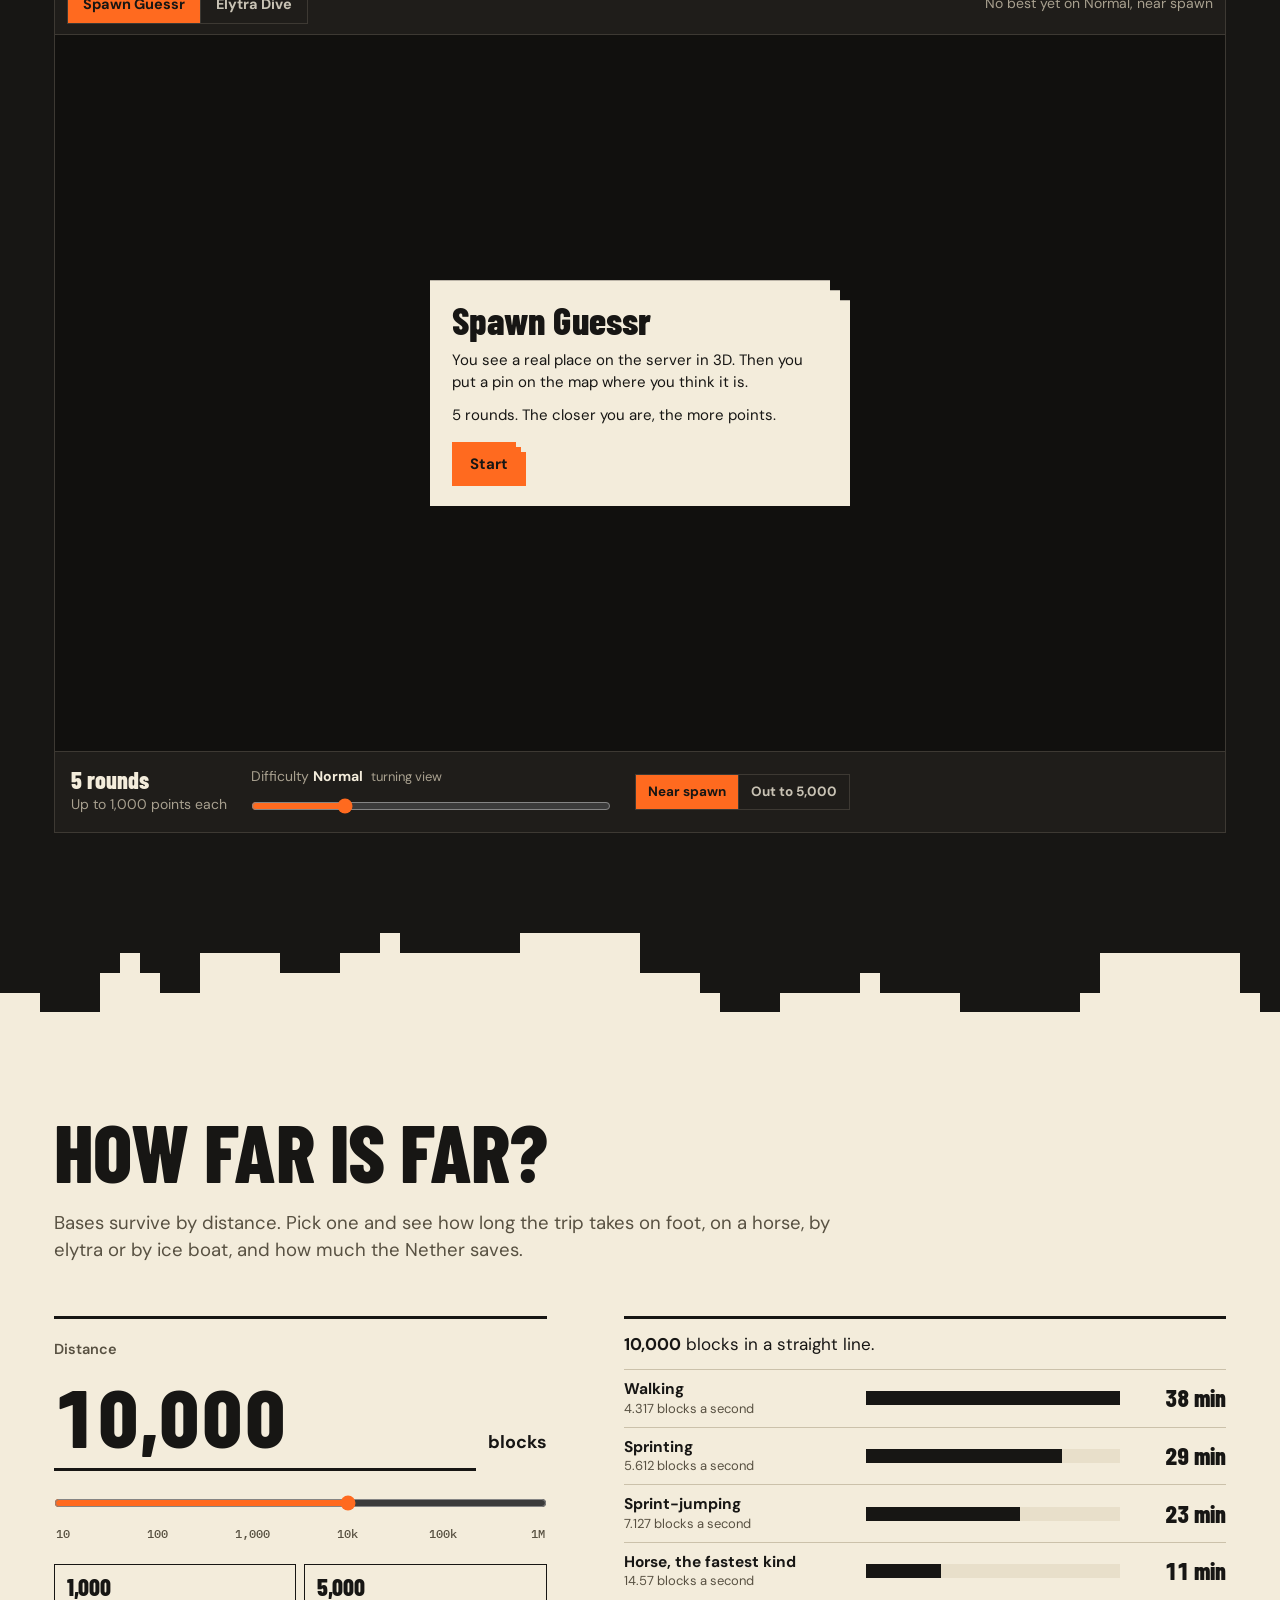
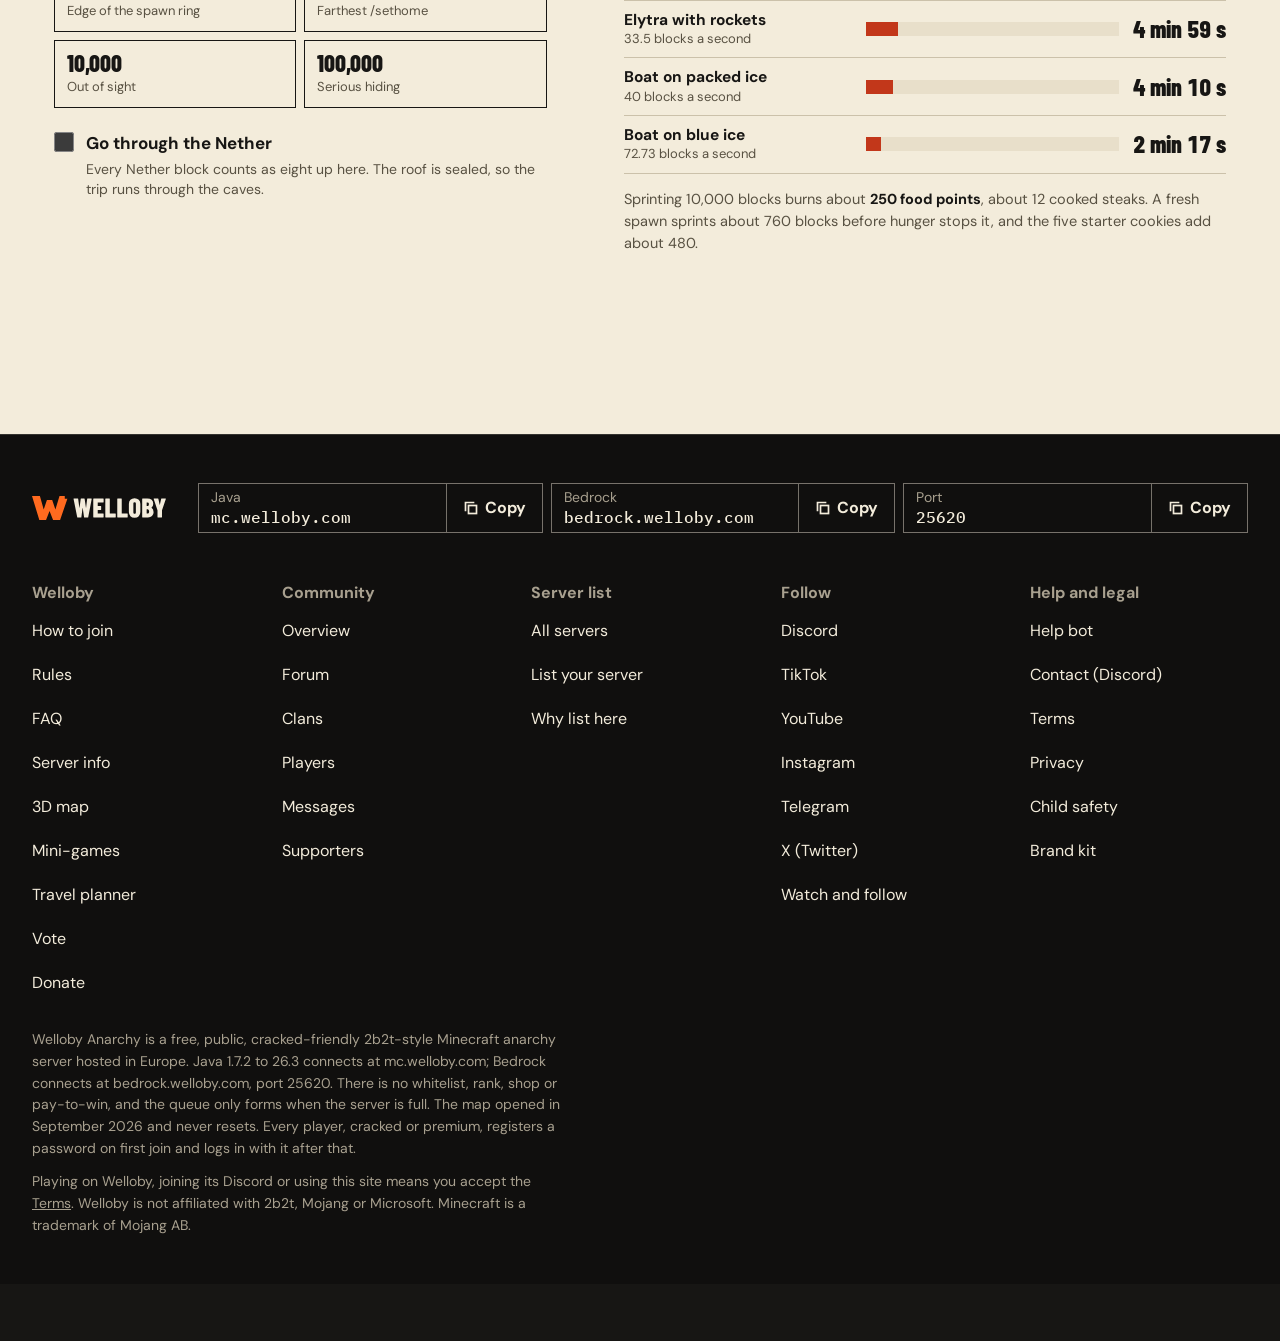
<file: map.html>
<!doctype html>
<html lang="en">
<head>
<meta charset="utf-8">
<meta name="viewport" content="width=device-width, initial-scale=1, viewport-fit=cover">
<title>3D map and mini-games · Welloby</title>
<meta name="description" content="The live 3D map of the Welloby world around spawn, the Spawn Guessr and Elytra Dive mini-games, and a travel planner for Minecraft distances.">
<meta name="theme-color" content="#171614">
<meta name="color-scheme" content="dark">
<link rel="canonical" href="https://welloby.com/map">
<meta property="og:type" content="website">
<meta property="og:site_name" content="Welloby Anarchy">
<meta property="og:title" content="The Welloby 3D map and mini-games">
<meta property="og:description" content="See the world around spawn in live 3D, play Spawn Guessr and Elytra Dive, and plan a trip.">
<meta property="og:url" content="https://welloby.com/map">
<meta property="og:image" content="https://welloby.com/media/og.jpg">
<meta property="og:image:width" content="1200">
<meta property="og:image:height" content="630">
<meta name="twitter:card" content="summary_large_image">
<meta name="twitter:site" content="@WellobyLLC">
<link rel="preload" href="fonts/barlow-condensed.woff2" as="font" type="font/woff2" crossorigin>
<link rel="preload" href="fonts/dm-sans.woff2" as="font" type="font/woff2" crossorigin>
<link rel="icon" href="media/favicon.ico" sizes="any">
<link rel="icon" href="media/favicon-32.png" type="image/png" sizes="32x32">
<link rel="apple-touch-icon" href="media/apple-touch-icon.png">
<link rel="manifest" href="site.webmanifest">
<meta name="mobile-web-app-capable" content="yes">
<meta name="apple-mobile-web-app-capable" content="yes">
<meta name="apple-mobile-web-app-title" content="Welloby">
<meta name="apple-mobile-web-app-status-bar-style" content="black">
<script>(function(){var h=document.documentElement,c=" js";try{if(localStorage.getItem("welloby.terms")==="2026-11-20")c+=" terms-ok";if(localStorage.getItem("welloby.session"))c+=" acct-wait"}catch(e){}try{if(/Android/i.test(navigator.userAgent)&&(matchMedia("(display-mode: standalone)").matches||document.referrer.indexOf("android-app://com.welloby.app")===0))c+=" in-app"}catch(e){}h.className+=c})()</script>
<style>
@font-face{font-family:"Barlow Condensed";src:url(fonts/barlow-condensed.woff2) format("woff2");font-weight:800;font-style:normal;font-display:swap}
@font-face{font-family:"DM Sans";src:url(fonts/dm-sans.woff2) format("woff2");font-weight:100 1000;font-style:normal;font-display:swap}
@font-face{font-family:"IBM Plex Mono";src:url(fonts/ibm-plex-mono.woff2) format("woff2");font-weight:500;font-style:normal;font-display:swap}
</style>
<link rel="stylesheet" href="assets/site.css?v=0ad483a979">
<link rel="stylesheet" href="assets/community.css?v=4ad0000663">
<script defer src="assets/data.js?v=1bb241707a"></script>
<script defer src="assets/site.js?v=82ba15a883"></script>
<script defer src="assets/map3d.js?v=3006b2ec2d"></script>
<script defer src="assets/games.js?v=6cf5073d2b"></script>
<script defer src="assets/extras.js?v=946425ad02"></script>
<script defer src="assets/kevzy-kb.js?v=7ff745ffbc"></script>
<script defer src="assets/kevzy.js?v=d908c6fdaa"></script>
<script defer src="assets/community-core.js?v=256be298e2"></script>
<script defer src="assets/motion.js?v=e5b9ec28ce"></script>
</head>
<body class="page-welloby page-map">
<a class="skip" href="#main">Skip to content</a>
<div class="terms-strip" data-terms-bar role="region" aria-label="Terms of use"><p>By using this site, playing on Welloby or joining its Discord, you accept the <a href="terms.html">Terms</a>.</p><button type="button" class="btn-out" data-terms-ok>OK</button></div>

<svg class="sprite" aria-hidden="true" focusable="false">
  <symbol id="i-copy" viewBox="0 0 16 16"><rect x="5.5" y="5.5" width="8" height="8"/><path d="M10.5 2.5h-8v8"/></symbol>
  <symbol id="i-check" viewBox="0 0 16 16"><path d="m2.5 8.5 3.5 3.5 7.5-8"/></symbol>
  <symbol id="i-refresh" viewBox="0 0 16 16"><path d="M13.5 7a5.5 5.5 0 1 0-.8 3.8M13.5 2.5V7H9"/></symbol>
  <symbol id="i-ext" viewBox="0 0 16 16"><path d="M6 3H3v10h10v-3M9 3h4v4M13 3 7.5 8.5"/></symbol>
  <symbol id="i-plus" viewBox="0 0 16 16"><path d="M8 2.5v11M2.5 8h11"/></symbol>
  <symbol id="i-minus" viewBox="0 0 16 16"><path d="M2.5 8h11"/></symbol>
  <symbol id="i-home" viewBox="0 0 16 16"><rect x="4" y="4" width="8" height="8"/><path d="M8 1v3m0 8v3M1 8h3m8 0h3"/></symbol>
  <symbol id="i-expand" viewBox="0 0 16 16"><path d="M2 6V2h4m4 0h4v4m0 4v4h-4m-4 0H2v-4"/></symbol>
  <symbol id="i-shrink" viewBox="0 0 16 16"><path d="M6 2v4H2m12 0h-4V2m0 12v-4h4M2 10h4v4"/></symbol>
  <symbol id="i-pin" viewBox="0 0 16 16"><path d="M4 2h8v6l-4 6-4-6z"/><rect x="6.5" y="4.5" width="3" height="3"/></symbol>
  <symbol id="i-ruler" viewBox="0 0 16 16"><path d="m2 11 9-9 3 3-9 9zM5 8l1.5 1.5M7 6l1.5 1.5M9 4l1.5 1.5"/></symbol>
  <symbol id="i-link" viewBox="0 0 16 16"><path d="M7 9a3 3 0 0 0 4.2 0l2-2A3 3 0 0 0 9 2.8l-.8.8M9 7a3 3 0 0 0-4.2 0l-2 2A3 3 0 0 0 7 13.2l.8-.8"/></symbol>
  <symbol id="i-dice" viewBox="0 0 16 16"><rect x="2.5" y="2.5" width="11" height="11"/><path d="M5.5 5.5h.01M10.5 5.5h.01M8 8h.01M5.5 10.5h.01M10.5 10.5h.01" stroke-width="2"/></symbol>
  <symbol id="i-x" viewBox="0 0 16 16"><path d="m3.5 3.5 9 9m0-9-9 9"/></symbol>
  <symbol id="i-trash" viewBox="0 0 16 16"><path d="M2.5 4.5h11M6 4V2.5h4V4m-6 .5.6 9h6.8l.6-9M6.6 7v4m2.8-4v4"/></symbol>
  <symbol id="i-menu" viewBox="0 0 16 16"><path d="M2 4.5h12M2 8h12M2 11.5h12"/></symbol>
  <symbol id="i-down" viewBox="0 0 16 16"><path d="M8 2v9m-4-4 4 4 4-4M2.5 13.5h11"/></symbol>
  <symbol id="i-panel" viewBox="0 0 16 16"><rect x="2" y="2.5" width="12" height="11"/><path d="M10 2.5v11"/></symbol>
  <symbol id="i-send" viewBox="0 0 16 16"><path d="M2.5 8h10.5M8.5 3.5 13 8l-4.5 4.5"/></symbol>
  <symbol id="i-heart" viewBox="0 0 16 16"><path d="M8 13.5 2.6 8.1a3.1 3.1 0 0 1 4.4-4.4l1 1 1-1a3.1 3.1 0 0 1 4.4 4.4z"/></symbol>
  <symbol id="i-chat" viewBox="0 0 16 16"><path d="M2.5 3h11v7.5H7l-3 2.5v-2.5H2.5z"/></symbol>
  <symbol id="i-play" viewBox="0 0 16 16"><path d="M4.5 2.5v11l9-5.5z"/></symbol>
  <symbol id="i-pause" viewBox="0 0 16 16"><path d="M5 3v10m6-10v10"/></symbol>
  <symbol id="i-trophy" viewBox="0 0 16 16"><path d="M4.5 2.5h7v3.5a3.5 3.5 0 0 1-7 0zM4.5 4H2v1.5A2.5 2.5 0 0 0 4.7 8M11.5 4H14v1.5A2.5 2.5 0 0 1 11.3 8M8 9.5v3M5 13.5h6"/></symbol>
  <symbol id="i-mail" viewBox="0 0 16 16"><rect x="2" y="3.5" width="12" height="9"/><path d="m2 4 6 5 6-5"/></symbol>
  <symbol id="i-search" viewBox="0 0 16 16"><circle cx="7" cy="7" r="4.5"/><path d="m10.5 10.5 3.5 3.5"/></symbol>
  <symbol id="i-up" viewBox="0 0 16 16"><path d="M8 14V4M3.5 8.5 8 4l4.5 4.5M2.5 2h11"/></symbol>
  <symbol id="i-share" viewBox="0 0 16 16"><path d="M8 10V2.5M5 5.5l3-3 3 3M3 8.5v5h10v-5"/></symbol>
  <symbol id="i-lock" viewBox="0 0 16 16"><rect x="3.5" y="7.5" width="9" height="6"/><path d="M5.5 7.5v-2a2.5 2.5 0 0 1 5 0v2"/></symbol>
  <symbol id="i-flag" viewBox="0 0 16 16"><path d="M3.5 14V2.5M3.5 3h8l-2 3 2 3h-8"/></symbol>
  <symbol id="i-users" viewBox="0 0 16 16"><rect x="4" y="3" width="4" height="4"/><path d="M2 13.5c.4-2.6 1.8-4 4-4s3.6 1.4 4 4M10.5 3.2a2 2 0 0 1 0 3.6M11.5 9.6c1.4.5 2.2 1.8 2.5 3.9"/></symbol>
  <symbol id="i-scroll" viewBox="0 0 16 16"><path d="M4 2.5h8v9.5a1.5 1.5 0 0 1-3 0v-1H2.5V12A1.5 1.5 0 0 0 4 13.5h7M6 5.5h4M6 8h4"/></symbol>
  <symbol id="i-swap" viewBox="0 0 16 16"><path d="M2.5 5.5h10M10 3l2.5 2.5L10 8M13.5 10.5h-10M6 8l-2.5 2.5L6 13"/></symbol>
  <symbol id="i-help" viewBox="0 0 16 16"><rect x="2" y="2" width="12" height="12"/><path d="M6.2 6.3a1.9 1.9 0 1 1 2.6 1.8c-.5.2-.8.6-.8 1.1v.6M8 11.4h.01"/></symbol>
  <symbol id="i-edit" viewBox="0 0 16 16"><path d="m10.5 2.5 3 3-8 8h-3v-3zM9 4l3 3"/></symbol>
  <symbol id="i-tiktok" viewBox="0 0 16 16"><path d="M9 2v8.6a2.6 2.6 0 1 1-2.6-2.6M9 2c.4 2.1 1.8 3.4 4 3.6"/></symbol>
  <symbol id="i-instagram" viewBox="0 0 16 16"><rect x="2.5" y="2.5" width="11" height="11" rx="3.2"/><circle cx="8" cy="8" r="2.6"/><path d="M11.3 4.7h.01" stroke-width="2"/></symbol>
  <symbol id="i-telegram" viewBox="0 0 16 16"><path d="M14 2.6 1.9 7.3l4.4 1.5L12 5 7.7 9.6v3.8l2.2-2.5 3 2.2z"/></symbol>
  <symbol id="i-youtube" viewBox="0 0 16 16"><rect x="1.5" y="3.5" width="13" height="9" rx="2.6"/><path d="m6.6 6 3.4 2-3.4 2z"/></symbol>
  <symbol id="i-xlogo" viewBox="0 0 16 16"><path d="M2.5 2.5h3l8 11h-3zM13.5 2.5 8.7 7.8M2.5 13.5l4.8-5.3"/></symbol>
  <symbol id="i-discord" viewBox="0 0 16 16"><path d="M4.2 4c1.2-.6 2.4-.8 3.8-.8s2.6.2 3.8.8l1.6 6.3c-1 .9-2.2 1.5-3.4 1.8l-.7-1.4M4.2 4 2.6 10.3c1 .9 2.2 1.5 3.4 1.8l.7-1.4"/><path d="M6.1 8.2h.01M9.9 8.2h.01" stroke-width="2"/></symbol>
  <symbol id="i-go" viewBox="0 0 16 16"><path d="M2.5 8h10.5M8.5 3.5 13 8l-4.5 4.5"/></symbol>
  <symbol id="i-face" viewBox="0 0 8 8"><rect width="8" height="8" fill="#ff6a1f" stroke="none"/><rect width="8" height="2" fill="#c2371a" stroke="none"/><rect x="1" y="3" width="2" height="2" fill="#f3ecdb" stroke="none"/><rect x="5" y="3" width="2" height="2" fill="#f3ecdb" stroke="none"/><rect x="2" y="4" width="1" height="1" fill="#171614" stroke="none"/><rect x="6" y="4" width="1" height="1" fill="#171614" stroke="none"/><rect x="3" y="6" width="2" height="1" fill="#171614" stroke="none"/></symbol>
</svg>

<header class="bar" id="top">
  <div class="frame bar-row">
    <a class="logo bar-brand" href="index.html" aria-label="Welloby, home"><img class="logo-word" src="media/wordmark.svg" width="134" height="24" alt=""><img class="logo-w" src="media/mark.svg" width="34" height="23" alt=""></a>
    <nav class="parts parts-top" aria-label="Site"><a href="index.html" aria-current="page">Welloby</a><a href="community.html">Community</a><a href="servers.html">Server list</a></nav>
    <p class="bar-live"><span class="sr-only">Server status: </span><i class="lamp" data-status-lamp data-state="loading" aria-hidden="true"></i><span data-status-short>Checking</span><span class="players" data-players hidden></span></p>
    <a class="btn-out bar-dc" href="https://discord.gg/cwHKDtXQWD" target="_blank" rel="noopener"><svg class="i" aria-hidden="true"><use href="#i-discord"/></svg>Discord</a>
    <span class="bar-acct" data-account><a class="acct-in" href="community.html#/login">Sign in</a><a class="btn-out acct-join" href="community.html#/register">Create account</a></span>
    <details class="menu" id="menu">
      <summary class="menu-btn" aria-label="Menu"><svg class="i when-shut" aria-hidden="true"><use href="#i-menu"/></svg><svg class="i when-open" aria-hidden="true"><use href="#i-x"/></svg><span class="when-shut">Menu</span><span class="when-open">Close</span></summary>
      <div class="menu-sheet"><div class="menu-in">
        <div class="menu-acct" data-account-menu><a class="btn-out" href="community.html#/login">Sign in</a><a class="btn-out" href="community.html#/register">Create account</a></div>
        <p class="menu-note">One free account for the Community and the Server list. You do not need one to play.</p>
        <div class="menu-rows menu-search"><button type="button" class="menu-row" data-cmd-open><svg class="i" aria-hidden="true"><use href="#i-search"/></svg><span>Search this site</span></button></div>
        <section class="ipcard" aria-label="Welloby server address (IP)">
          <p class="ipcard-title">Welloby server address (IP)</p>
          <div class="iprow"><p class="ip-who">Computer (Java Edition)</p><div class="ipfield"><code translate="no">mc.welloby.com</code><button type="button" class="btn-main" data-copy="mc.welloby.com" data-copy-label="mc.welloby.com" data-copy-where="In Minecraft, choose Multiplayer, then Add Server, and paste it into Server Address." aria-label="Copy the Java address, mc.welloby.com"><svg class="i when-idle" aria-hidden="true"><use href="#i-copy"/></svg><svg class="i when-copied" aria-hidden="true"><use href="#i-check"/></svg><span class="when-idle">Copy</span><span class="when-copied">Copied</span></button></div></div>
          <div class="iprow"><p class="ip-who">Phone, tablet, console, Windows (Bedrock)</p><div class="ipfield"><code translate="no">bedrock.welloby.com</code><button type="button" class="btn-main" data-copy="bedrock.welloby.com" data-copy-label="bedrock.welloby.com" data-copy-where="In Minecraft, choose Play, then Servers, then Add Server, and paste it into Server Address. The port is 25620." aria-label="Copy the Bedrock address, bedrock.welloby.com"><svg class="i when-idle" aria-hidden="true"><use href="#i-copy"/></svg><svg class="i when-copied" aria-hidden="true"><use href="#i-check"/></svg><span class="when-idle">Copy</span><span class="when-copied">Copied</span></button></div><div class="ipfield"><span class="ipfield-k">Port</span><code translate="no">25620</code><button type="button" class="btn-out" data-copy="25620" data-copy-label="the port, 25620" data-copy-where="Paste it into Port, under the server address." aria-label="Copy the Bedrock port, 25620"><svg class="i when-idle" aria-hidden="true"><use href="#i-copy"/></svg><svg class="i when-copied" aria-hidden="true"><use href="#i-check"/></svg><span class="when-idle">Copy port</span><span class="when-copied">Copied</span></button></div></div>
        </section>
        <nav class="menu-parts" aria-label="All pages"><div class="menu-part" data-current><h2><a href="index.html" aria-current="page">Welloby</a></h2><ul class="menu-list"><li><a href="index.html#join">How to join</a></li><li><a href="index.html#rules">Rules</a></li><li><a href="index.html#faq">FAQ</a></li><li><a href="#map">Map</a></li><li><a href="index.html#vote">Vote</a></li><li><a href="index.html#donate">Donate</a></li></ul></div><div class="menu-part"><h2><a href="community.html">Community</a></h2><ul class="menu-list"><li><a href="community.html">Overview</a></li><li><a href="community.html#/forum">Forum</a></li><li><a href="community.html#/clans">Clans</a></li><li><a href="community.html#/players">Players</a></li><li><a href="community.html#/messages">Messages</a></li><li><a href="community.html#/supporters">Supporters</a></li></ul></div><div class="menu-part"><h2><a href="servers.html">Server list</a></h2><ul class="menu-list"><li><a href="servers.html">All servers</a></li><li><a href="servers.html#/servers/new">List your server</a></li><li><a href="servers.html#/servers/why">Why list here</a></li></ul></div></nav>
        <div class="menu-rows">
          <a class="menu-row" href="https://discord.gg/cwHKDtXQWD" target="_blank" rel="noopener"><svg class="i" aria-hidden="true"><use href="#i-discord"/></svg><span>Discord</span><svg class="i menu-row-end" aria-hidden="true"><use href="#i-ext"/></svg></a>
          <button type="button" class="menu-row" data-ask=""><svg class="i" aria-hidden="true"><use href="#i-help"/></svg><span>Help: ask kevzy, the help bot</span></button>
        </div>
        <ul class="menu-more"><li><a href="#games">Mini-games</a></li><li><a href="faq.html#server-info">Server info</a></li><li><a href="#planner">Travel planner</a></li><li><a href="watch.html">Watch and follow</a></li><li><a href="watch.html#brand">Brand kit</a></li><li><a href="terms.html">Terms</a></li><li><a href="privacy.html">Privacy</a></li></ul>
      </div></div>
    </details>
  </div>
</header>
<div class="bar-sub"><nav class="parts parts-sub" aria-label="Site"><a href="index.html" aria-current="page">Welloby</a><a href="community.html">Community</a><a href="servers.html">Server list</a></nav><div class="frame acct-row"><span class="acct-slot" data-account><a class="acct-in" href="community.html#/login">Sign in</a><a class="btn-out acct-join" href="community.html#/register">Create account</a></span></div></div>
<nav class="local local-home" aria-label="Welloby pages"><div class="frame local-row"><div class="bar-nav"><a href="index.html#join">How to join</a><a href="index.html#rules">Rules</a><a href="index.html#faq">FAQ</a><a href="#map">Map</a><a href="index.html#vote">Vote</a><a href="index.html#donate">Donate</a></div></div></nav>

<main id="main">

<!-- the 3D map, the two games and the travel planner, moved here from the home page; the ids map, games and planner
     are the ones old links (index.html#map, #games, #planner, #map-x120-z-340) are sent on to -->
<nav class="page-jump wrap" aria-label="On this page"><a class="btn-out" href="#map">3D map</a><a class="btn-out" href="#games">Mini-games</a><a class="btn-out" href="#planner">Travel planner</a></nav>

<section class="mapx-sec" id="map" aria-labelledby="map-title"><div class="wrap sec-head sec-head-split"><div><h1 id="map-title">The map, in 3D</h1><p class="sec-lede">The real world around spawn, 5,000 blocks out from 0, 0 in every direction, rebuilt block for block from the server's own files. It redraws itself as players build, dig and blow things up. Player positions are never shown.</p></div><ul class="map3d-keys" aria-label="How to move around"><li class="on-mouse"><b>Drag</b><span>to move</span></li><li class="on-mouse"><b>Right-drag</b><span>to turn</span></li><li class="on-mouse"><b>Scroll</b><span>to zoom</span></li><li class="on-touch"><b>One finger</b><span>to move</span></li><li class="on-touch"><b>Two fingers</b><span>to turn and zoom</span></li></ul></div><div class="wrap wrap-wide"><div class="mapx" data-mapx data-state="idle" data-live="0"><div class="mapx-bar"><div class="seg" role="group" aria-label="World"><button type="button" data-mapx-world="world" aria-pressed="true">Overworld</button><button type="button" data-mapx-world="world_the_nether" aria-pressed="false">Nether</button><button type="button" data-mapx-world="world_the_end" aria-pressed="false">End</button></div><div class="seg" role="group" aria-label="View"><button type="button" data-mapx-mode="perspective" aria-pressed="true">3D</button><button type="button" data-mapx-mode="flat" aria-pressed="false">Top-down</button></div><div class="mapx-acts"><button type="button" class="tool" data-mapx-act="spawn" title="Back to 0, 0"><svg class="i" aria-hidden="true"><use href="#i-home"/></svg><span>Spawn</span></button><button type="button" class="tool" data-mapx-act="roll" title="Show where a new player might land"><svg class="i" aria-hidden="true"><use href="#i-dice"/></svg><span>Roll a spawn</span></button><button type="button" class="tool tool-icon" data-mapx-act="full" aria-label="Fill the screen with the map" title="Fill the screen"><svg class="i" aria-hidden="true"><use href="#i-expand"/></svg></button><a class="tool tool-icon" href="https://map.welloby.com/" target="_blank" rel="noopener" aria-label="Open the 3D map in a new tab" title="Open in a new tab"><svg class="i" aria-hidden="true"><use href="#i-ext"/></svg></a></div></div><div class="mapx-stage"><iframe title="Live 3D map of the Welloby world around spawn" data-mapx-frame allow="fullscreen" referrerpolicy="strict-origin-when-cross-origin"></iframe><button type="button" class="mapx-gate" data-mapx-gate><span><b>Click to explore</b><small class="on-mouse">Drag to move, right-drag to turn, scroll to zoom</small><small class="on-touch">Drag to move, two fingers to turn and zoom</small></span></button><p class="mapx-note" data-mapx-note aria-live="polite"></p><div class="mapx-ask"><p data-mapx-ask="save">The 3D map is a big download, so it waits for you on a data-saving connection.</p><p data-mapx-ask="phone" hidden>The 3D map is a big download, so on phones it waits for a tap.</p><button type="button" class="btn btn-lava" data-mapx-load>Load the 3D map</button></div><div class="mapx-poster"><div class="mapx-poster-art"><svg class="map3d-island" viewBox="-180 3 360 210" aria-hidden="true" focusable="false" shape-rendering="crispEdges"><path d="M-44 20 L-22 31 L-22 55 L-44 44Z" fill="#635f59"/><path d="M-22 31 L0 20 L0 44 L-22 55Z" fill="#4b4944"/><path d="M-22 9 L0 20 L-22 31 L-44 20Z" fill="#8a857c"/><path d="M0 20 L22 31 L22 55 L0 44Z" fill="#4f6e26"/><path d="M22 31 L44 20 L44 44 L22 55Z" fill="#3d541d"/><path d="M22 9 L44 20 L22 31 L0 20Z" fill="#6f9a35"/><path d="M-110 31 L-88 42 L-88 66 L-110 55Z" fill="#4f6e26"/><path d="M-88 42 L-66 31 L-66 55 L-88 66Z" fill="#3d541d"/><path d="M-88 20 L-66 31 L-88 42 L-110 31Z" fill="#6f9a35"/><path d="M-66 31 L-44 42 L-44 66 L-66 55Z" fill="#4f6e26"/><path d="M-44 42 L-22 31 L-22 55 L-44 66Z" fill="#3d541d"/><path d="M-44 20 L-22 31 L-44 42 L-66 31Z" fill="#6f9a35"/><path d="M-22 19 L0 30 L0 66 L-22 55Z" fill="#4f6e26"/><path d="M0 30 L22 19 L22 55 L0 66Z" fill="#3d541d"/><path d="M0 8 L22 19 L0 30 L-22 19Z" fill="#6f9a35"/><path d="M22 19 L44 30 L44 66 L22 55Z" fill="#4f6e26"/><path d="M44 30 L66 19 L66 55 L44 66Z" fill="#3d541d"/><path d="M44 8 L66 19 L44 30 L22 19Z" fill="#6f9a35"/><path d="M66 19 L88 30 L88 66 L66 55Z" fill="#4f6e26"/><path d="M88 30 L110 19 L110 55 L88 66Z" fill="#3d541d"/><path d="M88 8 L110 19 L88 30 L66 19Z" fill="#6f9a35"/><path d="M-132 30 L-110 41 L-110 77 L-132 66Z" fill="#4f6e26"/><path d="M-110 41 L-88 30 L-88 66 L-110 77Z" fill="#3d541d"/><path d="M-110 19 L-88 30 L-110 41 L-132 30Z" fill="#6f9a35"/><path d="M-88 18 L-66 29 L-66 77 L-88 66Z" fill="#4f6e26"/><path d="M-66 29 L-44 18 L-44 66 L-66 77Z" fill="#3d541d"/><path d="M-66 7 L-44 18 L-66 29 L-88 18Z" fill="#6f9a35"/><path d="M-44 18 L-22 29 L-22 77 L-44 66Z" fill="#4f6e26"/><path d="M-22 29 L0 18 L0 66 L-22 77Z" fill="#3d541d"/><path d="M-22 7 L0 18 L-22 29 L-44 18Z" fill="#6f9a35"/><path d="M0 18 L22 29 L22 77 L0 66Z" fill="#4f6e26"/><path d="M22 29 L44 18 L44 66 L22 77Z" fill="#3d541d"/><path d="M22 7 L44 18 L22 29 L0 18Z" fill="#6f9a35"/><path d="M44 30 L66 41 L66 77 L44 66Z" fill="#4f6e26"/><path d="M66 41 L88 30 L88 66 L66 77Z" fill="#3d541d"/><path d="M66 19 L88 30 L66 41 L44 30Z" fill="#6f9a35"/><path d="M88 30 L110 41 L110 77 L88 66Z" fill="#4f6e26"/><path d="M110 41 L132 30 L132 66 L110 77Z" fill="#3d541d"/><path d="M110 19 L132 30 L110 41 L88 30Z" fill="#6f9a35"/><path d="M-154 53 L-132 64 L-132 88 L-154 77Z" fill="#4f6e26"/><path d="M-132 64 L-110 53 L-110 77 L-132 88Z" fill="#3d541d"/><path d="M-132 42 L-110 53 L-132 64 L-154 53Z" fill="#6f9a35"/><path d="M-110 29 L-88 40 L-88 88 L-110 77Z" fill="#4f6e26"/><path d="M-88 40 L-66 29 L-66 77 L-88 88Z" fill="#3d541d"/><path d="M-88 18 L-66 29 L-88 40 L-110 29Z" fill="#6f9a35"/><path d="M-66 29 L-44 40 L-44 88 L-66 77Z" fill="#635f59"/><path d="M-44 40 L-22 29 L-22 77 L-44 88Z" fill="#4b4944"/><path d="M-44 18 L-22 29 L-44 40 L-66 29Z" fill="#8a857c"/><path d="M-22 41 L0 52 L0 88 L-22 77Z" fill="#635f59"/><path d="M0 52 L22 41 L22 77 L0 88Z" fill="#4b4944"/><path d="M0 30 L22 41 L0 52 L-22 41Z" fill="#8a857c"/><path d="M22 29 L44 40 L44 88 L22 77Z" fill="#4f6e26"/><path d="M44 40 L66 29 L66 77 L44 88Z" fill="#3d541d"/><path d="M44 18 L66 29 L44 40 L22 29Z" fill="#6f9a35"/><path d="M66 41 L88 52 L88 88 L66 77Z" fill="#635f59"/><path d="M88 52 L110 41 L110 77 L88 88Z" fill="#4b4944"/><path d="M88 30 L110 41 L88 52 L66 41Z" fill="#8a857c"/><path d="M110 53 L132 64 L132 88 L110 77Z" fill="#4f6e26"/><path d="M132 64 L154 53 L154 77 L132 88Z" fill="#3d541d"/><path d="M132 42 L154 53 L132 64 L110 53Z" fill="#6f9a35"/><path d="M-132 52 L-110 63 L-110 99 L-132 88Z" fill="#4f6e26"/><path d="M-110 63 L-88 52 L-88 88 L-110 99Z" fill="#3d541d"/><path d="M-110 41 L-88 52 L-110 63 L-132 52Z" fill="#6f9a35"/><path d="M-88 40 L-66 51 L-66 99 L-88 88Z" fill="#4f6e26"/><path d="M-66 51 L-44 40 L-44 88 L-66 99Z" fill="#3d541d"/><path d="M-66 29 L-44 40 L-66 51 L-88 40Z" fill="#6f9a35"/><path d="M-44 40 L-22 51 L-22 99 L-44 88Z" fill="#57351e"/><path d="M-22 51 L0 40 L0 88 L-22 99Z" fill="#432817"/><path d="M-22 29 L0 40 L-22 51 L-44 40Z" fill="#7a4a2a"/><path d="M0 40 L22 51 L22 99 L0 88Z" fill="#57351e"/><path d="M22 51 L44 40 L44 88 L22 99Z" fill="#432817"/><path d="M22 29 L44 40 L22 51 L0 40Z" fill="#7a4a2a"/><path d="M44 40 L66 51 L66 99 L44 88Z" fill="#4f6e26"/><path d="M66 51 L88 40 L88 88 L66 99Z" fill="#3d541d"/><path d="M66 29 L88 40 L66 51 L44 40Z" fill="#6f9a35"/><path d="M88 52 L110 63 L110 99 L88 88Z" fill="#4f6e26"/><path d="M110 63 L132 52 L132 88 L110 99Z" fill="#3d541d"/><path d="M110 41 L132 52 L110 63 L88 52Z" fill="#6f9a35"/><path d="M-154 75 L-132 86 L-132 110 L-154 99Z" fill="#4f6e26"/><path d="M-132 86 L-110 75 L-110 99 L-132 110Z" fill="#3d541d"/><path d="M-132 64 L-110 75 L-132 86 L-154 75Z" fill="#6f9a35"/><path d="M-110 51 L-88 62 L-88 110 L-110 99Z" fill="#4f6e26"/><path d="M-88 62 L-66 51 L-66 99 L-88 110Z" fill="#3d541d"/><path d="M-88 40 L-66 51 L-88 62 L-110 51Z" fill="#6f9a35"/><path d="M-66 63 L-44 74 L-44 110 L-66 99Z" fill="#57351e"/><path d="M-44 74 L-22 63 L-22 99 L-44 110Z" fill="#432817"/><path d="M-44 52 L-22 63 L-44 74 L-66 63Z" fill="#7a4a2a"/><path d="M-22 75 L0 86 L0 110 L-22 99Z" fill="#b74c16"/><path d="M0 86 L22 75 L22 99 L0 110Z" fill="#8c3a11"/><path d="M0 64 L22 75 L0 86 L-22 75Z" fill="#ff6a1f"/><path d="M22 63 L44 74 L44 110 L22 99Z" fill="#57351e"/><path d="M44 74 L66 63 L66 99 L44 110Z" fill="#432817"/><path d="M44 52 L66 63 L44 74 L22 63Z" fill="#7a4a2a"/><path d="M66 51 L88 62 L88 110 L66 99Z" fill="#4f6e26"/><path d="M88 62 L110 51 L110 99 L88 110Z" fill="#3d541d"/><path d="M88 40 L110 51 L88 62 L66 51Z" fill="#6f9a35"/><path d="M110 63 L132 74 L132 110 L110 99Z" fill="#4f6e26"/><path d="M132 74 L154 63 L154 99 L132 110Z" fill="#3d541d"/><path d="M132 52 L154 63 L132 74 L110 63Z" fill="#6f9a35"/><path d="M-176 86 L-154 97 L-154 121 L-176 110Z" fill="#4f6e26"/><path d="M-154 97 L-132 86 L-132 110 L-154 121Z" fill="#3d541d"/><path d="M-154 75 L-132 86 L-154 97 L-176 86Z" fill="#6f9a35"/><path d="M-132 62 L-110 73 L-110 121 L-132 110Z" fill="#4f6e26"/><path d="M-110 73 L-88 62 L-88 110 L-110 121Z" fill="#3d541d"/><path d="M-110 51 L-88 62 L-110 73 L-132 62Z" fill="#6f9a35"/><path d="M-88 62 L-66 73 L-66 121 L-88 110Z" fill="#635f59"/><path d="M-66 73 L-44 62 L-44 110 L-66 121Z" fill="#4b4944"/><path d="M-66 51 L-44 62 L-66 73 L-88 62Z" fill="#8a857c"/><path d="M-44 86 L-22 97 L-22 121 L-44 110Z" fill="#b74c16"/><path d="M-22 97 L0 86 L0 110 L-22 121Z" fill="#8c3a11"/><path d="M-22 75 L0 86 L-22 97 L-44 86Z" fill="#ff6a1f"/><path d="M0 86 L22 97 L22 121 L0 110Z" fill="#b74c16"/><path d="M22 97 L44 86 L44 110 L22 121Z" fill="#8c3a11"/><path d="M22 75 L44 86 L22 97 L0 86Z" fill="#ff6a1f"/><path d="M44 62 L66 73 L66 121 L44 110Z" fill="#635f59"/><path d="M66 73 L88 62 L88 110 L66 121Z" fill="#4b4944"/><path d="M66 51 L88 62 L66 73 L44 62Z" fill="#8a857c"/><path d="M88 62 L110 73 L110 121 L88 110Z" fill="#4f6e26"/><path d="M110 73 L132 62 L132 110 L110 121Z" fill="#3d541d"/><path d="M110 51 L132 62 L110 73 L88 62Z" fill="#6f9a35"/><path d="M132 74 L154 85 L154 121 L132 110Z" fill="#4f6e26"/><path d="M154 85 L176 74 L176 110 L154 121Z" fill="#3d541d"/><path d="M154 63 L176 74 L154 85 L132 74Z" fill="#6f9a35"/><path d="M-154 85 L-132 96 L-132 132 L-154 121Z" fill="#4f6e26"/><path d="M-132 96 L-110 85 L-110 121 L-132 132Z" fill="#3d541d"/><path d="M-132 74 L-110 85 L-132 96 L-154 85Z" fill="#6f9a35"/><path d="M-110 85 L-88 96 L-88 132 L-110 121Z" fill="#57351e"/><path d="M-88 96 L-66 85 L-66 121 L-88 132Z" fill="#432817"/><path d="M-88 74 L-66 85 L-88 96 L-110 85Z" fill="#7a4a2a"/><path d="M-66 97 L-44 108 L-44 132 L-66 121Z" fill="#b74c16"/><path d="M-44 108 L-22 97 L-22 121 L-44 132Z" fill="#8c3a11"/><path d="M-44 86 L-22 97 L-44 108 L-66 97Z" fill="#ff6a1f"/><path d="M-22 61 L0 72 L0 132 L-22 121Z" fill="#1e1629"/><path d="M0 72 L22 61 L22 121 L0 132Z" fill="#17111f"/><path d="M0 50 L22 61 L0 72 L-22 61Z" fill="#2a1f3a"/><path d="M22 97 L44 108 L44 132 L22 121Z" fill="#b74c16"/><path d="M44 108 L66 97 L66 121 L44 132Z" fill="#8c3a11"/><path d="M44 86 L66 97 L44 108 L22 97Z" fill="#ff6a1f"/><path d="M66 85 L88 96 L88 132 L66 121Z" fill="#57351e"/><path d="M88 96 L110 85 L110 121 L88 132Z" fill="#432817"/><path d="M88 74 L110 85 L88 96 L66 85Z" fill="#7a4a2a"/><path d="M110 85 L132 96 L132 132 L110 121Z" fill="#4f6e26"/><path d="M132 96 L154 85 L154 121 L132 132Z" fill="#3d541d"/><path d="M132 74 L154 85 L132 96 L110 85Z" fill="#6f9a35"/><path d="M-176 108 L-154 119 L-154 143 L-176 132Z" fill="#4f6e26"/><path d="M-154 119 L-132 108 L-132 132 L-154 143Z" fill="#3d541d"/><path d="M-154 97 L-132 108 L-154 119 L-176 108Z" fill="#6f9a35"/><path d="M-132 84 L-110 95 L-110 143 L-132 132Z" fill="#4f6e26"/><path d="M-110 95 L-88 84 L-88 132 L-110 143Z" fill="#3d541d"/><path d="M-110 73 L-88 84 L-110 95 L-132 84Z" fill="#6f9a35"/><path d="M-88 84 L-66 95 L-66 143 L-88 132Z" fill="#57351e"/><path d="M-66 95 L-44 84 L-44 132 L-66 143Z" fill="#432817"/><path d="M-66 73 L-44 84 L-66 95 L-88 84Z" fill="#7a4a2a"/><path d="M-44 108 L-22 119 L-22 143 L-44 132Z" fill="#b74c16"/><path d="M-22 119 L0 108 L0 132 L-22 143Z" fill="#8c3a11"/><path d="M-22 97 L0 108 L-22 119 L-44 108Z" fill="#ff6a1f"/><path d="M0 108 L22 119 L22 143 L0 132Z" fill="#b74c16"/><path d="M22 119 L44 108 L44 132 L22 143Z" fill="#8c3a11"/><path d="M22 97 L44 108 L22 119 L0 108Z" fill="#ff6a1f"/><path d="M44 84 L66 95 L66 143 L44 132Z" fill="#57351e"/><path d="M66 95 L88 84 L88 132 L66 143Z" fill="#432817"/><path d="M66 73 L88 84 L66 95 L44 84Z" fill="#7a4a2a"/><path d="M88 96 L110 107 L110 143 L88 132Z" fill="#4f6e26"/><path d="M110 107 L132 96 L132 132 L110 143Z" fill="#3d541d"/><path d="M110 85 L132 96 L110 107 L88 96Z" fill="#6f9a35"/><path d="M132 108 L154 119 L154 143 L132 132Z" fill="#4f6e26"/><path d="M154 119 L176 108 L176 132 L154 143Z" fill="#3d541d"/><path d="M154 97 L176 108 L154 119 L132 108Z" fill="#6f9a35"/><path d="M-154 119 L-132 130 L-132 154 L-154 143Z" fill="#4f6e26"/><path d="M-132 130 L-110 119 L-110 143 L-132 154Z" fill="#3d541d"/><path d="M-132 108 L-110 119 L-132 130 L-154 119Z" fill="#6f9a35"/><path d="M-110 95 L-88 106 L-88 154 L-110 143Z" fill="#635f59"/><path d="M-88 106 L-66 95 L-66 143 L-88 154Z" fill="#4b4944"/><path d="M-88 84 L-66 95 L-88 106 L-110 95Z" fill="#8a857c"/><path d="M-66 107 L-44 118 L-44 154 L-66 143Z" fill="#635f59"/><path d="M-44 118 L-22 107 L-22 143 L-44 154Z" fill="#4b4944"/><path d="M-44 96 L-22 107 L-44 118 L-66 107Z" fill="#8a857c"/><path d="M-22 119 L0 130 L0 154 L-22 143Z" fill="#b74c16"/><path d="M0 130 L22 119 L22 143 L0 154Z" fill="#8c3a11"/><path d="M0 108 L22 119 L0 130 L-22 119Z" fill="#ff6a1f"/><path d="M22 107 L44 118 L44 154 L22 143Z" fill="#635f59"/><path d="M44 118 L66 107 L66 143 L44 154Z" fill="#4b4944"/><path d="M44 96 L66 107 L44 118 L22 107Z" fill="#8a857c"/><path d="M66 95 L88 106 L88 154 L66 143Z" fill="#4f6e26"/><path d="M88 106 L110 95 L110 143 L88 154Z" fill="#3d541d"/><path d="M88 84 L110 95 L88 106 L66 95Z" fill="#6f9a35"/><path d="M110 107 L132 118 L132 154 L110 143Z" fill="#4f6e26"/><path d="M132 118 L154 107 L154 143 L132 154Z" fill="#3d541d"/><path d="M132 96 L154 107 L132 118 L110 107Z" fill="#6f9a35"/><path d="M-132 118 L-110 129 L-110 165 L-132 154Z" fill="#4f6e26"/><path d="M-110 129 L-88 118 L-88 154 L-110 165Z" fill="#3d541d"/><path d="M-110 107 L-88 118 L-110 129 L-132 118Z" fill="#6f9a35"/><path d="M-88 106 L-66 117 L-66 165 L-88 154Z" fill="#4f6e26"/><path d="M-66 117 L-44 106 L-44 154 L-66 165Z" fill="#3d541d"/><path d="M-66 95 L-44 106 L-66 117 L-88 106Z" fill="#6f9a35"/><path d="M-44 106 L-22 117 L-22 165 L-44 154Z" fill="#57351e"/><path d="M-22 117 L0 106 L0 154 L-22 165Z" fill="#432817"/><path d="M-22 95 L0 106 L-22 117 L-44 106Z" fill="#7a4a2a"/><path d="M0 106 L22 117 L22 165 L0 154Z" fill="#57351e"/><path d="M22 117 L44 106 L44 154 L22 165Z" fill="#432817"/><path d="M22 95 L44 106 L22 117 L0 106Z" fill="#7a4a2a"/><path d="M44 94 L66 105 L66 165 L44 154Z" fill="#4f6e26"/><path d="M66 105 L88 94 L88 154 L66 165Z" fill="#3d541d"/><path d="M66 83 L88 94 L66 105 L44 94Z" fill="#6f9a35"/><path d="M88 118 L110 129 L110 165 L88 154Z" fill="#4f6e26"/><path d="M110 129 L132 118 L132 154 L110 165Z" fill="#3d541d"/><path d="M110 107 L132 118 L110 129 L88 118Z" fill="#6f9a35"/><path d="M-154 129 L-132 140 L-132 176 L-154 165Z" fill="#4f6e26"/><path d="M-132 140 L-110 129 L-110 165 L-132 176Z" fill="#3d541d"/><path d="M-132 118 L-110 129 L-132 140 L-154 129Z" fill="#6f9a35"/><path d="M-110 117 L-88 128 L-88 176 L-110 165Z" fill="#4f6e26"/><path d="M-88 128 L-66 117 L-66 165 L-88 176Z" fill="#3d541d"/><path d="M-88 106 L-66 117 L-88 128 L-110 117Z" fill="#6f9a35"/><path d="M-66 117 L-44 128 L-44 176 L-66 165Z" fill="#4f6e26"/><path d="M-44 128 L-22 117 L-22 165 L-44 176Z" fill="#3d541d"/><path d="M-44 106 L-22 117 L-44 128 L-66 117Z" fill="#6f9a35"/><path d="M-22 129 L0 140 L0 176 L-22 165Z" fill="#57351e"/><path d="M0 140 L22 129 L22 165 L0 176Z" fill="#432817"/><path d="M0 118 L22 129 L0 140 L-22 129Z" fill="#7a4a2a"/><path d="M22 117 L44 128 L44 176 L22 165Z" fill="#4f6e26"/><path d="M44 128 L66 117 L66 165 L44 176Z" fill="#3d541d"/><path d="M44 106 L66 117 L44 128 L22 117Z" fill="#6f9a35"/><path d="M66 117 L88 128 L88 176 L66 165Z" fill="#4f6e26"/><path d="M88 128 L110 117 L110 165 L88 176Z" fill="#3d541d"/><path d="M88 106 L110 117 L88 128 L66 117Z" fill="#6f9a35"/><path d="M110 141 L132 152 L132 176 L110 165Z" fill="#4f6e26"/><path d="M132 152 L154 141 L154 165 L132 176Z" fill="#3d541d"/><path d="M132 130 L154 141 L132 152 L110 141Z" fill="#6f9a35"/><path d="M-132 140 L-110 151 L-110 187 L-132 176Z" fill="#635f59"/><path d="M-110 151 L-88 140 L-88 176 L-110 187Z" fill="#4b4944"/><path d="M-110 129 L-88 140 L-110 151 L-132 140Z" fill="#8a857c"/><path d="M-88 140 L-66 151 L-66 187 L-88 176Z" fill="#4f6e26"/><path d="M-66 151 L-44 140 L-44 176 L-66 187Z" fill="#3d541d"/><path d="M-66 129 L-44 140 L-66 151 L-88 140Z" fill="#6f9a35"/><path d="M-44 128 L-22 139 L-22 187 L-44 176Z" fill="#4f6e26"/><path d="M-22 139 L0 128 L0 176 L-22 187Z" fill="#3d541d"/><path d="M-22 117 L0 128 L-22 139 L-44 128Z" fill="#6f9a35"/><path d="M0 140 L22 151 L22 187 L0 176Z" fill="#635f59"/><path d="M22 151 L44 140 L44 176 L22 187Z" fill="#4b4944"/><path d="M22 129 L44 140 L22 151 L0 140Z" fill="#8a857c"/><path d="M44 140 L66 151 L66 187 L44 176Z" fill="#4f6e26"/><path d="M66 151 L88 140 L88 176 L66 187Z" fill="#3d541d"/><path d="M66 129 L88 140 L66 151 L44 140Z" fill="#6f9a35"/><path d="M88 152 L110 163 L110 187 L88 176Z" fill="#4f6e26"/><path d="M110 163 L132 152 L132 176 L110 187Z" fill="#3d541d"/><path d="M110 141 L132 152 L110 163 L88 152Z" fill="#6f9a35"/><path d="M-110 163 L-88 174 L-88 198 L-110 187Z" fill="#4f6e26"/><path d="M-88 174 L-66 163 L-66 187 L-88 198Z" fill="#3d541d"/><path d="M-88 152 L-66 163 L-88 174 L-110 163Z" fill="#6f9a35"/><path d="M-66 151 L-44 162 L-44 198 L-66 187Z" fill="#4f6e26"/><path d="M-44 162 L-22 151 L-22 187 L-44 198Z" fill="#3d541d"/><path d="M-44 140 L-22 151 L-44 162 L-66 151Z" fill="#6f9a35"/><path d="M-22 151 L0 162 L0 198 L-22 187Z" fill="#4f6e26"/><path d="M0 162 L22 151 L22 187 L0 198Z" fill="#3d541d"/><path d="M0 140 L22 151 L0 162 L-22 151Z" fill="#6f9a35"/><path d="M22 151 L44 162 L44 198 L22 187Z" fill="#4f6e26"/><path d="M44 162 L66 151 L66 187 L44 198Z" fill="#3d541d"/><path d="M44 140 L66 151 L44 162 L22 151Z" fill="#6f9a35"/><path d="M66 163 L88 174 L88 198 L66 187Z" fill="#4f6e26"/><path d="M88 174 L110 163 L110 187 L88 198Z" fill="#3d541d"/><path d="M88 152 L110 163 L88 174 L66 163Z" fill="#6f9a35"/><path d="M-44 162 L-22 173 L-22 209 L-44 198Z" fill="#4f6e26"/><path d="M-22 173 L0 162 L0 198 L-22 209Z" fill="#3d541d"/><path d="M-22 151 L0 162 L-22 173 L-44 162Z" fill="#6f9a35"/><path d="M0 174 L22 185 L22 209 L0 198Z" fill="#4f6e26"/><path d="M22 185 L44 174 L44 198 L22 209Z" fill="#3d541d"/><path d="M22 163 L44 174 L22 185 L0 174Z" fill="#6f9a35"/></svg></div><div class="mapx-poster-cta"><a class="btn btn-lava btn-l" href="https://map.welloby.com/" target="_blank" rel="noopener">Open the 3D map<svg class="i" aria-hidden="true"><use href="#i-ext"/></svg></a><p class="fine">Opens in a new tab. On a phone, use two fingers to turn and zoom.</p></div></div></div></div><p class="mapx-foot">The Overworld out to 5,000 blocks from 0, 0, plus the Nether and the End near their centers. Coordinates posted on the <a href="community.html#/forum">community forum</a> open right here.</p></div></section>

<section class="games-sec" id="games" aria-labelledby="games-title">
  <div class="wrap sec-head">
    <h2 id="games-title">Mini-games</h2>
    <p class="sec-lede">Two small games. Spawn Guessr drops you at a real spot on the live 3D map and you pin where it is. Elytra Dive is a flight under the sealed Nether roof. Best scores stay in this browser.</p>
  </div>
  <div class="wrap wrap-wide">
    <div class="cab" data-cab>
      <div class="cab-bar">
        <div class="seg" role="group" aria-label="Choose a game">
          <button type="button" data-game-pick="guessr" aria-pressed="true">Spawn Guessr</button>
          <button type="button" data-game-pick="elytra" aria-pressed="false">Elytra Dive</button>
        </div>
        <p class="cab-best" data-cab-best></p>
      </div>

      <div class="gs gs3" data-gs data-state="idle">
        <div class="gs3-stage" data-gs-stage>
          <iframe class="gs3-frame" title="Spawn Guessr on the live 3D map" data-gs-frame allow="fullscreen" referrerpolicy="strict-origin-when-cross-origin"></iframe>
          <div class="gs3-shield" aria-hidden="true"></div>
          <div class="gs3-cross" aria-hidden="true"></div>
          <div class="gs3-veil" data-gs-veil data-on="1" aria-hidden="true"></div>
          <p class="gs-cap" data-gs-cap></p>
          <p class="gs-read" data-gs-read aria-live="polite"></p>
          <div class="gs-over" data-gs-over></div>
        </div>
        <div class="gs-bar">
          <p class="gs-round"><b data-gs-round>5 rounds</b><span data-gs-score>Up to 1,000 points each</span></p>
          <div class="gs-diff">
            <label for="gs-diff">Difficulty <b data-gs-diff-name>Normal</b> <small data-gs-diff-size>turning view</small></label>
            <input id="gs-diff" type="range" min="0" max="4" step="1" value="1" data-gs-diff>
          </div>
          <div class="seg seg-s" role="group" aria-label="Area to search">
            <button type="button" data-gs-area="inner" aria-pressed="true">Near spawn</button>
            <button type="button" data-gs-area="full" aria-pressed="false">Out to 5,000</button>
          </div>
          <div class="gs-acts">
            <button type="button" class="btn btn-line btn-s" data-gs-hint hidden>Look wider <small>costs 30%</small></button>
            <button type="button" class="btn btn-lava" data-gs-go disabled>Make a guess</button>
          </div>
        </div>
      </div>

      <div class="ed" data-ed hidden>
        <div class="ed-stage" data-ed-stage>
          <canvas class="ed-c" data-ed-canvas role="img" aria-label="Elytra Dive. A glider flies through a Nether cave between basalt pillars."></canvas>
          <div class="ed-over" data-ed-over></div>
          <button type="button" class="ed-rocket" data-ed-rocket hidden>Rocket <b data-ed-rockets>3</b></button>
        </div>
        <div class="ed-bar">
          <div class="seg seg-s" role="group" aria-label="Difficulty">
            <button type="button" data-ed-diff="chill" aria-pressed="false">Chill</button>
            <button type="button" data-ed-diff="normal" aria-pressed="true">Normal</button>
            <button type="button" data-ed-diff="brutal" aria-pressed="false">Brutal</button>
          </div>
          <p class="ed-help">Hold the mouse, a finger or Space to lift the nose. Let go and it drops. Climbing spends speed and diving earns it, so dive before you climb. Below 7 blocks a second you stall. Rockets (<kbd>R</kbd>) give a burst of speed, and you can pick more up in the gaps. <kbd>P</kbd> pauses.</p>
        </div>
      </div>
    </div>
  </div>
</section>

<div class="paper">
<section class="planner" id="planner" aria-labelledby="planner-title">
  <div class="wrap">
    <div class="sec-head">
      <h2 id="planner-title">How far is far?</h2>
      <p class="sec-lede">Bases survive by distance. Pick one and see how long the trip takes on foot, on a horse, by elytra or by ice boat, and how much the Nether saves.</p>
    </div>
    <div class="pl" data-planner>
      <div class="pl-in">
        <label class="pl-label" for="pl-num">Distance</label>
        <p class="pl-num-row"><input id="pl-num" type="text" inputmode="numeric" autocomplete="off" spellcheck="false" value="10,000" data-pl-num><span>blocks</span></p>
        <input class="pl-range" type="range" min="0" max="1000" step="1" value="600" data-pl-range aria-label="Distance in blocks, from 10 to 1,000,000">
        <p class="pl-ends" aria-hidden="true"><span style="left:0">10</span><span style="left:20%">100</span><span style="left:40%">1,000</span><span style="left:60%">10k</span><span style="left:80%">100k</span><span style="left:100%">1M</span></p>
        <div class="pl-presets" role="group" aria-label="Common distances">
          <button type="button" data-pl-set="1000"><b>1,000</b><small>Edge of the spawn ring</small></button>
          <button type="button" data-pl-set="5000"><b>5,000</b><small>Farthest /sethome</small></button>
          <button type="button" data-pl-set="10000"><b>10,000</b><small>Out of sight</small></button>
          <button type="button" data-pl-set="100000"><b>100,000</b><small>Serious hiding</small></button>
        </div>
        <label class="pl-check"><input type="checkbox" data-pl-nether><span><b>Go through the Nether</b><small>Every Nether block counts as eight up here. The roof is sealed, so the trip runs through the caves.</small></span></label>
      </div>
      <div class="pl-out">
        <p class="pl-sum" data-pl-sum aria-live="polite"></p>
        <ul class="pl-rows" data-pl-rows></ul>
        <p class="pl-food" data-pl-food></p>
      </div>
    </div>
  </div>
</section>
</div>

</main>

<footer class="site-foot" id="footer">
  <div class="frame">
    <div class="ft-top"><a class="ft-logo" href="index.html" aria-label="Welloby, home"><img src="media/wordmark.svg" width="134" height="24" alt=""></a>
      <div class="ft-ips"><div class="ipfield"><span class="ipfield-stack"><span class="ipfield-k">Java</span><code translate="no">mc.welloby.com</code></span><button type="button" class="btn-out" data-copy="mc.welloby.com" data-copy-label="mc.welloby.com" data-copy-where="In Minecraft, choose Multiplayer, then Add Server, and paste it into Server Address." aria-label="Copy the Java address, mc.welloby.com"><svg class="i when-idle" aria-hidden="true"><use href="#i-copy"/></svg><svg class="i when-copied" aria-hidden="true"><use href="#i-check"/></svg><span class="when-idle">Copy</span><span class="when-copied">Copied</span></button></div><div class="ipfield"><span class="ipfield-stack"><span class="ipfield-k">Bedrock</span><code translate="no">bedrock.welloby.com</code></span><button type="button" class="btn-out" data-copy="bedrock.welloby.com" data-copy-label="bedrock.welloby.com" data-copy-where="In Minecraft, choose Play, then Servers, then Add Server, and paste it into Server Address. The port is 25620." aria-label="Copy the Bedrock address, bedrock.welloby.com"><svg class="i when-idle" aria-hidden="true"><use href="#i-copy"/></svg><svg class="i when-copied" aria-hidden="true"><use href="#i-check"/></svg><span class="when-idle">Copy</span><span class="when-copied">Copied</span></button></div><div class="ipfield"><span class="ipfield-stack"><span class="ipfield-k">Port</span><code translate="no">25620</code></span><button type="button" class="btn-out" data-copy="25620" data-copy-label="the port, 25620" data-copy-where="Paste it into Port, under the server address." aria-label="Copy the Bedrock port, 25620"><svg class="i when-idle" aria-hidden="true"><use href="#i-copy"/></svg><svg class="i when-copied" aria-hidden="true"><use href="#i-check"/></svg><span class="when-idle">Copy</span><span class="when-copied">Copied</span></button></div></div></div>
    <nav class="ft-cols" aria-label="Footer"><div><h2>Welloby</h2><ul><li><a href="index.html#join">How to join</a></li><li><a href="index.html#rules">Rules</a></li><li><a href="index.html#faq">FAQ</a></li><li><a href="faq.html#server-info">Server info</a></li><li><a href="#map">3D map</a></li><li><a href="#games">Mini-games</a></li><li><a href="#planner">Travel planner</a></li><li><a href="index.html#vote">Vote</a></li><li><a href="index.html#donate">Donate</a></li></ul></div><div><h2>Community</h2><ul><li><a href="community.html">Overview</a></li><li><a href="community.html#/forum">Forum</a></li><li><a href="community.html#/clans">Clans</a></li><li><a href="community.html#/players">Players</a></li><li><a href="community.html#/messages">Messages</a></li><li><a href="community.html#/supporters">Supporters</a></li></ul></div><div><h2>Server list</h2><ul><li><a href="servers.html">All servers</a></li><li><a href="servers.html#/servers/new">List your server</a></li><li><a href="servers.html#/servers/why">Why list here</a></li></ul></div><div><h2>Follow</h2><ul><li><a href="https://discord.gg/cwHKDtXQWD" target="_blank" rel="noopener">Discord</a></li><li><a href="https://www.tiktok.com/@wellobyanarchy" target="_blank" rel="noopener">TikTok</a></li><li><a href="https://www.youtube.com/@wellobyanarchy" target="_blank" rel="noopener">YouTube</a></li><li><a href="https://www.instagram.com/welloby_official/" target="_blank" rel="noopener">Instagram</a></li><li><a href="https://t.me/wellobyanarchy" target="_blank" rel="noopener">Telegram</a></li><li><a href="https://x.com/WellobyLLC" target="_blank" rel="noopener">X (Twitter)</a></li><li><a href="watch.html">Watch and follow</a></li></ul></div><div><h2>Help and legal</h2><ul><li><button type="button" data-ask="">Help bot</button></li><li><a href="index.html#contact">Contact (Discord)</a></li><li><a href="terms.html">Terms</a></li><li><a href="privacy.html">Privacy</a></li><li><a href="child-safety.html">Child safety</a></li><li><a href="watch.html#brand">Brand kit</a></li></ul></div></nav>
    <p class="ft-about">Welloby Anarchy is a free, public, cracked-friendly 2b2t-style Minecraft anarchy server hosted in Europe. Java 1.7.2 to 26.3 connects at mc.welloby.com; Bedrock connects at bedrock.welloby.com, port 25620. There is no whitelist, rank, shop or pay-to-win, and the queue only forms when the server is full. The map opened in September 2026 and never resets. Every player, cracked or premium, registers a password on first join and logs in with it after that.</p>
    <p class="ft-legal">Playing on Welloby, joining its Discord or using this site means you accept the <a href="terms.html">Terms</a>. Welloby is not affiliated with 2b2t, Mojang or Microsoft. Minecraft is a trademark of Mojang AB.</p>
  </div>
</footer>

<div class="toast" role="status" aria-live="polite" data-show="0"></div>
</body>
</html>
</file>
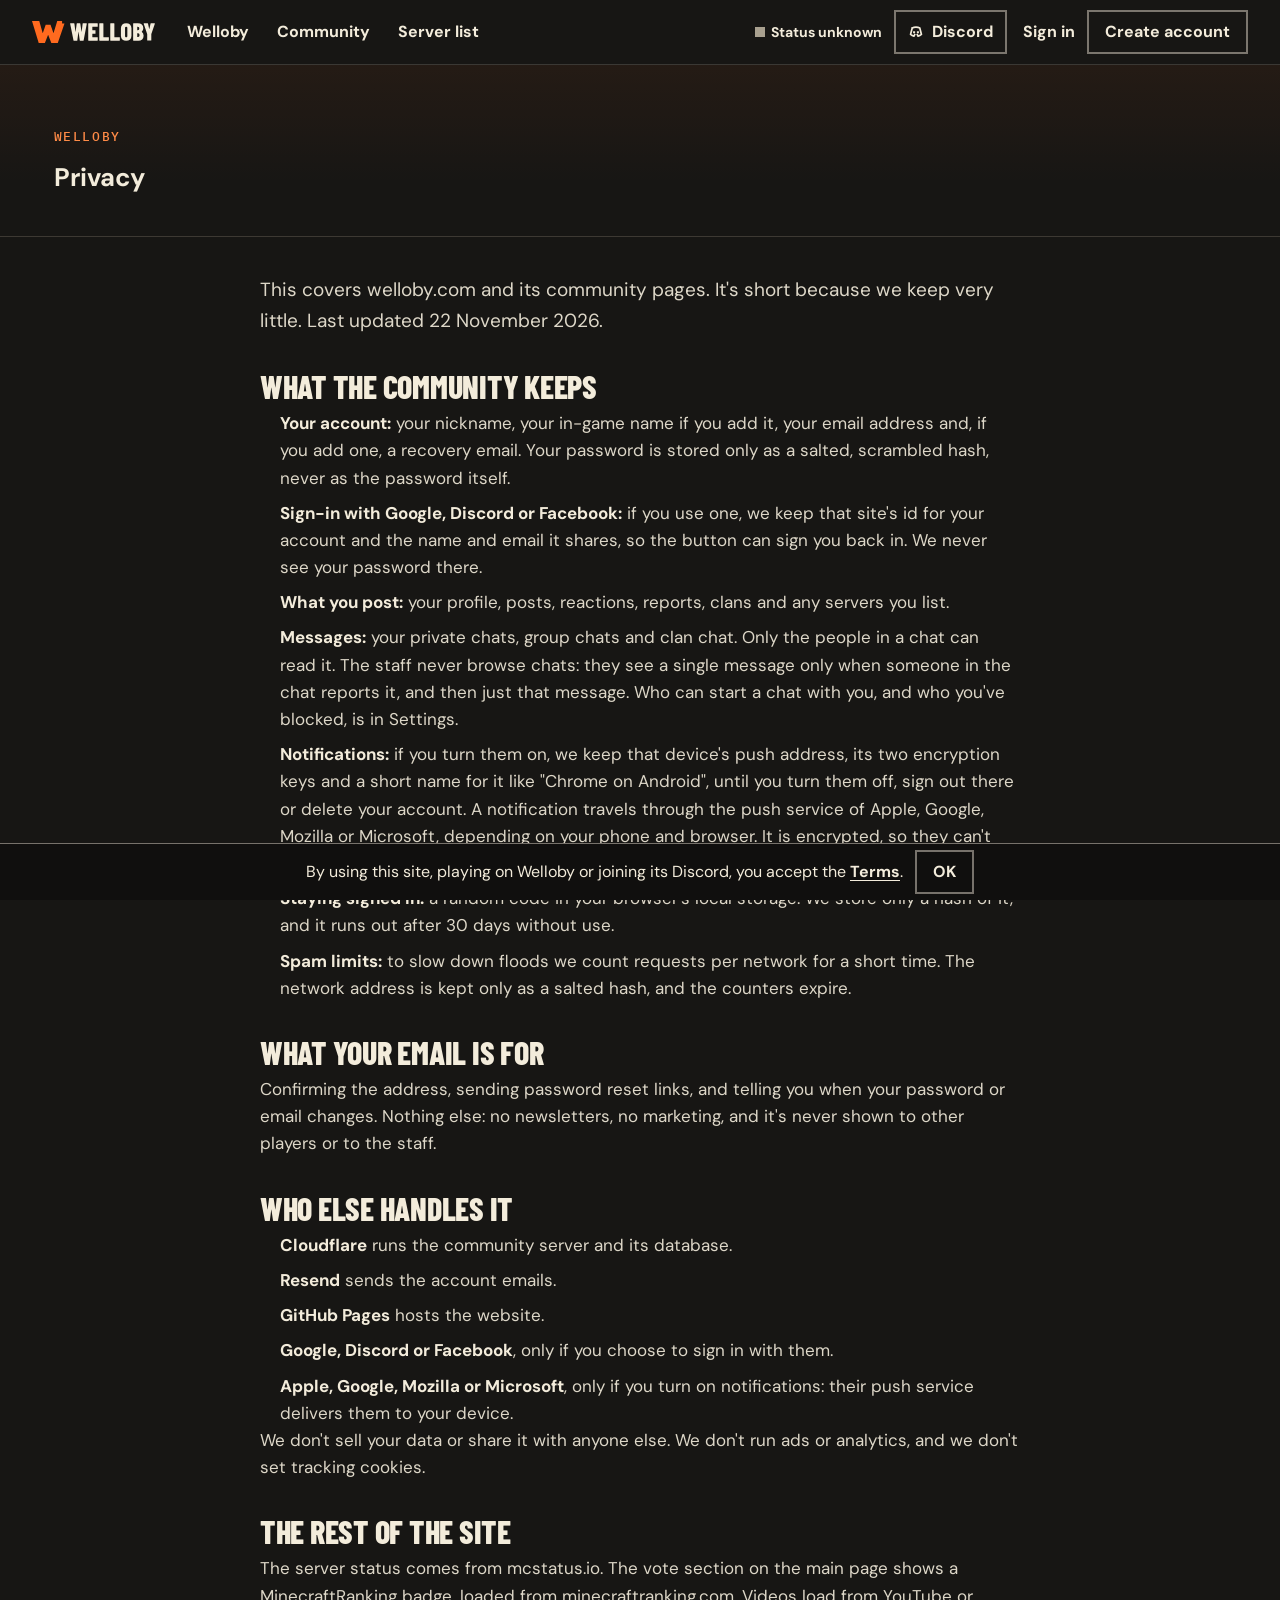
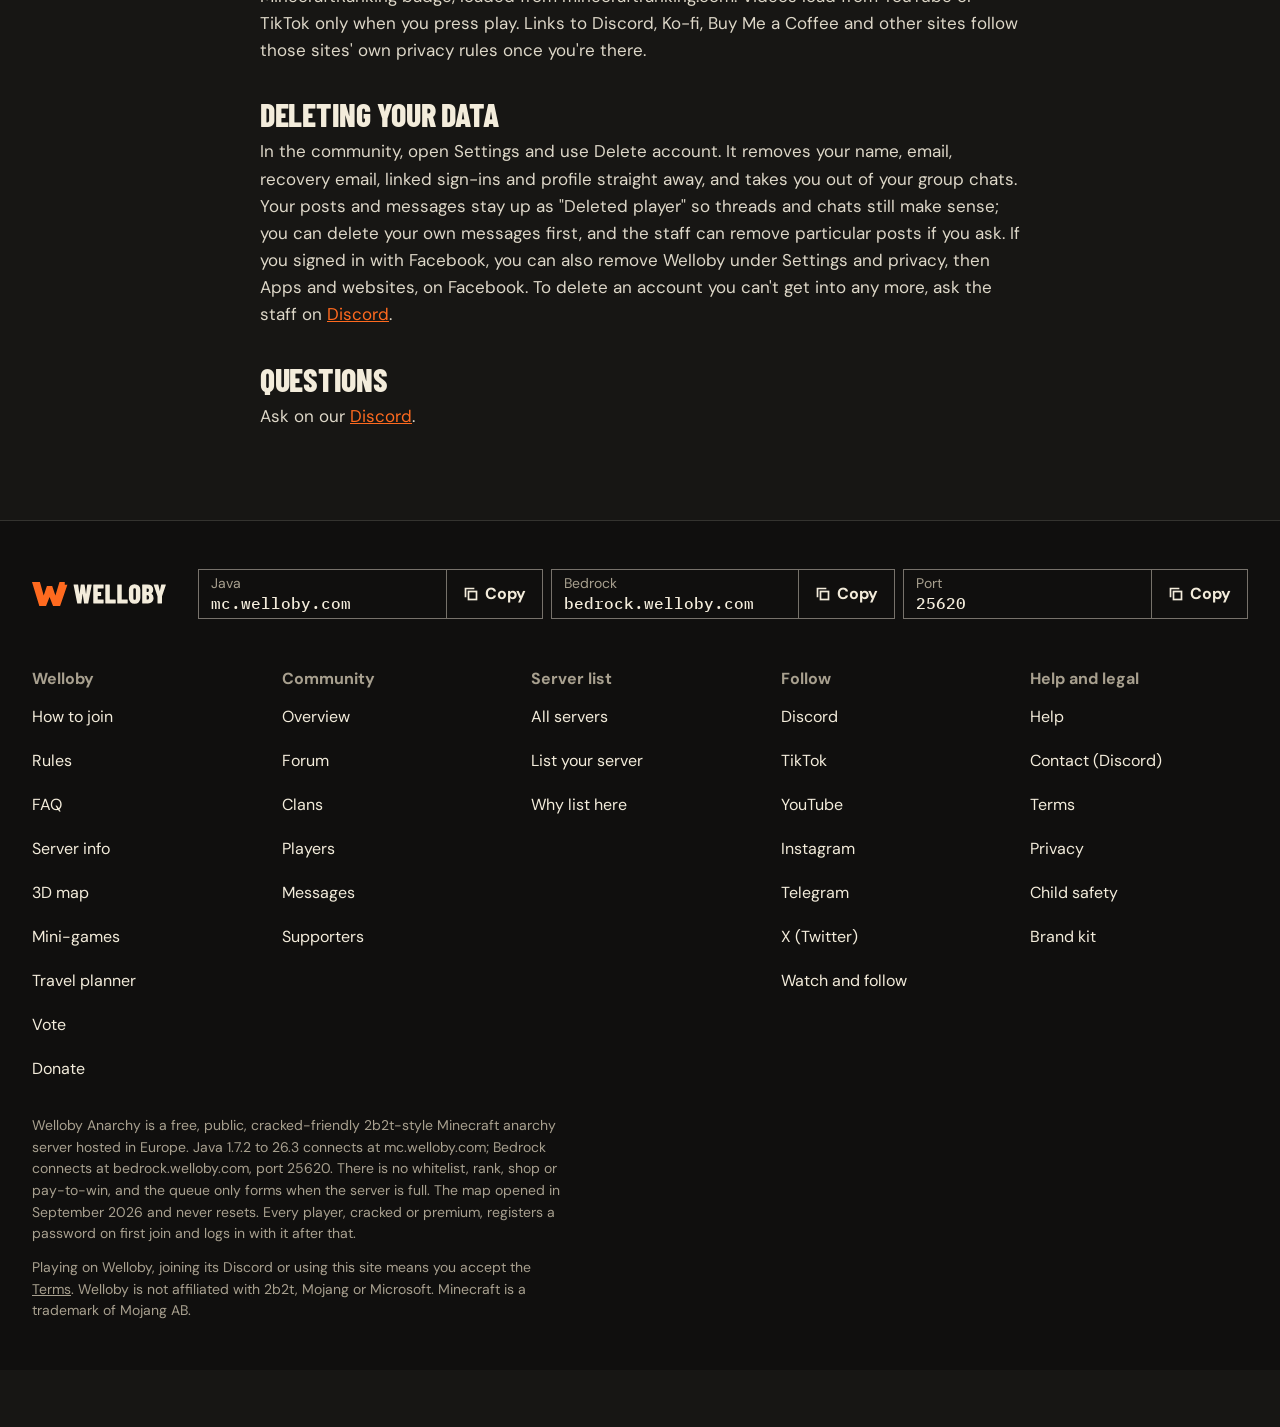
<file: privacy.html>
<!doctype html>
<html lang="en">
<head>
<meta charset="utf-8">
<meta name="viewport" content="width=device-width, initial-scale=1">
<title>Privacy · Welloby</title>
<meta name="description" content="What welloby.com and the Welloby community keep about you, what your email is used for, who else handles it, and how to delete it.">
<meta name="theme-color" content="#171614">
<meta name="color-scheme" content="dark">
<link rel="canonical" href="https://welloby.com/privacy">
<meta property="og:type" content="website">
<meta property="og:site_name" content="Welloby Anarchy">
<meta property="og:title" content="Privacy at Welloby">
<meta property="og:description" content="What welloby.com and the community keep about you, and how to delete it.">
<meta property="og:url" content="https://welloby.com/privacy">
<meta property="og:image" content="https://welloby.com/media/og.jpg">
<meta property="og:image:width" content="1200">
<meta property="og:image:height" content="630">
<meta name="twitter:card" content="summary_large_image">
<meta name="twitter:site" content="@WellobyLLC">
<link rel="icon" href="media/favicon.ico" sizes="any">
<link rel="icon" href="media/favicon-32.png" type="image/png" sizes="32x32">
<link rel="apple-touch-icon" href="media/apple-touch-icon.png">
<script>(function(){var h=document.documentElement,c=" js";try{if(localStorage.getItem("welloby.terms")==="2026-11-20")c+=" terms-ok";if(localStorage.getItem("welloby.session"))c+=" acct-wait"}catch(e){}try{if(/Android/i.test(navigator.userAgent)&&(matchMedia("(display-mode: standalone)").matches||document.referrer.indexOf("android-app://com.welloby.app")===0))c+=" in-app"}catch(e){}h.className+=c})()</script>
<style>
@font-face{font-family:"Barlow Condensed";src:url(fonts/barlow-condensed.woff2) format("woff2");font-weight:800;font-style:normal;font-display:swap}
@font-face{font-family:"DM Sans";src:url(fonts/dm-sans.woff2) format("woff2");font-weight:100 1000;font-style:normal;font-display:swap}
@font-face{font-family:"IBM Plex Mono";src:url(fonts/ibm-plex-mono.woff2) format("woff2");font-weight:500;font-style:normal;font-display:swap}
.legal h2{margin:36px 0 10px;font-size:clamp(24px,2.6vw,32px)}
.legal p,.legal li{font-size:17px;line-height:1.6;color:rgba(243,236,219,.9)}
.legal ul{padding-left:1.2em;display:grid;gap:8px}
.legal b{color:var(--bone)}
.legal a{color:var(--lava)}
.legal .lede{font-size:19px}
.legal{padding-bottom:90px}
</style>
<link rel="stylesheet" href="assets/site.css?v=0ad483a979">
<link rel="stylesheet" href="assets/community.css?v=4ad0000663">
<script defer src="assets/data.js?v=1bb241707a"></script>
<script defer src="assets/site.js?v=82ba15a883"></script>
<script defer src="assets/community-core.js?v=256be298e2"></script>
<script defer src="assets/motion.js?v=e5b9ec28ce"></script>
</head>
<body class="legal-page page-other">
<a class="skip" href="#main">Skip to content</a>
<div class="terms-strip" data-terms-bar role="region" aria-label="Terms of use"><p>By using this site, playing on Welloby or joining its Discord, you accept the <a href="terms.html">Terms</a>.</p><button type="button" class="btn-out" data-terms-ok>OK</button></div>
<svg class="sprite" aria-hidden="true" focusable="false">
  <symbol id="i-copy" viewBox="0 0 16 16"><rect x="5.5" y="5.5" width="8" height="8"/><path d="M10.5 2.5h-8v8"/></symbol>
  <symbol id="i-check" viewBox="0 0 16 16"><path d="m2.5 8.5 3.5 3.5 7.5-8"/></symbol>
  <symbol id="i-refresh" viewBox="0 0 16 16"><path d="M13.5 7a5.5 5.5 0 1 0-.8 3.8M13.5 2.5V7H9"/></symbol>
  <symbol id="i-ext" viewBox="0 0 16 16"><path d="M6 3H3v10h10v-3M9 3h4v4M13 3 7.5 8.5"/></symbol>
  <symbol id="i-plus" viewBox="0 0 16 16"><path d="M8 2.5v11M2.5 8h11"/></symbol>
  <symbol id="i-minus" viewBox="0 0 16 16"><path d="M2.5 8h11"/></symbol>
  <symbol id="i-home" viewBox="0 0 16 16"><rect x="4" y="4" width="8" height="8"/><path d="M8 1v3m0 8v3M1 8h3m8 0h3"/></symbol>
  <symbol id="i-expand" viewBox="0 0 16 16"><path d="M2 6V2h4m4 0h4v4m0 4v4h-4m-4 0H2v-4"/></symbol>
  <symbol id="i-shrink" viewBox="0 0 16 16"><path d="M6 2v4H2m12 0h-4V2m0 12v-4h4M2 10h4v4"/></symbol>
  <symbol id="i-pin" viewBox="0 0 16 16"><path d="M4 2h8v6l-4 6-4-6z"/><rect x="6.5" y="4.5" width="3" height="3"/></symbol>
  <symbol id="i-ruler" viewBox="0 0 16 16"><path d="m2 11 9-9 3 3-9 9zM5 8l1.5 1.5M7 6l1.5 1.5M9 4l1.5 1.5"/></symbol>
  <symbol id="i-link" viewBox="0 0 16 16"><path d="M7 9a3 3 0 0 0 4.2 0l2-2A3 3 0 0 0 9 2.8l-.8.8M9 7a3 3 0 0 0-4.2 0l-2 2A3 3 0 0 0 7 13.2l.8-.8"/></symbol>
  <symbol id="i-dice" viewBox="0 0 16 16"><rect x="2.5" y="2.5" width="11" height="11"/><path d="M5.5 5.5h.01M10.5 5.5h.01M8 8h.01M5.5 10.5h.01M10.5 10.5h.01" stroke-width="2"/></symbol>
  <symbol id="i-x" viewBox="0 0 16 16"><path d="m3.5 3.5 9 9m0-9-9 9"/></symbol>
  <symbol id="i-trash" viewBox="0 0 16 16"><path d="M2.5 4.5h11M6 4V2.5h4V4m-6 .5.6 9h6.8l.6-9M6.6 7v4m2.8-4v4"/></symbol>
  <symbol id="i-menu" viewBox="0 0 16 16"><path d="M2 4.5h12M2 8h12M2 11.5h12"/></symbol>
  <symbol id="i-down" viewBox="0 0 16 16"><path d="M8 2v9m-4-4 4 4 4-4M2.5 13.5h11"/></symbol>
  <symbol id="i-panel" viewBox="0 0 16 16"><rect x="2" y="2.5" width="12" height="11"/><path d="M10 2.5v11"/></symbol>
  <symbol id="i-send" viewBox="0 0 16 16"><path d="M2.5 8h10.5M8.5 3.5 13 8l-4.5 4.5"/></symbol>
  <symbol id="i-heart" viewBox="0 0 16 16"><path d="M8 13.5 2.6 8.1a3.1 3.1 0 0 1 4.4-4.4l1 1 1-1a3.1 3.1 0 0 1 4.4 4.4z"/></symbol>
  <symbol id="i-chat" viewBox="0 0 16 16"><path d="M2.5 3h11v7.5H7l-3 2.5v-2.5H2.5z"/></symbol>
  <symbol id="i-play" viewBox="0 0 16 16"><path d="M4.5 2.5v11l9-5.5z"/></symbol>
  <symbol id="i-pause" viewBox="0 0 16 16"><path d="M5 3v10m6-10v10"/></symbol>
  <symbol id="i-trophy" viewBox="0 0 16 16"><path d="M4.5 2.5h7v3.5a3.5 3.5 0 0 1-7 0zM4.5 4H2v1.5A2.5 2.5 0 0 0 4.7 8M11.5 4H14v1.5A2.5 2.5 0 0 1 11.3 8M8 9.5v3M5 13.5h6"/></symbol>
  <symbol id="i-mail" viewBox="0 0 16 16"><rect x="2" y="3.5" width="12" height="9"/><path d="m2 4 6 5 6-5"/></symbol>
  <symbol id="i-search" viewBox="0 0 16 16"><circle cx="7" cy="7" r="4.5"/><path d="m10.5 10.5 3.5 3.5"/></symbol>
  <symbol id="i-up" viewBox="0 0 16 16"><path d="M8 14V4M3.5 8.5 8 4l4.5 4.5M2.5 2h11"/></symbol>
  <symbol id="i-share" viewBox="0 0 16 16"><path d="M8 10V2.5M5 5.5l3-3 3 3M3 8.5v5h10v-5"/></symbol>
  <symbol id="i-lock" viewBox="0 0 16 16"><rect x="3.5" y="7.5" width="9" height="6"/><path d="M5.5 7.5v-2a2.5 2.5 0 0 1 5 0v2"/></symbol>
  <symbol id="i-flag" viewBox="0 0 16 16"><path d="M3.5 14V2.5M3.5 3h8l-2 3 2 3h-8"/></symbol>
  <symbol id="i-users" viewBox="0 0 16 16"><rect x="4" y="3" width="4" height="4"/><path d="M2 13.5c.4-2.6 1.8-4 4-4s3.6 1.4 4 4M10.5 3.2a2 2 0 0 1 0 3.6M11.5 9.6c1.4.5 2.2 1.8 2.5 3.9"/></symbol>
  <symbol id="i-scroll" viewBox="0 0 16 16"><path d="M4 2.5h8v9.5a1.5 1.5 0 0 1-3 0v-1H2.5V12A1.5 1.5 0 0 0 4 13.5h7M6 5.5h4M6 8h4"/></symbol>
  <symbol id="i-swap" viewBox="0 0 16 16"><path d="M2.5 5.5h10M10 3l2.5 2.5L10 8M13.5 10.5h-10M6 8l-2.5 2.5L6 13"/></symbol>
  <symbol id="i-help" viewBox="0 0 16 16"><rect x="2" y="2" width="12" height="12"/><path d="M6.2 6.3a1.9 1.9 0 1 1 2.6 1.8c-.5.2-.8.6-.8 1.1v.6M8 11.4h.01"/></symbol>
  <symbol id="i-edit" viewBox="0 0 16 16"><path d="m10.5 2.5 3 3-8 8h-3v-3zM9 4l3 3"/></symbol>
  <symbol id="i-tiktok" viewBox="0 0 16 16"><path d="M9 2v8.6a2.6 2.6 0 1 1-2.6-2.6M9 2c.4 2.1 1.8 3.4 4 3.6"/></symbol>
  <symbol id="i-instagram" viewBox="0 0 16 16"><rect x="2.5" y="2.5" width="11" height="11" rx="3.2"/><circle cx="8" cy="8" r="2.6"/><path d="M11.3 4.7h.01" stroke-width="2"/></symbol>
  <symbol id="i-telegram" viewBox="0 0 16 16"><path d="M14 2.6 1.9 7.3l4.4 1.5L12 5 7.7 9.6v3.8l2.2-2.5 3 2.2z"/></symbol>
  <symbol id="i-youtube" viewBox="0 0 16 16"><rect x="1.5" y="3.5" width="13" height="9" rx="2.6"/><path d="m6.6 6 3.4 2-3.4 2z"/></symbol>
  <symbol id="i-xlogo" viewBox="0 0 16 16"><path d="M2.5 2.5h3l8 11h-3zM13.5 2.5 8.7 7.8M2.5 13.5l4.8-5.3"/></symbol>
  <symbol id="i-discord" viewBox="0 0 16 16"><path d="M4.2 4c1.2-.6 2.4-.8 3.8-.8s2.6.2 3.8.8l1.6 6.3c-1 .9-2.2 1.5-3.4 1.8l-.7-1.4M4.2 4 2.6 10.3c1 .9 2.2 1.5 3.4 1.8l.7-1.4"/><path d="M6.1 8.2h.01M9.9 8.2h.01" stroke-width="2"/></symbol>
  <symbol id="i-go" viewBox="0 0 16 16"><path d="M2.5 8h10.5M8.5 3.5 13 8l-4.5 4.5"/></symbol>
  <symbol id="i-face" viewBox="0 0 8 8"><rect width="8" height="8" fill="#ff6a1f" stroke="none"/><rect width="8" height="2" fill="#c2371a" stroke="none"/><rect x="1" y="3" width="2" height="2" fill="#f3ecdb" stroke="none"/><rect x="5" y="3" width="2" height="2" fill="#f3ecdb" stroke="none"/><rect x="2" y="4" width="1" height="1" fill="#171614" stroke="none"/><rect x="6" y="4" width="1" height="1" fill="#171614" stroke="none"/><rect x="3" y="6" width="2" height="1" fill="#171614" stroke="none"/></symbol>
</svg>

<header class="bar" id="top">
  <div class="frame bar-row">
    <a class="logo bar-brand" href="index.html" aria-label="Welloby, home"><img class="logo-word" src="media/wordmark.svg" width="134" height="24" alt=""><img class="logo-w" src="media/mark.svg" width="34" height="23" alt=""></a>
    <nav class="parts parts-top" aria-label="Site"><a href="index.html">Welloby</a><a href="community.html">Community</a><a href="servers.html">Server list</a></nav>
    <p class="bar-live"><span class="sr-only">Server status: </span><i class="lamp" data-status-lamp data-state="loading" aria-hidden="true"></i><span data-status-short>Checking</span><span class="players" data-players hidden></span></p>
    <a class="btn-out bar-dc" href="https://discord.gg/cwHKDtXQWD" target="_blank" rel="noopener"><svg class="i" aria-hidden="true"><use href="#i-discord"/></svg>Discord</a>
    <span class="bar-acct" data-account><a class="acct-in" href="community.html#/login">Sign in</a><a class="btn-out acct-join" href="community.html#/register">Create account</a></span>
    <details class="menu" id="menu">
      <summary class="menu-btn" aria-label="Menu"><svg class="i when-shut" aria-hidden="true"><use href="#i-menu"/></svg><svg class="i when-open" aria-hidden="true"><use href="#i-x"/></svg><span class="when-shut">Menu</span><span class="when-open">Close</span></summary>
      <div class="menu-sheet"><div class="menu-in">
        <div class="menu-acct" data-account-menu><a class="btn-out" href="community.html#/login">Sign in</a><a class="btn-out" href="community.html#/register">Create account</a></div>
        <p class="menu-note">One free account for the Community and the Server list. You do not need one to play.</p>
        <div class="menu-rows menu-search"><button type="button" class="menu-row" data-cmd-open><svg class="i" aria-hidden="true"><use href="#i-search"/></svg><span>Search this site</span></button></div>
        <section class="ipcard" aria-label="Welloby server address (IP)">
          <p class="ipcard-title">Welloby server address (IP)</p>
          <div class="iprow"><p class="ip-who">Computer (Java Edition)</p><div class="ipfield"><code translate="no">mc.welloby.com</code><button type="button" class="btn-main" data-copy="mc.welloby.com" data-copy-label="mc.welloby.com" data-copy-where="In Minecraft, choose Multiplayer, then Add Server, and paste it into Server Address." aria-label="Copy the Java address, mc.welloby.com"><svg class="i when-idle" aria-hidden="true"><use href="#i-copy"/></svg><svg class="i when-copied" aria-hidden="true"><use href="#i-check"/></svg><span class="when-idle">Copy</span><span class="when-copied">Copied</span></button></div></div>
          <div class="iprow"><p class="ip-who">Phone, tablet, console, Windows (Bedrock)</p><div class="ipfield"><code translate="no">bedrock.welloby.com</code><button type="button" class="btn-main" data-copy="bedrock.welloby.com" data-copy-label="bedrock.welloby.com" data-copy-where="In Minecraft, choose Play, then Servers, then Add Server, and paste it into Server Address. The port is 25620." aria-label="Copy the Bedrock address, bedrock.welloby.com"><svg class="i when-idle" aria-hidden="true"><use href="#i-copy"/></svg><svg class="i when-copied" aria-hidden="true"><use href="#i-check"/></svg><span class="when-idle">Copy</span><span class="when-copied">Copied</span></button></div><div class="ipfield"><span class="ipfield-k">Port</span><code translate="no">25620</code><button type="button" class="btn-out" data-copy="25620" data-copy-label="the port, 25620" data-copy-where="Paste it into Port, under the server address." aria-label="Copy the Bedrock port, 25620"><svg class="i when-idle" aria-hidden="true"><use href="#i-copy"/></svg><svg class="i when-copied" aria-hidden="true"><use href="#i-check"/></svg><span class="when-idle">Copy port</span><span class="when-copied">Copied</span></button></div></div>
        </section>
        <nav class="menu-parts" aria-label="All pages"><div class="menu-part"><h2><a href="index.html">Welloby</a></h2><ul class="menu-list"><li><a href="index.html#join">How to join</a></li><li><a href="index.html#rules">Rules</a></li><li><a href="index.html#faq">FAQ</a></li><li><a href="map.html#map">Map</a></li><li><a href="index.html#vote">Vote</a></li><li><a href="index.html#donate">Donate</a></li></ul></div><div class="menu-part"><h2><a href="community.html">Community</a></h2><ul class="menu-list"><li><a href="community.html">Overview</a></li><li><a href="community.html#/forum">Forum</a></li><li><a href="community.html#/clans">Clans</a></li><li><a href="community.html#/players">Players</a></li><li><a href="community.html#/messages">Messages</a></li><li><a href="community.html#/supporters">Supporters</a></li></ul></div><div class="menu-part"><h2><a href="servers.html">Server list</a></h2><ul class="menu-list"><li><a href="servers.html">All servers</a></li><li><a href="servers.html#/servers/new">List your server</a></li><li><a href="servers.html#/servers/why">Why list here</a></li></ul></div></nav>
        <div class="menu-rows">
          <a class="menu-row" href="https://discord.gg/cwHKDtXQWD" target="_blank" rel="noopener"><svg class="i" aria-hidden="true"><use href="#i-discord"/></svg><span>Discord</span><svg class="i menu-row-end" aria-hidden="true"><use href="#i-ext"/></svg></a>
          <a class="menu-row" href="faq.html"><svg class="i" aria-hidden="true"><use href="#i-help"/></svg><span>Help: questions and answers</span></a>
        </div>
        <ul class="menu-more"><li><a href="map.html#games">Mini-games</a></li><li><a href="faq.html#server-info">Server info</a></li><li><a href="map.html#planner">Travel planner</a></li><li><a href="watch.html">Watch and follow</a></li><li><a href="watch.html#brand">Brand kit</a></li><li><a href="terms.html">Terms</a></li><li><a href="privacy.html">Privacy</a></li></ul>
      </div></div>
    </details>
  </div>
</header>
<div class="bar-sub"><nav class="parts parts-sub" aria-label="Site"><a href="index.html">Welloby</a><a href="community.html">Community</a><a href="servers.html">Server list</a></nav><div class="frame acct-row"><span class="acct-slot" data-account><a class="acct-in" href="community.html#/login">Sign in</a><a class="btn-out acct-join" href="community.html#/register">Create account</a></span></div></div>


<main id="main" tabindex="-1">
  <section class="pagehead"><div class="wrap"><p class="kicker">Welloby</p><h1>Privacy</h1></div></section>
  <div class="wrap narrow legal">
    <p class="lede">This covers welloby.com and its community pages. It's short because we keep very little. Last updated 22 November 2026.</p>

    <h2>What the community keeps</h2>
    <ul>
      <li><b>Your account:</b> your nickname, your in-game name if you add it, your email address and, if you add one, a recovery email. Your password is stored only as a salted, scrambled hash, never as the password itself.</li>
      <li><b>Sign-in with Google, Discord or Facebook:</b> if you use one, we keep that site's id for your account and the name and email it shares, so the button can sign you back in. We never see your password there.</li>
      <li><b>What you post:</b> your profile, posts, reactions, reports, clans and any servers you list.</li>
      <li><b>Messages:</b> your private chats, group chats and clan chat. Only the people in a chat can read it. The staff never browse chats: they see a single message only when someone in the chat reports it, and then just that message. Who can start a chat with you, and who you've blocked, is in Settings.</li>
      <li><b>Notifications:</b> if you turn them on, we keep that device's push address, its two encryption keys and a short name for it like "Chrome on Android", until you turn them off, sign out there or delete your account. A notification travels through the push service of Apple, Google, Mozilla or Microsoft, depending on your phone and browser. It is encrypted, so they can't read it.</li>
      <li><b>Staying signed in:</b> a random code in your browser's local storage. We store only a hash of it, and it runs out after 30 days without use.</li>
      <li><b>Spam limits:</b> to slow down floods we count requests per network for a short time. The network address is kept only as a salted hash, and the counters expire.</li>
    </ul>

    <h2>What your email is for</h2>
    <p>Confirming the address, sending password reset links, and telling you when your password or email changes. Nothing else: no newsletters, no marketing, and it's never shown to other players or to the staff.</p>

    <h2>Who else handles it</h2>
    <ul>
      <li><b>Cloudflare</b> runs the community server and its database.</li>
      <li><b>Resend</b> sends the account emails.</li>
      <li><b>GitHub Pages</b> hosts the website.</li>
      <li><b>Google, Discord or Facebook</b>, only if you choose to sign in with them.</li>
      <li><b>Apple, Google, Mozilla or Microsoft</b>, only if you turn on notifications: their push service delivers them to your device.</li>
    </ul>
    <p>We don't sell your data or share it with anyone else. We don't run ads or analytics, and we don't set tracking cookies.</p>

    <h2>The rest of the site</h2>
    <p>The server status comes from mcstatus.io. The vote section on the main page shows a MinecraftRanking badge, loaded from minecraftranking.com. Videos load from YouTube or TikTok only when you press play. Links to Discord, Ko-fi, Buy Me a Coffee and other sites follow those sites' own privacy rules once you're there.</p>

    <h2 id="delete">Deleting your data</h2>
    <p>In the community, open Settings and use Delete account. It removes your name, email, recovery email, linked sign-ins and profile straight away, and takes you out of your group chats. Your posts and messages stay up as "Deleted player" so threads and chats still make sense; you can delete your own messages first, and the staff can remove particular posts if you ask. If you signed in with Facebook, you can also remove Welloby under Settings and privacy, then Apps and websites, on Facebook. To delete an account you can't get into any more, ask the staff on <a href="https://discord.gg/cwHKDtXQWD" target="_blank" rel="noopener">Discord</a>.</p>

    <h2>Questions</h2>
    <p>Ask on our <a href="https://discord.gg/cwHKDtXQWD" target="_blank" rel="noopener">Discord</a>.</p>
  </div>
</main>

<footer class="site-foot" id="footer">
  <div class="frame">
    <div class="ft-top"><a class="ft-logo" href="index.html" aria-label="Welloby, home"><img src="media/wordmark.svg" width="134" height="24" alt=""></a>
      <div class="ft-ips"><div class="ipfield"><span class="ipfield-stack"><span class="ipfield-k">Java</span><code translate="no">mc.welloby.com</code></span><button type="button" class="btn-out" data-copy="mc.welloby.com" data-copy-label="mc.welloby.com" data-copy-where="In Minecraft, choose Multiplayer, then Add Server, and paste it into Server Address." aria-label="Copy the Java address, mc.welloby.com"><svg class="i when-idle" aria-hidden="true"><use href="#i-copy"/></svg><svg class="i when-copied" aria-hidden="true"><use href="#i-check"/></svg><span class="when-idle">Copy</span><span class="when-copied">Copied</span></button></div><div class="ipfield"><span class="ipfield-stack"><span class="ipfield-k">Bedrock</span><code translate="no">bedrock.welloby.com</code></span><button type="button" class="btn-out" data-copy="bedrock.welloby.com" data-copy-label="bedrock.welloby.com" data-copy-where="In Minecraft, choose Play, then Servers, then Add Server, and paste it into Server Address. The port is 25620." aria-label="Copy the Bedrock address, bedrock.welloby.com"><svg class="i when-idle" aria-hidden="true"><use href="#i-copy"/></svg><svg class="i when-copied" aria-hidden="true"><use href="#i-check"/></svg><span class="when-idle">Copy</span><span class="when-copied">Copied</span></button></div><div class="ipfield"><span class="ipfield-stack"><span class="ipfield-k">Port</span><code translate="no">25620</code></span><button type="button" class="btn-out" data-copy="25620" data-copy-label="the port, 25620" data-copy-where="Paste it into Port, under the server address." aria-label="Copy the Bedrock port, 25620"><svg class="i when-idle" aria-hidden="true"><use href="#i-copy"/></svg><svg class="i when-copied" aria-hidden="true"><use href="#i-check"/></svg><span class="when-idle">Copy</span><span class="when-copied">Copied</span></button></div></div></div>
    <nav class="ft-cols" aria-label="Footer"><div><h2>Welloby</h2><ul><li><a href="index.html#join">How to join</a></li><li><a href="index.html#rules">Rules</a></li><li><a href="index.html#faq">FAQ</a></li><li><a href="faq.html#server-info">Server info</a></li><li><a href="map.html#map">3D map</a></li><li><a href="map.html#games">Mini-games</a></li><li><a href="map.html#planner">Travel planner</a></li><li><a href="index.html#vote">Vote</a></li><li><a href="index.html#donate">Donate</a></li></ul></div><div><h2>Community</h2><ul><li><a href="community.html">Overview</a></li><li><a href="community.html#/forum">Forum</a></li><li><a href="community.html#/clans">Clans</a></li><li><a href="community.html#/players">Players</a></li><li><a href="community.html#/messages">Messages</a></li><li><a href="community.html#/supporters">Supporters</a></li></ul></div><div><h2>Server list</h2><ul><li><a href="servers.html">All servers</a></li><li><a href="servers.html#/servers/new">List your server</a></li><li><a href="servers.html#/servers/why">Why list here</a></li></ul></div><div><h2>Follow</h2><ul><li><a href="https://discord.gg/cwHKDtXQWD" target="_blank" rel="noopener">Discord</a></li><li><a href="https://www.tiktok.com/@wellobyanarchy" target="_blank" rel="noopener">TikTok</a></li><li><a href="https://www.youtube.com/@wellobyanarchy" target="_blank" rel="noopener">YouTube</a></li><li><a href="https://www.instagram.com/welloby_official/" target="_blank" rel="noopener">Instagram</a></li><li><a href="https://t.me/wellobyanarchy" target="_blank" rel="noopener">Telegram</a></li><li><a href="https://x.com/WellobyLLC" target="_blank" rel="noopener">X (Twitter)</a></li><li><a href="watch.html">Watch and follow</a></li></ul></div><div><h2>Help and legal</h2><ul><li><a href="faq.html">Help</a></li><li><a href="index.html#contact">Contact (Discord)</a></li><li><a href="terms.html">Terms</a></li><li><a href="privacy.html">Privacy</a></li><li><a href="child-safety.html">Child safety</a></li><li><a href="watch.html#brand">Brand kit</a></li></ul></div></nav>
    <p class="ft-about">Welloby Anarchy is a free, public, cracked-friendly 2b2t-style Minecraft anarchy server hosted in Europe. Java 1.7.2 to 26.3 connects at mc.welloby.com; Bedrock connects at bedrock.welloby.com, port 25620. There is no whitelist, rank, shop or pay-to-win, and the queue only forms when the server is full. The map opened in September 2026 and never resets. Every player, cracked or premium, registers a password on first join and logs in with it after that.</p>
    <p class="ft-legal">Playing on Welloby, joining its Discord or using this site means you accept the <a href="terms.html">Terms</a>. Welloby is not affiliated with 2b2t, Mojang or Microsoft. Minecraft is a trademark of Mojang AB.</p>
  </div>
</footer>
<div class="toast" role="status" aria-live="polite" data-show="0"></div>
</body>
</html>
</file>
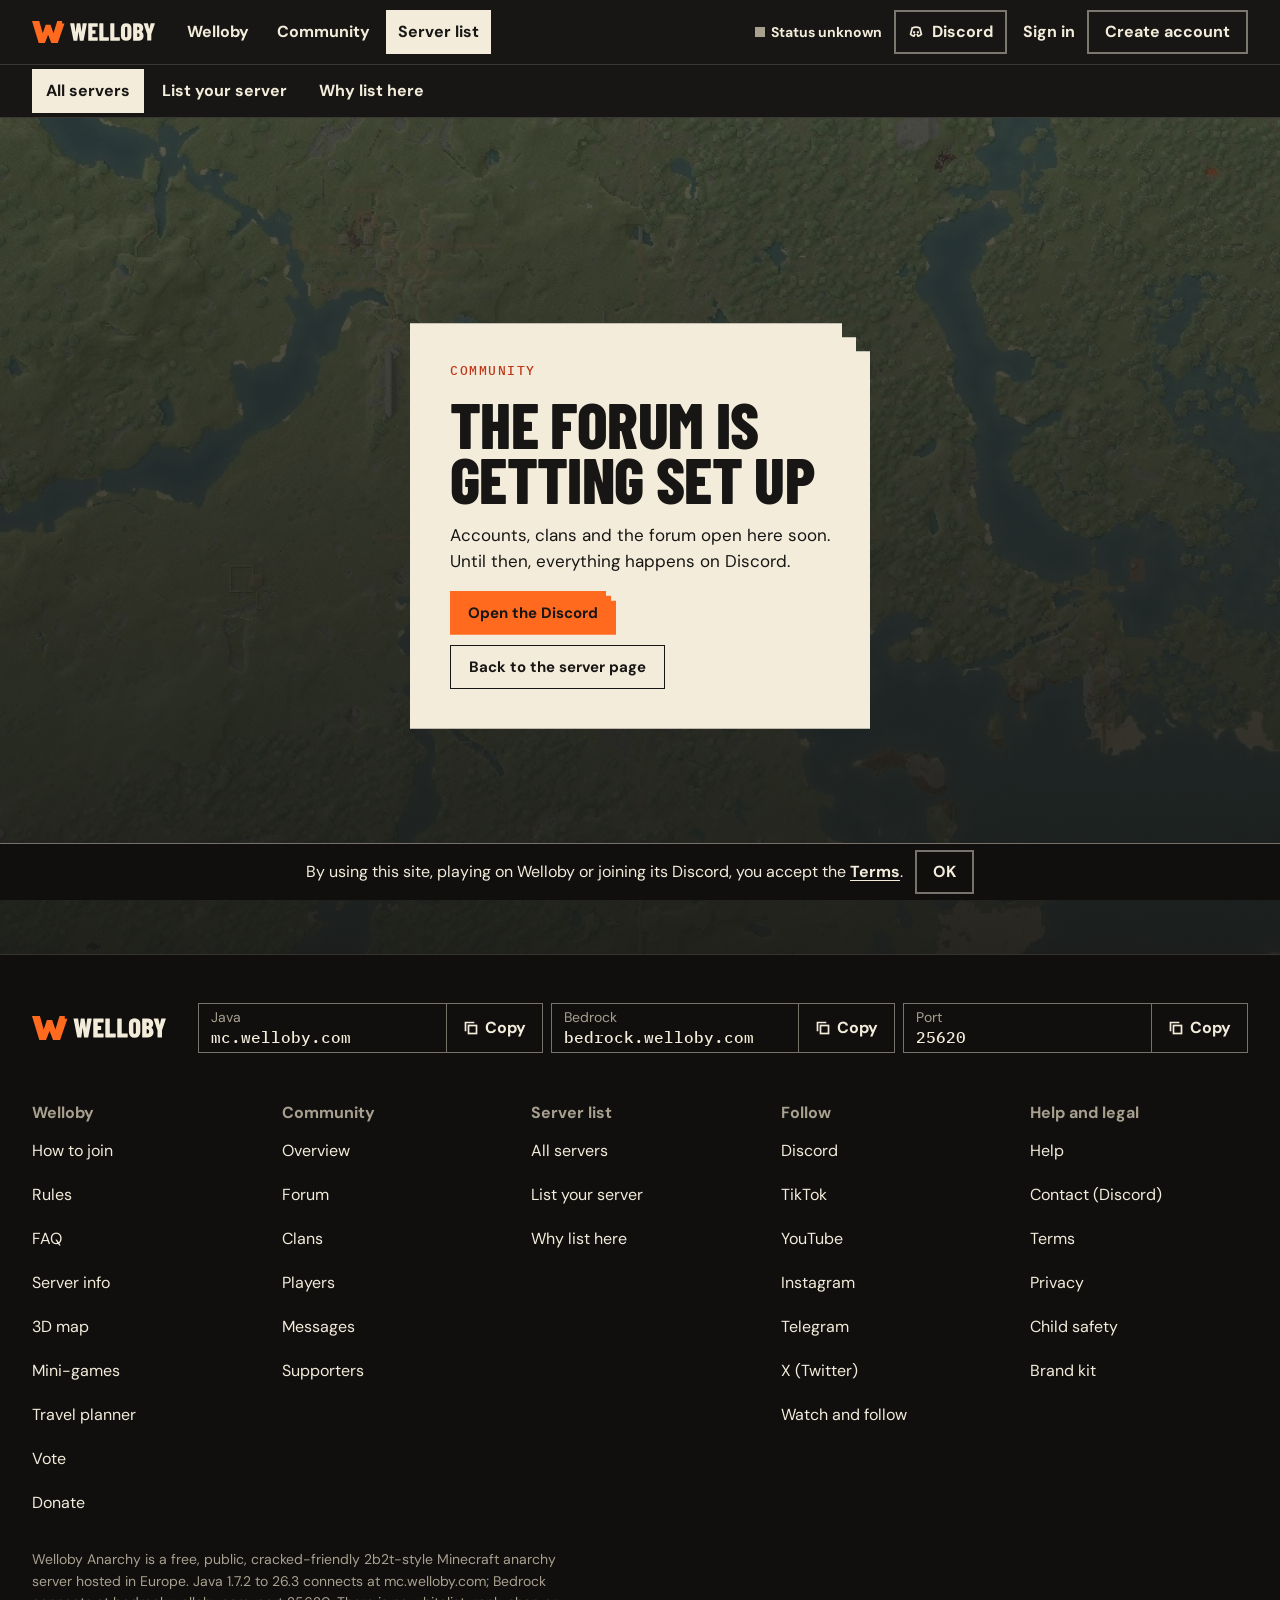
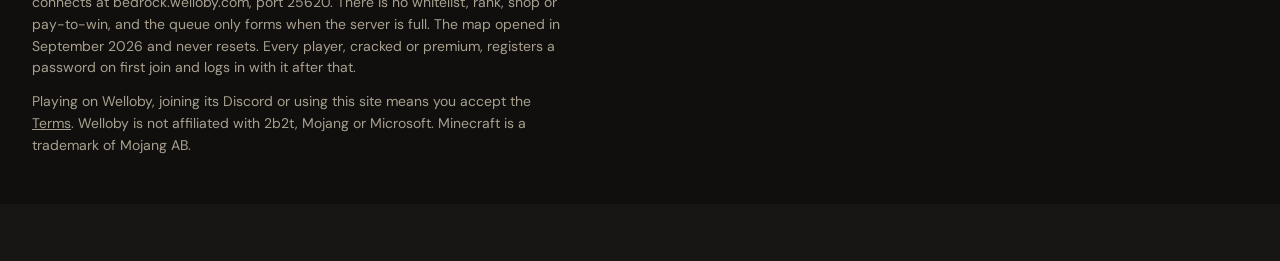
<file: servers.html>
<!doctype html>
<html lang="en">
<head>
<meta charset="utf-8">
<meta name="viewport" content="width=device-width, initial-scale=1">
<title>Minecraft server list: find a server or list your own · Welloby</title>
<meta name="description" content="Find a Minecraft server to play on, or list your own for free. Servers are ranked by players' votes, once a day, and the ranking starts again every month.">
<meta name="theme-color" content="#171614">
<meta name="color-scheme" content="dark">
<link rel="canonical" href="https://welloby.com/servers">
<meta property="og:type" content="website">
<meta property="og:site_name" content="Welloby Anarchy">
<meta property="og:title" content="The Welloby server list">
<meta property="og:description" content="Find a Minecraft server or list your own for free.">
<meta property="og:url" content="https://welloby.com/servers">
<meta property="og:image" content="https://welloby.com/media/og.jpg">
<meta property="og:image:width" content="1200">
<meta property="og:image:height" content="630">
<meta name="twitter:card" content="summary_large_image">
<meta name="twitter:site" content="@WellobyLLC">
<link rel="preload" href="fonts/barlow-condensed.woff2" as="font" type="font/woff2" crossorigin>
<link rel="preload" href="fonts/dm-sans.woff2" as="font" type="font/woff2" crossorigin>
<link rel="icon" href="media/favicon.ico" sizes="any">
<link rel="icon" href="media/favicon-32.png" type="image/png" sizes="32x32">
<link rel="apple-touch-icon" href="media/apple-touch-icon.png">
<link rel="manifest" href="site.webmanifest">
<meta name="mobile-web-app-capable" content="yes">
<meta name="apple-mobile-web-app-capable" content="yes">
<meta name="apple-mobile-web-app-title" content="Welloby">
<meta name="apple-mobile-web-app-status-bar-style" content="black">
<script>(function(){var h=document.documentElement,c=" js";try{if(localStorage.getItem("welloby.terms")==="2026-11-20")c+=" terms-ok";if(localStorage.getItem("welloby.session"))c+=" acct-wait"}catch(e){}try{if(/Android/i.test(navigator.userAgent)&&(matchMedia("(display-mode: standalone)").matches||document.referrer.indexOf("android-app://com.welloby.app")===0))c+=" in-app"}catch(e){}h.className+=c})()</script>
<style>
@font-face{font-family:"Barlow Condensed";src:url(fonts/barlow-condensed.woff2) format("woff2");font-weight:800;font-style:normal;font-display:swap}
@font-face{font-family:"DM Sans";src:url(fonts/dm-sans.woff2) format("woff2");font-weight:100 1000;font-style:normal;font-display:swap}
@font-face{font-family:"IBM Plex Mono";src:url(fonts/ibm-plex-mono.woff2) format("woff2");font-weight:500;font-style:normal;font-display:swap}
</style>
<link rel="stylesheet" href="assets/site.css?v=0ad483a979">
<link rel="stylesheet" href="assets/community.css?v=4ad0000663">
<script defer src="assets/data.js?v=1bb241707a"></script>
<script defer src="assets/site.js?v=82ba15a883"></script>
<script defer src="assets/community-core.js?v=256be298e2"></script>
<script defer src="assets/community.js?v=906a82b582"></script>
<script defer src="assets/motion.js?v=e5b9ec28ce"></script>
</head>
<body class="cm-page page-servers" data-app="servers" data-start="/servers">
<a class="skip" href="#app">Skip to content</a>
<div class="terms-strip" data-terms-bar role="region" aria-label="Terms of use"><p>By using this site, playing on Welloby or joining its Discord, you accept the <a href="terms.html">Terms</a>.</p><button type="button" class="btn-out" data-terms-ok>OK</button></div>
<svg class="sprite" aria-hidden="true" focusable="false">
  <symbol id="i-copy" viewBox="0 0 16 16"><rect x="5.5" y="5.5" width="8" height="8"/><path d="M10.5 2.5h-8v8"/></symbol>
  <symbol id="i-check" viewBox="0 0 16 16"><path d="m2.5 8.5 3.5 3.5 7.5-8"/></symbol>
  <symbol id="i-refresh" viewBox="0 0 16 16"><path d="M13.5 7a5.5 5.5 0 1 0-.8 3.8M13.5 2.5V7H9"/></symbol>
  <symbol id="i-ext" viewBox="0 0 16 16"><path d="M6 3H3v10h10v-3M9 3h4v4M13 3 7.5 8.5"/></symbol>
  <symbol id="i-plus" viewBox="0 0 16 16"><path d="M8 2.5v11M2.5 8h11"/></symbol>
  <symbol id="i-minus" viewBox="0 0 16 16"><path d="M2.5 8h11"/></symbol>
  <symbol id="i-home" viewBox="0 0 16 16"><rect x="4" y="4" width="8" height="8"/><path d="M8 1v3m0 8v3M1 8h3m8 0h3"/></symbol>
  <symbol id="i-expand" viewBox="0 0 16 16"><path d="M2 6V2h4m4 0h4v4m0 4v4h-4m-4 0H2v-4"/></symbol>
  <symbol id="i-shrink" viewBox="0 0 16 16"><path d="M6 2v4H2m12 0h-4V2m0 12v-4h4M2 10h4v4"/></symbol>
  <symbol id="i-pin" viewBox="0 0 16 16"><path d="M4 2h8v6l-4 6-4-6z"/><rect x="6.5" y="4.5" width="3" height="3"/></symbol>
  <symbol id="i-ruler" viewBox="0 0 16 16"><path d="m2 11 9-9 3 3-9 9zM5 8l1.5 1.5M7 6l1.5 1.5M9 4l1.5 1.5"/></symbol>
  <symbol id="i-link" viewBox="0 0 16 16"><path d="M7 9a3 3 0 0 0 4.2 0l2-2A3 3 0 0 0 9 2.8l-.8.8M9 7a3 3 0 0 0-4.2 0l-2 2A3 3 0 0 0 7 13.2l.8-.8"/></symbol>
  <symbol id="i-dice" viewBox="0 0 16 16"><rect x="2.5" y="2.5" width="11" height="11"/><path d="M5.5 5.5h.01M10.5 5.5h.01M8 8h.01M5.5 10.5h.01M10.5 10.5h.01" stroke-width="2"/></symbol>
  <symbol id="i-x" viewBox="0 0 16 16"><path d="m3.5 3.5 9 9m0-9-9 9"/></symbol>
  <symbol id="i-trash" viewBox="0 0 16 16"><path d="M2.5 4.5h11M6 4V2.5h4V4m-6 .5.6 9h6.8l.6-9M6.6 7v4m2.8-4v4"/></symbol>
  <symbol id="i-menu" viewBox="0 0 16 16"><path d="M2 4.5h12M2 8h12M2 11.5h12"/></symbol>
  <symbol id="i-down" viewBox="0 0 16 16"><path d="M8 2v9m-4-4 4 4 4-4M2.5 13.5h11"/></symbol>
  <symbol id="i-panel" viewBox="0 0 16 16"><rect x="2" y="2.5" width="12" height="11"/><path d="M10 2.5v11"/></symbol>
  <symbol id="i-send" viewBox="0 0 16 16"><path d="M2.5 8h10.5M8.5 3.5 13 8l-4.5 4.5"/></symbol>
  <symbol id="i-heart" viewBox="0 0 16 16"><path d="M8 13.5 2.6 8.1a3.1 3.1 0 0 1 4.4-4.4l1 1 1-1a3.1 3.1 0 0 1 4.4 4.4z"/></symbol>
  <symbol id="i-chat" viewBox="0 0 16 16"><path d="M2.5 3h11v7.5H7l-3 2.5v-2.5H2.5z"/></symbol>
  <symbol id="i-play" viewBox="0 0 16 16"><path d="M4.5 2.5v11l9-5.5z"/></symbol>
  <symbol id="i-pause" viewBox="0 0 16 16"><path d="M5 3v10m6-10v10"/></symbol>
  <symbol id="i-trophy" viewBox="0 0 16 16"><path d="M4.5 2.5h7v3.5a3.5 3.5 0 0 1-7 0zM4.5 4H2v1.5A2.5 2.5 0 0 0 4.7 8M11.5 4H14v1.5A2.5 2.5 0 0 1 11.3 8M8 9.5v3M5 13.5h6"/></symbol>
  <symbol id="i-mail" viewBox="0 0 16 16"><rect x="2" y="3.5" width="12" height="9"/><path d="m2 4 6 5 6-5"/></symbol>
  <symbol id="i-search" viewBox="0 0 16 16"><circle cx="7" cy="7" r="4.5"/><path d="m10.5 10.5 3.5 3.5"/></symbol>
  <symbol id="i-up" viewBox="0 0 16 16"><path d="M8 14V4M3.5 8.5 8 4l4.5 4.5M2.5 2h11"/></symbol>
  <symbol id="i-share" viewBox="0 0 16 16"><path d="M8 10V2.5M5 5.5l3-3 3 3M3 8.5v5h10v-5"/></symbol>
  <symbol id="i-lock" viewBox="0 0 16 16"><rect x="3.5" y="7.5" width="9" height="6"/><path d="M5.5 7.5v-2a2.5 2.5 0 0 1 5 0v2"/></symbol>
  <symbol id="i-flag" viewBox="0 0 16 16"><path d="M3.5 14V2.5M3.5 3h8l-2 3 2 3h-8"/></symbol>
  <symbol id="i-users" viewBox="0 0 16 16"><rect x="4" y="3" width="4" height="4"/><path d="M2 13.5c.4-2.6 1.8-4 4-4s3.6 1.4 4 4M10.5 3.2a2 2 0 0 1 0 3.6M11.5 9.6c1.4.5 2.2 1.8 2.5 3.9"/></symbol>
  <symbol id="i-scroll" viewBox="0 0 16 16"><path d="M4 2.5h8v9.5a1.5 1.5 0 0 1-3 0v-1H2.5V12A1.5 1.5 0 0 0 4 13.5h7M6 5.5h4M6 8h4"/></symbol>
  <symbol id="i-swap" viewBox="0 0 16 16"><path d="M2.5 5.5h10M10 3l2.5 2.5L10 8M13.5 10.5h-10M6 8l-2.5 2.5L6 13"/></symbol>
  <symbol id="i-help" viewBox="0 0 16 16"><rect x="2" y="2" width="12" height="12"/><path d="M6.2 6.3a1.9 1.9 0 1 1 2.6 1.8c-.5.2-.8.6-.8 1.1v.6M8 11.4h.01"/></symbol>
  <symbol id="i-edit" viewBox="0 0 16 16"><path d="m10.5 2.5 3 3-8 8h-3v-3zM9 4l3 3"/></symbol>
  <symbol id="i-tiktok" viewBox="0 0 16 16"><path d="M9 2v8.6a2.6 2.6 0 1 1-2.6-2.6M9 2c.4 2.1 1.8 3.4 4 3.6"/></symbol>
  <symbol id="i-instagram" viewBox="0 0 16 16"><rect x="2.5" y="2.5" width="11" height="11" rx="3.2"/><circle cx="8" cy="8" r="2.6"/><path d="M11.3 4.7h.01" stroke-width="2"/></symbol>
  <symbol id="i-telegram" viewBox="0 0 16 16"><path d="M14 2.6 1.9 7.3l4.4 1.5L12 5 7.7 9.6v3.8l2.2-2.5 3 2.2z"/></symbol>
  <symbol id="i-youtube" viewBox="0 0 16 16"><rect x="1.5" y="3.5" width="13" height="9" rx="2.6"/><path d="m6.6 6 3.4 2-3.4 2z"/></symbol>
  <symbol id="i-xlogo" viewBox="0 0 16 16"><path d="M2.5 2.5h3l8 11h-3zM13.5 2.5 8.7 7.8M2.5 13.5l4.8-5.3"/></symbol>
  <symbol id="i-discord" viewBox="0 0 16 16"><path d="M4.2 4c1.2-.6 2.4-.8 3.8-.8s2.6.2 3.8.8l1.6 6.3c-1 .9-2.2 1.5-3.4 1.8l-.7-1.4M4.2 4 2.6 10.3c1 .9 2.2 1.5 3.4 1.8l.7-1.4"/><path d="M6.1 8.2h.01M9.9 8.2h.01" stroke-width="2"/></symbol>
  <symbol id="i-go" viewBox="0 0 16 16"><path d="M2.5 8h10.5M8.5 3.5 13 8l-4.5 4.5"/></symbol>
  <symbol id="i-face" viewBox="0 0 8 8"><rect width="8" height="8" fill="#ff6a1f" stroke="none"/><rect width="8" height="2" fill="#c2371a" stroke="none"/><rect x="1" y="3" width="2" height="2" fill="#f3ecdb" stroke="none"/><rect x="5" y="3" width="2" height="2" fill="#f3ecdb" stroke="none"/><rect x="2" y="4" width="1" height="1" fill="#171614" stroke="none"/><rect x="6" y="4" width="1" height="1" fill="#171614" stroke="none"/><rect x="3" y="6" width="2" height="1" fill="#171614" stroke="none"/></symbol>
</svg>

<header class="bar" id="top">
  <div class="frame bar-row">
    <a class="logo bar-brand" href="index.html" aria-label="Welloby, home"><img class="logo-word" src="media/wordmark.svg" width="134" height="24" alt=""><img class="logo-w" src="media/mark.svg" width="34" height="23" alt=""></a>
    <nav class="parts parts-top" aria-label="Site"><a href="index.html">Welloby</a><a href="community.html">Community</a><a href="#/servers" aria-current="page">Server list</a></nav>
    <p class="bar-live"><span class="sr-only">Server status: </span><i class="lamp" data-status-lamp data-state="loading" aria-hidden="true"></i><span data-status-short>Checking</span><span class="players" data-players hidden></span></p>
    <a class="btn-out bar-dc" href="https://discord.gg/cwHKDtXQWD" target="_blank" rel="noopener"><svg class="i" aria-hidden="true"><use href="#i-discord"/></svg>Discord</a>
    <span class="bar-acct" data-account><a class="acct-in" href="#/login?next=%23%2Fservers">Sign in</a><a class="btn-out acct-join" href="#/register?next=%23%2Fservers">Create account</a></span>
    <details class="menu" id="menu">
      <summary class="menu-btn" aria-label="Menu"><svg class="i when-shut" aria-hidden="true"><use href="#i-menu"/></svg><svg class="i when-open" aria-hidden="true"><use href="#i-x"/></svg><span class="when-shut">Menu</span><span class="when-open">Close</span></summary>
      <div class="menu-sheet"><div class="menu-in">
        <div class="menu-acct" data-account-menu><a class="btn-out" href="#/login?next=%23%2Fservers">Sign in</a><a class="btn-out" href="#/register?next=%23%2Fservers">Create account</a></div>
        <p class="menu-note">One free account for the Community and the Server list. You do not need one to play.</p>
        <div class="menu-rows menu-search"><button type="button" class="menu-row" data-cmd-open><svg class="i" aria-hidden="true"><use href="#i-search"/></svg><span>Search this site</span></button></div>
        <section class="ipcard" aria-label="Welloby server address (IP)">
          <p class="ipcard-title">Welloby server address (IP)</p>
          <div class="iprow"><p class="ip-who">Computer (Java Edition)</p><div class="ipfield"><code translate="no">mc.welloby.com</code><button type="button" class="btn-main" data-copy="mc.welloby.com" data-copy-label="mc.welloby.com" data-copy-where="In Minecraft, choose Multiplayer, then Add Server, and paste it into Server Address." aria-label="Copy the Java address, mc.welloby.com"><svg class="i when-idle" aria-hidden="true"><use href="#i-copy"/></svg><svg class="i when-copied" aria-hidden="true"><use href="#i-check"/></svg><span class="when-idle">Copy</span><span class="when-copied">Copied</span></button></div></div>
          <div class="iprow"><p class="ip-who">Phone, tablet, console, Windows (Bedrock)</p><div class="ipfield"><code translate="no">bedrock.welloby.com</code><button type="button" class="btn-main" data-copy="bedrock.welloby.com" data-copy-label="bedrock.welloby.com" data-copy-where="In Minecraft, choose Play, then Servers, then Add Server, and paste it into Server Address. The port is 25620." aria-label="Copy the Bedrock address, bedrock.welloby.com"><svg class="i when-idle" aria-hidden="true"><use href="#i-copy"/></svg><svg class="i when-copied" aria-hidden="true"><use href="#i-check"/></svg><span class="when-idle">Copy</span><span class="when-copied">Copied</span></button></div><div class="ipfield"><span class="ipfield-k">Port</span><code translate="no">25620</code><button type="button" class="btn-out" data-copy="25620" data-copy-label="the port, 25620" data-copy-where="Paste it into Port, under the server address." aria-label="Copy the Bedrock port, 25620"><svg class="i when-idle" aria-hidden="true"><use href="#i-copy"/></svg><svg class="i when-copied" aria-hidden="true"><use href="#i-check"/></svg><span class="when-idle">Copy port</span><span class="when-copied">Copied</span></button></div></div>
        </section>
        <nav class="menu-parts" aria-label="All pages"><div class="menu-part"><h2><a href="index.html">Welloby</a></h2><ul class="menu-list"><li><a href="index.html#join">How to join</a></li><li><a href="index.html#rules">Rules</a></li><li><a href="index.html#faq">FAQ</a></li><li><a href="map.html#map">Map</a></li><li><a href="index.html#vote">Vote</a></li><li><a href="index.html#donate">Donate</a></li></ul></div><div class="menu-part"><h2><a href="community.html">Community</a></h2><ul class="menu-list"><li><a href="community.html">Overview</a></li><li><a href="community.html#/forum">Forum</a></li><li><a href="community.html#/clans">Clans</a></li><li><a href="community.html#/players">Players</a></li><li><a href="community.html#/messages">Messages</a></li><li><a href="community.html#/supporters">Supporters</a></li></ul></div><div class="menu-part" data-current><h2><a href="#/servers" aria-current="page">Server list</a></h2><ul class="menu-list"><li><a href="#/servers">All servers</a></li><li><a href="#/servers/new">List your server</a></li><li><a href="#/servers/why">Why list here</a></li></ul></div></nav>
        <div class="menu-rows">
          <a class="menu-row" href="https://discord.gg/cwHKDtXQWD" target="_blank" rel="noopener"><svg class="i" aria-hidden="true"><use href="#i-discord"/></svg><span>Discord</span><svg class="i menu-row-end" aria-hidden="true"><use href="#i-ext"/></svg></a>
          <a class="menu-row" href="faq.html"><svg class="i" aria-hidden="true"><use href="#i-help"/></svg><span>Help: questions and answers</span></a>
        </div>
        <ul class="menu-more"><li><a href="map.html#games">Mini-games</a></li><li><a href="faq.html#server-info">Server info</a></li><li><a href="map.html#planner">Travel planner</a></li><li><a href="watch.html">Watch and follow</a></li><li><a href="watch.html#brand">Brand kit</a></li><li><a href="terms.html">Terms</a></li><li><a href="privacy.html">Privacy</a></li></ul>
      </div></div>
    </details>
  </div>
</header>
<div class="bar-sub"><nav class="parts parts-sub" aria-label="Site"><a href="index.html">Welloby</a><a href="community.html">Community</a><a href="#/servers" aria-current="page">Server list</a></nav><div class="frame acct-row"><span class="acct-slot" data-account><a class="acct-in" href="#/login?next=%23%2Fservers">Sign in</a><a class="btn-out acct-join" href="#/register?next=%23%2Fservers">Create account</a></span></div></div>
<nav class="local local-servers" aria-label="Server list pages"><div class="frame local-row"><div class="bar-nav"><a href="#/servers">All servers</a><a href="#/servers/new">List your server</a><a href="#/servers/why">Why list here</a></div></div></nav>

<main id="app" class="cm" tabindex="-1">
  <div class="cm-view cm-loading"><div class="wrap"><i class="sk sk-h"></i><i class="sk"></i><i class="sk"></i></div></div>
  <noscript><div class="wrap narrow"><p>The server list needs JavaScript. Everything about Welloby is on the <a href="index.html">server page</a> and the <a href="https://discord.gg/cwHKDtXQWD">Discord</a>.</p></div></noscript>
</main>

<footer class="site-foot" id="footer">
  <div class="frame">
    <div class="ft-top"><a class="ft-logo" href="index.html" aria-label="Welloby, home"><img src="media/wordmark.svg" width="134" height="24" alt=""></a>
      <div class="ft-ips"><div class="ipfield"><span class="ipfield-stack"><span class="ipfield-k">Java</span><code translate="no">mc.welloby.com</code></span><button type="button" class="btn-out" data-copy="mc.welloby.com" data-copy-label="mc.welloby.com" data-copy-where="In Minecraft, choose Multiplayer, then Add Server, and paste it into Server Address." aria-label="Copy the Java address, mc.welloby.com"><svg class="i when-idle" aria-hidden="true"><use href="#i-copy"/></svg><svg class="i when-copied" aria-hidden="true"><use href="#i-check"/></svg><span class="when-idle">Copy</span><span class="when-copied">Copied</span></button></div><div class="ipfield"><span class="ipfield-stack"><span class="ipfield-k">Bedrock</span><code translate="no">bedrock.welloby.com</code></span><button type="button" class="btn-out" data-copy="bedrock.welloby.com" data-copy-label="bedrock.welloby.com" data-copy-where="In Minecraft, choose Play, then Servers, then Add Server, and paste it into Server Address. The port is 25620." aria-label="Copy the Bedrock address, bedrock.welloby.com"><svg class="i when-idle" aria-hidden="true"><use href="#i-copy"/></svg><svg class="i when-copied" aria-hidden="true"><use href="#i-check"/></svg><span class="when-idle">Copy</span><span class="when-copied">Copied</span></button></div><div class="ipfield"><span class="ipfield-stack"><span class="ipfield-k">Port</span><code translate="no">25620</code></span><button type="button" class="btn-out" data-copy="25620" data-copy-label="the port, 25620" data-copy-where="Paste it into Port, under the server address." aria-label="Copy the Bedrock port, 25620"><svg class="i when-idle" aria-hidden="true"><use href="#i-copy"/></svg><svg class="i when-copied" aria-hidden="true"><use href="#i-check"/></svg><span class="when-idle">Copy</span><span class="when-copied">Copied</span></button></div></div></div>
    <nav class="ft-cols" aria-label="Footer"><div><h2>Welloby</h2><ul><li><a href="index.html#join">How to join</a></li><li><a href="index.html#rules">Rules</a></li><li><a href="index.html#faq">FAQ</a></li><li><a href="faq.html#server-info">Server info</a></li><li><a href="map.html#map">3D map</a></li><li><a href="map.html#games">Mini-games</a></li><li><a href="map.html#planner">Travel planner</a></li><li><a href="index.html#vote">Vote</a></li><li><a href="index.html#donate">Donate</a></li></ul></div><div><h2>Community</h2><ul><li><a href="community.html">Overview</a></li><li><a href="community.html#/forum">Forum</a></li><li><a href="community.html#/clans">Clans</a></li><li><a href="community.html#/players">Players</a></li><li><a href="community.html#/messages">Messages</a></li><li><a href="community.html#/supporters">Supporters</a></li></ul></div><div><h2>Server list</h2><ul><li><a href="#/servers">All servers</a></li><li><a href="#/servers/new">List your server</a></li><li><a href="#/servers/why">Why list here</a></li></ul></div><div><h2>Follow</h2><ul><li><a href="https://discord.gg/cwHKDtXQWD" target="_blank" rel="noopener">Discord</a></li><li><a href="https://www.tiktok.com/@wellobyanarchy" target="_blank" rel="noopener">TikTok</a></li><li><a href="https://www.youtube.com/@wellobyanarchy" target="_blank" rel="noopener">YouTube</a></li><li><a href="https://www.instagram.com/welloby_official/" target="_blank" rel="noopener">Instagram</a></li><li><a href="https://t.me/wellobyanarchy" target="_blank" rel="noopener">Telegram</a></li><li><a href="https://x.com/WellobyLLC" target="_blank" rel="noopener">X (Twitter)</a></li><li><a href="watch.html">Watch and follow</a></li></ul></div><div><h2>Help and legal</h2><ul><li><a href="faq.html">Help</a></li><li><a href="index.html#contact">Contact (Discord)</a></li><li><a href="terms.html">Terms</a></li><li><a href="privacy.html">Privacy</a></li><li><a href="child-safety.html">Child safety</a></li><li><a href="watch.html#brand">Brand kit</a></li></ul></div></nav>
    <p class="ft-about">Welloby Anarchy is a free, public, cracked-friendly 2b2t-style Minecraft anarchy server hosted in Europe. Java 1.7.2 to 26.3 connects at mc.welloby.com; Bedrock connects at bedrock.welloby.com, port 25620. There is no whitelist, rank, shop or pay-to-win, and the queue only forms when the server is full. The map opened in September 2026 and never resets. Every player, cracked or premium, registers a password on first join and logs in with it after that.</p>
    <p class="ft-legal">Playing on Welloby, joining its Discord or using this site means you accept the <a href="terms.html">Terms</a>. Welloby is not affiliated with 2b2t, Mojang or Microsoft. Minecraft is a trademark of Mojang AB.</p>
  </div>
</footer>

<button type="button" class="to-top" data-to-top aria-label="Back to the top" hidden><svg class="i"><use href="#i-up"/></svg></button>
<div class="toast" role="status" aria-live="polite" data-show="0"></div>
</body>
</html>
</file>
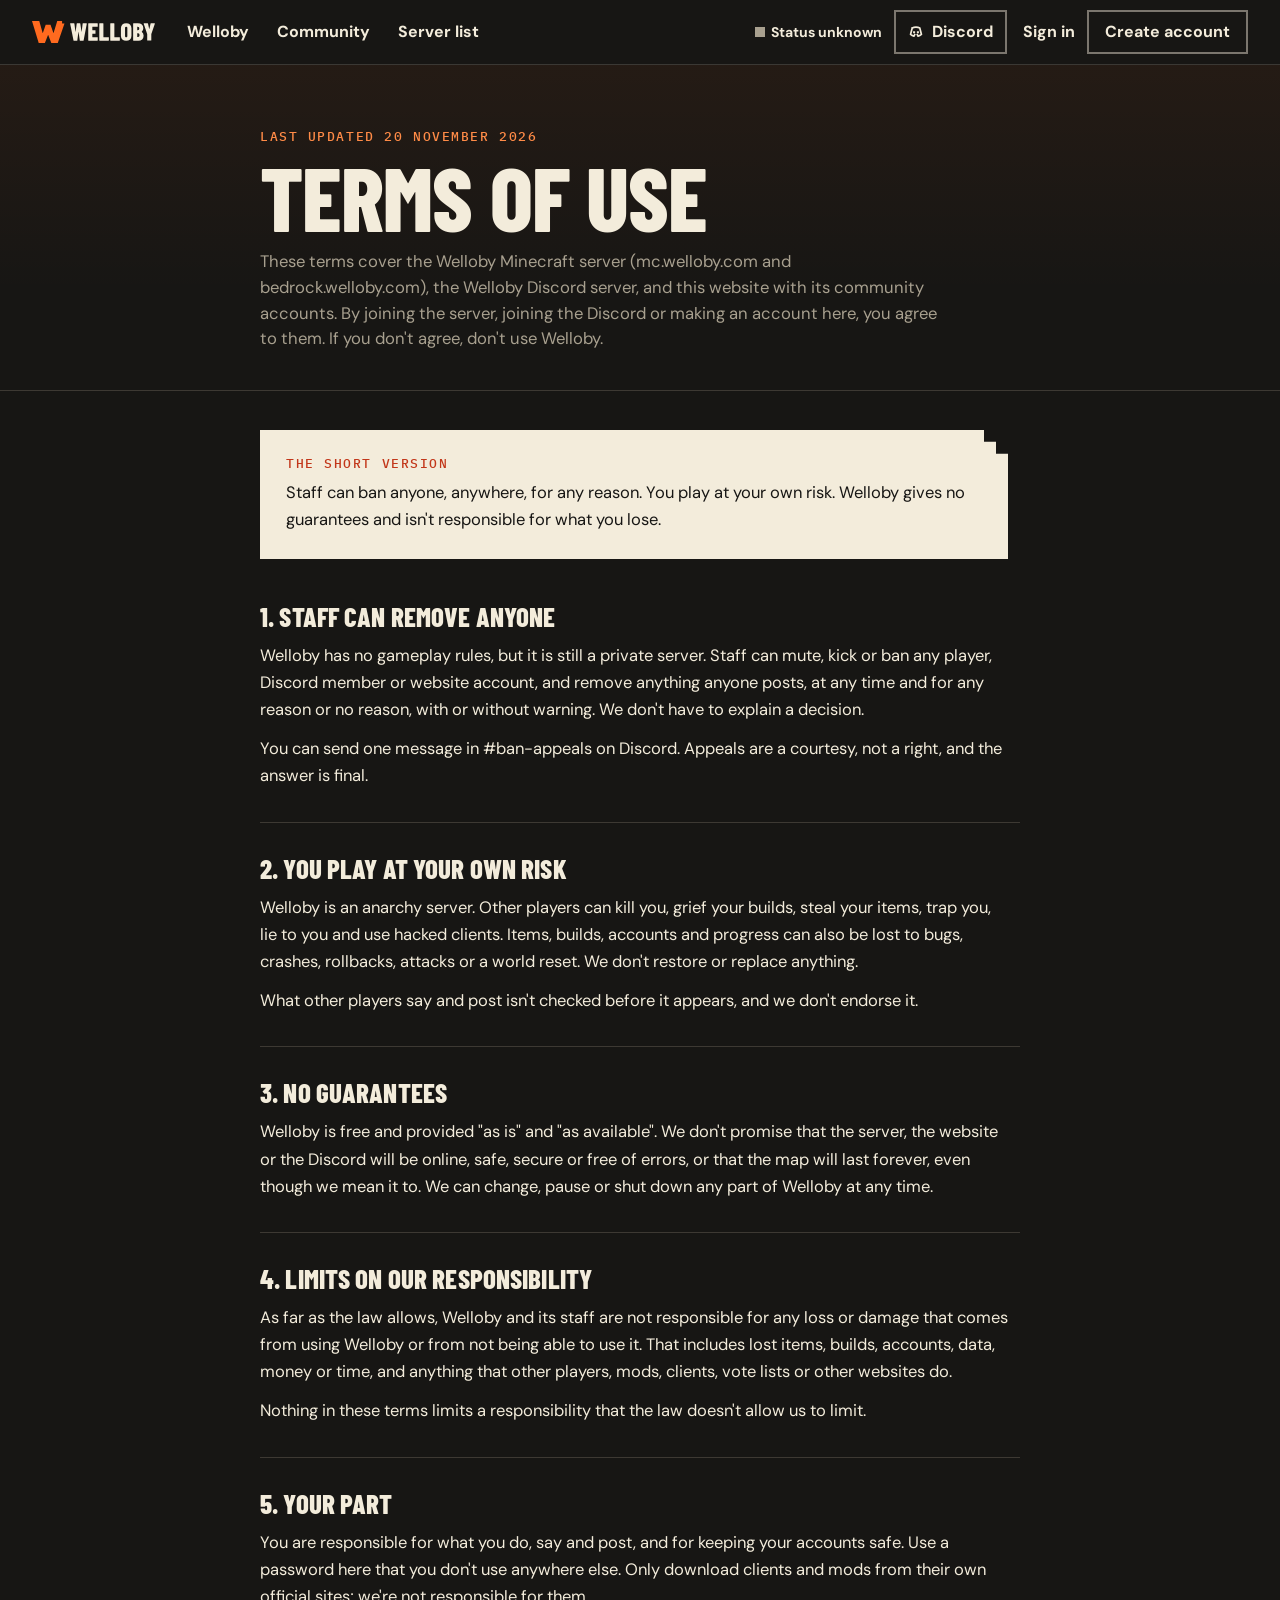
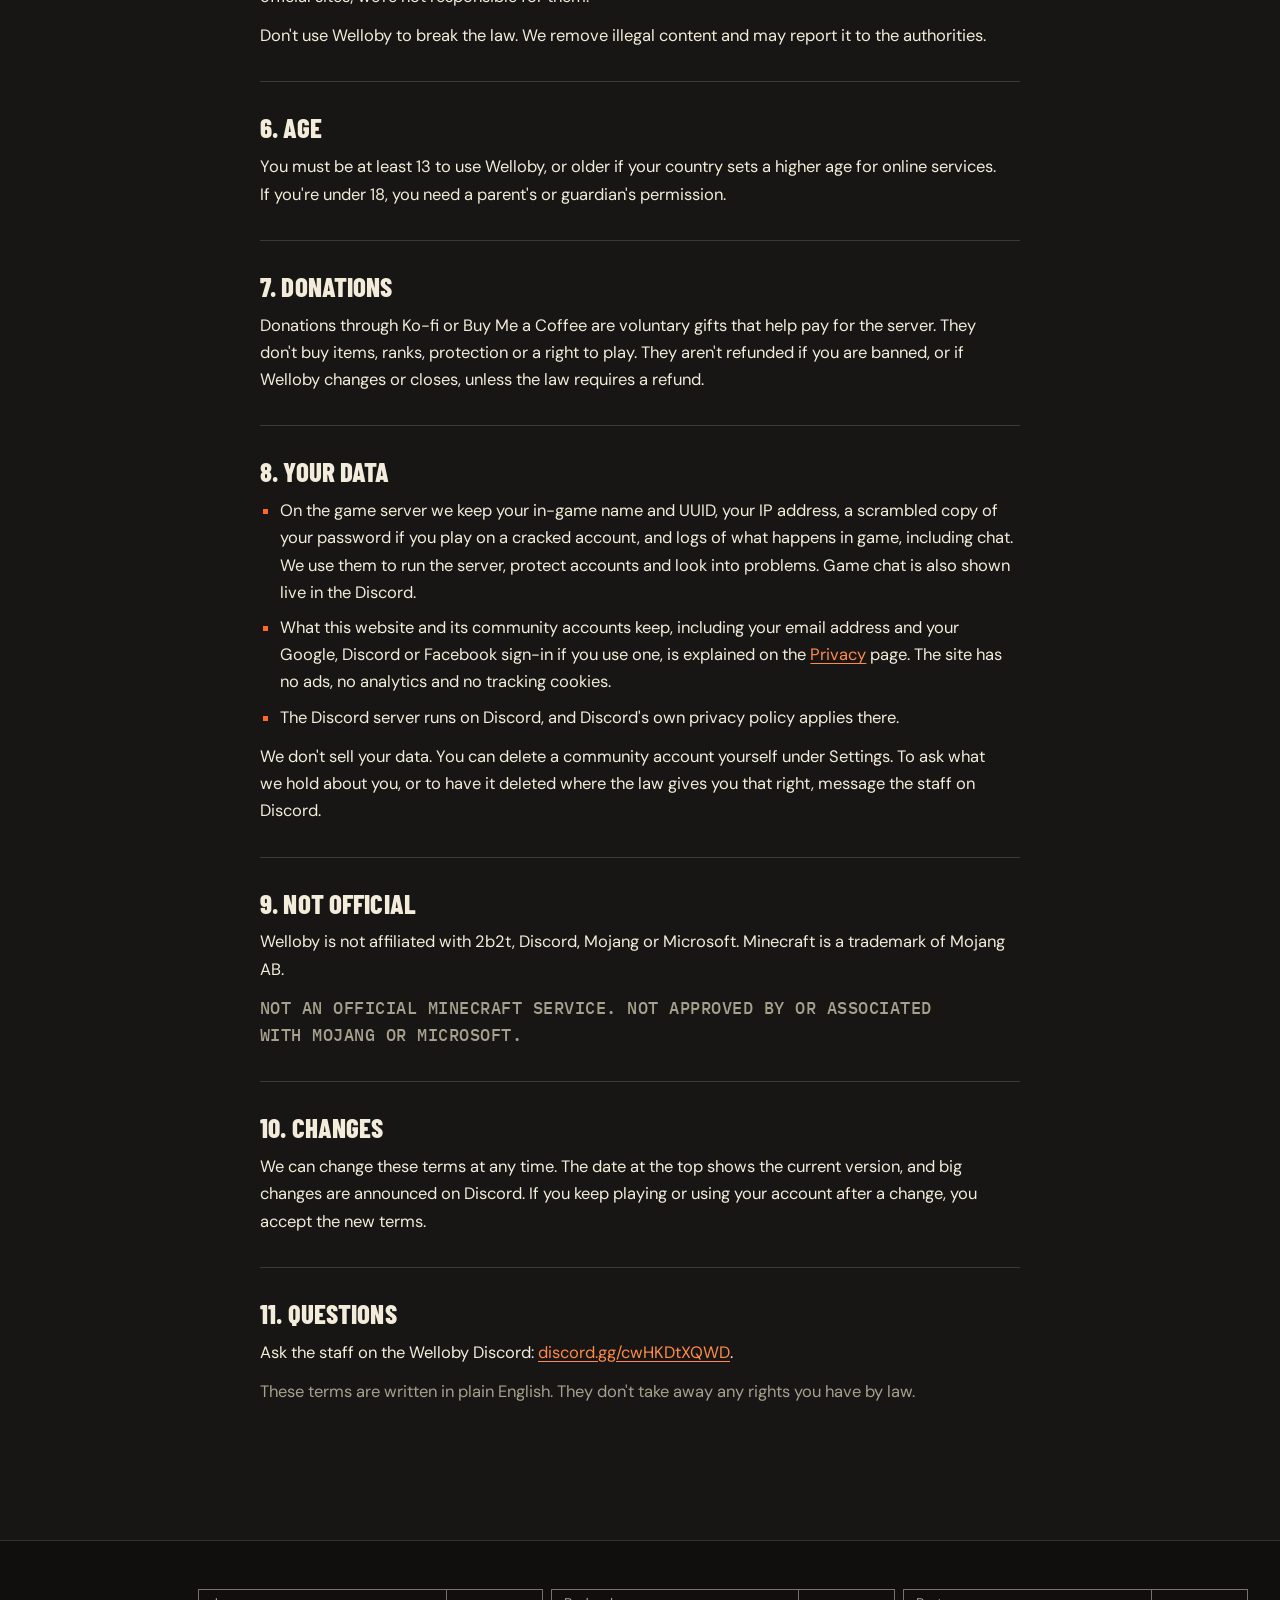
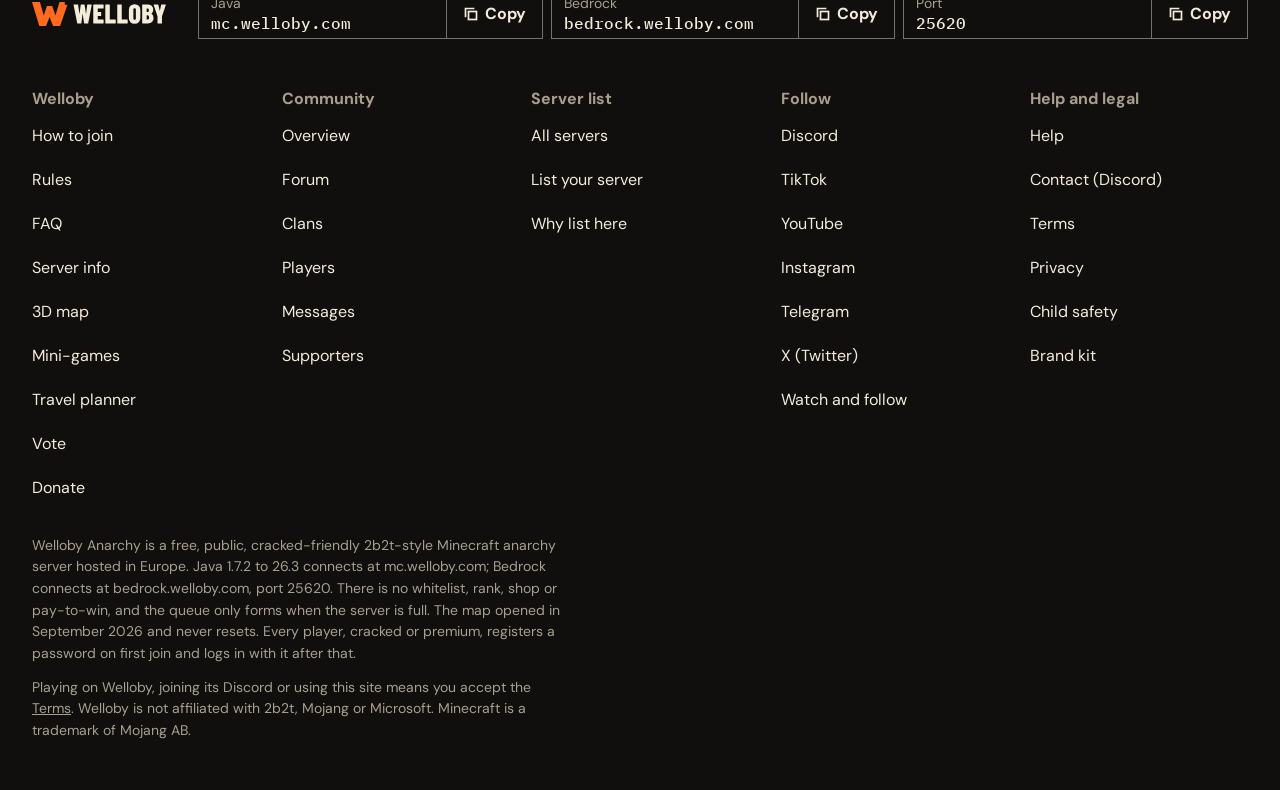
<file: terms.html>
<!doctype html>
<html lang="en">
<head>
<meta charset="utf-8">
<meta name="viewport" content="width=device-width, initial-scale=1">
<title>Terms of use | Welloby</title>
<meta name="description" content="The terms for the Welloby Minecraft server, its Discord and welloby.com: staff can ban anyone, you play at your own risk, and Welloby gives no guarantees.">
<meta name="theme-color" content="#171614">
<meta name="color-scheme" content="dark">
<link rel="canonical" href="https://welloby.com/terms">
<meta property="og:type" content="website">
<meta property="og:site_name" content="Welloby Anarchy">
<meta property="og:title" content="Welloby terms of use">
<meta property="og:description" content="Staff can ban anyone, you play at your own risk, and Welloby gives no guarantees.">
<meta property="og:url" content="https://welloby.com/terms">
<meta property="og:image" content="https://welloby.com/media/og.jpg">
<meta property="og:image:width" content="1200">
<meta property="og:image:height" content="630">
<meta name="twitter:card" content="summary_large_image">
<meta name="twitter:site" content="@WellobyLLC">
<link rel="preload" href="fonts/barlow-condensed.woff2" as="font" type="font/woff2" crossorigin>
<link rel="preload" href="fonts/dm-sans.woff2" as="font" type="font/woff2" crossorigin>
<link rel="icon" href="media/favicon.ico" sizes="any">
<link rel="icon" href="media/favicon-32.png" type="image/png" sizes="32x32">
<link rel="apple-touch-icon" href="media/apple-touch-icon.png">
<script>(function(){var h=document.documentElement,c=" js";try{if(localStorage.getItem("welloby.terms")==="2026-11-20")c+=" terms-ok";if(localStorage.getItem("welloby.session"))c+=" acct-wait"}catch(e){}try{if(/Android/i.test(navigator.userAgent)&&(matchMedia("(display-mode: standalone)").matches||document.referrer.indexOf("android-app://com.welloby.app")===0))c+=" in-app"}catch(e){}h.className+=c})()</script>
<style>
@font-face{font-family:"Barlow Condensed";src:url(fonts/barlow-condensed.woff2) format("woff2");font-weight:800;font-style:normal;font-display:swap}
@font-face{font-family:"DM Sans";src:url(fonts/dm-sans.woff2) format("woff2");font-weight:100 1000;font-style:normal;font-display:swap}
@font-face{font-family:"IBM Plex Mono";src:url(fonts/ibm-plex-mono.woff2) format("woff2");font-weight:500;font-style:normal;font-display:swap}
.terms{padding-bottom:clamp(64px,8vw,120px)}
.terms-short{margin-bottom:clamp(28px,3.4vw,44px);padding:clamp(18px,2.2vw,26px);background:var(--bone);color:var(--ink);font-size:17px;line-height:1.55}
.terms-short b{display:block;margin-bottom:6px;font:500 13px/1.3 var(--mono);text-transform:uppercase;letter-spacing:.12em;color:var(--ember)}
.terms section{padding:clamp(22px,2.6vw,32px) 0;border-top:1px solid var(--stone)}
.terms section:first-of-type{border-top:0;padding-top:0}
.terms h2{margin-bottom:12px}
.terms p,.terms li{max-width:68ch;font-size:16.5px;line-height:1.65}
.terms p+p,.terms p+ul,.terms ul+p{margin-top:12px}
.terms ul{display:grid;gap:8px;padding-left:1.2em;list-style:square}
.terms li::marker{color:var(--lava)}
.terms a{color:var(--lava-hot);text-underline-offset:3px}
.terms-caps{font:500 13.5px/1.6 var(--mono);letter-spacing:.03em;color:var(--ash)}
.terms-end{margin-top:clamp(24px,3vw,36px);color:var(--ash)}
</style>
<link rel="stylesheet" href="assets/site.css?v=0ad483a979">
<link rel="stylesheet" href="assets/community.css?v=4ad0000663">
<script defer src="assets/data.js?v=1bb241707a"></script>
<script defer src="assets/site.js?v=82ba15a883"></script>
<script defer src="assets/community-core.js?v=256be298e2"></script>
<script defer src="assets/motion.js?v=e5b9ec28ce"></script>
</head>
<body class="legal-page page-other">
<a class="skip" href="#main">Skip to content</a>

<svg class="sprite" aria-hidden="true" focusable="false">
  <symbol id="i-copy" viewBox="0 0 16 16"><rect x="5.5" y="5.5" width="8" height="8"/><path d="M10.5 2.5h-8v8"/></symbol>
  <symbol id="i-check" viewBox="0 0 16 16"><path d="m2.5 8.5 3.5 3.5 7.5-8"/></symbol>
  <symbol id="i-refresh" viewBox="0 0 16 16"><path d="M13.5 7a5.5 5.5 0 1 0-.8 3.8M13.5 2.5V7H9"/></symbol>
  <symbol id="i-ext" viewBox="0 0 16 16"><path d="M6 3H3v10h10v-3M9 3h4v4M13 3 7.5 8.5"/></symbol>
  <symbol id="i-plus" viewBox="0 0 16 16"><path d="M8 2.5v11M2.5 8h11"/></symbol>
  <symbol id="i-minus" viewBox="0 0 16 16"><path d="M2.5 8h11"/></symbol>
  <symbol id="i-home" viewBox="0 0 16 16"><rect x="4" y="4" width="8" height="8"/><path d="M8 1v3m0 8v3M1 8h3m8 0h3"/></symbol>
  <symbol id="i-expand" viewBox="0 0 16 16"><path d="M2 6V2h4m4 0h4v4m0 4v4h-4m-4 0H2v-4"/></symbol>
  <symbol id="i-shrink" viewBox="0 0 16 16"><path d="M6 2v4H2m12 0h-4V2m0 12v-4h4M2 10h4v4"/></symbol>
  <symbol id="i-pin" viewBox="0 0 16 16"><path d="M4 2h8v6l-4 6-4-6z"/><rect x="6.5" y="4.5" width="3" height="3"/></symbol>
  <symbol id="i-ruler" viewBox="0 0 16 16"><path d="m2 11 9-9 3 3-9 9zM5 8l1.5 1.5M7 6l1.5 1.5M9 4l1.5 1.5"/></symbol>
  <symbol id="i-link" viewBox="0 0 16 16"><path d="M7 9a3 3 0 0 0 4.2 0l2-2A3 3 0 0 0 9 2.8l-.8.8M9 7a3 3 0 0 0-4.2 0l-2 2A3 3 0 0 0 7 13.2l.8-.8"/></symbol>
  <symbol id="i-dice" viewBox="0 0 16 16"><rect x="2.5" y="2.5" width="11" height="11"/><path d="M5.5 5.5h.01M10.5 5.5h.01M8 8h.01M5.5 10.5h.01M10.5 10.5h.01" stroke-width="2"/></symbol>
  <symbol id="i-x" viewBox="0 0 16 16"><path d="m3.5 3.5 9 9m0-9-9 9"/></symbol>
  <symbol id="i-trash" viewBox="0 0 16 16"><path d="M2.5 4.5h11M6 4V2.5h4V4m-6 .5.6 9h6.8l.6-9M6.6 7v4m2.8-4v4"/></symbol>
  <symbol id="i-menu" viewBox="0 0 16 16"><path d="M2 4.5h12M2 8h12M2 11.5h12"/></symbol>
  <symbol id="i-down" viewBox="0 0 16 16"><path d="M8 2v9m-4-4 4 4 4-4M2.5 13.5h11"/></symbol>
  <symbol id="i-panel" viewBox="0 0 16 16"><rect x="2" y="2.5" width="12" height="11"/><path d="M10 2.5v11"/></symbol>
  <symbol id="i-send" viewBox="0 0 16 16"><path d="M2.5 8h10.5M8.5 3.5 13 8l-4.5 4.5"/></symbol>
  <symbol id="i-heart" viewBox="0 0 16 16"><path d="M8 13.5 2.6 8.1a3.1 3.1 0 0 1 4.4-4.4l1 1 1-1a3.1 3.1 0 0 1 4.4 4.4z"/></symbol>
  <symbol id="i-chat" viewBox="0 0 16 16"><path d="M2.5 3h11v7.5H7l-3 2.5v-2.5H2.5z"/></symbol>
  <symbol id="i-play" viewBox="0 0 16 16"><path d="M4.5 2.5v11l9-5.5z"/></symbol>
  <symbol id="i-pause" viewBox="0 0 16 16"><path d="M5 3v10m6-10v10"/></symbol>
  <symbol id="i-trophy" viewBox="0 0 16 16"><path d="M4.5 2.5h7v3.5a3.5 3.5 0 0 1-7 0zM4.5 4H2v1.5A2.5 2.5 0 0 0 4.7 8M11.5 4H14v1.5A2.5 2.5 0 0 1 11.3 8M8 9.5v3M5 13.5h6"/></symbol>
  <symbol id="i-mail" viewBox="0 0 16 16"><rect x="2" y="3.5" width="12" height="9"/><path d="m2 4 6 5 6-5"/></symbol>
  <symbol id="i-search" viewBox="0 0 16 16"><circle cx="7" cy="7" r="4.5"/><path d="m10.5 10.5 3.5 3.5"/></symbol>
  <symbol id="i-up" viewBox="0 0 16 16"><path d="M8 14V4M3.5 8.5 8 4l4.5 4.5M2.5 2h11"/></symbol>
  <symbol id="i-share" viewBox="0 0 16 16"><path d="M8 10V2.5M5 5.5l3-3 3 3M3 8.5v5h10v-5"/></symbol>
  <symbol id="i-lock" viewBox="0 0 16 16"><rect x="3.5" y="7.5" width="9" height="6"/><path d="M5.5 7.5v-2a2.5 2.5 0 0 1 5 0v2"/></symbol>
  <symbol id="i-flag" viewBox="0 0 16 16"><path d="M3.5 14V2.5M3.5 3h8l-2 3 2 3h-8"/></symbol>
  <symbol id="i-users" viewBox="0 0 16 16"><rect x="4" y="3" width="4" height="4"/><path d="M2 13.5c.4-2.6 1.8-4 4-4s3.6 1.4 4 4M10.5 3.2a2 2 0 0 1 0 3.6M11.5 9.6c1.4.5 2.2 1.8 2.5 3.9"/></symbol>
  <symbol id="i-scroll" viewBox="0 0 16 16"><path d="M4 2.5h8v9.5a1.5 1.5 0 0 1-3 0v-1H2.5V12A1.5 1.5 0 0 0 4 13.5h7M6 5.5h4M6 8h4"/></symbol>
  <symbol id="i-swap" viewBox="0 0 16 16"><path d="M2.5 5.5h10M10 3l2.5 2.5L10 8M13.5 10.5h-10M6 8l-2.5 2.5L6 13"/></symbol>
  <symbol id="i-help" viewBox="0 0 16 16"><rect x="2" y="2" width="12" height="12"/><path d="M6.2 6.3a1.9 1.9 0 1 1 2.6 1.8c-.5.2-.8.6-.8 1.1v.6M8 11.4h.01"/></symbol>
  <symbol id="i-edit" viewBox="0 0 16 16"><path d="m10.5 2.5 3 3-8 8h-3v-3zM9 4l3 3"/></symbol>
  <symbol id="i-tiktok" viewBox="0 0 16 16"><path d="M9 2v8.6a2.6 2.6 0 1 1-2.6-2.6M9 2c.4 2.1 1.8 3.4 4 3.6"/></symbol>
  <symbol id="i-instagram" viewBox="0 0 16 16"><rect x="2.5" y="2.5" width="11" height="11" rx="3.2"/><circle cx="8" cy="8" r="2.6"/><path d="M11.3 4.7h.01" stroke-width="2"/></symbol>
  <symbol id="i-telegram" viewBox="0 0 16 16"><path d="M14 2.6 1.9 7.3l4.4 1.5L12 5 7.7 9.6v3.8l2.2-2.5 3 2.2z"/></symbol>
  <symbol id="i-youtube" viewBox="0 0 16 16"><rect x="1.5" y="3.5" width="13" height="9" rx="2.6"/><path d="m6.6 6 3.4 2-3.4 2z"/></symbol>
  <symbol id="i-xlogo" viewBox="0 0 16 16"><path d="M2.5 2.5h3l8 11h-3zM13.5 2.5 8.7 7.8M2.5 13.5l4.8-5.3"/></symbol>
  <symbol id="i-discord" viewBox="0 0 16 16"><path d="M4.2 4c1.2-.6 2.4-.8 3.8-.8s2.6.2 3.8.8l1.6 6.3c-1 .9-2.2 1.5-3.4 1.8l-.7-1.4M4.2 4 2.6 10.3c1 .9 2.2 1.5 3.4 1.8l.7-1.4"/><path d="M6.1 8.2h.01M9.9 8.2h.01" stroke-width="2"/></symbol>
  <symbol id="i-go" viewBox="0 0 16 16"><path d="M2.5 8h10.5M8.5 3.5 13 8l-4.5 4.5"/></symbol>
  <symbol id="i-face" viewBox="0 0 8 8"><rect width="8" height="8" fill="#ff6a1f" stroke="none"/><rect width="8" height="2" fill="#c2371a" stroke="none"/><rect x="1" y="3" width="2" height="2" fill="#f3ecdb" stroke="none"/><rect x="5" y="3" width="2" height="2" fill="#f3ecdb" stroke="none"/><rect x="2" y="4" width="1" height="1" fill="#171614" stroke="none"/><rect x="6" y="4" width="1" height="1" fill="#171614" stroke="none"/><rect x="3" y="6" width="2" height="1" fill="#171614" stroke="none"/></symbol>
</svg>

<header class="bar" id="top">
  <div class="frame bar-row">
    <a class="logo bar-brand" href="index.html" aria-label="Welloby, home"><img class="logo-word" src="media/wordmark.svg" width="134" height="24" alt=""><img class="logo-w" src="media/mark.svg" width="34" height="23" alt=""></a>
    <nav class="parts parts-top" aria-label="Site"><a href="index.html">Welloby</a><a href="community.html">Community</a><a href="servers.html">Server list</a></nav>
    <p class="bar-live"><span class="sr-only">Server status: </span><i class="lamp" data-status-lamp data-state="loading" aria-hidden="true"></i><span data-status-short>Checking</span><span class="players" data-players hidden></span></p>
    <a class="btn-out bar-dc" href="https://discord.gg/cwHKDtXQWD" target="_blank" rel="noopener"><svg class="i" aria-hidden="true"><use href="#i-discord"/></svg>Discord</a>
    <span class="bar-acct" data-account><a class="acct-in" href="community.html#/login">Sign in</a><a class="btn-out acct-join" href="community.html#/register">Create account</a></span>
    <details class="menu" id="menu">
      <summary class="menu-btn" aria-label="Menu"><svg class="i when-shut" aria-hidden="true"><use href="#i-menu"/></svg><svg class="i when-open" aria-hidden="true"><use href="#i-x"/></svg><span class="when-shut">Menu</span><span class="when-open">Close</span></summary>
      <div class="menu-sheet"><div class="menu-in">
        <div class="menu-acct" data-account-menu><a class="btn-out" href="community.html#/login">Sign in</a><a class="btn-out" href="community.html#/register">Create account</a></div>
        <p class="menu-note">One free account for the Community and the Server list. You do not need one to play.</p>
        <div class="menu-rows menu-search"><button type="button" class="menu-row" data-cmd-open><svg class="i" aria-hidden="true"><use href="#i-search"/></svg><span>Search this site</span></button></div>
        <section class="ipcard" aria-label="Welloby server address (IP)">
          <p class="ipcard-title">Welloby server address (IP)</p>
          <div class="iprow"><p class="ip-who">Computer (Java Edition)</p><div class="ipfield"><code translate="no">mc.welloby.com</code><button type="button" class="btn-main" data-copy="mc.welloby.com" data-copy-label="mc.welloby.com" data-copy-where="In Minecraft, choose Multiplayer, then Add Server, and paste it into Server Address." aria-label="Copy the Java address, mc.welloby.com"><svg class="i when-idle" aria-hidden="true"><use href="#i-copy"/></svg><svg class="i when-copied" aria-hidden="true"><use href="#i-check"/></svg><span class="when-idle">Copy</span><span class="when-copied">Copied</span></button></div></div>
          <div class="iprow"><p class="ip-who">Phone, tablet, console, Windows (Bedrock)</p><div class="ipfield"><code translate="no">bedrock.welloby.com</code><button type="button" class="btn-main" data-copy="bedrock.welloby.com" data-copy-label="bedrock.welloby.com" data-copy-where="In Minecraft, choose Play, then Servers, then Add Server, and paste it into Server Address. The port is 25620." aria-label="Copy the Bedrock address, bedrock.welloby.com"><svg class="i when-idle" aria-hidden="true"><use href="#i-copy"/></svg><svg class="i when-copied" aria-hidden="true"><use href="#i-check"/></svg><span class="when-idle">Copy</span><span class="when-copied">Copied</span></button></div><div class="ipfield"><span class="ipfield-k">Port</span><code translate="no">25620</code><button type="button" class="btn-out" data-copy="25620" data-copy-label="the port, 25620" data-copy-where="Paste it into Port, under the server address." aria-label="Copy the Bedrock port, 25620"><svg class="i when-idle" aria-hidden="true"><use href="#i-copy"/></svg><svg class="i when-copied" aria-hidden="true"><use href="#i-check"/></svg><span class="when-idle">Copy port</span><span class="when-copied">Copied</span></button></div></div>
        </section>
        <nav class="menu-parts" aria-label="All pages"><div class="menu-part"><h2><a href="index.html">Welloby</a></h2><ul class="menu-list"><li><a href="index.html#join">How to join</a></li><li><a href="index.html#rules">Rules</a></li><li><a href="index.html#faq">FAQ</a></li><li><a href="map.html#map">Map</a></li><li><a href="index.html#vote">Vote</a></li><li><a href="index.html#donate">Donate</a></li></ul></div><div class="menu-part"><h2><a href="community.html">Community</a></h2><ul class="menu-list"><li><a href="community.html">Overview</a></li><li><a href="community.html#/forum">Forum</a></li><li><a href="community.html#/clans">Clans</a></li><li><a href="community.html#/players">Players</a></li><li><a href="community.html#/messages">Messages</a></li><li><a href="community.html#/supporters">Supporters</a></li></ul></div><div class="menu-part"><h2><a href="servers.html">Server list</a></h2><ul class="menu-list"><li><a href="servers.html">All servers</a></li><li><a href="servers.html#/servers/new">List your server</a></li><li><a href="servers.html#/servers/why">Why list here</a></li></ul></div></nav>
        <div class="menu-rows">
          <a class="menu-row" href="https://discord.gg/cwHKDtXQWD" target="_blank" rel="noopener"><svg class="i" aria-hidden="true"><use href="#i-discord"/></svg><span>Discord</span><svg class="i menu-row-end" aria-hidden="true"><use href="#i-ext"/></svg></a>
          <a class="menu-row" href="faq.html"><svg class="i" aria-hidden="true"><use href="#i-help"/></svg><span>Help: questions and answers</span></a>
        </div>
        <ul class="menu-more"><li><a href="map.html#games">Mini-games</a></li><li><a href="faq.html#server-info">Server info</a></li><li><a href="map.html#planner">Travel planner</a></li><li><a href="watch.html">Watch and follow</a></li><li><a href="watch.html#brand">Brand kit</a></li><li><a href="terms.html">Terms</a></li><li><a href="privacy.html">Privacy</a></li></ul>
      </div></div>
    </details>
  </div>
</header>
<div class="bar-sub"><nav class="parts parts-sub" aria-label="Site"><a href="index.html">Welloby</a><a href="community.html">Community</a><a href="servers.html">Server list</a></nav><div class="frame acct-row"><span class="acct-slot" data-account><a class="acct-in" href="community.html#/login">Sign in</a><a class="btn-out acct-join" href="community.html#/register">Create account</a></span></div></div>


<main id="main" class="cm" tabindex="-1">
  <section class="pagehead">
    <div class="wrap narrow">
      <p class="kicker">Last updated 20 November 2026</p>
      <h1>Terms of use</h1>
      <p class="pagehead-lede">These terms cover the Welloby Minecraft server (mc.welloby.com and bedrock.welloby.com), the Welloby Discord server, and this website with its community accounts. By joining the server, joining the Discord or making an account here, you agree to them. If you don't agree, don't use Welloby.</p>
    </div>
  </section>

  <div class="wrap narrow terms">
    <p class="terms-short notch"><b>The short version</b>Staff can ban anyone, anywhere, for any reason. You play at your own risk. Welloby gives no guarantees and isn't responsible for what you lose.</p>

    <section id="bans">
      <h2>1. Staff can remove anyone</h2>
      <p>Welloby has no gameplay rules, but it is still a private server. Staff can mute, kick or ban any player, Discord member or website account, and remove anything anyone posts, at any time and for any reason or no reason, with or without warning. We don't have to explain a decision.</p>
      <p>You can send one message in #ban-appeals on Discord. Appeals are a courtesy, not a right, and the answer is final.</p>
    </section>

    <section id="risk">
      <h2>2. You play at your own risk</h2>
      <p>Welloby is an anarchy server. Other players can kill you, grief your builds, steal your items, trap you, lie to you and use hacked clients. Items, builds, accounts and progress can also be lost to bugs, crashes, rollbacks, attacks or a world reset. We don't restore or replace anything.</p>
      <p>What other players say and post isn't checked before it appears, and we don't endorse it.</p>
    </section>

    <section id="no-guarantees">
      <h2>3. No guarantees</h2>
      <p>Welloby is free and provided "as is" and "as available". We don't promise that the server, the website or the Discord will be online, safe, secure or free of errors, or that the map will last forever, even though we mean it to. We can change, pause or shut down any part of Welloby at any time.</p>
    </section>

    <section id="liability">
      <h2>4. Limits on our responsibility</h2>
      <p>As far as the law allows, Welloby and its staff are not responsible for any loss or damage that comes from using Welloby or from not being able to use it. That includes lost items, builds, accounts, data, money or time, and anything that other players, mods, clients, vote lists or other websites do.</p>
      <p>Nothing in these terms limits a responsibility that the law doesn't allow us to limit.</p>
    </section>

    <section id="your-part">
      <h2>5. Your part</h2>
      <p>You are responsible for what you do, say and post, and for keeping your accounts safe. Use a password here that you don't use anywhere else. Only download clients and mods from their own official sites; we're not responsible for them.</p>
      <p>Don't use Welloby to break the law. We remove illegal content and may report it to the authorities.</p>
    </section>

    <section id="age">
      <h2>6. Age</h2>
      <p>You must be at least 13 to use Welloby, or older if your country sets a higher age for online services. If you're under 18, you need a parent's or guardian's permission.</p>
    </section>

    <section id="donations">
      <h2>7. Donations</h2>
      <p>Donations through Ko-fi or Buy Me a Coffee are voluntary gifts that help pay for the server. They don't buy items, ranks, protection or a right to play. They aren't refunded if you are banned, or if Welloby changes or closes, unless the law requires a refund.</p>
    </section>

    <section id="data">
      <h2>8. Your data</h2>
      <ul>
        <li>On the game server we keep your in-game name and UUID, your IP address, a scrambled copy of your password if you play on a cracked account, and logs of what happens in game, including chat. We use them to run the server, protect accounts and look into problems. Game chat is also shown live in the Discord.</li>
        <li>What this website and its community accounts keep, including your email address and your Google, Discord or Facebook sign-in if you use one, is explained on the <a href="privacy.html">Privacy</a> page. The site has no ads, no analytics and no tracking cookies.</li>
        <li>The Discord server runs on Discord, and Discord's own privacy policy applies there.</li>
      </ul>
      <p>We don't sell your data. You can delete a community account yourself under Settings. To ask what we hold about you, or to have it deleted where the law gives you that right, message the staff on Discord.</p>
    </section>

    <section id="not-official">
      <h2>9. Not official</h2>
      <p>Welloby is not affiliated with 2b2t, Discord, Mojang or Microsoft. Minecraft is a trademark of Mojang AB.</p>
      <p class="terms-caps">NOT AN OFFICIAL MINECRAFT SERVICE. NOT APPROVED BY OR ASSOCIATED WITH MOJANG OR MICROSOFT.</p>
    </section>

    <section id="changes">
      <h2>10. Changes</h2>
      <p>We can change these terms at any time. The date at the top shows the current version, and big changes are announced on Discord. If you keep playing or using your account after a change, you accept the new terms.</p>
    </section>

    <section id="contact">
      <h2>11. Questions</h2>
      <p>Ask the staff on the Welloby Discord: <a href="https://discord.gg/cwHKDtXQWD" target="_blank" rel="noopener">discord.gg/cwHKDtXQWD</a>.</p>
      <p class="terms-end">These terms are written in plain English. They don't take away any rights you have by law.</p>
    </section>
  </div>
</main>

<footer class="site-foot" id="footer">
  <div class="frame">
    <div class="ft-top"><a class="ft-logo" href="index.html" aria-label="Welloby, home"><img src="media/wordmark.svg" width="134" height="24" alt=""></a>
      <div class="ft-ips"><div class="ipfield"><span class="ipfield-stack"><span class="ipfield-k">Java</span><code translate="no">mc.welloby.com</code></span><button type="button" class="btn-out" data-copy="mc.welloby.com" data-copy-label="mc.welloby.com" data-copy-where="In Minecraft, choose Multiplayer, then Add Server, and paste it into Server Address." aria-label="Copy the Java address, mc.welloby.com"><svg class="i when-idle" aria-hidden="true"><use href="#i-copy"/></svg><svg class="i when-copied" aria-hidden="true"><use href="#i-check"/></svg><span class="when-idle">Copy</span><span class="when-copied">Copied</span></button></div><div class="ipfield"><span class="ipfield-stack"><span class="ipfield-k">Bedrock</span><code translate="no">bedrock.welloby.com</code></span><button type="button" class="btn-out" data-copy="bedrock.welloby.com" data-copy-label="bedrock.welloby.com" data-copy-where="In Minecraft, choose Play, then Servers, then Add Server, and paste it into Server Address. The port is 25620." aria-label="Copy the Bedrock address, bedrock.welloby.com"><svg class="i when-idle" aria-hidden="true"><use href="#i-copy"/></svg><svg class="i when-copied" aria-hidden="true"><use href="#i-check"/></svg><span class="when-idle">Copy</span><span class="when-copied">Copied</span></button></div><div class="ipfield"><span class="ipfield-stack"><span class="ipfield-k">Port</span><code translate="no">25620</code></span><button type="button" class="btn-out" data-copy="25620" data-copy-label="the port, 25620" data-copy-where="Paste it into Port, under the server address." aria-label="Copy the Bedrock port, 25620"><svg class="i when-idle" aria-hidden="true"><use href="#i-copy"/></svg><svg class="i when-copied" aria-hidden="true"><use href="#i-check"/></svg><span class="when-idle">Copy</span><span class="when-copied">Copied</span></button></div></div></div>
    <nav class="ft-cols" aria-label="Footer"><div><h2>Welloby</h2><ul><li><a href="index.html#join">How to join</a></li><li><a href="index.html#rules">Rules</a></li><li><a href="index.html#faq">FAQ</a></li><li><a href="faq.html#server-info">Server info</a></li><li><a href="map.html#map">3D map</a></li><li><a href="map.html#games">Mini-games</a></li><li><a href="map.html#planner">Travel planner</a></li><li><a href="index.html#vote">Vote</a></li><li><a href="index.html#donate">Donate</a></li></ul></div><div><h2>Community</h2><ul><li><a href="community.html">Overview</a></li><li><a href="community.html#/forum">Forum</a></li><li><a href="community.html#/clans">Clans</a></li><li><a href="community.html#/players">Players</a></li><li><a href="community.html#/messages">Messages</a></li><li><a href="community.html#/supporters">Supporters</a></li></ul></div><div><h2>Server list</h2><ul><li><a href="servers.html">All servers</a></li><li><a href="servers.html#/servers/new">List your server</a></li><li><a href="servers.html#/servers/why">Why list here</a></li></ul></div><div><h2>Follow</h2><ul><li><a href="https://discord.gg/cwHKDtXQWD" target="_blank" rel="noopener">Discord</a></li><li><a href="https://www.tiktok.com/@wellobyanarchy" target="_blank" rel="noopener">TikTok</a></li><li><a href="https://www.youtube.com/@wellobyanarchy" target="_blank" rel="noopener">YouTube</a></li><li><a href="https://www.instagram.com/welloby_official/" target="_blank" rel="noopener">Instagram</a></li><li><a href="https://t.me/wellobyanarchy" target="_blank" rel="noopener">Telegram</a></li><li><a href="https://x.com/WellobyLLC" target="_blank" rel="noopener">X (Twitter)</a></li><li><a href="watch.html">Watch and follow</a></li></ul></div><div><h2>Help and legal</h2><ul><li><a href="faq.html">Help</a></li><li><a href="index.html#contact">Contact (Discord)</a></li><li><a href="terms.html">Terms</a></li><li><a href="privacy.html">Privacy</a></li><li><a href="child-safety.html">Child safety</a></li><li><a href="watch.html#brand">Brand kit</a></li></ul></div></nav>
    <p class="ft-about">Welloby Anarchy is a free, public, cracked-friendly 2b2t-style Minecraft anarchy server hosted in Europe. Java 1.7.2 to 26.3 connects at mc.welloby.com; Bedrock connects at bedrock.welloby.com, port 25620. There is no whitelist, rank, shop or pay-to-win, and the queue only forms when the server is full. The map opened in September 2026 and never resets. Every player, cracked or premium, registers a password on first join and logs in with it after that.</p>
    <p class="ft-legal">Playing on Welloby, joining its Discord or using this site means you accept the <a href="terms.html">Terms</a>. Welloby is not affiliated with 2b2t, Mojang or Microsoft. Minecraft is a trademark of Mojang AB.</p>
  </div>
</footer>

<button type="button" class="to-top" data-to-top aria-label="Back to the top" hidden><svg class="i"><use href="#i-up"/></svg></button>
<div class="toast" role="status" aria-live="polite" data-show="0"></div>
</body>
</html>
</file>
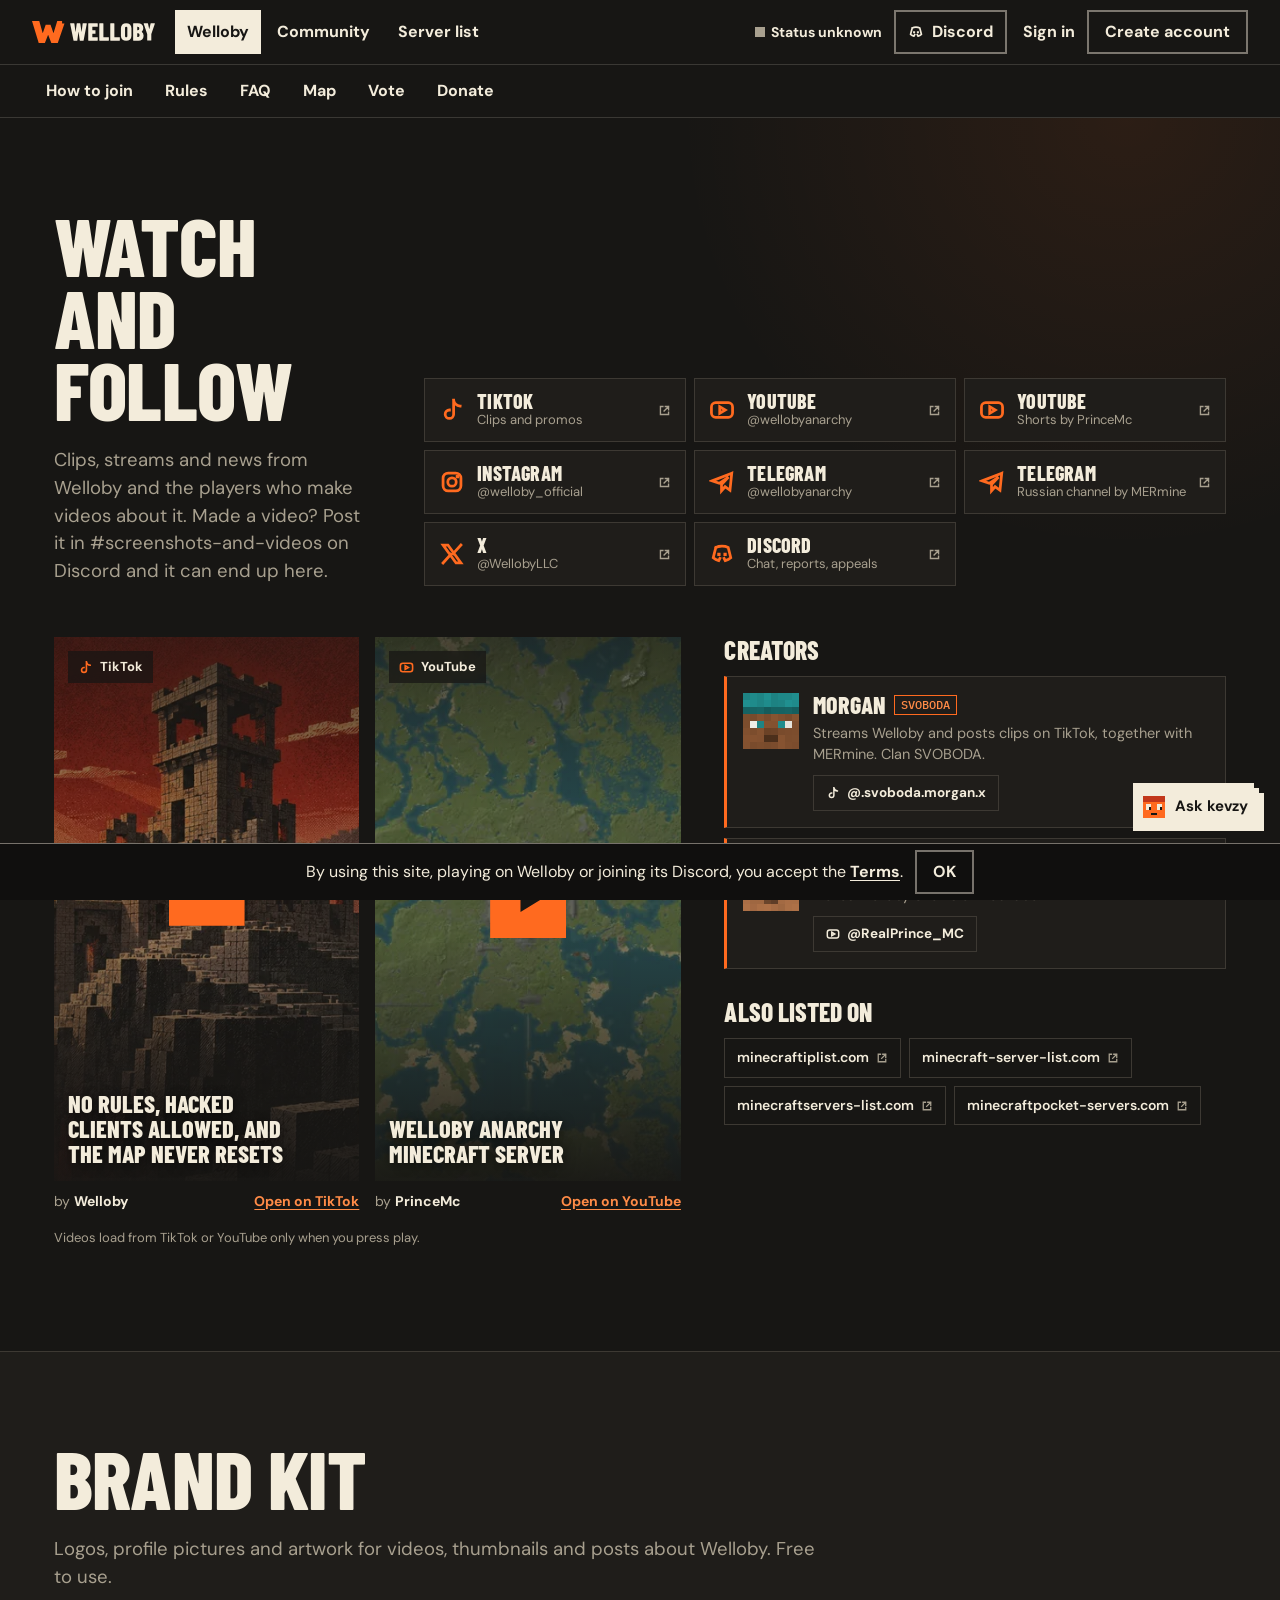
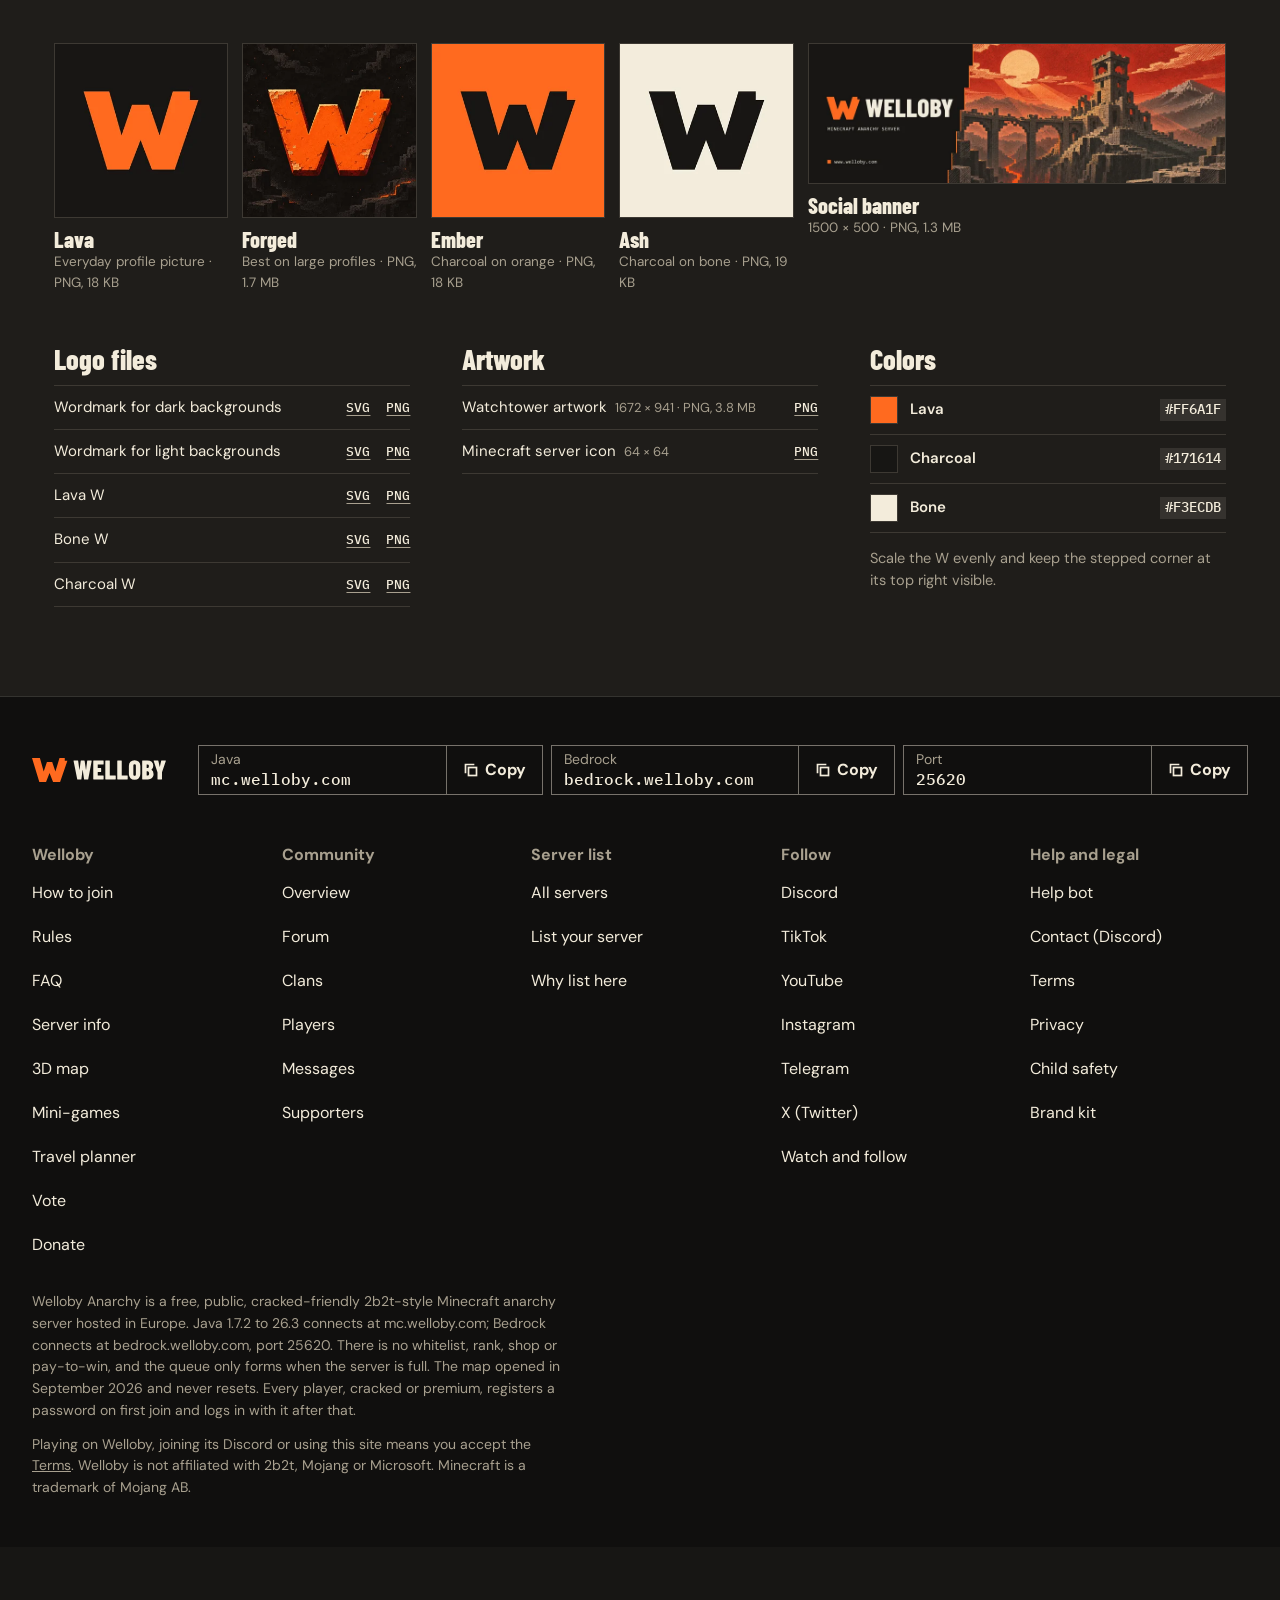
<file: watch.html>
<!doctype html>
<html lang="en">
<head>
<meta charset="utf-8">
<meta name="viewport" content="width=device-width, initial-scale=1, viewport-fit=cover">
<title>Watch and follow · Welloby</title>
<meta name="description" content="Videos about the Welloby Minecraft anarchy server, the creators who make them, every Welloby account to follow, and the brand kit: logos, profile pictures and artwork.">
<meta name="theme-color" content="#171614">
<meta name="color-scheme" content="dark">
<link rel="canonical" href="https://welloby.com/watch">
<meta property="og:type" content="website">
<meta property="og:site_name" content="Welloby Anarchy">
<meta property="og:title" content="Watch and follow Welloby">
<meta property="og:description" content="Videos about Welloby, the creators who make them, every Welloby account and the brand kit.">
<meta property="og:url" content="https://welloby.com/watch">
<meta property="og:image" content="https://welloby.com/media/og.jpg">
<meta property="og:image:width" content="1200">
<meta property="og:image:height" content="630">
<meta name="twitter:card" content="summary_large_image">
<meta name="twitter:site" content="@WellobyLLC">
<link rel="preload" href="fonts/barlow-condensed.woff2" as="font" type="font/woff2" crossorigin>
<link rel="preload" href="fonts/dm-sans.woff2" as="font" type="font/woff2" crossorigin>
<link rel="icon" href="media/favicon.ico" sizes="any">
<link rel="icon" href="media/favicon-32.png" type="image/png" sizes="32x32">
<link rel="apple-touch-icon" href="media/apple-touch-icon.png">
<link rel="manifest" href="site.webmanifest">
<meta name="mobile-web-app-capable" content="yes">
<meta name="apple-mobile-web-app-capable" content="yes">
<meta name="apple-mobile-web-app-title" content="Welloby">
<meta name="apple-mobile-web-app-status-bar-style" content="black">
<script>(function(){var h=document.documentElement,c=" js";try{if(localStorage.getItem("welloby.terms")==="2026-11-20")c+=" terms-ok";if(localStorage.getItem("welloby.session"))c+=" acct-wait"}catch(e){}try{if(/Android/i.test(navigator.userAgent)&&(matchMedia("(display-mode: standalone)").matches||document.referrer.indexOf("android-app://com.welloby.app")===0))c+=" in-app"}catch(e){}h.className+=c})()</script>
<style>
@font-face{font-family:"Barlow Condensed";src:url(fonts/barlow-condensed.woff2) format("woff2");font-weight:800;font-style:normal;font-display:swap}
@font-face{font-family:"DM Sans";src:url(fonts/dm-sans.woff2) format("woff2");font-weight:100 1000;font-style:normal;font-display:swap}
@font-face{font-family:"IBM Plex Mono";src:url(fonts/ibm-plex-mono.woff2) format("woff2");font-weight:500;font-style:normal;font-display:swap}
</style>
<link rel="stylesheet" href="assets/site.css?v=0ad483a979">
<link rel="stylesheet" href="assets/community.css?v=4ad0000663">
<script defer src="assets/data.js?v=1bb241707a"></script>
<script defer src="assets/site.js?v=82ba15a883"></script>
<script defer src="assets/extras.js?v=946425ad02"></script>
<script defer src="assets/kevzy-kb.js?v=7ff745ffbc"></script>
<script defer src="assets/kevzy.js?v=d908c6fdaa"></script>
<script defer src="assets/community-core.js?v=256be298e2"></script>
<script defer src="assets/motion.js?v=e5b9ec28ce"></script>
</head>
<body class="page-welloby page-watch">
<a class="skip" href="#main">Skip to content</a>
<div class="terms-strip" data-terms-bar role="region" aria-label="Terms of use"><p>By using this site, playing on Welloby or joining its Discord, you accept the <a href="terms.html">Terms</a>.</p><button type="button" class="btn-out" data-terms-ok>OK</button></div>

<svg class="sprite" aria-hidden="true" focusable="false">
  <symbol id="i-copy" viewBox="0 0 16 16"><rect x="5.5" y="5.5" width="8" height="8"/><path d="M10.5 2.5h-8v8"/></symbol>
  <symbol id="i-check" viewBox="0 0 16 16"><path d="m2.5 8.5 3.5 3.5 7.5-8"/></symbol>
  <symbol id="i-refresh" viewBox="0 0 16 16"><path d="M13.5 7a5.5 5.5 0 1 0-.8 3.8M13.5 2.5V7H9"/></symbol>
  <symbol id="i-ext" viewBox="0 0 16 16"><path d="M6 3H3v10h10v-3M9 3h4v4M13 3 7.5 8.5"/></symbol>
  <symbol id="i-plus" viewBox="0 0 16 16"><path d="M8 2.5v11M2.5 8h11"/></symbol>
  <symbol id="i-minus" viewBox="0 0 16 16"><path d="M2.5 8h11"/></symbol>
  <symbol id="i-home" viewBox="0 0 16 16"><rect x="4" y="4" width="8" height="8"/><path d="M8 1v3m0 8v3M1 8h3m8 0h3"/></symbol>
  <symbol id="i-expand" viewBox="0 0 16 16"><path d="M2 6V2h4m4 0h4v4m0 4v4h-4m-4 0H2v-4"/></symbol>
  <symbol id="i-shrink" viewBox="0 0 16 16"><path d="M6 2v4H2m12 0h-4V2m0 12v-4h4M2 10h4v4"/></symbol>
  <symbol id="i-pin" viewBox="0 0 16 16"><path d="M4 2h8v6l-4 6-4-6z"/><rect x="6.5" y="4.5" width="3" height="3"/></symbol>
  <symbol id="i-ruler" viewBox="0 0 16 16"><path d="m2 11 9-9 3 3-9 9zM5 8l1.5 1.5M7 6l1.5 1.5M9 4l1.5 1.5"/></symbol>
  <symbol id="i-link" viewBox="0 0 16 16"><path d="M7 9a3 3 0 0 0 4.2 0l2-2A3 3 0 0 0 9 2.8l-.8.8M9 7a3 3 0 0 0-4.2 0l-2 2A3 3 0 0 0 7 13.2l.8-.8"/></symbol>
  <symbol id="i-dice" viewBox="0 0 16 16"><rect x="2.5" y="2.5" width="11" height="11"/><path d="M5.5 5.5h.01M10.5 5.5h.01M8 8h.01M5.5 10.5h.01M10.5 10.5h.01" stroke-width="2"/></symbol>
  <symbol id="i-x" viewBox="0 0 16 16"><path d="m3.5 3.5 9 9m0-9-9 9"/></symbol>
  <symbol id="i-trash" viewBox="0 0 16 16"><path d="M2.5 4.5h11M6 4V2.5h4V4m-6 .5.6 9h6.8l.6-9M6.6 7v4m2.8-4v4"/></symbol>
  <symbol id="i-menu" viewBox="0 0 16 16"><path d="M2 4.5h12M2 8h12M2 11.5h12"/></symbol>
  <symbol id="i-down" viewBox="0 0 16 16"><path d="M8 2v9m-4-4 4 4 4-4M2.5 13.5h11"/></symbol>
  <symbol id="i-panel" viewBox="0 0 16 16"><rect x="2" y="2.5" width="12" height="11"/><path d="M10 2.5v11"/></symbol>
  <symbol id="i-send" viewBox="0 0 16 16"><path d="M2.5 8h10.5M8.5 3.5 13 8l-4.5 4.5"/></symbol>
  <symbol id="i-heart" viewBox="0 0 16 16"><path d="M8 13.5 2.6 8.1a3.1 3.1 0 0 1 4.4-4.4l1 1 1-1a3.1 3.1 0 0 1 4.4 4.4z"/></symbol>
  <symbol id="i-chat" viewBox="0 0 16 16"><path d="M2.5 3h11v7.5H7l-3 2.5v-2.5H2.5z"/></symbol>
  <symbol id="i-play" viewBox="0 0 16 16"><path d="M4.5 2.5v11l9-5.5z"/></symbol>
  <symbol id="i-pause" viewBox="0 0 16 16"><path d="M5 3v10m6-10v10"/></symbol>
  <symbol id="i-trophy" viewBox="0 0 16 16"><path d="M4.5 2.5h7v3.5a3.5 3.5 0 0 1-7 0zM4.5 4H2v1.5A2.5 2.5 0 0 0 4.7 8M11.5 4H14v1.5A2.5 2.5 0 0 1 11.3 8M8 9.5v3M5 13.5h6"/></symbol>
  <symbol id="i-mail" viewBox="0 0 16 16"><rect x="2" y="3.5" width="12" height="9"/><path d="m2 4 6 5 6-5"/></symbol>
  <symbol id="i-search" viewBox="0 0 16 16"><circle cx="7" cy="7" r="4.5"/><path d="m10.5 10.5 3.5 3.5"/></symbol>
  <symbol id="i-up" viewBox="0 0 16 16"><path d="M8 14V4M3.5 8.5 8 4l4.5 4.5M2.5 2h11"/></symbol>
  <symbol id="i-share" viewBox="0 0 16 16"><path d="M8 10V2.5M5 5.5l3-3 3 3M3 8.5v5h10v-5"/></symbol>
  <symbol id="i-lock" viewBox="0 0 16 16"><rect x="3.5" y="7.5" width="9" height="6"/><path d="M5.5 7.5v-2a2.5 2.5 0 0 1 5 0v2"/></symbol>
  <symbol id="i-flag" viewBox="0 0 16 16"><path d="M3.5 14V2.5M3.5 3h8l-2 3 2 3h-8"/></symbol>
  <symbol id="i-users" viewBox="0 0 16 16"><rect x="4" y="3" width="4" height="4"/><path d="M2 13.5c.4-2.6 1.8-4 4-4s3.6 1.4 4 4M10.5 3.2a2 2 0 0 1 0 3.6M11.5 9.6c1.4.5 2.2 1.8 2.5 3.9"/></symbol>
  <symbol id="i-scroll" viewBox="0 0 16 16"><path d="M4 2.5h8v9.5a1.5 1.5 0 0 1-3 0v-1H2.5V12A1.5 1.5 0 0 0 4 13.5h7M6 5.5h4M6 8h4"/></symbol>
  <symbol id="i-swap" viewBox="0 0 16 16"><path d="M2.5 5.5h10M10 3l2.5 2.5L10 8M13.5 10.5h-10M6 8l-2.5 2.5L6 13"/></symbol>
  <symbol id="i-help" viewBox="0 0 16 16"><rect x="2" y="2" width="12" height="12"/><path d="M6.2 6.3a1.9 1.9 0 1 1 2.6 1.8c-.5.2-.8.6-.8 1.1v.6M8 11.4h.01"/></symbol>
  <symbol id="i-edit" viewBox="0 0 16 16"><path d="m10.5 2.5 3 3-8 8h-3v-3zM9 4l3 3"/></symbol>
  <symbol id="i-tiktok" viewBox="0 0 16 16"><path d="M9 2v8.6a2.6 2.6 0 1 1-2.6-2.6M9 2c.4 2.1 1.8 3.4 4 3.6"/></symbol>
  <symbol id="i-instagram" viewBox="0 0 16 16"><rect x="2.5" y="2.5" width="11" height="11" rx="3.2"/><circle cx="8" cy="8" r="2.6"/><path d="M11.3 4.7h.01" stroke-width="2"/></symbol>
  <symbol id="i-telegram" viewBox="0 0 16 16"><path d="M14 2.6 1.9 7.3l4.4 1.5L12 5 7.7 9.6v3.8l2.2-2.5 3 2.2z"/></symbol>
  <symbol id="i-youtube" viewBox="0 0 16 16"><rect x="1.5" y="3.5" width="13" height="9" rx="2.6"/><path d="m6.6 6 3.4 2-3.4 2z"/></symbol>
  <symbol id="i-xlogo" viewBox="0 0 16 16"><path d="M2.5 2.5h3l8 11h-3zM13.5 2.5 8.7 7.8M2.5 13.5l4.8-5.3"/></symbol>
  <symbol id="i-discord" viewBox="0 0 16 16"><path d="M4.2 4c1.2-.6 2.4-.8 3.8-.8s2.6.2 3.8.8l1.6 6.3c-1 .9-2.2 1.5-3.4 1.8l-.7-1.4M4.2 4 2.6 10.3c1 .9 2.2 1.5 3.4 1.8l.7-1.4"/><path d="M6.1 8.2h.01M9.9 8.2h.01" stroke-width="2"/></symbol>
  <symbol id="i-go" viewBox="0 0 16 16"><path d="M2.5 8h10.5M8.5 3.5 13 8l-4.5 4.5"/></symbol>
  <symbol id="i-face" viewBox="0 0 8 8"><rect width="8" height="8" fill="#ff6a1f" stroke="none"/><rect width="8" height="2" fill="#c2371a" stroke="none"/><rect x="1" y="3" width="2" height="2" fill="#f3ecdb" stroke="none"/><rect x="5" y="3" width="2" height="2" fill="#f3ecdb" stroke="none"/><rect x="2" y="4" width="1" height="1" fill="#171614" stroke="none"/><rect x="6" y="4" width="1" height="1" fill="#171614" stroke="none"/><rect x="3" y="6" width="2" height="1" fill="#171614" stroke="none"/></symbol>
</svg>

<header class="bar" id="top">
  <div class="frame bar-row">
    <a class="logo bar-brand" href="index.html" aria-label="Welloby, home"><img class="logo-word" src="media/wordmark.svg" width="134" height="24" alt=""><img class="logo-w" src="media/mark.svg" width="34" height="23" alt=""></a>
    <nav class="parts parts-top" aria-label="Site"><a href="index.html" aria-current="page">Welloby</a><a href="community.html">Community</a><a href="servers.html">Server list</a></nav>
    <p class="bar-live"><span class="sr-only">Server status: </span><i class="lamp" data-status-lamp data-state="loading" aria-hidden="true"></i><span data-status-short>Checking</span><span class="players" data-players hidden></span></p>
    <a class="btn-out bar-dc" href="https://discord.gg/cwHKDtXQWD" target="_blank" rel="noopener"><svg class="i" aria-hidden="true"><use href="#i-discord"/></svg>Discord</a>
    <span class="bar-acct" data-account><a class="acct-in" href="community.html#/login">Sign in</a><a class="btn-out acct-join" href="community.html#/register">Create account</a></span>
    <details class="menu" id="menu">
      <summary class="menu-btn" aria-label="Menu"><svg class="i when-shut" aria-hidden="true"><use href="#i-menu"/></svg><svg class="i when-open" aria-hidden="true"><use href="#i-x"/></svg><span class="when-shut">Menu</span><span class="when-open">Close</span></summary>
      <div class="menu-sheet"><div class="menu-in">
        <div class="menu-acct" data-account-menu><a class="btn-out" href="community.html#/login">Sign in</a><a class="btn-out" href="community.html#/register">Create account</a></div>
        <p class="menu-note">One free account for the Community and the Server list. You do not need one to play.</p>
        <div class="menu-rows menu-search"><button type="button" class="menu-row" data-cmd-open><svg class="i" aria-hidden="true"><use href="#i-search"/></svg><span>Search this site</span></button></div>
        <section class="ipcard" aria-label="Welloby server address (IP)">
          <p class="ipcard-title">Welloby server address (IP)</p>
          <div class="iprow"><p class="ip-who">Computer (Java Edition)</p><div class="ipfield"><code translate="no">mc.welloby.com</code><button type="button" class="btn-main" data-copy="mc.welloby.com" data-copy-label="mc.welloby.com" data-copy-where="In Minecraft, choose Multiplayer, then Add Server, and paste it into Server Address." aria-label="Copy the Java address, mc.welloby.com"><svg class="i when-idle" aria-hidden="true"><use href="#i-copy"/></svg><svg class="i when-copied" aria-hidden="true"><use href="#i-check"/></svg><span class="when-idle">Copy</span><span class="when-copied">Copied</span></button></div></div>
          <div class="iprow"><p class="ip-who">Phone, tablet, console, Windows (Bedrock)</p><div class="ipfield"><code translate="no">bedrock.welloby.com</code><button type="button" class="btn-main" data-copy="bedrock.welloby.com" data-copy-label="bedrock.welloby.com" data-copy-where="In Minecraft, choose Play, then Servers, then Add Server, and paste it into Server Address. The port is 25620." aria-label="Copy the Bedrock address, bedrock.welloby.com"><svg class="i when-idle" aria-hidden="true"><use href="#i-copy"/></svg><svg class="i when-copied" aria-hidden="true"><use href="#i-check"/></svg><span class="when-idle">Copy</span><span class="when-copied">Copied</span></button></div><div class="ipfield"><span class="ipfield-k">Port</span><code translate="no">25620</code><button type="button" class="btn-out" data-copy="25620" data-copy-label="the port, 25620" data-copy-where="Paste it into Port, under the server address." aria-label="Copy the Bedrock port, 25620"><svg class="i when-idle" aria-hidden="true"><use href="#i-copy"/></svg><svg class="i when-copied" aria-hidden="true"><use href="#i-check"/></svg><span class="when-idle">Copy port</span><span class="when-copied">Copied</span></button></div></div>
        </section>
        <nav class="menu-parts" aria-label="All pages"><div class="menu-part" data-current><h2><a href="index.html" aria-current="page">Welloby</a></h2><ul class="menu-list"><li><a href="index.html#join">How to join</a></li><li><a href="index.html#rules">Rules</a></li><li><a href="index.html#faq">FAQ</a></li><li><a href="map.html#map">Map</a></li><li><a href="index.html#vote">Vote</a></li><li><a href="index.html#donate">Donate</a></li></ul></div><div class="menu-part"><h2><a href="community.html">Community</a></h2><ul class="menu-list"><li><a href="community.html">Overview</a></li><li><a href="community.html#/forum">Forum</a></li><li><a href="community.html#/clans">Clans</a></li><li><a href="community.html#/players">Players</a></li><li><a href="community.html#/messages">Messages</a></li><li><a href="community.html#/supporters">Supporters</a></li></ul></div><div class="menu-part"><h2><a href="servers.html">Server list</a></h2><ul class="menu-list"><li><a href="servers.html">All servers</a></li><li><a href="servers.html#/servers/new">List your server</a></li><li><a href="servers.html#/servers/why">Why list here</a></li></ul></div></nav>
        <div class="menu-rows">
          <a class="menu-row" href="https://discord.gg/cwHKDtXQWD" target="_blank" rel="noopener"><svg class="i" aria-hidden="true"><use href="#i-discord"/></svg><span>Discord</span><svg class="i menu-row-end" aria-hidden="true"><use href="#i-ext"/></svg></a>
          <button type="button" class="menu-row" data-ask=""><svg class="i" aria-hidden="true"><use href="#i-help"/></svg><span>Help: ask kevzy, the help bot</span></button>
        </div>
        <ul class="menu-more"><li><a href="map.html#games">Mini-games</a></li><li><a href="faq.html#server-info">Server info</a></li><li><a href="map.html#planner">Travel planner</a></li><li><a href="#top">Watch and follow</a></li><li><a href="#brand">Brand kit</a></li><li><a href="terms.html">Terms</a></li><li><a href="privacy.html">Privacy</a></li></ul>
      </div></div>
    </details>
  </div>
</header>
<div class="bar-sub"><nav class="parts parts-sub" aria-label="Site"><a href="index.html" aria-current="page">Welloby</a><a href="community.html">Community</a><a href="servers.html">Server list</a></nav><div class="frame acct-row"><span class="acct-slot" data-account><a class="acct-in" href="community.html#/login">Sign in</a><a class="btn-out acct-join" href="community.html#/register">Create account</a></span></div></div>
<nav class="local local-home" aria-label="Welloby pages"><div class="frame local-row"><div class="bar-nav"><a href="index.html#join">How to join</a><a href="index.html#rules">Rules</a><a href="index.html#faq">FAQ</a><a href="map.html#map">Map</a><a href="index.html#vote">Vote</a><a href="index.html#donate">Donate</a></div></div></nav>

<main id="main">

<section class="watch" id="watch" aria-labelledby="watch-title"><div class="wrap sec-head sec-head-split"><div><h1 id="watch-title">Watch and follow</h1><p class="sec-lede">Clips, streams and news from Welloby and the players who make videos about it. Made a video? Post it in #screenshots-and-videos on Discord and it can end up here.</p></div><ul class="follow"><li><a class="fcard fcard-tiktok" href="https://www.tiktok.com/@wellobyanarchy" target="_blank" rel="noopener"><svg class="i" aria-hidden="true"><use href="#i-tiktok"/></svg><b>TikTok</b><small>Clips and promos</small><svg class="i fcard-ext" aria-hidden="true"><use href="#i-ext"/></svg></a></li><li><a class="fcard fcard-youtube" href="https://www.youtube.com/@wellobyanarchy" target="_blank" rel="noopener"><svg class="i" aria-hidden="true"><use href="#i-youtube"/></svg><b>YouTube</b><small>@wellobyanarchy</small><svg class="i fcard-ext" aria-hidden="true"><use href="#i-ext"/></svg></a></li><li><a class="fcard fcard-youtube" href="https://www.youtube.com/@RealPrince_MC" target="_blank" rel="noopener"><svg class="i" aria-hidden="true"><use href="#i-youtube"/></svg><b>YouTube</b><small>Shorts by PrinceMc</small><svg class="i fcard-ext" aria-hidden="true"><use href="#i-ext"/></svg></a></li><li><a class="fcard fcard-instagram" href="https://www.instagram.com/welloby_official/" target="_blank" rel="noopener"><svg class="i" aria-hidden="true"><use href="#i-instagram"/></svg><b>Instagram</b><small>@welloby_official</small><svg class="i fcard-ext" aria-hidden="true"><use href="#i-ext"/></svg></a></li><li><a class="fcard fcard-telegram" href="https://t.me/wellobyanarchy" target="_blank" rel="noopener"><svg class="i" aria-hidden="true"><use href="#i-telegram"/></svg><b>Telegram</b><small>@wellobyanarchy</small><svg class="i fcard-ext" aria-hidden="true"><use href="#i-ext"/></svg></a></li><li><a class="fcard fcard-telegram" href="https://t.me/welloby" target="_blank" rel="noopener"><svg class="i" aria-hidden="true"><use href="#i-telegram"/></svg><b>Telegram</b><small>Russian channel by MERmine</small><svg class="i fcard-ext" aria-hidden="true"><use href="#i-ext"/></svg></a></li><li><a class="fcard fcard-x" href="https://x.com/WellobyLLC" target="_blank" rel="noopener"><svg class="i" aria-hidden="true"><use href="#i-xlogo"/></svg><b>X</b><small>@WellobyLLC</small><svg class="i fcard-ext" aria-hidden="true"><use href="#i-ext"/></svg></a></li><li><a class="fcard fcard-discord" href="https://discord.gg/cwHKDtXQWD" target="_blank" rel="noopener"><svg class="i" aria-hidden="true"><use href="#i-discord"/></svg><b>Discord</b><small>Chat, reports, appeals</small><svg class="i fcard-ext" aria-hidden="true"><use href="#i-ext"/></svg></a></li></ul></div><div class="wrap wrap-wide watch-grid"><div class="vids"><figure class="vid vid-tiktok" data-video="https://www.tiktok.com/player/v1/7707114976057527566?music_info=1&amp;description=1&amp;autoplay=1&amp;rel=0"><button type="button" class="vid-play" aria-label="Play the TikTok video: No rules, hacked clients allowed, and the map never resets"><span class="vid-plat"><svg class="i" aria-hidden="true"><use href="#i-tiktok"/></svg>TikTok</span><span class="vid-btn" aria-hidden="true"><svg class="i"><use href="#i-play"/></svg></span><span class="vid-title">No rules, hacked clients allowed, and the map never resets</span></button><figcaption><span>by <b>Welloby</b></span><a href="https://www.tiktok.com/@wellobyanarchy/video/7707114976057527566" target="_blank" rel="noopener">Open on TikTok</a></figcaption></figure><figure class="vid vid-youtube" data-video="https://www.youtube-nocookie.com/embed/0X5ubeE-gEw?autoplay=1&amp;playsinline=1&amp;rel=0"><button type="button" class="vid-play" aria-label="Play the YouTube video: welloby anarchy minecraft server"><span class="vid-plat"><svg class="i" aria-hidden="true"><use href="#i-youtube"/></svg>YouTube</span><span class="vid-btn" aria-hidden="true"><svg class="i"><use href="#i-play"/></svg></span><span class="vid-title">welloby anarchy minecraft server</span></button><figcaption><span>by <b>PrinceMc</b></span><a href="https://www.youtube.com/shorts/0X5ubeE-gEw" target="_blank" rel="noopener">Open on YouTube</a></figcaption></figure><p class="vids-note">Videos load from TikTok or YouTube only when you press play.</p></div><div class="watch-side"><h3>Creators</h3><ul class="creators"><li class="creator"><span class="creator-head" data-head-name="Morgan" aria-hidden="true"></span><div><h4>Morgan<span class="creator-clan">SVOBODA</span></h4><p>Streams Welloby and posts clips on TikTok, together with MERmine. Clan SVOBODA.</p><p class="creator-links"><a class="btn btn-line btn-s" href="https://www.tiktok.com/@.svoboda.morgan.x" target="_blank" rel="noopener"><svg class="i" aria-hidden="true"><use href="#i-tiktok"/></svg>@.svoboda.morgan.x</a></p></div></li><li class="creator"><span class="creator-head" data-head-name="PrinceMc" aria-hidden="true"></span><div><h4>PrinceMc</h4><p>Makes Welloby Shorts on YouTube.</p><p class="creator-links"><a class="btn btn-line btn-s" href="https://www.youtube.com/@RealPrince_MC" target="_blank" rel="noopener"><svg class="i" aria-hidden="true"><use href="#i-youtube"/></svg>@RealPrince_MC</a></p></div></li></ul><h3>Also listed on</h3><ul class="listings"><li><a href="https://www.minecraftiplist.com/server/wellobyanarchy-44491" target="_blank" rel="noopener">minecraftiplist.com<svg class="i" aria-hidden="true"><use href="#i-ext"/></svg></a></li><li><a href="https://minecraft-server-list.com/server/523374/" target="_blank" rel="noopener">minecraft-server-list.com<svg class="i" aria-hidden="true"><use href="#i-ext"/></svg></a></li><li><a href="https://minecraftservers-list.com/server/welloby-anarchy" target="_blank" rel="noopener">minecraftservers-list.com<svg class="i" aria-hidden="true"><use href="#i-ext"/></svg></a></li><li><a href="https://minecraftpocket-servers.com/server/134261/" target="_blank" rel="noopener">minecraftpocket-servers.com<svg class="i" aria-hidden="true"><use href="#i-ext"/></svg></a></li></ul></div></div></section>

<section class="brand" id="brand" aria-labelledby="brand-title">
  <div class="wrap">
    <div class="sec-head">
      <h2 id="brand-title">Brand kit</h2>
      <p class="sec-lede">Logos, profile pictures and artwork for videos, thumbnails and posts about Welloby. Free to use.</p>
    </div>
    <div class="brand-grid">
      <figure class="asset"><a href="brand/Avatars/avatar-lava.png" download="Welloby-Lava.png" data-file><img loading="lazy" src="media/avatar-lava.webp" width="320" height="320" alt="Orange W on charcoal"></a><figcaption><b>Lava</b><span>Everyday profile picture · PNG, 18 KB</span></figcaption></figure>
      <figure class="asset"><a href="brand/Avatars/avatar-forged.png" download="Welloby-Forged.png" data-file><img loading="lazy" src="media/avatar-forged.webp" width="320" height="320" alt="Carved orange stone W on basalt"></a><figcaption><b>Forged</b><span>Best on large profiles · PNG, 1.7 MB</span></figcaption></figure>
      <figure class="asset"><a href="brand/Avatars/avatar-ember.png" download="Welloby-Ember.png" data-file><img loading="lazy" src="media/avatar-ember.webp" width="320" height="320" alt="Charcoal W on orange"></a><figcaption><b>Ember</b><span>Charcoal on orange · PNG, 18 KB</span></figcaption></figure>
      <figure class="asset"><a href="brand/Avatars/avatar-ash.png" download="Welloby-Ash.png" data-file><img loading="lazy" src="media/avatar-ash.webp" width="320" height="320" alt="Charcoal W on bone"></a><figcaption><b>Ash</b><span>Charcoal on bone · PNG, 19 KB</span></figcaption></figure>
      <figure class="asset asset-wide"><a href="brand/Artwork/welloby-banner.png" download="Welloby-Banner.png" data-file><img loading="lazy" src="media/banner-900.webp" width="900" height="300" alt="Welloby banner: the orange W and wordmark beside the watchtower"></a><figcaption><b>Social banner</b><span>1500 × 500 · PNG, 1.3 MB</span></figcaption></figure>
    </div>
    <div class="brand-files">
      <div>
        <h3>Logo files</h3>
        <ul>
          <li><span>Wordmark for dark backgrounds</span><span class="bf-links"><a href="brand/Logos/wordmark.svg" download data-file aria-label="Wordmark for dark backgrounds, SVG">SVG</a><a href="brand/Logos/wordmark.png" download data-file aria-label="Wordmark for dark backgrounds, PNG">PNG</a></span></li>
          <li><span>Wordmark for light backgrounds</span><span class="bf-links"><a href="brand/Logos/wordmark-dark.svg" download data-file aria-label="Wordmark for light backgrounds, SVG">SVG</a><a href="brand/Logos/wordmark-dark.png" download data-file aria-label="Wordmark for light backgrounds, PNG">PNG</a></span></li>
          <li><span>Lava W</span><span class="bf-links"><a href="brand/Logos/mark.svg" download data-file aria-label="Lava W, SVG">SVG</a><a href="brand/Logos/mark.png" download data-file aria-label="Lava W, PNG">PNG</a></span></li>
          <li><span>Bone W</span><span class="bf-links"><a href="brand/Logos/mark-light.svg" download data-file aria-label="Bone W, SVG">SVG</a><a href="brand/Logos/mark-light.png" download data-file aria-label="Bone W, PNG">PNG</a></span></li>
          <li><span>Charcoal W</span><span class="bf-links"><a href="brand/Logos/mark-dark.svg" download data-file aria-label="Charcoal W, SVG">SVG</a><a href="brand/Logos/mark-dark.png" download data-file aria-label="Charcoal W, PNG">PNG</a></span></li>
        </ul>
      </div>
      <div>
        <h3>Artwork</h3>
        <ul>
          <!-- F61: the big files say how big they are before you tap -->
          <li><span>Watchtower artwork <small>1672 × 941 · PNG, 3.8 MB</small></span><span class="bf-links"><a href="brand/Artwork/world-art.png" download="Welloby-Watchtower.png" data-file aria-label="Watchtower artwork, PNG, 3.8 MB">PNG</a></span></li>
          <li><span>Minecraft server icon <small>64 × 64</small></span><span class="bf-links"><a href="brand/Icons/server-icon.png" download data-file aria-label="Minecraft server icon, PNG">PNG</a></span></li>
        </ul>
      </div>
      <div>
        <h3>Colors</h3>
        <ul class="swatches">
          <li><button type="button" data-copy="#FF6A1F" data-copy-label="the color #FF6A1F"><span class="sr-only">Copy </span><i style="background:#ff6a1f"></i><b>Lava</b><code>#FF6A1F</code></button></li>
          <li><button type="button" data-copy="#171614" data-copy-label="the color #171614"><span class="sr-only">Copy </span><i style="background:#171614"></i><b>Charcoal</b><code>#171614</code></button></li>
          <li><button type="button" data-copy="#F3ECDB" data-copy-label="the color #F3ECDB"><span class="sr-only">Copy </span><i style="background:#f3ecdb"></i><b>Bone</b><code>#F3ECDB</code></button></li>
        </ul>
        <p class="fine">Scale the W evenly and keep the stepped corner at its top right visible.</p>
      </div>
    </div>
  </div>
</section>

</main>

<footer class="site-foot" id="footer">
  <div class="frame">
    <div class="ft-top"><a class="ft-logo" href="index.html" aria-label="Welloby, home"><img src="media/wordmark.svg" width="134" height="24" alt=""></a>
      <div class="ft-ips"><div class="ipfield"><span class="ipfield-stack"><span class="ipfield-k">Java</span><code translate="no">mc.welloby.com</code></span><button type="button" class="btn-out" data-copy="mc.welloby.com" data-copy-label="mc.welloby.com" data-copy-where="In Minecraft, choose Multiplayer, then Add Server, and paste it into Server Address." aria-label="Copy the Java address, mc.welloby.com"><svg class="i when-idle" aria-hidden="true"><use href="#i-copy"/></svg><svg class="i when-copied" aria-hidden="true"><use href="#i-check"/></svg><span class="when-idle">Copy</span><span class="when-copied">Copied</span></button></div><div class="ipfield"><span class="ipfield-stack"><span class="ipfield-k">Bedrock</span><code translate="no">bedrock.welloby.com</code></span><button type="button" class="btn-out" data-copy="bedrock.welloby.com" data-copy-label="bedrock.welloby.com" data-copy-where="In Minecraft, choose Play, then Servers, then Add Server, and paste it into Server Address. The port is 25620." aria-label="Copy the Bedrock address, bedrock.welloby.com"><svg class="i when-idle" aria-hidden="true"><use href="#i-copy"/></svg><svg class="i when-copied" aria-hidden="true"><use href="#i-check"/></svg><span class="when-idle">Copy</span><span class="when-copied">Copied</span></button></div><div class="ipfield"><span class="ipfield-stack"><span class="ipfield-k">Port</span><code translate="no">25620</code></span><button type="button" class="btn-out" data-copy="25620" data-copy-label="the port, 25620" data-copy-where="Paste it into Port, under the server address." aria-label="Copy the Bedrock port, 25620"><svg class="i when-idle" aria-hidden="true"><use href="#i-copy"/></svg><svg class="i when-copied" aria-hidden="true"><use href="#i-check"/></svg><span class="when-idle">Copy</span><span class="when-copied">Copied</span></button></div></div></div>
    <nav class="ft-cols" aria-label="Footer"><div><h2>Welloby</h2><ul><li><a href="index.html#join">How to join</a></li><li><a href="index.html#rules">Rules</a></li><li><a href="index.html#faq">FAQ</a></li><li><a href="faq.html#server-info">Server info</a></li><li><a href="map.html#map">3D map</a></li><li><a href="map.html#games">Mini-games</a></li><li><a href="map.html#planner">Travel planner</a></li><li><a href="index.html#vote">Vote</a></li><li><a href="index.html#donate">Donate</a></li></ul></div><div><h2>Community</h2><ul><li><a href="community.html">Overview</a></li><li><a href="community.html#/forum">Forum</a></li><li><a href="community.html#/clans">Clans</a></li><li><a href="community.html#/players">Players</a></li><li><a href="community.html#/messages">Messages</a></li><li><a href="community.html#/supporters">Supporters</a></li></ul></div><div><h2>Server list</h2><ul><li><a href="servers.html">All servers</a></li><li><a href="servers.html#/servers/new">List your server</a></li><li><a href="servers.html#/servers/why">Why list here</a></li></ul></div><div><h2>Follow</h2><ul><li><a href="https://discord.gg/cwHKDtXQWD" target="_blank" rel="noopener">Discord</a></li><li><a href="https://www.tiktok.com/@wellobyanarchy" target="_blank" rel="noopener">TikTok</a></li><li><a href="https://www.youtube.com/@wellobyanarchy" target="_blank" rel="noopener">YouTube</a></li><li><a href="https://www.instagram.com/welloby_official/" target="_blank" rel="noopener">Instagram</a></li><li><a href="https://t.me/wellobyanarchy" target="_blank" rel="noopener">Telegram</a></li><li><a href="https://x.com/WellobyLLC" target="_blank" rel="noopener">X (Twitter)</a></li><li><a href="#top">Watch and follow</a></li></ul></div><div><h2>Help and legal</h2><ul><li><button type="button" data-ask="">Help bot</button></li><li><a href="index.html#contact">Contact (Discord)</a></li><li><a href="terms.html">Terms</a></li><li><a href="privacy.html">Privacy</a></li><li><a href="child-safety.html">Child safety</a></li><li><a href="#brand">Brand kit</a></li></ul></div></nav>
    <p class="ft-about">Welloby Anarchy is a free, public, cracked-friendly 2b2t-style Minecraft anarchy server hosted in Europe. Java 1.7.2 to 26.3 connects at mc.welloby.com; Bedrock connects at bedrock.welloby.com, port 25620. There is no whitelist, rank, shop or pay-to-win, and the queue only forms when the server is full. The map opened in September 2026 and never resets. Every player, cracked or premium, registers a password on first join and logs in with it after that.</p>
    <p class="ft-legal">Playing on Welloby, joining its Discord or using this site means you accept the <a href="terms.html">Terms</a>. Welloby is not affiliated with 2b2t, Mojang or Microsoft. Minecraft is a trademark of Mojang AB.</p>
  </div>
</footer>

<div class="toast" role="status" aria-live="polite" data-show="0"></div>
</body>
</html>
</file>
<file: assets/site.css>
/* Welloby Anarchy
   Layout idea: a dark world (the art, the map) with one bone-paper field guide in the middle.
   Ornament is limited to two things taken from the logo and banner: stepped block corners and a block skyline. */
:root{
  --lava:#ff6a1f;
  --lava-hot:#ff8b47;
  --ember:#c2371a;
  --ink:#171614;
  --basalt:#1f1d1a;
  --basalt-2:#292622;
  --stone:#3d3933;
  --ash:#a8a08f;
  --bone:#f3ecdb;
  --bone-2:#e8dfca;
  --bone-rule:#cbc1aa;
  --ink-soft:#585142;
  --ok:#a9c96b;
  --display:"Barlow Condensed","Arial Narrow","Roboto Condensed",Impact,sans-serif;
  --body:"DM Sans",system-ui,-apple-system,"Segoe UI",Roboto,Arial,sans-serif;
  --mono:"IBM Plex Mono",ui-monospace,"SF Mono",Consolas,"Liberation Mono",monospace;
  --gut:clamp(18px,4.2vw,60px);
  --wrap:1440px;
  --bar-h:56px;
  --pit:#100f0e;
  --line:rgba(243,236,219,.45);       /* outlines on dark: cream at 45% */
  --hair:rgba(243,236,219,.16);       /* dividers on dark */
  --fgut:16px;                        /* the edge of the shared bar, menu and footer */
  --strip-h:60px;                     /* the Terms strip's height; community-core.js writes the measured one */
  --lift:0px;                         /* how far Help and Back to top rise: the strip's height while it shows */
  --sky:80px;
  --fg:var(--bone);
  --muted:var(--ash);
  --rule:var(--stone);
  color-scheme:dark;
}
*,*::before,*::after{box-sizing:border-box}
html{scroll-behavior:smooth;scroll-padding-top:calc(var(--bar-h) + 18px);-webkit-text-size-adjust:100%;text-size-adjust:100%}
body{margin:0;background:var(--ink);color:var(--bone);font:400 17px/1.55 var(--body);-webkit-font-smoothing:antialiased;overflow-x:hidden}
img,canvas,svg{display:block;max-width:100%}
img{height:auto}
h1,h2,h3,p,ul,ol,dl,dd,figure{margin:0}
ul,ol{padding:0;list-style:none}
a{color:inherit}
button,input,select{font:inherit;color:inherit}
button{cursor:pointer;background:none;border:0;padding:0}
button:disabled{cursor:default}
code{font:500 .9em/1.4 var(--mono);background:rgba(243,236,219,.1);padding:.12em .38em;white-space:nowrap}
:focus-visible{outline:3px solid var(--lava-hot);outline-offset:3px}
::selection{background:var(--lava);color:var(--ink)}
.sprite{position:absolute;width:0;height:0;overflow:hidden}
.i{width:16px;height:16px;flex:none;fill:none;stroke:currentColor;stroke-width:1.7;stroke-linecap:square;stroke-linejoin:miter}
.sr-only{position:absolute;width:1px;height:1px;overflow:hidden;clip-path:inset(50%);white-space:nowrap}
.skip{position:fixed;left:12px;top:-80px;z-index:200;background:var(--bone);color:var(--ink);padding:10px 16px;font-weight:700}
.skip:focus{top:12px}
.wrap{width:min(var(--wrap),100% - 2*var(--gut));margin-inline:auto}
.wrap-wide{width:min(var(--wrap) + 160px,100% - 2*var(--gut))}

/* stepped corner, after the chip in the W */
.notch{--n:12px;clip-path:polygon(0 0,calc(100% - 2*var(--n)) 0,calc(100% - 2*var(--n)) var(--n),calc(100% - var(--n)) var(--n),calc(100% - var(--n)) calc(2*var(--n)),100% calc(2*var(--n)),100% 100%,0 100%)}

/* type */
h2{font:800 clamp(44px,6.4vw,96px)/.88 var(--display);letter-spacing:-.008em;text-transform:uppercase;text-wrap:balance}
h3{font:800 clamp(24px,2.2vw,30px)/1.05 var(--display);letter-spacing:.002em}
.sec-head{display:grid;gap:clamp(16px,1.8vw,24px);margin-bottom:clamp(28px,4vw,52px)}
.sec-lede{font-size:clamp(17px,1.45vw,20px);line-height:1.5;max-width:60ch;color:var(--muted)}
.fine{font-size:14.5px;line-height:1.55;color:var(--muted);max-width:62ch}

/* buttons */
.btn{--n:5px;display:inline-flex;align-items:center;justify-content:center;gap:9px;min-height:44px;padding:10px 18px;font:700 15px/1.2 var(--body);text-decoration:none;white-space:nowrap;clip-path:polygon(0 0,calc(100% - 2*var(--n)) 0,calc(100% - 2*var(--n)) var(--n),calc(100% - var(--n)) var(--n),calc(100% - var(--n)) calc(2*var(--n)),100% calc(2*var(--n)),100% 100%,0 100%);transition:background-color .12s,color .12s}
.btn:focus-visible{outline-offset:-4px;outline-color:currentColor}
.btn-lava{background:var(--lava);color:var(--ink)}
.btn-lava:hover{background:var(--lava-hot)}
.btn-ink{background:var(--ink);color:var(--bone)}
.btn-ink:hover{background:#2b2824}
.btn-bone{background:var(--bone);color:var(--ink)}
.btn-bone:hover{background:#fff8e8}
.btn-line{clip-path:none;border:1px solid var(--stone);color:var(--bone)}
.btn-line:hover{border-color:var(--bone)}
.btn-line:focus-visible{outline-offset:2px;outline-color:var(--lava-hot)}
.btn-s{min-height:36px;padding:7px 12px;font-size:13.5px;gap:7px;--n:4px}
.btn-s .i{width:14px;height:14px}
.btn-l{min-height:54px;padding:14px 24px;font-size:17px;--n:6px}
.btn:disabled{opacity:.45}
.when-copied{display:none}
[data-copied] .when-idle{display:none}
[data-copied] .when-copied{display:inline-block}
.icon-btn{display:inline-grid;place-items:center;width:30px;height:30px;color:inherit;opacity:.7}
.icon-btn:hover{opacity:1}
.plain-link{font-weight:700;text-underline-offset:.22em;text-decoration-thickness:2px}

/* status lamp */
.lamp{display:inline-block;width:9px;height:9px;flex:none;background:var(--ash)}
.lamp[data-state=online]{background:var(--ok);box-shadow:0 0 0 3px rgba(169,201,107,.22)}
.lamp[data-state=offline]{background:var(--ember)}
@keyframes blink{50%{opacity:.25}}

/* block skyline edges */
.paper::before{content:"";position:absolute;left:0;right:0;height:var(--sky);pointer-events:none;-webkit-mask:url("[data-uri]") repeat-x 0 100%/1280px var(--sky);mask:url("[data-uri]") repeat-x 0 100%/1280px var(--sky)}
[hidden]{display:none!important}

/* the 3D map */
.mapx-sec{padding:0 0 clamp(70px,8vw,120px)}
.sec-head-split{grid-template-columns:minmax(0,1fr) auto;align-items:end;gap:clamp(20px,4vw,60px)}
.sec-head-split>div{display:grid;gap:clamp(16px,1.8vw,24px)}
.seg{display:flex;border:1px solid var(--stone)}
.seg button{min-height:38px;padding:7px 15px;font-weight:700;font-size:14.5px;color:rgba(243,236,219,.8)}
.seg button+button{border-left:1px solid var(--stone)}
.seg button:hover{color:var(--bone);background:var(--basalt-2)}
.seg button[aria-pressed=true]{background:var(--lava);color:var(--ink)}
.seg button:focus-visible,.tool:focus-visible{outline-offset:-4px}
.tool{display:inline-flex;align-items:center;gap:8px;min-height:38px;padding:7px 12px;font-weight:600;font-size:14px;border:1px solid var(--stone);color:rgba(243,236,219,.86)}
.tool:hover{border-color:var(--ash);color:var(--bone)}
.tool[aria-pressed=true]{background:var(--basalt-2);border-color:var(--bone);color:var(--bone)}
.tool-icon{width:38px;justify-content:center;padding:0}
.mapx{position:relative;background:var(--basalt);border:1px solid var(--stone)}
.mapx-bar{display:flex;align-items:center;gap:10px 16px;flex-wrap:wrap;padding:10px 12px;border-bottom:1px solid var(--stone)}
.mapx-acts{display:flex;gap:6px;margin-left:auto;flex-wrap:wrap}
a.tool{text-decoration:none}
.mapx-stage{position:relative;height:clamp(460px,76vh,860px);overflow:hidden;background:#0e0d0c}
.mapx-stage iframe{position:absolute;inset:0;width:100%;height:100%;border:0;background:#0e0d0c}
.mapx-stage::before{content:"Loading the 3D map";position:absolute;left:50%;top:50%;z-index:1;transform:translate(-50%,-50%);padding:10px 16px;background:rgba(23,22,20,.92);border:1px solid var(--stone);font:500 13px/1 var(--mono);color:var(--ash);opacity:0;transition:opacity .3s;pointer-events:none}
.mapx[data-state=loading] .mapx-stage::before{opacity:1}
.mapx-gate{position:absolute;inset:0;z-index:2;display:grid;place-items:center;padding:16px;background:radial-gradient(closest-side,rgba(14,13,12,.35),transparent);color:var(--bone);cursor:pointer}
.mapx-gate span{display:grid;justify-items:center;gap:5px;padding:12px 22px;background:rgba(23,22,20,.9);border:1px solid var(--stone);box-shadow:0 10px 30px rgba(0,0,0,.45);transition:border-color .15s,transform .2s}
.mapx-gate:hover span{border-color:var(--lava);transform:translateY(-2px)}
.mapx-gate b{font:800 clamp(20px,2vw,26px)/1 var(--display);text-transform:uppercase;letter-spacing:.01em}
.mapx-gate small{font-size:13.5px;color:var(--ash)}
.mapx-gate:focus-visible{outline:3px solid var(--lava-hot);outline-offset:-3px}
.mapx-gate .on-touch{display:none}
@media (hover:none) and (pointer:coarse){.mapx-gate .on-touch{display:block}.mapx-gate .on-mouse{display:none}}
.mapx[data-live="1"] .mapx-gate,.mapx[data-state=poster] .mapx-gate,.mapx[data-state=ask] .mapx-gate{display:none}
.mapx-note{position:absolute;left:12px;bottom:12px;z-index:3;margin:0;max-width:calc(100% - 24px);padding:7px 10px;background:rgba(23,22,20,.92);border:1px solid var(--stone);font:500 13px/1.4 var(--mono);color:var(--bone);pointer-events:none}
.mapx-note:empty{display:none}
.mapx-ask,.mapx-poster{position:absolute;inset:0;z-index:2;display:none}
.mapx[data-state=ask] .mapx-ask{display:grid;place-items:center;gap:12px;align-content:center;text-align:center;padding:20px}
.mapx-ask p{max-width:40ch;font-size:15px;color:var(--ash)}
.mapx[data-state=poster] .mapx-bar .seg,.mapx[data-state=poster] [data-mapx-act]{display:none}
.mapx[data-state=poster] .mapx-poster{display:grid;grid-template-columns:minmax(0,1.1fr) minmax(0,1fr);align-items:center;gap:clamp(20px,4vw,64px);padding:clamp(22px,3.4vw,48px);background:radial-gradient(60% 70% at 30% 60%,rgba(255,106,31,.14),transparent 70%),repeating-linear-gradient(90deg,rgba(243,236,219,.035) 0 1px,transparent 1px 44px),repeating-linear-gradient(0deg,rgba(243,236,219,.035) 0 1px,transparent 1px 44px)}
.mapx-poster-art{display:grid;place-items:center}
.mapx-poster-cta{display:grid;justify-items:start;gap:14px}
.mapx-poster-cta .fine{max-width:38ch;color:var(--ash)}
.mapx-foot{margin-top:12px;font-size:14px;color:var(--ash)}
.mapx-foot a{color:var(--bone)}
.mapx:fullscreen{display:flex;flex-direction:column;border:0}
.mapx:fullscreen .mapx-stage{flex:1;height:auto}
.mapx[data-full="1"]{position:fixed;inset:0;z-index:100;display:flex;flex-direction:column;border:0}
.mapx[data-full="1"] .mapx-stage{flex:1;height:auto}
html:has(.mapx[data-full="1"]){overflow:hidden}

/* field guide on bone paper */
.paper{position:relative;background:var(--bone);color:var(--ink);--fg:var(--ink);--muted:var(--ink-soft);--rule:var(--bone-rule);padding-bottom:clamp(120px,14vw,190px)}
.paper::before{top:calc(1px - var(--sky));background:var(--bone);-webkit-mask-position:-380px 100%;mask-position:-380px 100%}
.paper code{background:rgba(23,22,20,.08)}
.paper :focus-visible{outline-color:var(--ember)}
.paper section{padding-top:clamp(64px,8vw,116px)}
.world-grid{display:grid;grid-template-columns:minmax(0,1fr) minmax(0,1.08fr);gap:clamp(30px,6vw,90px);align-items:start}
.spec{border-top:3px solid var(--ink)}
.spec div{display:grid;grid-template-columns:minmax(118px,34%) minmax(0,1fr);gap:14px;padding:11px 0;border-bottom:1px solid var(--bone-rule)}
.spec dt{font-size:14.5px;color:var(--ink-soft);font-weight:600;padding-top:2px}
.spec dd{font-weight:600;line-height:1.4}
.cmds{border-top:3px solid var(--ink);padding-top:16px}
.cmds>p{margin-top:8px;max-width:58ch}
.table-scroll{overflow-x:auto;margin:18px 0 16px}
table{width:100%;border-collapse:collapse;font-size:15.5px}
th,td{text-align:left;vertical-align:top;padding:10px 14px 10px 0;border-bottom:1px solid var(--bone-rule);line-height:1.45}
thead th{font-size:13.5px;font-weight:600;color:var(--ink-soft);border-bottom:2px solid var(--ink);padding-bottom:7px}
tbody th{font-weight:400;white-space:nowrap}
td:last-child,th:last-child{padding-right:0;white-space:nowrap;font-weight:700}
.faq-grid{display:grid;grid-template-columns:minmax(0,.8fr) minmax(0,1.2fr);gap:clamp(30px,6vw,90px);align-items:start}
.faq .sec-head{position:sticky;top:calc(var(--bar-h) + 28px);margin-bottom:0}
.faq-list{border-top:3px solid var(--ink)}
.faq details{border-bottom:1px solid var(--bone-rule)}
.faq summary{position:relative;display:block;padding:17px 44px 17px 0;font-weight:700;font-size:clamp(17px,1.5vw,20px);line-height:1.3;cursor:pointer;list-style:none}
.faq summary::-webkit-details-marker{display:none}
.faq summary::before,.faq summary::after{content:"";position:absolute;right:6px;top:50%;width:16px;height:3px;margin-top:-1.5px;background:var(--ink);transition:transform .15s}
.faq summary::after{transform:rotate(90deg)}
.faq details[open] summary::after{transform:none}
.faq summary:hover{color:var(--ember)}
.faq details p{padding:0 44px 20px 0;max-width:66ch;color:#2c2924}

/* brand kit */
.brand{padding:clamp(56px,7vw,100px) 0;background:var(--basalt);border-top:1px solid var(--stone)}
.brand-grid{display:grid;grid-template-columns:repeat(4,minmax(0,1fr)) minmax(0,2.4fr);gap:14px;align-items:start}
.asset a{display:block;border:1px solid var(--stone)}
.asset a:hover{border-color:var(--lava)}
.asset img{width:100%;aspect-ratio:1;object-fit:cover}
.asset-wide img{aspect-ratio:auto}
.asset figcaption{display:grid;gap:1px;margin-top:9px}
.asset b{font:800 22px/1.1 var(--display)}
.asset span{font-size:13.5px;color:var(--ash)}
.brand-files{display:grid;grid-template-columns:repeat(3,minmax(0,1fr));gap:clamp(22px,4vw,56px);margin-top:clamp(34px,4vw,56px)}
.brand-files ul{margin-top:10px;border-top:1px solid var(--stone)}
.brand-files li{display:flex;align-items:baseline;justify-content:space-between;gap:14px;padding:10px 0;border-bottom:1px solid var(--stone);font-size:15px}
.brand-files small{font-size:13px;color:var(--ash);margin-left:4px;white-space:nowrap}
.bf-links{display:flex;gap:16px;flex:none}
.bf-links a{font:500 13px/1.4 var(--mono);text-underline-offset:.25em;text-decoration-color:var(--ash)}
.bf-links a:hover{color:var(--lava-hot);text-decoration-color:currentColor}
.brand-files .swatches li{display:block;padding:0}
.swatches button{position:relative;padding:10px 0;display:grid;grid-template-columns:auto minmax(0,1fr) auto;gap:12px;align-items:center;width:100%;text-align:left}
.swatches i{width:28px;height:28px;border:1px solid var(--stone)}
.swatches b{font-weight:600}
.swatches button:hover code{color:var(--lava-hot)}
.brand .fine{margin-top:14px}

/* small shared pieces */
.ask-link{font-weight:700;text-decoration:underline;text-underline-offset:.22em;text-decoration-thickness:2px;color:inherit}
.ask-link:hover{color:var(--ember)}
kbd{font:500 .85em/1 var(--mono);padding:.15em .4em;border:1px solid currentColor;border-bottom-width:2px;white-space:nowrap}
.seg-s button{min-height:34px;padding:5px 12px;font-size:13.5px}
.seg button:disabled{opacity:.45;cursor:default}

/* arcade */
.games-sec{position:relative;padding:clamp(20px,3vw,40px) 0 clamp(120px,14vw,190px)}
.cab{background:var(--basalt);border:1px solid var(--stone)}
.cab-bar{display:flex;align-items:center;justify-content:space-between;gap:10px 16px;flex-wrap:wrap;padding:10px 12px;border-bottom:1px solid var(--stone)}
.cab-best{font-size:14px;color:var(--ash);font-variant-numeric:tabular-nums}
/* the stages fit the screen under the top bar, so a game and its buttons show together; --cov-t and --cov-b (games.js)
   are how much of a stage the top bar and a fixed notice hide right now */
.gs3-stage{position:relative;height:clamp(300px,calc(100vh - var(--bar-h) - 120px),780px);height:clamp(300px,calc(100svh - var(--bar-h) - 120px),780px);overflow:hidden;background:#0e0d0c}
.gs3-frame{position:absolute;inset:0;width:100%;height:100%;border:0;background:#0e0d0c}
.gs3-shield{position:absolute;inset:0;z-index:2}
.gs[data-state=guess] .gs3-shield,.gs[data-state=reveal] .gs3-shield{display:none}
.gs3-cross{position:absolute;left:50%;top:50%;z-index:2;width:28px;height:28px;margin:-14px 0 0 -14px;pointer-events:none;display:none}
.gs[data-state=guess] .gs3-cross{display:block}
.gs3-cross::before,.gs3-cross::after{content:"";position:absolute;background:var(--bone);box-shadow:0 0 0 1.5px rgba(23,22,20,.75)}
.gs3-cross::before{left:13px;top:0;width:2px;height:28px}
.gs3-cross::after{left:0;top:13px;width:28px;height:2px}
.gs3-veil{position:absolute;inset:0;z-index:3;background:#0e0d0c;opacity:0;pointer-events:none;transition:opacity .35s}
.gs3-veil[data-on="1"],.gs[data-state=idle] .gs3-veil{opacity:1}
.gs3-stage .gs-cap{top:calc(12px + var(--cov-t,0px));bottom:auto;z-index:4}
.gs3-stage .gs-read{z-index:4;bottom:calc(76px + var(--cov-b,0px))}
.gs3-stage .gs-over{z-index:5}
.gs-cap,.gs-read{position:absolute;left:12px;bottom:12px;right:12px;margin:0;width:fit-content;max-width:calc(100% - 24px);padding:7px 10px;background:rgba(23,22,20,.92);border:1px solid var(--stone);font-size:14px;line-height:1.4;pointer-events:none}
.gs-cap:empty,.gs-read:empty{display:none}
.gs-read{font-variant-numeric:tabular-nums}
.gs-over{position:absolute;inset:0;display:grid;padding:calc(14px + var(--cov-t,0px)) 14px calc(14px + var(--cov-b,0px));background:rgba(23,22,20,.38);overflow:auto;overscroll-behavior:contain}
.gs-over>.go-card,.ed-over>.go-card{margin:auto}   /* centred, but a card taller than the stage starts at the top instead of being cut off */
.gs-play{position:absolute;left:12px;right:12px;bottom:calc(12px + var(--cov-b,0px));z-index:4;display:flex;justify-content:center;gap:10px;pointer-events:none}
.gs-play[hidden]{display:none}
.gs-play>.btn{pointer-events:auto;min-height:48px;box-shadow:0 6px 22px rgba(0,0,0,.55)}
.gs-play>.btn-line{background:rgba(23,22,20,.92)}
.gs-play small{font-weight:500;font-size:12px;opacity:.75}
.gs-nudge{animation:gs-nudge .9s ease-out}
@keyframes gs-nudge{0%{box-shadow:0 0 0 0 var(--lava-hot)}100%{box-shadow:0 0 0 16px rgba(255,106,31,0)}}
.gs-bar,.ed-bar{display:flex;align-items:center;gap:14px 24px;flex-wrap:wrap;padding:14px 16px;border-top:1px solid var(--stone)}
.gs-round{display:grid;gap:2px;min-width:150px}
.gs-round b{font:800 24px/1 var(--display)}
.gs-round span{font-size:14px;color:var(--ash);font-variant-numeric:tabular-nums}
.gs-diff{display:grid;gap:6px;flex:1 1 230px;max-width:360px}
.gs-diff label{font-size:14px;color:var(--ash)}
.gs-diff label b{color:var(--bone);font-weight:700}
.gs-diff label small{font-size:13px;margin-left:4px}
input[type=range]{width:100%;accent-color:var(--lava);cursor:pointer;margin:0;min-height:24px}
input[type=range]:disabled{opacity:.45;cursor:default}
.gs-acts{display:flex;gap:10px;margin-left:auto;align-items:center}
.gs-acts small{font-weight:500;font-size:12px;opacity:.75}
.go-card{--n:10px;width:min(420px,100%);padding:22px 22px 20px;background:var(--bone);color:var(--ink);clip-path:polygon(0 0,calc(100% - 2*var(--n)) 0,calc(100% - 2*var(--n)) var(--n),calc(100% - var(--n)) var(--n),calc(100% - var(--n)) calc(2*var(--n)),100% calc(2*var(--n)),100% 100%,0 100%);box-shadow:0 10px 40px rgba(0,0,0,.45)}
.go-card h3{font-size:clamp(30px,3vw,40px);line-height:.95}
.go-card h3 small{font:600 15px/1 var(--body);color:var(--ink-soft);letter-spacing:0}
.go-card p{margin-top:10px;font-size:15px;line-height:1.5}
.go-card p:empty{display:none}
.go-how{font-size:18px!important;font-weight:600}
.go-how b{color:var(--ember)}
.go-load{display:flex;align-items:center;gap:10px;font-weight:700}
.go-load::before{content:"";flex:none;width:16px;height:16px;border:3px solid var(--bone-rule);border-top-color:var(--ember);border-radius:50%;animation:go-spin .8s linear infinite}
@keyframes go-spin{to{transform:rotate(1turn)}}
.go-more{margin-top:8px!important}
.go-card :focus-visible{outline-color:var(--ember)}
.go-kicker{font-weight:700;font-size:14px!important;color:var(--ember);margin:0 0 6px!important}
.go-title b{font-weight:700;color:var(--ember)}
.go-acts{display:flex;gap:10px;flex-wrap:wrap;align-items:center;margin-top:16px!important}
.go-card .btn-line{color:var(--ink);border-color:var(--ink)}
.go-card .btn-line:hover{background:rgba(23,22,20,.06)}
.go-rounds{display:grid;gap:4px;margin-top:12px;border-top:1px solid var(--bone-rule);padding-top:10px;font-size:14px;font-variant-numeric:tabular-nums}
.go-rounds li{display:grid;grid-template-columns:22px minmax(0,1fr) auto;gap:8px;align-items:center}
.go-rounds span{display:grid;place-items:center;width:20px;height:20px;background:var(--lava);font:500 11px/1 var(--mono)}
.go-rounds b{font-weight:700}
.go-card-dark{border-top:4px solid var(--lava)}
/* a finger on the stage flies the glider, not the page, only while a flight is waiting or on (games.js sets data-state);
   on a card the page still scrolls */
.ed-stage{position:relative;aspect-ratio:16/7;max-height:calc(100vh - var(--bar-h) - 100px);max-height:calc(100svh - var(--bar-h) - 100px);min-height:280px;width:100%;background:#1d0c0a;cursor:pointer;touch-action:manipulation;user-select:none;-webkit-user-select:none;-webkit-touch-callout:none;-webkit-tap-highlight-color:transparent;overflow:hidden}
.ed[data-state=armed] .ed-stage,.ed[data-state=run] .ed-stage{touch-action:none}
.ed-stage:focus-visible{outline:3px solid var(--lava-hot);outline-offset:-3px}
.ed-c{position:absolute;inset:0;width:100%;height:100%}
.ed-over{position:absolute;inset:0;display:grid;padding:calc(14px + var(--cov-t,0px)) 14px calc(14px + var(--cov-b,0px));background:rgba(23,22,20,.32);cursor:default;overflow:auto;-webkit-user-select:none;user-select:none;-webkit-touch-callout:none}
.ed-rocket{position:absolute;right:14px;bottom:calc(14px + var(--cov-b,0px));touch-action:manipulation;-webkit-user-select:none;user-select:none;-webkit-touch-callout:none;display:inline-flex;align-items:center;gap:8px;min-height:46px;padding:8px 16px;background:var(--lava);color:var(--ink);font-weight:700;font-size:15px;border:2px solid var(--ink)}
.ed-rocket b{font:800 22px/1 var(--display)}
.ed-rocket:active{background:var(--lava-hot)}
.ed-help{flex:1 1 380px;font-size:14.5px;line-height:1.5;color:var(--ash);max-width:76ch}
.ed-help kbd{color:var(--bone)}

/* travel planner, on the paper */
.pl{display:grid;grid-template-columns:minmax(0,.9fr) minmax(0,1.1fr);gap:clamp(30px,6vw,90px);align-items:start;transition:box-shadow .3s}
.pl[data-flash]{box-shadow:0 0 0 14px var(--bone),0 0 0 17px var(--lava)}
.pl-in{border-top:3px solid var(--ink);padding-top:16px}
.pl-label{font-size:14.5px;font-weight:600;color:var(--ink-soft)}
.pl-num-row{display:flex;align-items:baseline;gap:12px;margin-top:4px}
.pl-num-row input{width:100%;min-width:0;padding:0 0 4px;background:none;border:0;border-bottom:3px solid var(--ink);border-radius:0;font:800 clamp(52px,6.4vw,92px)/1 var(--display);color:var(--ink);font-variant-numeric:tabular-nums}
.pl-num-row input:focus-visible{outline:none;border-bottom-color:var(--ember)}
.pl-num-row input[aria-invalid=true]{border-bottom-color:var(--ember);color:var(--ember)}
.pl-num-row span{font-weight:700;font-size:18px}
.pl-range{margin-top:20px!important}
.pl-ends{position:relative;height:14px;margin:6px 9px 0;font:500 12px/1 var(--mono);color:var(--ink-soft)}
.pl-ends span{position:absolute;top:0;transform:translateX(-50%);white-space:nowrap}
.pl-presets{display:grid;grid-template-columns:repeat(2,minmax(0,1fr));gap:8px;margin-top:22px}
.pl-presets button{display:grid;gap:2px;padding:10px 12px;border:1.5px solid var(--ink);text-align:left}
.pl-presets button:hover{background:var(--ink);color:var(--bone)}
.pl-presets button:hover small{color:var(--bone-2)}
.pl-presets b{font:800 24px/1 var(--display)}
.pl-presets small{font-size:13px;color:var(--ink-soft)}
.pl-check{display:grid;grid-template-columns:auto minmax(0,1fr);gap:12px;align-items:start;margin-top:22px;cursor:pointer}
.pl-check input{width:20px;height:20px;margin:2px 0 0;accent-color:var(--ember)}
.pl-check b{display:block;font-weight:700}
.pl-check small{display:block;font-size:14px;line-height:1.45;color:var(--ink-soft);margin-top:2px}
.pl-out{border-top:3px solid var(--ink);padding-top:14px}
.pl-sum{font-size:17px;line-height:1.4}
.pl-sum b{font-weight:700}
.pl-rows{margin-top:12px;border-top:1px solid var(--bone-rule)}
.pl-rows li{display:grid;grid-template-columns:minmax(150px,.9fr) minmax(0,1fr) minmax(92px,auto);gap:14px;align-items:center;padding:10px 0;border-bottom:1px solid var(--bone-rule)}
.pl-m{display:grid;gap:1px;font-weight:700;font-size:15.5px;line-height:1.25}
.pl-m small{font-weight:400;font-size:13px;color:var(--ink-soft)}
.pl-bar{height:14px;background:var(--bone-2)}
.pl-bar i{display:block;height:100%;background:var(--ink);transition:width .25s}
.pl-rows li:nth-child(n+5) .pl-bar i{background:var(--ember)}
.pl-t{font:800 24px/1 var(--display);text-align:right;white-space:nowrap;font-variant-numeric:tabular-nums}
.pl-food{margin-top:14px;font-size:14.5px;line-height:1.55;color:var(--ink-soft);max-width:62ch}
.pl-food b{color:var(--ink)}

/* kevzy, the help bot */
.kz{position:fixed;right:max(16px,env(safe-area-inset-right));bottom:max(16px,env(safe-area-inset-bottom));z-index:90;display:flex;flex-direction:column;align-items:flex-end;gap:10px;pointer-events:none}
.kz-nudge{order:1}.kz-panel{order:2}.kz-launch{order:3}
.kz>*{pointer-events:auto}
html.game-on .kz,html.gs-on .kz-launch,html.gs-on .kz-nudge{display:none}
.kz-face{width:22px;height:22px;flex:none;image-rendering:pixelated}
.kz-launch{--n:5px;display:inline-flex;align-items:center;gap:10px;min-height:48px;padding:8px 16px 8px 10px;background:var(--bone);color:var(--ink);font-weight:700;font-size:15px;box-shadow:0 6px 22px rgba(0,0,0,.45);clip-path:polygon(0 0,calc(100% - 2*var(--n)) 0,calc(100% - 2*var(--n)) var(--n),calc(100% - var(--n)) var(--n),calc(100% - var(--n)) calc(2*var(--n)),100% calc(2*var(--n)),100% 100%,0 100%)}
.kz-launch:hover{background:#fff8e8}
.kz-launch:focus-visible{outline-offset:-4px;outline-color:var(--ember)}
.kz[data-open="1"] .kz-launch{background:var(--lava)}
.kz-nudge{position:relative;display:flex;align-items:center;gap:6px;max-width:260px;padding:9px 8px 9px 13px;background:var(--bone);color:var(--ink);font-size:14px;font-weight:600;line-height:1.35;box-shadow:0 6px 22px rgba(0,0,0,.4);cursor:pointer;animation:kzin .25s ease-out}
.kz-nudge::after{content:"";position:absolute;right:26px;bottom:-7px;border:7px solid transparent;border-bottom:0;border-top-color:var(--bone)}
.kz-nudge-x{display:grid;place-items:center;width:28px;height:28px;flex:none;font-size:18px;line-height:1;color:var(--ink-soft)}
.kz-nudge-x:hover{color:var(--ink)}
@keyframes kzin{from{opacity:0;transform:translateY(6px)}}
.kz-panel{display:flex;flex-direction:column;width:min(390px,calc(100vw - 32px));height:min(590px,calc(100vh - var(--bar-h) - 110px));background:var(--basalt);border:1px solid var(--stone);box-shadow:0 14px 50px rgba(0,0,0,.55);animation:kzin .18s ease-out}
.kz-head{display:flex;align-items:center;gap:11px;padding:12px 10px 12px 14px;border-bottom:1px solid var(--stone)}
.kz-head .kz-face{width:30px;height:30px}
.kz-head div{flex:1;min-width:0}
.kz-head h2{font:800 25px/1 var(--display);text-transform:none;letter-spacing:0}
.kz-head p{font-size:12.5px;color:var(--ash);margin-top:2px}
.kz-close{display:grid;place-items:center;width:36px;height:36px;color:var(--ash)}
.kz-close:hover{color:var(--bone);background:var(--basalt-2)}
.kz-log{flex:1;overflow-y:auto;overscroll-behavior:contain;padding:14px 12px 6px;display:flex;flex-direction:column;gap:10px;scrollbar-width:thin;scrollbar-color:var(--stone) transparent}
.kz-msg{display:grid;max-width:88%}
.kz-me{align-self:flex-end;justify-items:end}
.kz-bubble{padding:9px 12px;font-size:15px;line-height:1.45;overflow-wrap:anywhere}
.kz-bot .kz-bubble{background:var(--basalt-2);color:var(--bone)}
.kz-me .kz-bubble{background:var(--bone);color:var(--ink)}
.kz-bubble code{background:rgba(243,236,219,.12);white-space:normal}
.kz-acts{display:flex;flex-wrap:wrap;gap:6px;margin-top:6px}
.kz-act{display:inline-flex;align-items:center;min-height:32px;padding:5px 11px;border:1px solid var(--lava);color:var(--lava-hot);font-weight:700;font-size:13.5px;text-decoration:none}
.kz-act:hover{background:var(--lava);color:var(--ink)}
.kz-act:focus-visible{outline-offset:2px}
/* "Did this help?" under an answer */
.kz-help{display:flex;flex-wrap:wrap;align-items:center;gap:6px;margin-top:6px;font-size:13px;color:var(--ash)}
.kz-yn{min-height:32px;min-width:44px;padding:4px 10px;border:1px solid var(--stone);font-weight:700;font-size:13px;color:rgba(243,236,219,.88)}
.kz-yn:hover{border-color:var(--ash);color:var(--bone)}
.kz-chips{display:flex;flex-wrap:wrap;gap:6px;padding-left:2px}
.kz-chip{min-height:32px;padding:5px 11px;border:1px solid var(--stone);font-size:13.5px;color:rgba(243,236,219,.88);text-align:left}
.kz-chip:hover{border-color:var(--ash);color:var(--bone)}
.kz-dots{display:inline-flex;gap:4px;padding:3px 0}
.kz-dots i{width:6px;height:6px;background:var(--ash);animation:blink 1s steps(2,jump-none) infinite}
.kz-dots i:nth-child(2){animation-delay:.2s}
.kz-dots i:nth-child(3){animation-delay:.4s}
.kz-form{display:flex;gap:8px;padding:10px;border-top:1px solid var(--stone)}
.kz-form input{flex:1;min-width:0;min-height:44px;padding:8px 12px;background:var(--ink);border:1px solid var(--stone);border-radius:0;color:var(--bone);font-size:15px}
.kz-form input:focus-visible{outline-offset:0;border-color:var(--lava-hot)}
.kz-send{display:grid;place-items:center;width:44px;height:44px;flex:none;background:var(--lava);color:var(--ink)}
.kz-send:hover{background:var(--lava-hot)}
.kz-send .i{stroke-width:2.2}
.kz-send:focus-visible{outline-offset:-4px;outline-color:var(--ink)}

/* narrower screens */
@media (max-width:1180px){
  .brand-grid{grid-template-columns:repeat(4,minmax(0,1fr))}
  .asset-wide{grid-column:1/-1}
}
@media (max-width:980px){
  .world-grid,.faq-grid{grid-template-columns:minmax(0,1fr)}
  .faq .sec-head{position:static;margin-bottom:8px}
  .sec-head-split{grid-template-columns:minmax(0,1fr)}
  .brand-files{grid-template-columns:minmax(0,1fr)}
}
@media (max-width:700px){
  :root{--sky:60px}
  body{font-size:16px}
  .tool span{display:none}
  .tool{width:38px;justify-content:center;padding:0}
  .mapx-acts{margin-left:0}
  .mapx-bar{gap:8px}
  .mapx{border-left:0;border-right:0}
  .mapx-foot{padding-inline:var(--gut)}
  .mapx-stage{height:clamp(400px,68vh,640px)}
  .gs3-stage{height:clamp(300px,calc(100vh - var(--bar-h) - 110px),640px);height:clamp(300px,calc(100svh - var(--bar-h) - 110px),640px)}
  .mapx[data-state=poster] .mapx-poster{grid-template-columns:1fr;justify-items:center;text-align:center}
  .mapx-poster-cta{justify-items:center}
  .wrap-wide{width:100%}
  .brand-grid{grid-template-columns:repeat(2,minmax(0,1fr))}
  .spec div{grid-template-columns:minmax(0,1fr);gap:2px}
  .cmds table,.cmds tbody,.cmds tr,.cmds th,.cmds td{display:block}
  .cmds thead{display:none}
  .cmds tbody tr{display:grid;grid-template-columns:minmax(0,1fr) auto;gap:5px 14px;padding:12px 0;border-bottom:1px solid var(--bone-rule)}
  .cmds tbody th,.cmds tbody td{border:0;padding:0}
  .cmds tbody th{white-space:normal;line-height:1.9}
  .cmds tbody td:nth-child(2){grid-column:1/-1;grid-row:2}
  .cmds tbody td:last-child{grid-column:2;grid-row:1;align-self:center}
  .faq summary{padding-right:38px}
  .faq details p{padding-right:0}
}
@media (max-width:420px){
  .seg button{padding:7px 11px;font-size:14px}
}
@media (max-width:980px){
  .pl{grid-template-columns:minmax(0,1fr)}
  .gs-acts{margin-left:0}
}
@media (max-width:700px){
  .gs-acts{order:-1}
  .gs-round{order:-2}
  .ed-stage{aspect-ratio:auto;max-height:none;height:clamp(300px,calc(100vh - var(--bar-h) - 150px),560px);height:clamp(300px,calc(100svh - var(--bar-h) - 150px),560px)}
  .gs-play>.btn{flex:1 1 0;justify-content:center}
  .gs-over .go-card,.ed-over .go-card{padding:18px 16px 16px}
  .cab{border-inline:0}
  .cab-bar .seg{width:100%}
  .cab-bar .seg button{flex:1}
  .gs-bar{gap:14px}
  .gs-diff{max-width:none;flex-basis:100%}
  .gs-acts{width:100%}
  .gs-acts .btn{flex:1}
  .pl-rows li{grid-template-columns:minmax(0,1fr) auto;gap:6px 12px}
  .pl-bar{grid-column:1/-1;grid-row:2;height:10px}
  .pl-presets b{font-size:21px}
  .kz{right:12px;bottom:12px}
  .kz-launch{width:52px;height:52px;padding:0;justify-content:center}
  .kz-launch .kz-face{width:28px;height:28px}
  .kz-launch-t{position:absolute;width:1px;height:1px;overflow:hidden;clip-path:inset(50%);white-space:nowrap}
  .kz[data-open="1"]{left:0;right:0;bottom:0;align-items:stretch}
  .kz[data-open="1"] .kz-launch{display:none}
  .kz-panel{width:100%;height:min(76vh,620px);border-inline:0;border-bottom:0}
  .kz-form input{font-size:16px}
  .pl-num-row input{font-size:56px}
}
/* phones on their side: each game fills the height left under the top bar */
@media (max-height:500px) and (orientation:landscape){
  .gs3-stage{height:max(260px,calc(100vh - var(--bar-h) - 26px));height:max(260px,calc(100svh - var(--bar-h) - 26px))}
  .ed-stage{aspect-ratio:auto;max-height:none;height:max(280px,calc(100vh - var(--bar-h) - 26px));height:max(280px,calc(100svh - var(--bar-h) - 26px))}
  .gs3-stage .gs-read{bottom:calc(68px + var(--cov-b,0px));max-width:calc(60% - 24px)}
}
@media (prefers-reduced-motion:reduce){
  html{scroll-behavior:auto}
  *,*::before,*::after{animation:none!important;transition:none!important}
}

/* ============================================================
   Small shared pieces from the live scripts: the player count, the search dialog (motion.js) and Back to top.
   Nothing moves by itself: no reveals, tilts, sparks or sliding text (owner: "nothing moves by default").
   ============================================================ */
.players{font-weight:700}
.players::before{content:"\00b7";margin:0 6px 0 2px;color:var(--ash)}
.to-top{position:fixed;left:max(16px,env(safe-area-inset-left));z-index:85;display:grid;place-items:center;width:48px;height:48px;background:var(--ink);border:2px solid var(--line);color:var(--bone)}
.to-top:not([data-show="1"]){display:none}
.to-top .i{width:18px;height:18px}
html.game-on .to-top{display:none}
.toast{position:fixed;left:12px;right:12px;z-index:300;margin-inline:auto;width:fit-content;max-width:560px;padding:12px 16px;cursor:pointer;background:var(--bone);color:var(--ink);border:2px solid var(--ink);outline:2px solid var(--bone);font-weight:700;font-size:16px;line-height:1.4;box-shadow:0 8px 24px rgba(0,0,0,.45)}
.toast:not([data-show="1"]){display:none}
.cmdk{width:min(640px,calc(100% - 24px));max-width:none;max-height:none;margin:min(12vh,96px) auto auto;padding:0;border:0;background:transparent;color:var(--bone);overflow:visible}
.cmdk::backdrop{background:rgba(16,15,14,.82)}
.cmdk-box{background:var(--basalt);border:2px solid var(--bone);box-shadow:0 24px 64px rgba(0,0,0,.6)}
.cmdk-in{display:flex;align-items:center;gap:12px;padding:8px 16px;border-bottom:1px solid var(--hair)}
.cmdk-in:focus-within{box-shadow:inset 0 -2px 0 var(--bone)}
.cmdk-in .i{width:20px;height:20px}
.cmdk-in input{flex:1;min-width:0;min-height:48px;border:0;background:none;font-size:18px;color:var(--bone);outline:none}
.cmdk-in input::placeholder{color:var(--ash)}
.cmdk kbd{font:500 13px/1 var(--mono);padding:4px 6px;border:1px solid var(--line);color:var(--ash)}
.cmdk-list{max-height:min(56vh,440px);overflow:auto;padding:8px;overscroll-behavior:contain}
.cmdk-list li[role=option]{display:grid;gap:2px;min-height:44px;align-content:center;padding:8px 12px;cursor:pointer}
.cmdk-list li[role=option] b{font-weight:700;font-size:16px;line-height:1.3}
.cmdk-list li[role=option] small{font-size:14px;line-height:1.4;color:var(--ash);white-space:nowrap;overflow:hidden;text-overflow:ellipsis}
/* the selected answer: the one "selected" look, a cream fill */
.cmdk-list li[aria-selected=true]{background:var(--bone);color:var(--ink)}
.cmdk-list li[aria-selected=true] small{color:var(--ink-soft)}
.cmdk-g{padding:12px 12px 4px;font-size:14px;font-weight:700;color:var(--ash)}
.cmdk-none{padding:16px 12px;color:var(--ash)}
.cmdk-foot{display:flex;flex-wrap:wrap;gap:8px 16px;padding:8px 16px;border-top:1px solid var(--hair);font-size:14px;color:var(--ash)}
.cmdk-foot kbd{margin-right:4px}
@media (max-width:599px){.cmdk{margin-top:8px}.cmdk-foot{display:none}}
/* Help (the help bot's button) steps aside while the first screen's address card is in view (html.card-in-view, set by
   site.js): its Copy buttons sit where Help floats, and the first screen has its own Help button. The speech bubble
   waits until the Terms strip is closed. */
html.card-in-view .kz:not([data-open="1"]) .kz-launch,html.card-in-view .kz-nudge,html.js:not(.terms-ok):has([data-terms-bar]) .kz-nudge{display:none}

/* ============================================================
   The home page (index.html): the first screen (the slogan, one sentence, both addresses with Copy, the Community
   and Server list buttons), How to join, Rules and FAQ on cream, Explore, Discord, Vote and Donate.
   Type: Barlow Condensed capitals for the slogan and section headings only, DM Sans for all reading, IBM Plex Mono for
   addresses, commands and channel names. One card: basalt with a 1 px outline. Orange only for the main action of a
   screen and for the Discord section. Selected: a cream fill on dark.
   ============================================================ */
.page-home{--hsky:32px;--n:8px;--line-ink:rgba(23,22,20,.6);--hair-ink:rgba(23,22,20,.22);--ink-soft:#4d4638;--bone-2:#e5dbc3;--ash:#beb6a4}
.page-home main{font-size:16px;line-height:1.5}
.h-sec{font:800 40px/1 var(--display);text-transform:uppercase;letter-spacing:.005em;margin-bottom:16px}
.h-xl{font-size:44px;margin-bottom:24px}
.h-sub{font:700 20px/1.25 var(--body);letter-spacing:0}
.lead{font-size:17px;line-height:1.5;max-width:36em}
.lead-big{font:700 20px/1.3 var(--body)}
.small{font-size:14px;line-height:1.5}
.note{font-size:14px;line-height:1.5;color:var(--ash)}
.textlink{display:inline-flex;align-items:center;gap:8px;min-height:44px;font-weight:700;text-decoration:underline;text-decoration-thickness:1px;text-underline-offset:3px}
.btn-dark{display:inline-flex;align-items:center;justify-content:center;gap:8px;min-height:44px;padding:8px 16px;border:2px solid var(--ink);background:var(--ink);color:var(--bone);font:700 16px/1.25 var(--body);text-decoration:none;white-space:nowrap}
.btn-dark:hover{background:#34302a;border-color:#34302a}
.btn-big{min-height:52px;padding:12px 20px}
.btn-wide{display:flex;width:100%;white-space:normal}
.btn-wide [translate=no]{white-space:nowrap}
.face{width:24px;height:24px;flex:none;shape-rendering:crispEdges}
/* links inside sentences: invisible padding makes the place to tap 44 px tall without moving the lines */
.page-home :is(p,dd,.nsteps li,.qa li,.know li)>a:not([class]){padding-block:12px;margin-block:-12px}
.page-home :is(.note,.small,.where-note)>a:not([class]){padding-block:13px;margin-block:-13px}
.box{position:relative;background:var(--basalt);border:1px solid var(--line);padding:24px 16px;display:flex;flex-direction:column;gap:16px}
/* the stepped corner of the W, for the big cards only; the card keeps its outline along the steps */
.cut{position:relative;isolation:isolate;border:0;background:var(--line);clip-path:polygon(0 0,calc(100% - 2*var(--n)) 0,calc(100% - 2*var(--n)) var(--n),calc(100% - var(--n)) var(--n),calc(100% - var(--n)) calc(2*var(--n)),100% calc(2*var(--n)),100% 100%,0 100%)}
.cut::before{content:"";position:absolute;inset:1px;z-index:-1;background:var(--basalt);clip-path:inherit}
.live{display:flex;align-items:center;gap:6px;font-weight:700;font-size:14px;line-height:20px;white-space:nowrap}
.live .lamp{width:10px;height:10px}

/* the address card on the first screen (the menu's card keeps its own rules) */
.ipcard-first.cut{border:0;background:var(--line);padding-top:0}
.ipcard-head{display:flex;flex-wrap:wrap;align-items:center;justify-content:space-between;gap:4px 8px;padding:10px 20px 10px 12px;border-bottom:1px solid var(--hair)}
.ipcard-first .ipcard-title{padding:0;text-transform:none;letter-spacing:0}
.ipcard-first .iprow{display:flex;flex-wrap:wrap;align-items:baseline;gap:8px}
.ipcard-first .ip-who{flex:1 1 auto}
.ip-ver{flex:none;font-size:14px;line-height:20px;color:var(--ash)}
.ipcard-first .iprow>.ipfield{flex:1 0 100%}

/* first screen. Phones: the painting is a full-width band with the slogan on one line on its dark lower edge. */
.first{position:relative;padding-bottom:calc(var(--hsky) + 32px)}
.first-top{position:relative}
.first-pic{position:relative;height:clamp(76px,11vh,200px);overflow:hidden}
.first-pic img{position:absolute;inset:0;width:100%;height:100%;max-width:none;object-fit:cover;object-position:62% 24%}
.first-pic::after{content:"";position:absolute;inset:0;background:linear-gradient(180deg,rgba(23,22,20,0) 0,rgba(23,22,20,0) 30%,rgba(23,22,20,.84) 66%,var(--ink) 100%)}
.slogan{position:relative;margin-top:-30px;font:800 40px/1 var(--display);text-transform:uppercase;letter-spacing:.004em;white-space:normal}
.first-in{position:relative}
.first-say{margin-top:8px;font-size:16px;line-height:24px;max-width:36em}
.first-in>.ipcard{margin-top:12px}
.bigbtns{display:grid;grid-template-columns:minmax(0,1fr) minmax(0,1fr);gap:8px;margin-top:12px}
.bigbtn{display:grid;align-content:start;gap:6px;min-height:92px;padding:12px;background:var(--basalt);border:2px solid var(--bone);color:var(--bone);text-decoration:none}
.bigbtn:hover{background:var(--basalt-2)}
.bigbtn:hover .bigbtn-h{text-decoration:underline;text-decoration-thickness:2px;text-underline-offset:4px}
.bigbtn-h{display:flex;align-items:center;justify-content:space-between;gap:6px;font:800 25px/1 var(--display);text-transform:uppercase;white-space:nowrap}
.bigbtn-h .i{width:18px;height:18px;stroke-width:2.2}
.bigbtn-say{font-size:14px;line-height:20px;color:var(--ash)}
.first-acts{display:flex;flex-wrap:wrap;gap:8px;margin-top:16px}
/* phones: the three buttons fit on one line without their small icons (Help keeps the face) */
.first-acts .i{display:none}
.first-acts .face{width:20px;height:20px}
.factrow{display:grid;grid-template-columns:1fr 1fr;gap:12px 16px;margin-top:24px}
.factrow>div{padding-top:8px;border-top:2px solid var(--line)}
.factrow dt{font-size:14px;line-height:20px;color:var(--ash)}
.factrow dd{font-weight:700;font-size:16px;line-height:1.35}
.factrow>div:last-child{grid-column:1/-1}

/* the block skyline from the brand, where one colour of section meets the next */
.first::after,.cream::after,.sec-explore::after,.dband::after{content:"";position:absolute;left:0;right:0;bottom:-1px;height:calc(var(--hsky) + 1px);pointer-events:none;background:var(--sky-c) 50% 100%/calc(var(--hsky) * 16) var(--hsky) repeat-x}
.first::after,.sec-explore::after{--sky-c:url("data:image/svg+xml,%3Csvg xmlns='http://www.w3.org/2000/svg' viewBox='0 0 1280 80' preserveAspectRatio='none'%3E%3Cpath fill='%23f3ecdb' d='M0 80V60H60V80H180V60H200V20H340V60H360V80H380V60H420V80H480V40H500V20H520V40H540V60H580V20H660V40H720V20H760V0H780V20H900V0H1020V40H1080V60H1100V80H1160V60H1240V40H1260V60H1280V80Z'/%3E%3C/svg%3E")}
.cream::after,.dband::after{--sky-c:url("data:image/svg+xml,%3Csvg xmlns='http://www.w3.org/2000/svg' viewBox='0 0 1280 80' preserveAspectRatio='none'%3E%3Cpath fill='%23171614' d='M0 80V60H40V40H120V60H160V80H260V60H300V20H360V40H440V60H500V80H560V60H640V20H700V0H760V20H820V60H900V80H960V60H1000V40H1100V60H1140V80H1200V60H1280V80Z'/%3E%3C/svg%3E")}
.sec-explore::after{--sky-c:url("data:image/svg+xml,%3Csvg xmlns='http://www.w3.org/2000/svg' viewBox='0 0 1280 80' preserveAspectRatio='none'%3E%3Cpath fill='%23ff6a1f' d='M0 80V60H60V80H180V60H200V20H340V60H360V80H380V60H420V80H480V40H500V20H520V40H540V60H580V20H660V40H720V20H760V0H780V20H900V0H1020V40H1080V60H1100V80H1160V60H1240V40H1260V60H1280V80Z'/%3E%3C/svg%3E")}

/* cream background: How to join, Rules, FAQ */
.cream{position:relative;background:var(--bone);color:var(--ink);color-scheme:light;padding-bottom:var(--hsky)}
.cream :focus-visible,.dband :focus-visible{outline-color:var(--ink)}
.cream .btn-out{border-color:var(--line-ink)}
.cream .btn-out:hover{border-color:var(--ink);background:rgba(23,22,20,.08)}
.cream .note{color:var(--ink-soft)}
.sec{position:relative;padding-block:32px}
.sec-join{padding-bottom:24px}

/* how to join: one dark card */
.joinbox{position:relative;color:var(--bone);color-scheme:dark;padding:24px 16px;margin-inline:calc(-1*var(--fgut))}
.joinbox :focus-visible{outline-color:var(--lava-hot)}
.joinbox .btn-out{border-color:var(--line)}
.joinbox .btn-out:hover{border-color:var(--bone);background:rgba(243,236,219,.1)}
.joinbox .note{color:var(--ash)}
.joinbox p{max-width:40em}
.ed-ask{font-weight:700;margin-bottom:8px}
.ed-tabs{display:grid;grid-template-columns:1fr 1fr;border:2px solid var(--line)}
.ed-tabs [role=tab]{display:grid;align-content:center;gap:4px;min-height:64px;padding:8px 12px;line-height:1.25;text-align:left}
.ed-tabs [role=tab] b{font-size:16px}
.ed-tabs [role=tab] span{font-size:14px;color:var(--ash)}
.ed-tabs [role=tab]:hover{background:rgba(243,236,219,.1)}
.ed-tabs [aria-selected=true],.ed-tabs [aria-selected=true]:hover{background:var(--bone);color:var(--ink)}
.ed-tabs [aria-selected=true] span{color:var(--ink-soft)}
/* The Bedrock list carries the hidden attribute in the HTML, the way site.js leaves it, so nothing jumps when scripts
   start. Without scripts there is no switch, and both lists show, each with its title. */
html:not(.js) .ed-pick{display:none}
html:not(.js) .ed-panel[hidden]{display:block!important}
.nojs-title{display:none;font:700 20px/1.25 var(--body);margin-top:24px}
html:not(.js) .nojs-title{display:block}
html:not(.js) .ed-panel+.ed-panel{margin-top:16px;padding-top:8px;border-top:1px solid var(--hair)}
.jsteps{counter-reset:step;display:grid;gap:24px;margin-top:24px}
.jsteps>li{counter-increment:step;display:grid;gap:8px;align-content:start;min-width:0}
.jsteps h3{display:flex;align-items:center;gap:12px;font:700 20px/1.25 var(--body);letter-spacing:0}
.jsteps h3::before{content:counter(step);display:grid;place-items:center;width:32px;height:32px;flex:none;background:var(--bone);color:var(--ink);font:800 24px/1 var(--display)}
/* a line to type: the command in the code font, the part you replace in a dashed box, in words */
.typeline{display:flex;flex-wrap:wrap;align-items:center;gap:6px;min-height:48px;padding:8px;background:var(--pit);border:1px solid var(--hair)}
.typeline code,.cream .typeline>code{background:none;color:inherit;padding:0 0 0 4px;font-size:16px;user-select:all;-webkit-user-select:all}
.fill{padding:0 4px;border:1px dashed var(--line);color:var(--ash);font-size:14px;line-height:22px;white-space:nowrap}
.spawnline{margin-top:24px;padding-top:16px;border-top:1px solid var(--hair);font-weight:700;max-width:36em}
.know{margin-top:24px}
.know h3{font:700 20px/1.25 var(--body);letter-spacing:0}
.know ul{display:grid;gap:8px;margin-top:8px}
.know li{position:relative;padding-left:16px}
.know li::before{content:"";position:absolute;left:0;top:9px;width:6px;height:6px;background:var(--ash)}
.cream .joinbox :is(p,li)>code{background:var(--pit);color:var(--bone);padding:0 4px}
.join-acts{display:grid;gap:8px;margin-top:24px}
.ru{display:flex;gap:12px;margin-top:16px;padding:12px;background:var(--bone-2);line-height:1.5}
.ru .i{margin-top:4px}

/* rules and FAQ: one cream band, side by side on desktop */
.duo{display:grid;gap:32px;padding-block:8px 32px}
.duo>section{border-top:1px solid var(--hair-ink);padding-top:32px}
.duo .lead{margin-top:8px}
.duo .h-sub{margin-top:24px}
/* the allowed things are plain words with square bullets, so nothing looks like a button */
.oklist{display:flex;flex-wrap:wrap;gap:4px 16px;margin-top:8px}
.oklist li{display:inline-flex;align-items:center;gap:8px;font-weight:700;line-height:24px}
.oklist li::before{content:"";width:6px;height:6px;flex:none;background:var(--ink)}
.lines{margin-top:24px}
.lines>div{padding:12px 0;border-top:1px solid var(--hair-ink)}
.lines>div:last-child{border-bottom:1px solid var(--hair-ink)}
.lines dt,.lines dd{display:inline}
.lines dt{font-weight:700}
/* phones: "Bans: Staff can ..." with a no-break space, so the label never ends a line on its own */
.lines dt::after{content:":\00a0"}
.cream :is(p,dd,li)>code{background:var(--bone-2);color:var(--ink);padding:0 4px}
.qa{margin-top:16px}
.qa details{border-top:1px solid var(--line-ink)}
.qa details:last-child{border-bottom:1px solid var(--line-ink)}
.qa summary{display:flex;align-items:center;justify-content:space-between;gap:16px;min-height:52px;padding:10px 0;font-weight:700;font-size:17px;line-height:1.3;cursor:pointer;list-style:none}
.qa summary::-webkit-details-marker{display:none}
.qa summary::after{content:"";width:16px;height:16px;flex:none;background:linear-gradient(var(--ink),var(--ink)) center/100% 2px no-repeat,linear-gradient(var(--ink),var(--ink)) center/2px 100% no-repeat}
.qa details[open]>summary::after{background:linear-gradient(var(--ink),var(--ink)) center/100% 2px no-repeat}
.qa summary:hover{background:rgba(23,22,20,.06)}
.qa details>:not(summary){max-width:40em}
.qa details>p,.qa details>ol{margin-bottom:12px}
.qa details>:last-child{margin-bottom:24px}
.qa ol{counter-reset:n;display:grid;gap:8px}
.qa ol li{counter-increment:n;position:relative;padding-left:36px;min-height:24px}
.qa ol li::before{content:counter(n);position:absolute;left:0;top:0;display:grid;place-items:center;width:24px;height:24px;background:var(--ink);color:var(--bone);font:800 18px/1 var(--display)}
.qa-more{display:grid;gap:12px;margin-top:24px}
.qa-more>.btn-out{justify-self:start}
.qa-ask{display:flex;flex-wrap:wrap;align-items:center;gap:8px}
.qa-ask>span{flex:1 0 100%;font-weight:700}

/* explore: three picture cards */
.sec-explore{padding-bottom:calc(var(--hsky) + 32px)}
.xcards{display:grid;gap:8px}
.xcard{display:grid;grid-template-columns:96px minmax(0,1fr);gap:12px;height:100%;padding:8px;background:var(--basalt);border:1px solid var(--line);color:var(--bone);text-decoration:none}
.xcard:hover{border-color:var(--bone)}
.xcard:hover .xcard-h{text-decoration:underline}
.xcard-pic{position:relative;display:block;width:96px;height:96px;overflow:hidden;background:var(--basalt-2)}
.xcard-pic img{width:100%;height:100%;object-fit:cover}
.xcard-txt{display:grid;gap:4px;align-content:start;min-width:0;padding:4px 4px 4px 0;color:var(--ash);line-height:1.4}
.xcard-h{display:flex;align-items:center;justify-content:space-between;gap:8px;color:var(--bone);font:700 20px/1.25 var(--body)}

/* Discord: the one orange section */
.dband{background:var(--lava);color:var(--ink);padding-bottom:calc(var(--hsky) + 32px)}
.dband .btn-out{border-color:var(--line-ink)}
.dband-grid{display:grid;gap:32px}
.dband-main{display:grid;gap:16px;justify-items:start;align-content:start}
.dband-main .h-sec{margin-bottom:0}
.dband-main .lead{font-weight:700}
.dband-main .h-sub{margin-top:8px}
.accts{display:grid;grid-template-columns:1fr 1fr;gap:8px;width:100%}
.accts a{display:flex;align-items:center;gap:12px;min-height:56px;height:100%;padding:8px 12px;border:2px solid var(--line-ink);text-decoration:none}
.accts a:hover{border-color:var(--ink);background:rgba(23,22,20,.1)}
.accts a>span{display:grid;min-width:0}
.accts b{font-size:16px;line-height:20px}
.accts b+span{font-size:14px;line-height:20px;overflow:hidden;text-overflow:ellipsis;white-space:nowrap}
.where{position:relative;color:var(--bone);padding:24px 16px 16px}
.where :focus-visible{outline-color:var(--lava-hot)}
.where h3{font:700 20px/1.25 var(--body);letter-spacing:0}
.where-list{margin-top:8px}
/* each row is one link to the Discord invite; the channel name is its label */
.where-list li{border-top:1px solid var(--hair)}
.where-list li:last-child{border-bottom:1px solid var(--hair)}
.where-list a{display:flex;align-items:center;justify-content:space-between;gap:16px;min-height:56px;padding:8px 0;text-decoration:none}
.where-list a:hover .where-what{text-decoration:underline}
.where-list a:hover .chan{border-color:var(--bone)}
.where-what{flex:1 1 auto;min-width:0;font-weight:700;line-height:1.35}
.where-to{flex:0 1 auto;min-width:0;display:flex;flex-wrap:wrap;justify-content:flex-end;align-items:center;gap:4px 8px;text-align:right}
.where-dm{font-size:14px;color:var(--ash)}
.chan{display:inline-flex;align-items:center;min-height:32px;padding:0 8px;background:var(--pit);border:1px solid var(--line);font:500 16px/1 var(--mono);color:var(--bone);white-space:nowrap}
.where-note{margin-top:12px;font-size:14px;line-height:1.5;color:var(--ash)}

/* vote and donate */
.sec-support{padding-block:32px 48px}
.support{display:grid;gap:16px}
.support .h-sec{margin-bottom:0}
.support .h-sub{margin-top:8px}
.nsteps{counter-reset:n;display:grid;gap:8px}
.nsteps li{counter-increment:n;position:relative;padding-left:36px;min-height:24px}
.nsteps li::before{content:counter(n);position:absolute;left:0;top:0;display:grid;place-items:center;width:24px;height:24px;background:var(--bone);color:var(--ink);font:800 18px/1 var(--display)}
/* the other lists: wrapped chips; a domain name never breaks */
.vlists{display:flex;flex-wrap:wrap;gap:8px}
.vlists a{display:inline-flex;align-items:center;min-height:44px;padding:8px 12px;border:2px solid var(--line);font-weight:700;font-size:16px;line-height:1.25;text-decoration:none;white-space:nowrap}
.vlists a:hover{border-color:var(--bone);background:rgba(243,236,219,.1)}
.mcrbox{display:grid;gap:8px}
.mcr-place{display:grid;gap:4px;align-content:center;justify-items:start;min-height:80px;padding:12px;border:1px dashed var(--line);overflow:hidden}
.mcr-label{font-size:14px;color:var(--ash)}
.mcr-place .mcr-widget{padding-block:10px;margin-block:-10px}
.give-acts{display:grid;gap:8px}
.gbar p{font-size:14px}
.gbar-track{height:8px;margin-top:8px;background:var(--basalt-2)}
.gbar-track i{display:block;height:100%;width:0;background:var(--bone)}
.box :is(p,li)>code{background:var(--pit);padding:0 4px}
.supporters ol{display:grid;gap:8px;margin-top:8px}
.supporters li{display:grid;gap:2px;font-size:15px}
.supporters li span{font-size:14px;color:var(--ash)}
.supporters q{font-size:14px;color:var(--ash)}

/* the Welloby part's own pages (map.html, faq.html, watch.html): a row of jump links, the questions as one list */
.page-jump{display:flex;flex-wrap:wrap;gap:8px;padding-block:24px 8px}
.paper-top{padding-top:8px}
/* the first section of a page has no skyline above it: it would sit on the bar */
.paper-top::before,.page-watch .watch::before{display:none}
.faq-acts{display:flex;flex-wrap:wrap;gap:8px}
.paper .faq-acts .btn-out{border-color:rgba(23,22,20,.6);color:var(--ink)}
.faq-group{margin:32px 0 4px;font:700 20px/1.25 var(--body);text-transform:none;letter-spacing:0}
.faq-group:first-child{margin-top:0}
.faq details>ol{display:grid;gap:6px;padding:0 44px 12px 24px;list-style:decimal}
.faq details p+p{margin-top:-8px}
.page-faq .faq-list{border-top:0}
.page-faq h1{font:800 clamp(44px,6.4vw,80px)/.9 var(--display);text-transform:uppercase}
.page-map h1,.page-watch h1{font:800 clamp(44px,6.4vw,96px)/.88 var(--display);letter-spacing:-.008em;text-transform:uppercase}

/* phones under 375 px */
@media (max-width:374px){
  .first-pic{height:clamp(64px,9vh,200px)}
  .slogan{margin-top:-26px;font-size:38px}
  .first-say{line-height:22px}
  .bigbtn{padding:10px}
  .bigbtn-h{font-size:23px}
  .bigbtn-h .i{width:16px;height:16px}
  .ipcard-first .iprow{padding-inline:10px;column-gap:4px}
  .ipcard-head{padding-inline:10px 16px}
  .first-acts .btn-out{padding-inline:12px}
  /* the account handles get the whole width, so none is cut */
  .accts{grid-template-columns:1fr}
}
/* under 360 px: the first screen's buttons keep their words */
@media (max-width:359px){
  .first-acts .face{display:none}
  .slogan{font-size:34px;margin-top:-22px}
}
@media (max-width:339px){
  .box{padding-inline:12px}
  .btn-wide [translate=no]{white-space:normal;overflow-wrap:anywhere}
  .bigbtns{grid-template-columns:1fr}
}
@media (min-width:600px){
  .slogan{font-size:56px;margin-top:-40px}
  .first-pic{height:clamp(140px,18vh,240px)}
  .bigbtn{padding:16px}
  .bigbtn-h{font-size:32px}
  .bigbtn-say{font-size:16px;line-height:24px}
  .factrow{grid-template-columns:repeat(3,minmax(0,1fr))}
  .factrow>div:last-child{grid-column:auto}
  .joinbox{margin-inline:0;padding:24px}
  .join-acts{display:flex;flex-wrap:wrap}
  .lines>div{display:grid;grid-template-columns:11em minmax(0,1fr);gap:24px}
  .lines dt,.lines dd{display:block}
  .lines dt::after{content:none}
  .give-acts{display:flex;flex-wrap:wrap}
  .mcrbox{grid-template-columns:1fr 1fr}
  .accts{grid-template-columns:repeat(3,minmax(0,1fr))}
  .first-acts .i{display:block}
}
/* tablets (760 to 959 px): Java and Bedrock side by side in the address card */
@media (min-width:760px) and (max-width:959px){
  .first .ipcard{display:grid;grid-template-columns:minmax(0,1fr) minmax(0,1fr)}
  .first .ipcard-head{grid-column:1/-1}
  .first .iprow+.iprow{border-top:0;border-left:1px solid var(--hair)}
  .first .iprow{align-content:start}
}
@media (min-width:960px){
  .page-home{--n:12px;--hsky:48px}
  .page-home main{font-size:17px}
  .h-sec{font-size:48px;margin-bottom:24px}
  .h-xl{font-size:56px;margin-bottom:32px}
  .h-sub{font-size:24px}
  .lead{font-size:20px}
  .lead-big{font-size:24px}
  .sec{padding-block:64px}
  .sec-join{padding-bottom:48px}
  .box{padding:32px}
  /* the painting on the right, the words on the left; the card, the two big buttons and the quiet buttons under both */
  .first{padding-bottom:calc(var(--hsky) + 48px)}
  .first-pic{position:absolute;inset:0 0 auto auto;width:56%;height:clamp(360px,52vh,520px)}
  .first-pic img{object-position:50% 22%}
  .first-pic::after{background:linear-gradient(90deg,var(--ink) 0,rgba(23,22,20,.92) 14%,rgba(23,22,20,.6) 28%,rgba(23,22,20,0) 54%),linear-gradient(0deg,var(--ink) 0,rgba(23,22,20,.7) 16%,rgba(23,22,20,0) 40%)}
  .first-head{position:relative;padding:clamp(24px,4vh,40px) 0 0}
  .slogan{margin-top:0;font-size:clamp(64px,min(7vw,9vh),96px);line-height:.96}
  .slogan>span:not(.sr-only){display:block}
  .first-say{max-width:min(30em,48vw);margin-top:16px;font-size:20px;line-height:30px}
  .first-in>.ipcard{margin-top:24px}
  .bigbtns{gap:24px;margin-top:24px}
  .bigbtn{grid-template-columns:auto minmax(0,1fr);align-items:center;column-gap:24px;min-height:88px;padding:16px 24px}
  .bigbtn-h{font-size:36px;gap:16px}
  .bigbtn-say{font-size:17px;line-height:24px}
  .factrow{margin-top:32px;gap:16px 24px}
  .factrow dd{font-size:17px}
  .ipcard-head{padding:10px calc(2*var(--n) + 24px) 10px 24px}
  .ipcard-first .ipcard-title{font-size:16px;line-height:24px}
  .ipcard-first .live{font-size:16px;line-height:24px}
  .ipcard-first .iprow{display:grid;grid-template-columns:minmax(0,1fr) minmax(0,1fr);grid-template-areas:"who who" "addr more";align-items:center;gap:8px 24px;padding:12px 24px}
  .ipcard-first .ip-who{grid-area:who;font-size:16px;line-height:24px}
  .ipcard-first .iprow>.ipfield:first-of-type{grid-area:addr}
  .ipcard-first .ip-ver,.ipcard-first .ipfield-port{grid-area:more}
  .ip-ver{font-size:16px}
  .ipcard-first .iprow .ipfield code{font-size:20px}
  .joinbox{padding:32px}
  .ed-pick{display:flex;align-items:center;gap:16px}
  .ed-ask{margin:0}
  .ed-tabs{min-width:34em}
  .jsteps{grid-template-columns:minmax(0,1fr) minmax(0,1.25fr) minmax(0,1fr);gap:32px;margin-top:32px}
  .jsteps>li+li{border-left:1px solid var(--hair);padding-left:32px}
  .spawnline{margin-top:32px;padding-top:24px;font-size:20px}
  .know{margin-top:32px}
  .know ul{grid-template-columns:repeat(3,minmax(0,1fr));gap:32px}
  .ru{margin-top:24px;padding:12px 16px}
  .duo{grid-template-columns:minmax(0,1fr) minmax(0,1fr);gap:64px;padding-block:32px 64px;align-items:start}
  .duo>section{padding-top:48px}
  .lines>div{grid-template-columns:9em minmax(0,1fr)}
  .qa summary{min-height:64px}
  .qa-more{grid-template-columns:auto minmax(0,1fr);align-items:start;column-gap:24px}
  /* three picture cards side by side, the picture on top */
  .sec-explore{padding-bottom:calc(var(--hsky) + 64px)}
  .xcards{grid-template-columns:repeat(3,minmax(0,1fr));gap:24px}
  .xcard{grid-template-columns:1fr;grid-template-rows:200px auto;gap:0;padding:0;align-items:stretch}
  .xcard-pic{width:100%;height:100%}
  .xcard-pic img{position:absolute;inset:0}
  .xcard-txt{padding:24px;gap:8px}
  .xcard-h{font-size:24px}
  .dband{padding-bottom:calc(var(--hsky) + 64px)}
  .dband-grid{grid-template-columns:minmax(0,5fr) minmax(0,6fr);gap:64px;align-items:start}
  .where{padding:32px 32px 24px}
  .where h3{font-size:24px}
  .sec-support{padding-block:64px 96px}
  .support{grid-template-columns:1fr 1fr;gap:24px}
  .mcr-place{min-height:112px}
}
@media (min-width:1100px){
  .factrow{grid-template-columns:repeat(5,minmax(0,1fr))}
}
/* from 1200 px each address row is one line: who, the address with Copy, the versions or the port */
@media (min-width:1200px){
  .ipcard-first .iprow{grid-template-columns:minmax(0,19em) minmax(0,1.15fr) minmax(0,1fr);grid-template-areas:"who addr more"}
  .ipcard-first .ip-who{font-size:17px}
}
/* short desktop screens (laptops): the slogan on one line, so the two big buttons stay in view */
@media (min-width:960px) and (max-height:820px){
  .first-head{padding-top:24px}
  .slogan{font-size:clamp(48px,8vh,64px);line-height:1}
  .slogan>span:not(.sr-only){display:inline}
  .first-say{margin-top:8px}
  .first-in>.ipcard{margin-top:16px}
  .ipcard-first .iprow{padding-block:8px}
  .bigbtns{margin-top:16px}
  .bigbtn{min-height:72px;padding-block:12px}
  .first-pic{height:clamp(320px,56vh,440px)}
}
/* short phone screens (Safari shows about 664 of an iPhone's 844 px): the two big buttons move under the sentence, one
   line each, so Sign in, both big buttons and the Java Copy are above the Terms strip. The keyboard still meets the
   address card first (the page order is unchanged). */
@media (max-width:959px) and (max-height:800px){
  .first-in{display:flex;flex-direction:column}
  .first-say{order:1}
  .bigbtns{order:2;margin-top:10px}
  .first-in>.ipcard{order:3;margin-top:10px}
  .first-acts{order:4}
  .factrow{order:5}
  .bigbtn-say{display:none}
  .bigbtn{min-height:56px;align-content:center}
  .first-pic{height:64px}
  .first .ipcard-head{padding-block:6px}
  .first .iprow{padding-block:8px;row-gap:6px}
  .first .ipfield{min-height:48px}
}
/* very short screens (an iPhone SE in Safari shows 375 x 553): a thinner painting band keeps the Java Copy in view */
@media (max-width:959px) and (max-height:600px){
  .first-pic{height:40px}
}
/* phones and tablets: the address card without the stepped corner (it read as a stray black square) */
@media (max-width:959px){
  .first .ipcard.cut,.first .ipcard.cut::before{clip-path:none}
}

/* ============================================================
   Watch and follow: official accounts, videos about Welloby,
   creators and listings. Generated from config.json at build time.
   ============================================================ */
.social{display:flex;flex-wrap:wrap;gap:8px}
.soc{display:inline-grid;place-items:center;width:42px;height:42px;border:1px solid var(--stone);color:var(--bone);transition:background-color .15s,color .15s,border-color .15s,transform .2s}
.soc .i{width:18px;height:18px}
.soc:hover{border-color:var(--lava);color:var(--lava-hot);transform:translateY(-2px)}

.watch{position:relative;padding:clamp(56px,7vw,100px) 0 clamp(64px,8vw,110px);background:radial-gradient(50% 50% at 88% 0,rgba(255,106,31,.09),transparent 70%)}
.watch::before{content:"";position:absolute;left:0;right:0;top:calc(1px - var(--sky));height:var(--sky);background:var(--ink);pointer-events:none;-webkit-mask:url("[data-uri]") repeat-x -140px 100%/1280px var(--sky);mask:url("[data-uri]") repeat-x -140px 100%/1280px var(--sky)}
.follow{display:grid;grid-template-columns:repeat(3,minmax(0,1fr));gap:8px;align-self:end;min-width:min(600px,100%)}
.fcard{position:relative;display:grid;grid-template-columns:auto minmax(0,1fr) auto;column-gap:12px;align-items:center;min-height:64px;padding:12px 14px;background:var(--basalt);border:1px solid var(--stone);text-decoration:none;transition:transform .2s cubic-bezier(.2,.9,.25,1),border-color .2s,background-color .2s}
.fcard>.i:first-child{grid-row:1/3;width:26px;height:26px;color:var(--lava)}
.fcard b{font:800 20px/1 var(--display);text-transform:uppercase;letter-spacing:.01em}
.fcard small{grid-column:2;font-size:12.5px;line-height:1.3;color:var(--ash);overflow:hidden;text-overflow:ellipsis;white-space:nowrap}
.fcard small:empty{display:none}
.fcard-ext{grid-row:1/3;grid-column:3;width:13px!important;height:13px!important;color:var(--ash)}
.fcard:hover{transform:translateY(-3px);border-color:var(--lava);background:var(--basalt-2)}
.fcard:hover>.i:first-child{animation:hop .5s cubic-bezier(.3,1.6,.5,1)}

.watch-grid{display:grid;grid-template-columns:minmax(0,1.25fr) minmax(0,1fr);gap:clamp(22px,3.4vw,52px);align-items:start}
.vids{display:grid;grid-template-columns:repeat(auto-fill,minmax(min(100%,230px),1fr));gap:16px}
.vid{margin:0;display:grid;gap:10px;align-content:start}
.vid-play,.vid iframe{display:block;width:100%;aspect-ratio:9/16;max-height:620px;border:0}
.vid iframe{background:#000}
.vid-play{position:relative;overflow:hidden;display:grid;align-content:space-between;justify-items:start;padding:14px;text-align:left;color:var(--bone);background:#2b1a12 center/cover;cursor:pointer;isolation:isolate}
.vid-play::before{content:"";position:absolute;inset:0;z-index:-1;background:inherit;background-size:cover;transition:transform .6s cubic-bezier(.2,.9,.25,1);filter:saturate(.9) brightness(.62)}
.vid-play::after{content:"";position:absolute;inset:0;z-index:-1;background:linear-gradient(180deg,rgba(23,22,20,.55) 0,transparent 30%,transparent 55%,rgba(23,22,20,.92) 100%)}
.vid-tiktok .vid-play{background-image:url(../media/watchtower-1100.webp);background-position:62% 50%}
.vid-youtube .vid-play{background-image:url(../atlas/2026-11-17-512.webp);background-position:50% 50%}
.vid-play:hover::before,.vid-play:focus-visible::before{transform:scale(1.07)}
.vid-plat{display:inline-flex;align-items:center;gap:7px;padding:6px 10px;background:rgba(23,22,20,.72);-webkit-backdrop-filter:blur(6px);backdrop-filter:blur(6px);font-weight:700;font-size:13px}
.vid-plat .i{width:15px;height:15px;color:var(--lava)}
.vid-btn{--n:6px;justify-self:center;display:grid;place-items:center;width:76px;height:76px;background:var(--lava);color:var(--ink);clip-path:polygon(0 0,calc(100% - 2*var(--n)) 0,calc(100% - 2*var(--n)) var(--n),calc(100% - var(--n)) var(--n),calc(100% - var(--n)) calc(2*var(--n)),100% calc(2*var(--n)),100% 100%,0 100%);transition:transform .25s cubic-bezier(.3,1.6,.5,1),background-color .15s}
.vid-btn .i{width:30px;height:30px;fill:currentColor;stroke-width:1}
.vid-play:hover .vid-btn{transform:scale(1.1);background:var(--lava-hot)}
.vid-title{font:800 clamp(20px,1.9vw,26px)/1.02 var(--display);text-transform:uppercase;text-wrap:balance;text-shadow:0 2px 12px rgba(0,0,0,.6)}
.vid figcaption{display:flex;flex-wrap:wrap;justify-content:space-between;gap:6px 12px;font-size:14px;color:var(--ash)}
.vid figcaption b{color:var(--bone)}
.vid figcaption a{font-weight:700;color:var(--lava-hot);text-underline-offset:3px}
.vids-note{grid-column:1/-1;font-size:13px;color:var(--ash)}

.watch-side h3{font-size:clamp(22px,2vw,28px);text-transform:uppercase;margin-bottom:12px}
.watch-side ul+h3{margin-top:30px}
.creators{display:grid;gap:10px}
.creator{display:grid;grid-template-columns:auto minmax(0,1fr);gap:14px;padding:16px;background:var(--basalt);border:1px solid var(--stone);border-left:3px solid var(--lava);transition:transform .2s,border-color .2s}
.creator:hover{transform:translateX(4px);border-color:var(--lava)}
.creator-head{display:block;width:56px;height:56px;background:var(--basalt-2)}
.creator-head .hd{width:56px;height:56px;transition:transform .3s cubic-bezier(.3,1.6,.5,1)}
.creator:hover .creator-head .hd{transform:rotate(-6deg) scale(1.06)}
.creator h4{display:flex;flex-wrap:wrap;align-items:center;gap:8px;margin:0;font:800 24px/1 var(--display);text-transform:uppercase}
.creator-clan{font:500 12px/1.2 var(--mono);padding:2px 6px;border:1px solid var(--lava);color:var(--lava-hot);text-transform:none}
.creator p{margin-top:6px;font-size:14.5px;line-height:1.45;color:var(--ash)}
.creator .creator-links{display:flex;flex-wrap:wrap;gap:8px;margin-top:10px}
.listings{display:flex;flex-wrap:wrap;gap:8px}
.listings a{display:inline-flex;align-items:center;gap:7px;padding:8px 12px;border:1px solid var(--stone);font-weight:600;font-size:14px;text-decoration:none}
.listings a:hover{border-color:var(--lava);color:var(--lava-hot)}
.listings .i{width:12px;height:12px;color:var(--ash)}

/* ---------- key hints and the island art of the 3D map ---------- */
.map3d-keys{display:grid;grid-template-columns:repeat(2,auto);gap:8px 22px;align-self:end;font-size:14px;color:var(--ash)}
.map3d-keys li{display:flex;align-items:baseline;gap:7px}
.map3d-keys b{font:500 12.5px/1.2 var(--mono);padding:3px 7px;border:1px solid var(--stone);color:var(--bone);white-space:nowrap}
.map3d-island{width:min(100%,520px);height:auto;filter:drop-shadow(0 26px 30px rgba(0,0,0,.5));animation:map3d-float 7s ease-in-out infinite}
.map3d-island path{stroke:rgba(0,0,0,.18);stroke-width:.6}
@keyframes map3d-float{0%,100%{transform:translateY(0) rotate(0)}50%{transform:translateY(-10px) rotate(-.6deg)}}

@media (prefers-reduced-motion:reduce){
  .map3d-island{animation:none}
}

@media (max-width:980px){
  .watch .sec-head-split{grid-template-columns:1fr}
  .watch-grid{grid-template-columns:1fr}
}
@media (max-width:700px){
  .watch .wrap-wide{width:min(var(--wrap),100% - 2*var(--gut))}
  .map3d-keys{grid-template-columns:repeat(2,minmax(0,1fr))}
  .follow{grid-template-columns:repeat(2,minmax(0,1fr));min-width:0}
  .vids{grid-template-columns:repeat(2,minmax(0,1fr));gap:10px}
  .vid-btn{width:56px;height:56px}
  .vid-title{font-size:18px}
  .vid figcaption{font-size:12.5px}
}

/* ============================================================
   The shared top bar, phone menu, Terms strip and footer: the same on every page (build.py writes them from one
   template). The site is three parts with one account: Welloby, Community, Server list.
   Phones (under 960 px): row 1 stays at the top while scrolling (the W, the live status, Menu); under it, scrolling
   with the page, the three parts as three equal tabs, then Sign in and Create account, so both are on the first
   screen at every size. Desktop: one row (logo, the three parts, the status, Discord, Sign in, Create account) and a
   second row with this part's own pages.
   ============================================================ */
.frame{width:min(1280px,100% - 2*var(--fgut));margin-inline:auto}
.btn-main,.btn-out{display:inline-flex;align-items:center;justify-content:center;gap:8px;min-height:44px;padding:8px 16px;border:2px solid transparent;font:700 16px/1.25 var(--body);text-decoration:none;text-align:center;white-space:nowrap;cursor:pointer}
.btn-main{background:var(--lava);border-color:var(--lava);color:var(--ink)}
.btn-main:hover{background:var(--lava-hot);border-color:var(--lava-hot)}
.btn-out{border-color:var(--line);color:inherit;background:transparent}
.btn-out:hover{border-color:currentColor;background:rgba(243,236,219,.1)}

.bar{position:sticky;top:0;z-index:60;background:var(--ink);border-bottom:1px solid var(--hair)}
.bar-row{display:flex;align-items:center;gap:8px;height:var(--bar-h)}
.logo{display:flex;align-items:center;min-height:44px;min-width:44px;flex:none}
.logo-word{display:none;height:20px;width:auto}
.logo-w{height:22px;width:auto}
.parts-top,.bar-dc,.bar-acct{display:none}
.bar-live{display:flex;align-items:center;gap:6px;margin:0 auto 0 0;font-weight:700;font-size:14px;line-height:20px;white-space:nowrap}
.bar-live .lamp{width:10px;height:10px}

/* the three parts; the one you are in has the one "selected" look: a cream fill */
.parts a{display:flex;align-items:center;justify-content:center;min-height:44px;padding:0 12px;font-weight:700;font-size:16px;line-height:1.2;white-space:nowrap;text-decoration:none;color:var(--bone)}
.parts a:hover{background:var(--basalt-2)}
.parts a[aria-current]{background:var(--bone);color:var(--ink)}
.bar-sub{background:var(--ink);border-bottom:1px solid var(--hair);padding-bottom:8px}
.parts-sub{display:grid;grid-template-columns:repeat(3,minmax(0,1fr));border-bottom:1px solid var(--hair)}
.parts-sub a{padding:0 4px}
.parts-sub a+a{border-left:1px solid var(--hair)}
.acct-row{padding-top:8px}

/* the account (data-account; community-core.js renderAccount fills it): Sign in and Create account for visitors, a
   member's Messages and head for members. While a saved session is being checked (html.acct-wait) it stays empty
   instead of flashing Sign in at a member, and shows anyway after 4 seconds should the check never end. */
html.acct-wait [data-account],html.acct-wait [data-account-menu]{visibility:hidden;animation:acct-show 0s 4s forwards}
@keyframes acct-show{to{visibility:visible}}
.acct-slot{display:grid;grid-template-columns:minmax(0,1fr) minmax(0,1fr);gap:8px}
.acct-slot>.acct-in,.acct-slot>.acct-join{justify-content:center;border:2px solid var(--line);padding:0 8px}
.acct-slot:has(.acct){display:flex;justify-content:flex-end;gap:8px}
.bar-acct{align-items:center;gap:8px}
.acct-in{display:flex;align-items:center;min-height:44px;padding:0 4px;font-weight:700;font-size:16px;white-space:nowrap;text-decoration:none;color:var(--bone)}
.acct-in:hover{text-decoration:underline}
.acct-join{white-space:nowrap}
.acct{position:relative}
.acct summary{list-style:none;display:flex;align-items:center;gap:8px;min-height:44px;padding:4px 8px 4px 6px;border:2px solid var(--line);font-weight:700;font-size:16px;white-space:nowrap;cursor:pointer}
.acct summary::-webkit-details-marker{display:none}
.acct summary:hover{border-color:var(--bone)}
.acct[open] summary{background:var(--bone);border-color:var(--bone);color:var(--ink)}
.acct-name{max-width:12ch;overflow:hidden;text-overflow:ellipsis}
.bar-acct .acct-name{display:none}
.acct-dot{display:inline-grid;place-items:center;min-width:20px;height:20px;padding:0 4px;background:var(--lava);color:var(--ink);font:700 13px/1 var(--body);font-style:normal}
/* counts sit on the corner, so they never make the bar wider */
.acct summary .acct-dot,.acct-msg .acct-dot{position:absolute;top:-8px;right:-8px}
.acct-menu{position:absolute;right:0;top:calc(100% + 8px);z-index:70;min-width:224px;display:grid;padding:8px;background:var(--basalt);color:var(--bone);border:2px solid var(--bone);box-shadow:0 16px 48px rgba(0,0,0,.55)}
.acct-menu a,.acct-menu button{display:flex;align-items:center;gap:8px;min-height:44px;padding:8px 12px;font-weight:700;font-size:16px;text-decoration:none;text-align:left;color:var(--bone)}
.acct-menu a:hover,.acct-menu button:hover{background:var(--basalt-2)}
.acct-menu button{border-top:1px solid var(--hair);margin-top:4px}
.acct-msg{position:relative;display:grid;place-items:center;flex:none;width:44px;height:44px;border:2px solid var(--line);color:var(--bone);text-decoration:none}
.acct-msg:hover{border-color:var(--bone)}
.acct-msg .i{width:20px;height:20px}
/* phones: Messages with its word in row 3 (the icon alone is not clear enough) */
.acct-msg-word{display:none}
.acct-slot .acct-msg{display:flex;align-items:center;gap:8px;width:auto;padding:0 12px 0 10px}
.acct-slot .acct-msg-word{display:inline;font-weight:700;font-size:16px}

/* this part's own pages (.local, its links in .bar-nav): the second row on desktop. On phones they are in the menu;
   only the community's row stays, as tabs. The one you are on has the cream fill (aria-current, or .is-cur, which
   community.js sets too because site.js clears aria-current on links it cannot find a section for). */
.local{background:var(--ink);border-bottom:1px solid var(--hair)}
.local:not(.local-community){display:none}
.local-row{display:flex;align-items:center;gap:16px}
.local .bar-nav{display:flex;gap:4px;min-width:0;padding-block:8px;overflow-x:auto;scrollbar-width:none}
.local .bar-nav::-webkit-scrollbar{display:none}
.local .bar-nav a{flex:none;display:flex;align-items:center;min-height:44px;padding:0 14px;font-weight:700;font-size:16px;white-space:nowrap;text-decoration:none;color:var(--bone)}
.local .bar-nav a:hover{background:var(--basalt-2)}
.local .bar-nav a[aria-current],.local .bar-nav a.is-cur{background:var(--bone);color:var(--ink)}
.bar-ink{display:none}
.bar-ip{display:none}

/* ---------- the phone menu: a <details>, so it works without scripts; the sheet fills the screen under row 1 ---------- */
.menu{flex:none;position:static}
.menu-btn{list-style:none;display:flex;align-items:center;gap:8px;min-height:44px;padding:0 12px;border:2px solid var(--line);font-weight:700;cursor:pointer}
.menu-btn::-webkit-details-marker{display:none}
.menu-btn:hover{border-color:var(--bone)}
.menu[open]>.menu-btn{background:var(--bone);border-color:var(--bone);color:var(--ink)}
.menu:not([open]) .when-open,.menu[open] .when-shut{display:none}
.menu:not([open])>.menu-sheet{display:none}
.menu-sheet{position:fixed;left:0;right:0;top:var(--bar-h);bottom:0;background:var(--ink);border-top:1px solid var(--hair);overflow-y:auto;overscroll-behavior:contain;-webkit-overflow-scrolling:touch}
.menu-in{width:min(560px,100% - 2*var(--fgut));margin-inline:auto;padding:16px 0 calc(32px + env(safe-area-inset-bottom));display:grid;gap:16px}
html:has(.menu[open]){overflow:hidden}
/* the floating Help and Back to top would sit on the open menu */
@media (max-width:959px){html:has(.menu[open]) :is(.kz,.to-top){display:none}}
.menu-acct{display:grid;grid-template-columns:1fr 1fr;gap:8px}
.menu-acct>:last-child:nth-child(odd){grid-column:1/-1}
.menu-acct .acct-dot{margin-left:4px}
.menu-acct[data-member="1"]+.menu-note{display:none}
.menu-note{font-size:14px;line-height:1.5;color:var(--ash);margin-top:-8px}
.menu-parts{display:grid;gap:16px}
.menu-part h2{margin-bottom:4px;font:inherit}
.menu-part h2 a{display:flex;align-items:center;min-height:44px;padding:4px 8px;font:800 26px/1 var(--display);text-transform:uppercase;text-decoration:none;color:var(--bone)}
.menu-part h2 a[aria-current]{background:var(--bone);color:var(--ink)}
.menu-list{display:grid;grid-template-columns:minmax(0,1fr) minmax(0,1fr);column-gap:16px}
.menu-list a{display:flex;align-items:center;min-height:48px;padding:8px;border-bottom:1px solid var(--hair);font-weight:700;font-size:18px;line-height:1.2;text-decoration:none;color:var(--bone)}
.menu-list a:hover,.menu-row:hover,.menu-more a:hover,.menu-part h2 a:not([aria-current]):hover{background:var(--basalt-2)}
.menu-rows{display:grid;gap:8px}
.menu-row{display:flex;align-items:center;gap:12px;width:100%;min-height:48px;padding:8px 12px;border:2px solid var(--line);font-weight:700;font-size:16px;text-decoration:none;text-align:left;color:var(--bone)}
.menu-row-end{margin-left:auto}
.menu-more{display:grid;grid-template-columns:1fr 1fr;column-gap:16px}
.menu-more a{display:flex;align-items:center;min-height:44px;padding:8px 4px;color:var(--ash);text-decoration:none;border-bottom:1px solid var(--hair)}
/* buttons that only work with scripts (help bot, search, invite, share) are left out when scripts are off; all content stays */
html:not(.js) :is([data-ask],[data-cmd-open],[data-invite],[data-share]){display:none!important}

/* the address card in the menu, and the address fields (an address with Copy attached to its right) */
.ipcard{background:var(--basalt);border:1px solid var(--line);padding-top:4px}
.ipcard-title{padding:8px 12px 0;font:700 14px/20px var(--body);color:var(--ash)}
.iprow{display:grid;gap:8px;padding:10px 12px}
.iprow+.iprow{border-top:1px solid var(--hair)}
.ip-who{font-weight:700;font-size:14px;line-height:20px}
.ipfield{display:flex;align-items:stretch;min-height:52px;background:var(--pit);border:1px solid var(--line)}
.ipfield code{flex:1 1 auto;min-width:0;display:flex;align-items:center;padding:0 12px;background:none;font-size:17px;line-height:24px;white-space:nowrap;overflow:hidden;user-select:all;-webkit-user-select:all}
.ipfield-k{display:flex;align-items:center;padding-left:12px;font-size:14px;color:var(--ash);flex:none}
.ipfield-k+code{padding-left:8px}
.ipfield>button{flex:none;min-width:96px;margin:-1px -1px -1px 0;padding:8px 12px;gap:6px}
.ipfield>.btn-out{margin:0;border:0;border-left:1px solid var(--line);min-width:0}

/* ---------- the footer: the three parts, Follow, Help and legal; the addresses from 600 px ---------- */
.site-foot{background:var(--pit);border-top:1px solid var(--hair);padding:32px 0 32px}
.ft-top{display:grid;gap:16px}
.ft-logo{display:inline-flex;align-items:center;min-height:44px}
.ft-logo img{height:20px;width:auto}
.ft-ips{display:none;gap:8px}
.ft-ips .ipfield{min-height:48px}
.ipfield-stack{flex:1 1 auto;min-width:0;display:grid;align-content:center;padding:4px 12px}
.ipfield-stack .ipfield-k{padding:0;font-size:14px;line-height:18px}
.ipfield-stack code{display:block;padding:0;font-size:16px;line-height:22px}
.ft-ips .ipfield>.btn-out{min-width:96px}
.ft-cols{display:grid;gap:16px;margin-top:24px}
.ft-cols h2{font:700 14px/20px var(--body);color:var(--ash);text-transform:none;letter-spacing:0}
.ft-cols ul{display:flex;flex-wrap:wrap;column-gap:16px}
/* phones: links sit in wrapped rows; short ones ("X", "FAQ") still get a 44 px wide place to tap */
.ft-cols a,.ft-cols button{display:inline-flex;align-items:center;justify-content:flex-start;min-height:44px;min-width:44px;font-weight:400;font-size:16px;text-decoration:none;color:var(--bone)}
.ft-cols a:hover,.ft-cols button:hover{text-decoration:underline}
.ft-about,.ft-legal{margin-top:24px;font-size:14px;line-height:1.55;color:var(--ash);max-width:38em}
.ft-legal{margin-top:12px}
.ft-legal a{padding-block:13px;margin-block:-13px}

/* ---------- the Terms strip: slim, dark, at the bottom, a quiet OK ----------
   No strip without scripts (nothing could close it; the footer says the same). While it shows, the page gets its
   height as room at the bottom (--strip-h, measured by community-core.js) and Help and Back to top float above it,
   so it never sits on the last buttons of a page or on a game's Start. */
.terms-strip{position:fixed;left:0;right:0;bottom:0;z-index:55;display:flex;align-items:center;justify-content:center;gap:12px;padding:8px var(--fgut) calc(8px + env(safe-area-inset-bottom));background:var(--pit);border-top:1px solid var(--line);color:var(--bone);font-size:14px;line-height:18px}
html.terms-ok .terms-strip,html:not(.js) .terms-strip,html.acct-wait .terms-strip{display:none}
.terms-strip p{max-width:60em;margin:0}
.terms-strip a{color:var(--bone);font-weight:700;padding-block:13px;margin-block:-13px;text-underline-offset:3px}
.terms-strip .btn-out{flex:none;min-width:56px}
html.js:not(.terms-ok) body:has(>.terms-strip),body.has-terms-bar{--lift:var(--strip-h);padding-bottom:var(--strip-h)}
.kz{bottom:calc(var(--lift) + max(12px,env(safe-area-inset-bottom)))}
.to-top{bottom:calc(var(--lift) + max(16px,env(safe-area-inset-bottom)))}
.toast{top:calc(var(--bar-h) + 8px);bottom:auto}
/* while the phone menu is open the Copied message goes to the bottom edge, so it never covers the addresses there */
html:has(.menu[open]) .toast{top:auto;bottom:calc(12px + env(safe-area-inset-bottom))}
/* on a phone the message shows at the bottom, off the Welloby / Community / Server list tabs; while someone is typing it
   goes back to the top, where the keyboard can't hide it */
@media (max-width:959px){
  html:not(:has(.menu[open])) .toast{top:auto;bottom:calc(var(--lift,0px) + 12px + env(safe-area-inset-bottom))}
  html:not(:has(.menu[open])):has(:is(input,textarea,select):focus) .toast{top:calc(var(--bar-h) + 8px);bottom:auto}
}

/* ---------- Back in the Home Screen app ----------
   community-core.js puts the button right before the logo and sets .has-back on the bar while the site runs as a
   Home Screen app, on every page but the community start. On phones it takes the W's place (the Welloby tab under
   the bar already goes home); under 400 px Menu drops its icon, never its word, and the status is never shortened. */
.app-back{display:none}
.bar.has-back .app-back{display:inline-flex;align-items:center;gap:6px;flex:none;min-height:44px;padding:0 10px 0 8px;border:2px solid var(--line);background:var(--ink);color:var(--bone);font-weight:700;font-size:16px;line-height:1;cursor:pointer}
.bar.has-back .app-back:hover{border-color:var(--bone)}
.app-back .i{width:18px;height:18px;stroke-width:2.2}
@media (max-width:959px){.bar.has-back .logo{display:none}}
@media (max-width:399px){.bar.has-back .menu-btn .i{display:none}}
@media (max-width:359px){.bar.has-back .bar-row{width:calc(100% - 16px)}}
@media (max-width:339px){.bar.has-back .app-back{padding:0 11px}.bar.has-back .app-back span{position:absolute;width:1px;height:1px;overflow:hidden;clip-path:inset(50%);white-space:nowrap}}

/* phones: the community's six pages as two rows of three tabs, all in view */
@media (max-width:599px){
  .local-community .bar-nav{display:grid;grid-template-columns:repeat(3,minmax(0,1fr));gap:4px;overflow:visible}
  .local-community .bar-nav a{justify-content:center;padding:0 4px}
}
@media (max-width:374px){
  .bar-row{gap:6px}
  .menu-btn{padding:0 10px}
  .iprow{padding-inline:10px}
  .ipfield{min-height:48px}
  .ipfield code{font-size:16px;padding:0 10px}
  .ipfield>button{min-width:92px;padding-inline:8px}
  .terms-strip{padding-inline:12px;gap:8px}
  .terms-strip .btn-out{min-width:48px;padding-inline:8px}
}
/* under 360 px the bar keeps the W, the status and the word Menu */
@media (max-width:359px){
  .bar-row{gap:4px}
  .logo{min-width:28px}
  .logo-w{height:18px}
  .menu-btn{padding:0 8px}
  .menu-btn .i{display:none}
  .parts a,.local-community .bar-nav a{font-size:15px}
}
@media (max-width:339px){
  .ipfield code{font-size:15px;padding:0 8px}
  .ipfield>button{min-width:76px;padding-inline:8px}
  .ipfield>button .i{display:none}
}
@media (min-width:430px){
  .logo-word{display:block}
  .logo-w{display:none}
}
@media (min-width:600px){
  :root{--fgut:24px}
  .ft-ips{display:grid;grid-template-columns:repeat(3,minmax(0,1fr))}
  .ft-cols{grid-template-columns:repeat(3,minmax(0,1fr));gap:24px}
  .acct-slot{display:flex;justify-content:flex-end}
  .acct-slot>.acct-in,.acct-slot>.acct-join{padding:0 16px}
}
@media (min-width:960px){
  :root{--bar-h:64px}
  .bar-row{gap:12px}
  .logo-word{display:none}
  .logo-w{display:block}
  .parts-top{display:flex;gap:4px;margin-left:8px}
  .bar-live{margin-left:auto;margin-right:0}
  .bar-acct{display:flex}
  .bar-sub{display:none}
  .menu{display:none}
  html:has(.menu[open]){overflow:visible}
  .local,.local:not(.local-community){display:block}
  .local .bar-nav{padding-block:4px}
  .bar-ip{display:inline-flex;align-items:stretch;flex:none;margin-left:auto;border:1px solid var(--line)}
  .bar-ip-k{display:flex;align-items:center;padding-left:12px;font-size:14px;color:var(--ash)}
  .bar-ip code{display:flex;align-items:center;padding:0 12px 0 8px;background:none;font-size:16px;white-space:nowrap;user-select:all;-webkit-user-select:all}
  .bar-ip .btn-main{min-height:44px;margin:-1px -1px -1px 0;padding-inline:12px}
  .ft-cols{grid-template-columns:repeat(5,minmax(0,1fr))}
  .ft-cols ul{display:grid;justify-items:start}
  .site-foot{padding-block:48px}
  .ft-top{grid-template-columns:auto minmax(0,1fr);align-items:center;gap:32px}
  .ft-logo img{height:24px}
  .ft-cols{gap:32px;margin-top:48px}
  .ft-cols h2{font-size:16px;line-height:24px;margin-bottom:4px}
  .terms-strip{font-size:16px;line-height:24px;padding-block:6px}
}
/* 960 to 1,199 px: Discord steps out of the bar (it is in the menu rows and the footer), and so does a member's
   Messages button (it is in the account menu) */
@media (min-width:960px) and (max-width:1199px){
  .bar-dc,.bar-acct .acct-msg{display:none}
}
@media (min-width:1100px){
  :root{--fgut:32px}
  .logo-word{display:block;height:22px}
  .logo-w{display:none}
}
@media (min-width:1200px){
  .bar-dc{display:inline-flex;padding-inline:12px}
}
/* F77: on touch screens the place to tap is 44 px; the icon stays small and the line keeps its height */
@media (pointer:coarse){.icon-btn{width:44px;height:44px;margin:-7px}.kz-nudge-x{width:44px;height:44px;margin:-8px -4px -8px 0}}
@media print{.bar,.bar-sub,.local,.kz,.toast,.terms-strip,.to-top{display:none!important}}
/* a signed-in member on a phone has Messages in the bar already: the community tab row leaves out its second one */
@media (max-width:959px){
  html:has(.acct-slot .acct-msg) .local-community .bar-nav a[href="#/messages"]{display:none}
}
/* the help button and Back to top float at the bottom corners of a phone: the footer ends with room for them, so its
   logo and last links can always be scrolled clear of both */
@media (max-width:959px){
  .site-foot{padding-bottom:calc(84px + env(safe-area-inset-bottom))}
}
/* phones: the Watch and follow cards wrap their second line, which is what tells two YouTube or Telegram cards apart */
.fcard small{white-space:normal;overflow:visible;text-overflow:clip;overflow-wrap:anywhere;font-size:13px}
/* the 3D map hints: a touch screen gets touch words */
.map3d-keys .on-touch{display:none}
@media (hover:none) and (pointer:coarse){.map3d-keys .on-touch{display:flex}.map3d-keys .on-mouse{display:none}}
/* small links that are tapped on their own (brand kit files, a link in a line of text) get a taller hit area */
@media (pointer:coarse),(max-width:700px){
  .bf-links a{display:inline-flex;align-items:center;min-height:44px;padding-inline:10px}
  .mapx-foot a,.sec-lede a,.spawnline a,.ru a{display:inline-block;padding-block:12px;margin-block:-12px}
}

/* The Google Play app (the head script marks it "in-app"): no links to outside payment and no asking for tips there
   (Play's Payments policy). The website itself keeps all of it. Vote then has its row to itself. */
.in-app [data-tipjar], .in-app a[href*="#donate"], .in-app li:has(> a[href*="#donate"]), .in-app a[href*="ko-fi.com"],
.in-app a[href*="paypal."], .in-app a[href*="buymeacoffee.com"] { display: none !important; }
.in-app .support { grid-template-columns: 1fr; }
</file>
<file: assets/community.css>
/* Welloby community: the community page and the server list (the app's views), and the Community section on the
   main page. Builds on site.css (colors, type, buttons, the skyline, and the shared bar with the account chip). */

/* ---------- block heads, banners, badges ---------- */
.hd{display:inline-block;flex:none;vertical-align:middle;image-rendering:pixelated;image-rendering:crisp-edges;background:var(--basalt-2);box-shadow:inset 0 0 0 1px rgba(0,0,0,.25)}
.hd-xl{filter:drop-shadow(0 18px 24px rgba(0,0,0,.5))}
.hd-anon{display:inline-block;width:22px;height:22px;flex:none;background:repeating-linear-gradient(45deg,var(--stone) 0 3px,var(--basalt-2) 3px 6px)}
.bnr{position:relative;display:inline-block;flex:none;width:56px;padding-top:6px;vertical-align:middle}
.bnr::before{content:"";position:absolute;left:-14%;right:-14%;top:0;height:5px;background:#5c3b22;box-shadow:inset 0 -2px rgba(0,0,0,.35),0 2px 0 rgba(0,0,0,.25)}
.bnr img{display:block;width:100%;height:auto;image-rendering:pixelated;image-rendering:crisp-edges;transform-origin:50% 0;animation:sway 7s ease-in-out infinite;animation-delay:calc(var(--i,0) * -.9s);filter:drop-shadow(0 10px 10px rgba(0,0,0,.35))}
.bnr-xs{width:16px;padding-top:3px}.bnr-xs::before{height:2px;left:-18%;right:-18%}.bnr-xs img{animation:none;filter:none}
.bnr-s{width:24px;padding-top:4px}.bnr-s::before{height:3px}
.bnr-m{width:56px}
.bnr-xl{width:clamp(120px,15vw,190px);padding-top:10px}.bnr-xl::before{height:9px}
@keyframes sway{0%,100%{transform:rotate(-1.3deg) skewX(.7deg)}50%{transform:rotate(1.3deg) skewX(-.7deg)}}
a:hover>.bnr img,.ccard:hover .bnr img{animation-duration:2.2s}
.ctag{position:relative;z-index:1;display:inline-flex;align-items:center;padding:2px 6px;margin-left:6px;font:500 12px/1.2 var(--mono);text-decoration:none;color:var(--cc,var(--lava));border:1px solid currentColor;white-space:nowrap}
.ctag:hover{background:var(--cc,var(--lava));color:var(--ink)}
.ctag-inline{margin:0 1px;font-size:.85em}
.bdg{display:inline-flex;align-items:center;gap:4px;margin-left:6px;padding:2px 6px;font:700 11px/1.25 var(--body);text-transform:uppercase;letter-spacing:.04em;white-space:nowrap}
.bdg-admin{background:var(--lava);color:var(--ink)}
.bdg-mod{background:#3346a8;color:#fff}
.bdg-sup{background:#d0508f;color:#fff}
.bdg-ver{background:var(--ok);color:var(--ink)}
.chip{display:inline-flex;align-items:center;padding:3px 8px;margin-right:8px;font:500 12px/1.2 var(--mono);border:1px solid var(--stone);color:var(--ash);white-space:nowrap}
.who{position:relative;z-index:1;display:inline-flex;align-items:center;gap:8px;text-decoration:none;color:inherit;vertical-align:middle}
.who b{font-weight:700}
.who:hover b{color:var(--lava-hot)}
.who-gone{opacity:.65}
.muted{color:var(--ash)}
.link{display:inline;padding:0;font-weight:700;font-size:13.5px;text-decoration:underline;text-underline-offset:3px;color:inherit;cursor:pointer}
.link:hover{color:var(--lava-hot)}
.link.danger,.btn-danger{color:#ff8a70}
.btn-danger:hover{border-color:#ff8a70}
.link[data-armed],.btn[data-armed]{color:var(--ink)!important;background:#ff8a70!important;border-color:#ff8a70!important;text-decoration:none;padding:2px 6px}
.btn.is-busy{opacity:.6;cursor:progress}

/* ---------- the Community section on the main page ---------- */
.community-sec{position:relative;padding:clamp(56px,7vw,100px) 0 clamp(90px,10vw,140px)}
.community-sec::before{content:"";position:absolute;inset:0;z-index:-1;background:radial-gradient(60% 50% at 80% 0,rgba(255,106,31,.1),transparent 70%),radial-gradient(50% 40% at 0 100%,rgba(127,174,58,.06),transparent 70%)}
.cmt-stats{display:grid;grid-template-columns:repeat(3,minmax(0,1fr));gap:2px;align-self:end;min-width:min(360px,100%)}
.cmt-stats div{padding:12px 14px;background:var(--basalt)}
.cmt-stats b{display:block;font:800 clamp(28px,2.8vw,40px)/1 var(--display);color:var(--bone)}
.cmt-stats span{font-size:13px;color:var(--ash);font-weight:600}
.cmt-grid{display:grid;grid-template-columns:minmax(0,1fr) minmax(0,1.25fr) minmax(0,1fr);gap:clamp(16px,2vw,28px)}
.cmt-col{display:grid;align-content:start;gap:14px;padding:clamp(18px,2vw,26px);background:var(--basalt);border:1px solid var(--stone)}
.cmt-col h3{font-size:clamp(22px,2vw,28px);text-transform:uppercase}
.cmt-clans li a,.cmt-threads li a{display:flex;align-items:center;gap:12px;padding:10px 0;border-bottom:1px solid var(--stone);text-decoration:none}
.cmt-clans small,.cmt-threads small{display:block;font-size:13px;color:var(--ash);margin-top:2px}
.cmt-clans b,.cmt-threads b{font-weight:700}
.cmt-clans a:hover b,.cmt-threads a:hover b{color:var(--lava-hot)}
.cmt-threads li a{display:block}
.rk{display:inline-grid;place-items:center;width:26px;height:26px;flex:none;font:800 17px/1 var(--display);font-style:normal;background:var(--basalt-2);color:var(--ash)}
li:first-child>a>.rk,li:first-child>span>.rk{background:var(--lava);color:var(--ink)}
.cmt-faces{display:grid;grid-template-columns:repeat(auto-fill,minmax(64px,1fr));gap:10px}
.cmt-faces a{display:grid;justify-items:center;gap:5px;text-decoration:none;font-size:12px;color:var(--ash);text-align:center}
.cmt-faces span{max-width:100%;overflow:hidden;text-overflow:ellipsis;white-space:nowrap}
.cmt-faces a:hover .hd{transform:translateY(-4px) rotate(-4deg)}
.cmt-faces .hd{transition:transform .25s cubic-bezier(.3,1.6,.5,1)}
.cmt-more{font-weight:700;font-size:14.5px;color:var(--lava-hot);text-underline-offset:4px}
.cmt-acts{display:flex;flex-wrap:wrap;gap:10px;margin-top:6px}
.cmt-empty{padding:10px 0;color:var(--ash)}
.cmt-empty a{color:var(--lava-hot)}

/* ---------- page frame ---------- */
.cm{min-height:72vh;outline:none}
.cm-view{animation:rise .45s cubic-bezier(.2,.9,.25,1) both}
[data-stagger]>*{animation:rise .5s cubic-bezier(.2,.9,.25,1) both;animation-delay:calc(var(--i,0) * 40ms)}
.cm h1{font:800 clamp(44px,7vw,108px)/.86 var(--display);letter-spacing:-.01em;text-transform:uppercase;text-wrap:balance;outline:none}
.cm h2{font:800 clamp(22px,2.1vw,30px)/1 var(--display);letter-spacing:.005em;text-transform:uppercase}
.cm h3{font-size:clamp(20px,1.7vw,24px)}
.kicker{font:500 13px/1.3 var(--mono);text-transform:uppercase;letter-spacing:.12em;color:var(--lava-hot);margin-bottom:12px}
.narrow{max-width:760px}
.cm-loading .wrap{display:grid;gap:14px;padding:60px 0 120px}
.sk{display:block;height:18px;background:linear-gradient(90deg,var(--basalt) 0,var(--basalt-2) 40%,var(--basalt) 80%) 0 0/200% 100%;animation:shimmer 1.2s linear infinite}
.sk-h{height:64px;width:min(520px,80%)}
.sk-s{width:40%}
@keyframes shimmer{to{background-position:-200% 0}}
.cm-empty{display:grid;justify-items:center;gap:12px;padding:44px 20px;text-align:center;color:var(--ash);border:1px dashed var(--stone)}
.cm-empty .i{width:28px;height:28px;color:var(--stone)}
.cm-empty p{max-width:46ch}
.crumbs{display:flex;flex-wrap:wrap;align-items:center;gap:8px;margin-bottom:14px;font:500 13px/1.3 var(--mono);color:var(--ash)}
.crumbs a{color:var(--ash);text-decoration:none}
.crumbs a:hover{color:var(--lava-hot)}
.crumbs i{font-style:normal;color:var(--stone)}

/* masthead with the atlas behind it */
.mast{position:relative;isolation:isolate;overflow:hidden;padding:clamp(48px,8vw,110px) 0 calc(var(--sky) + clamp(40px,5vw,70px))}
.mast-bg{position:absolute;inset:-40px;z-index:-2;background:url(../atlas/2026-11-17-1024.webp) 50% 50%/cover;filter:saturate(.75) brightness(.42) contrast(1.1);animation:drift 80s ease-in-out infinite alternate}
.mast::before{content:"";position:absolute;inset:0;z-index:-1;background:linear-gradient(90deg,rgba(23,22,20,.94) 0,rgba(23,22,20,.65) 45%,rgba(23,22,20,.25) 100%),repeating-linear-gradient(0deg,rgba(243,236,219,.05) 0 1px,transparent 1px 64px),repeating-linear-gradient(90deg,rgba(243,236,219,.05) 0 1px,transparent 1px 64px),radial-gradient(40% 60% at 85% 30%,rgba(255,106,31,.22),transparent 70%)}
.mast::after{content:"";position:absolute;left:0;right:0;bottom:-1px;height:var(--sky);background:var(--ink);pointer-events:none;-webkit-mask:url("[data-uri]") repeat-x -600px 100%/1280px var(--sky);mask:url("[data-uri]") repeat-x -600px 100%/1280px var(--sky)}
@keyframes drift{from{transform:scale(1.08) translate(-1.5%,-1%)}to{transform:scale(1.14) translate(1.5%,1.2%)}}
.mast-in{position:relative}
.mast-lede{max-width:52ch;margin-top:20px;font-size:clamp(18px,1.6vw,22px);line-height:1.45;color:rgba(243,236,219,.86)}
.mast-acts{display:flex;flex-wrap:wrap;gap:12px;margin-top:28px}
.mast-acts .hd{margin-right:2px}
.stats{display:grid;grid-template-columns:repeat(4,minmax(0,150px));gap:2px;margin-top:32px}
.stat{padding:14px 16px;background:rgba(23,22,20,.72);-webkit-backdrop-filter:blur(8px);backdrop-filter:blur(8px);border-top:3px solid var(--lava)}
.stat b{display:block;font:800 clamp(30px,3vw,44px)/1 var(--display)}
.stat span{font-size:13.5px;font-weight:600;color:var(--ash)}

.pagehead{position:relative;padding:clamp(32px,5vw,64px) 0 clamp(26px,3vw,40px);margin-bottom:clamp(24px,3vw,40px);border-bottom:1px solid var(--stone);background:linear-gradient(180deg,rgba(255,106,31,.06),transparent 70%)}
.pagehead .wrap{display:grid;grid-template-columns:minmax(0,1fr) auto;column-gap:24px;align-items:end}
.pagehead .wrap>*{grid-column:1}
.pagehead .pagehead-act{grid-column:2;grid-row:1/span 6;align-self:end}
.pagehead-lede{margin-top:14px;max-width:62ch;font-size:clamp(16px,1.3vw,18px);color:var(--ash)}
.pagehead-lede .who{color:var(--bone)}
.pagehead .search{margin-top:20px}

.panel{background:var(--basalt);border:1px solid var(--stone);padding:clamp(18px,2vw,26px)}
.panel-h{display:flex;align-items:baseline;justify-content:space-between;gap:14px;flex-wrap:wrap;margin-bottom:16px}
.panel-h a{display:inline-flex;align-items:center;gap:6px;font-weight:700;font-size:14px;color:var(--lava-hot);text-decoration:none}
.panel-h a .i{width:13px;height:13px}
.panel-h a:hover{text-decoration:underline;text-underline-offset:4px}
.panel-hot{border-color:var(--lava);box-shadow:0 0 0 1px var(--lava) inset}
.count{display:inline-grid;place-items:center;min-width:26px;height:26px;padding:0 6px;background:var(--lava);color:var(--ink);font-weight:800}
.card{background:var(--basalt);border:1px solid var(--stone);padding:clamp(18px,2.2vw,28px)}
h3.mini{font:500 12px/1.3 var(--mono);text-transform:uppercase;letter-spacing:.1em;color:var(--ash);margin:16px 0 8px}

/* home */
.home{display:grid;grid-template-columns:minmax(0,1.9fr) minmax(0,1fr);gap:clamp(14px,1.6vw,22px);align-items:start;padding-bottom:clamp(60px,8vw,110px)}
.home-col{display:grid;gap:clamp(14px,1.6vw,22px);align-content:start;min-width:0}
.rank li a,.rank li>span{display:flex;align-items:center;gap:12px;padding:10px 4px;border-bottom:1px solid var(--stone);text-decoration:none}
.rank li a:hover{background:var(--basalt-2)}
.rank b{display:block;font-weight:700}
.rank small{display:block;font-size:13px;color:var(--ash)}
.feed li{display:grid;grid-template-columns:auto minmax(0,1fr) auto;gap:12px;align-items:center;padding:10px 0;border-bottom:1px solid var(--stone)}
.feed p{font-size:14.5px;line-height:1.4}
.feed p a{font-weight:700;text-decoration:none}
.feed p a:hover{color:var(--lava-hot)}
.feed small{display:block;font-size:12.5px;color:var(--ash)}
.war{color:#ff7a5c}
.ally{color:var(--ok)}
.faces{display:grid;grid-template-columns:repeat(auto-fill,minmax(78px,1fr));gap:12px}
.faces a{display:grid;justify-items:center;gap:6px;text-decoration:none;font-size:12.5px;color:var(--ash);text-align:center}
.faces span{max-width:100%;overflow:hidden;text-overflow:ellipsis;white-space:nowrap}
.faces .hd{transition:transform .25s cubic-bezier(.3,1.6,.5,1)}
.faces a:hover .hd{transform:translateY(-5px) rotate(-5deg) scale(1.06)}
.faces a:hover span{color:var(--bone)}
.hgoal p{font-size:15px;color:var(--ash)}
.hgoal b{font:800 30px/1 var(--display);color:var(--bone);margin-right:4px}
.goal-track,.bigoal-track{position:relative;height:14px;margin:10px 0 16px;background:var(--basalt-2);overflow:hidden}
.goal-track i,.bigoal-track i{position:absolute;inset:0 auto 0 0;width:var(--p);background:repeating-linear-gradient(90deg,var(--lava) 0 10px,var(--lava-hot) 10px 12px);animation:fill 1.4s cubic-bezier(.2,.9,.25,1) both}
@keyframes fill{from{width:0}}
.sup-mini li{display:flex;align-items:center;gap:10px;padding:8px 0;border-bottom:1px solid var(--stone);font-size:14.5px}
.sup-mini span{margin-left:auto;font:500 13px/1 var(--mono);color:var(--ash)}

/* ---------- the board ---------- */
.search,.filters{display:flex;flex-wrap:wrap;align-items:center;gap:10px}
.search input,.filters input[type=search]{flex:1 1 260px;min-height:46px;padding:10px 14px;background:var(--ink);border:1px solid var(--stone);color:var(--bone);font-size:16px}
.search input:focus,.filters input:focus{border-color:var(--lava);outline:none}
.filters{margin-bottom:22px}
.fld-inline{display:inline-flex;align-items:center;gap:8px;font-size:14px;font-weight:600;color:var(--ash)}
.fld-inline select,.modmove select{min-height:42px;padding:8px 10px;background:var(--ink);border:1px solid var(--stone);color:var(--bone);font-size:16px}
.check{display:inline-flex;align-items:center;gap:8px;font-weight:600;font-size:14.5px;cursor:pointer}
.check input{width:18px;height:18px;accent-color:var(--lava)}
.cats{display:grid;gap:10px;padding-bottom:80px}
.cat{position:relative;display:grid;grid-template-columns:auto minmax(0,1fr) auto minmax(0,260px);gap:18px 22px;align-items:center;padding:18px 20px;background:var(--basalt);border:1px solid var(--stone);transition:border-color .15s,transform .2s}
.cat:hover{border-color:var(--lava);transform:translateX(4px)}
.cat-hit,.tr-hit,.ccard-hit,.pcard-hit{position:absolute;inset:0;z-index:0}
.cat a:not(.cat-hit),.tr a:not(.tr-hit),.ccard a:not(.ccard-hit),.pcard a:not(.pcard-hit){position:relative;z-index:1}
.cat-ico{display:grid;place-items:center;width:52px;height:52px;background:var(--basalt-2);color:var(--lava)}
.cat-ico .i{width:24px;height:24px}
.cat h2{font-size:clamp(22px,2vw,28px)}
.cat h2 .chip{vertical-align:4px;margin-left:8px;font-family:var(--mono);text-transform:none}
.cat p{margin-top:4px;color:var(--ash);font-size:15px}
.cat-n{display:flex;gap:18px}
.cat-n div{text-align:right}
.cat-n dt{font-size:12px;color:var(--ash);font-weight:600}
.cat-n dd{font:800 26px/1 var(--display)}
.cat-last{display:grid;gap:3px;font-size:14px;min-width:0}
.cat-last a{font-weight:700;text-decoration:none;white-space:nowrap;overflow:hidden;text-overflow:ellipsis}
.cat-last a:hover{color:var(--lava-hot)}
.cat-last small{color:var(--ash)}
.tl{display:grid}
.tl-big{gap:8px;margin-bottom:24px}
.tr{position:relative;display:grid;grid-template-columns:40px minmax(0,1fr) 70px minmax(0,150px);gap:6px 16px;align-items:center;padding:12px 14px;border-bottom:1px solid var(--stone);transition:background-color .15s}
.tl-big .tr{background:var(--basalt);border:1px solid var(--stone)}
.tr::before{content:"";position:absolute;left:0;top:0;bottom:0;width:3px;background:var(--lava);transform:scaleY(0);transition:transform .2s}
.tr:hover{background:var(--basalt-2)}
.tr:hover::before{transform:none}
.tr-pin{background:linear-gradient(90deg,rgba(255,106,31,.09),transparent 60%)}
.tr-title{display:flex;align-items:center;gap:8px;min-width:0}
.tr-title b{font-weight:700;font-size:16.5px;line-height:1.3;overflow:hidden;text-overflow:ellipsis}
.tr:hover .tr-title b{color:var(--lava-hot)}
.tr-flag{display:inline-flex;color:var(--lava)}
.tr-flag .i{width:14px;height:14px}
h1 .tr-flag .i{width:.5em;height:.5em;margin-right:.15em}
.tr-dot{padding:2px 6px;font:700 10.5px/1.2 var(--body);text-transform:uppercase;letter-spacing:.05em;background:var(--ok);color:var(--ink)}
.tr-meta{margin-top:3px;font-size:13.5px;color:var(--ash)}
.tr-meta .who b{font-weight:600;color:var(--bone)}
.tr-side{text-align:center}
.tr-side b{display:block;font:800 22px/1 var(--display)}
.tr-side small,.tr-last small{font-size:12px;color:var(--ash)}
.tr-last{display:grid;justify-items:end;font-size:13px;color:var(--ash);text-align:right}
.tr-last small{color:var(--bone);font-weight:600;font-size:13px}
.pager{display:flex;flex-wrap:wrap;align-items:center;gap:6px;margin:14px 0 26px}
.pager a,.pager span{display:inline-grid;place-items:center;min-width:38px;height:38px;padding:0 10px;border:1px solid var(--stone);font-weight:700;font-size:14px;text-decoration:none}
.pager a:hover{border-color:var(--lava);color:var(--lava-hot)}
.pager [aria-current]{background:var(--lava);border-color:var(--lava);color:var(--ink)}
.modbar{display:flex;flex-wrap:wrap;align-items:center;gap:8px;margin-top:18px}
.rename{display:flex;flex-wrap:wrap;gap:8px;align-items:center}
.rename input{flex:1 1 320px;min-height:46px;padding:8px 12px;font:800 clamp(22px,3vw,34px)/1 var(--display);background:var(--ink);border:1px solid var(--lava);color:var(--bone)}

/* posts on bone paper */
.thread{padding-bottom:90px}
.posts{display:grid;gap:14px}
.post{display:grid;grid-template-columns:168px minmax(0,1fr);background:var(--bone);color:var(--ink);scroll-margin-top:calc(var(--bar-h) + 30px)}
.post-first{box-shadow:inset 0 4px 0 var(--lava)}
.post-side{display:grid;align-content:start;justify-items:center;gap:6px;padding:18px 12px;background:var(--bone-2);border-right:1px solid var(--bone-rule);text-align:center}
.post-head .hd,.post-side>.hd{width:64px;height:64px}
.post-head{transition:transform .25s cubic-bezier(.3,1.6,.5,1)}
.post-head:hover{transform:rotate(-5deg) scale(1.05)}
.post-name{font-weight:800;font-size:16px;text-decoration:none;word-break:break-word}
.post-name:hover{color:var(--ember)}
.post-clan{display:flex;flex-direction:column;align-items:center;gap:2px}
.post-clan .ctag{margin:0}
.post .ctag,.authcard .ctag{color:color-mix(in srgb,var(--cc,var(--lava)) 55%,#000)}
.post .ctag:hover{background:color-mix(in srgb,var(--cc,var(--lava)) 55%,#000);color:var(--bone)}
.post-clan small,.post-meta{font-size:12px;color:var(--ink-soft);line-height:1.4}
.post-badges{display:flex;flex-wrap:wrap;justify-content:center;gap:4px}
.post-badges .bdg{margin:0}
.post-main{display:grid;grid-template-rows:auto 1fr auto;min-width:0;padding:16px clamp(16px,2.2vw,28px)}
.post-top{display:flex;align-items:center;gap:10px;flex-wrap:wrap;font-size:13px;color:var(--ink-soft)}
.post-when{color:var(--ink-soft);text-decoration:none}
.post-when:hover{color:var(--ember);text-decoration:underline}
.post-edited{font-style:italic}
.post-top .chip{border-color:var(--bone-rule);color:var(--ink-soft)}
.post-gone{grid-template-columns:168px minmax(0,1fr);opacity:.7}
.post-removed{padding:18px 0;color:var(--ink-soft);font-style:italic}
.post-body{margin-top:10px;font-size:16.5px;line-height:1.6;overflow-wrap:anywhere}
.post-body p+p,.post-body p+blockquote,.post-body blockquote+p{margin-top:.8em}
.post-body a{color:var(--ember);text-underline-offset:3px}
.panel .post-body a,.pfbody .post-body a{color:var(--lava-hot)}
.post-body blockquote{margin:0;padding:8px 14px;border-left:3px solid var(--lava);background:rgba(127,117,100,.13);font-size:.95em}
.post-body code{background:rgba(127,117,100,.18)}
.post-body .coords{font:500 .9em var(--mono);padding:1px 5px;background:rgba(255,106,31,.14);text-decoration:none;border-bottom:2px solid var(--lava)}
.post-body .coords::before{content:"\25C8 ";color:var(--lava)}
.post-body .mention{font-weight:700;text-decoration:none}
.spoiler{background:currentColor;cursor:pointer;transition:background-color .2s;border-radius:0}
.spoiler.open{background:rgba(127,117,100,.18)}
.post-foot{display:flex;flex-wrap:wrap;align-items:center;justify-content:space-between;gap:10px;margin-top:16px;padding-top:12px;border-top:1px solid var(--bone-rule)}
.reacts{display:flex;flex-wrap:wrap;gap:6px}
.react{display:inline-flex;align-items:center;gap:6px;min-height:32px;padding:4px 9px;border:1.5px solid var(--bone-rule);font-weight:700;font-size:13px;color:var(--ink);transition:border-color .15s,background-color .15s,opacity .15s,transform .15s}
.react .px{width:15px;height:15px;fill:currentColor}
.react[data-react=fire] .px{color:#e8590c}
.react[data-react=skull] .px{color:#4a4640}
.react[data-react=cookie] .px{color:#9a6a2f}
.react .gg{font:800 14px/1 var(--display);letter-spacing:.02em}
.react:hover{border-color:var(--ink)}
.react.zero{opacity:.5}
.react.zero span{display:none}
.post:hover .react.zero{opacity:.9}
.react.on{border-color:var(--ink);background:var(--ink);color:var(--bone)}
.react.on .px{color:var(--lava)!important}
.react.pop{animation:pop .4s cubic-bezier(.3,1.8,.5,1)}
@keyframes pop{40%{transform:scale(1.25) rotate(-6deg)}}
.post-acts{display:flex;flex-wrap:wrap;gap:4px 14px}
.post-acts button{font-weight:700;font-size:13.5px;color:var(--ink-soft);padding:4px 0}
.post-acts button:hover{color:var(--ember);text-decoration:underline}
.post.flash{animation:flashp 1.8s ease-out}
@keyframes flashp{0%,35%{box-shadow:0 0 0 4px var(--lava)}100%{box-shadow:0 0 0 0 transparent}}
.report,.edit{display:grid;gap:10px;margin-top:14px;padding-top:12px;border-top:1px dashed var(--bone-rule)}
.post .fld input,.post textarea{background:#fffaf0;color:var(--ink);border-color:var(--bone-rule)}
.post .cmp-tools button{color:var(--ink);border-color:var(--bone-rule)}
.report-done{margin-top:12px;font-weight:700;color:var(--ink-soft)}
.newer{display:flex;justify-content:center;margin:18px 0}
.locked-note{display:flex;align-items:center;gap:10px;justify-content:center;padding:22px;margin-top:18px;border:1px dashed var(--stone);color:var(--ash)}
.reply{margin-top:26px;display:grid;gap:14px}

/* composer */
.cmp{display:grid;gap:8px}
.cmp-tools{display:flex;flex-wrap:wrap;gap:4px;align-items:center}
.cmp-tools button{min-width:36px;min-height:34px;padding:4px 10px;border:1px solid var(--stone);font-size:13.5px;font-weight:700;color:var(--bone)}
.cmp-tools button:hover{border-color:var(--lava)}
.cmp-tools button[aria-pressed=true]{background:var(--bone);color:var(--ink);border-color:var(--bone)}
.cmp-gap{flex:1}
.cmp textarea{width:100%;min-height:140px;padding:12px 14px;background:var(--ink);border:1px solid var(--stone);color:var(--bone);font:400 16px/1.55 var(--body);resize:vertical}
.cmp textarea:focus{border-color:var(--lava);outline:none}
.cmp-preview{min-height:140px;padding:12px 14px;margin:0;border:1px dashed var(--stone)}
.cmp-foot{display:flex;align-items:center;gap:14px;flex-wrap:wrap}
.cmp-foot small{font:500 12.5px/1 var(--mono);color:var(--ash)}
.cmp-hint{font-size:12.5px;color:var(--ash);margin-left:auto}

/* ---------- forms ---------- */
.form{display:grid;gap:16px;align-content:start}
.form h2{margin-bottom:2px}
.fld{display:grid;gap:7px;min-width:0;border:0;padding:0;margin:0}
.fld>span,.fld>legend{font-weight:700;font-size:14.5px;padding:0}
.fld small{font-weight:500;color:var(--ash);font-size:13px}
.fld input,.fld select,.fld textarea{width:100%;min-height:46px;padding:10px 12px;background:var(--ink);border:1px solid var(--stone);color:var(--bone);font:400 16px/1.4 var(--body)}
.fld textarea{resize:vertical;line-height:1.5}
.fld input:focus,.fld select:focus,.fld textarea:focus{border-color:var(--lava);outline:none}
.fld input:disabled{opacity:.55}
.fld-note{min-height:1.2em;font-size:13.5px;color:var(--ash)}
.fld-note.good{color:var(--ok)}
.fld-note.bad{color:#ff8a70}
.form-err{padding:10px 14px;background:rgba(194,55,26,.18);border-left:3px solid var(--ember);font-weight:600;font-size:14.5px}
.form-acts{display:flex;flex-wrap:wrap;gap:10px;align-items:center}
.grid2{display:grid;grid-template-columns:repeat(2,minmax(0,1fr));gap:14px}
.radios{display:flex;flex-wrap:wrap;gap:6px}
.radios label{cursor:pointer}
.radios input{position:absolute;opacity:0;width:1px;height:1px}
.radios span{display:inline-flex;align-items:center;min-height:40px;padding:8px 14px;border:1px solid var(--stone);font-weight:700;font-size:14.5px}
.radios input:checked+span{background:var(--lava);border-color:var(--lava);color:var(--ink)}
.radios input:focus-visible+span{outline:3px solid var(--lava-hot);outline-offset:2px}
.sws{display:grid;grid-template-columns:repeat(8,minmax(0,34px));gap:6px}
.sw{position:relative;cursor:pointer}
.sw input{position:absolute;opacity:0;width:1px;height:1px}
.sw i{display:block;aspect-ratio:1;border:2px solid rgba(0,0,0,.35);transition:transform .15s}
.sw:hover i{transform:scale(1.1)}
.sw input:checked+i{outline:3px solid var(--bone);outline-offset:2px;transform:scale(1.08)}
.sw input:focus-visible+i{outline:3px solid var(--lava-hot);outline-offset:2px}
.tagpick{display:flex;flex-wrap:wrap;gap:6px}
.tagpick input{position:absolute;opacity:0;width:1px;height:1px}
.tagpick span{display:inline-flex;padding:7px 12px;border:1px solid var(--stone);font-weight:600;font-size:14px;cursor:pointer}
.tagpick input:checked+span{background:var(--bone);color:var(--ink);border-color:var(--bone)}
.tagpick input:focus-visible+span{outline:3px solid var(--lava-hot);outline-offset:2px}
.hp{position:absolute!important;left:-9999px;width:1px;height:1px;opacity:0}
.cm-gate{padding:clamp(22px,3vw,36px);background:var(--bone);color:var(--ink);display:grid;gap:12px}
.cm-gate h2{font-size:clamp(26px,3vw,38px)}
.cm-gate-acts{display:flex;flex-wrap:wrap;gap:10px}
.cm-gate .btn-line{color:var(--ink);border-color:var(--ink)}
.cm-gate a:not(.btn){color:var(--ember)}

/* ---------- clans ---------- */
.clans{display:grid;grid-template-columns:repeat(auto-fill,minmax(min(100%,330px),1fr));gap:16px;margin-bottom:34px}
.ccard{position:relative;display:grid;grid-template-columns:auto minmax(0,1fr);gap:18px;padding:22px 20px 18px;background:var(--basalt);border:1px solid var(--stone);border-top:4px solid var(--cc);transition:transform .25s cubic-bezier(.2,.9,.25,1),border-color .2s,box-shadow .25s}
.ccard:hover{transform:translateY(-4px);border-color:var(--cc);box-shadow:0 18px 40px rgba(0,0,0,.35)}
.ccard .bnr{margin-top:4px}
.ccard h3{font-size:clamp(22px,2vw,27px);line-height:1}
.ccard-tag{margin-top:4px;font:500 13px/1.3 var(--mono);color:var(--cc)}
.ccard-motto{margin-top:10px;font-size:14.5px;color:var(--ash);font-style:italic}
.ccard-foot{display:flex;flex-wrap:wrap;align-items:center;justify-content:space-between;gap:10px;margin-top:14px}
.heads{display:flex}
.heads .hd{width:26px;height:26px;margin-right:-6px;box-shadow:0 0 0 2px var(--basalt)}
.join{display:inline-flex;padding:3px 8px;font-size:12px;font-weight:700;border:1px solid var(--stone);white-space:nowrap}
.join-open{border-color:var(--ok);color:var(--ok)}
.join-request{border-color:var(--lava);color:var(--lava-hot)}
.join-closed{color:var(--ash)}
.diplo{margin-bottom:34px}
.diplo .panel-h p{flex-basis:100%;font-size:14.5px}
.diplo-map{position:relative;background:var(--ink);border:1px solid var(--stone);color:var(--bone)}
.diplo-map svg{display:block;width:100%;height:auto;user-select:none}
.diplo-map .cm-empty{border:0}
/* teams made in the game: read only, under the clans on the Clans page */
.teams{margin-bottom:90px}
.teams .panel-h p{flex-basis:100%;font-size:14.5px}
.teams code{font:500 13px/1.3 var(--mono);color:var(--bone)}
.team-list{display:grid;grid-template-columns:repeat(auto-fill,minmax(min(100%,330px),1fr));gap:16px;margin-bottom:16px}
.team{display:grid;gap:10px;align-content:start;padding:18px 18px 16px;background:var(--basalt);border:1px solid var(--stone);border-top:4px solid var(--stone);min-width:0}
.team h3{font-size:clamp(22px,2vw,27px);line-height:1;overflow-wrap:anywhere}
.team-meta{font-size:14px;color:var(--ash)}
.team-meta b{color:var(--bone);font-weight:700;overflow-wrap:anywhere}
.team-rows{display:grid;gap:8px;margin:0}
.team-row{display:grid;gap:4px}
.team-row dt{font-size:12px;font-weight:700;letter-spacing:.06em;text-transform:uppercase;color:var(--ash)}
.team-row dd{display:flex;flex-wrap:wrap;gap:6px;margin:0}
.team-row .chip{margin-right:0;white-space:normal;overflow-wrap:anywhere}
.team-upd,.teams-wait{font-size:13.5px}
.team-clan{font-size:14px;color:var(--ash)}
.team-clan a{color:var(--lava-hot);font-weight:700;overflow-wrap:anywhere}
/* the linked team on a clan page, and "Prove my in-game name" in Settings */
.clanteam{display:grid;gap:10px}
.clanteam .panel-h{margin-bottom:4px}
.clanteam-name{font-size:clamp(22px,2vw,27px);line-height:1;overflow-wrap:anywhere}
.clanteam code,.prove code{font:500 13px/1.3 var(--mono)}
.prove-step{font-weight:700}
.prove-code{margin:0}
.prove-code code{display:inline-block;max-width:100%;padding:12px 16px;font-size:clamp(20px,6vw,28px);letter-spacing:.08em;background:var(--ink);color:var(--bone);border:1px solid var(--stone);overflow-wrap:anywhere;user-select:all}
.dl line{stroke-width:3;stroke-linecap:square}
.dl-ally{stroke:#8fbf4a}
.dl-war{stroke:#e2482d;stroke-dasharray:14 6;animation:march 1.1s linear infinite}
.dl-one{stroke-dasharray:6 8;opacity:.75}
@keyframes march{to{stroke-dashoffset:-20}}
.dnode{cursor:grab;outline:none;touch-action:none}
.dnode.drag{cursor:grabbing}
.dnode-hit{fill:transparent}
.dnode-pole{fill:#5c3b22}
.dnode text{font:500 13px var(--mono);fill:var(--bone);paint-order:stroke;stroke:var(--ink);stroke-width:4px}
.dnode:hover text,.dnode:focus-visible text{fill:var(--lava-hot)}
.dnode:focus-visible .dnode-hit{stroke:var(--lava-hot);stroke-width:2}

.clanhero{position:relative;isolation:isolate;overflow:hidden;padding:clamp(36px,6vw,80px) 0 clamp(40px,5vw,70px);border-bottom:1px solid var(--stone)}
.clanhero-bg{position:absolute;inset:0;z-index:-1;background:radial-gradient(50% 80% at 18% 40%,color-mix(in srgb,var(--cc) 34%,transparent),transparent 70%),linear-gradient(180deg,var(--basalt),var(--ink)),repeating-linear-gradient(90deg,rgba(243,236,219,.04) 0 1px,transparent 1px 48px)}
.clanhero-in{display:grid;grid-template-columns:auto minmax(0,1fr);gap:clamp(26px,5vw,70px);align-items:center}
.clanhero-flag{display:grid;place-items:center;padding:0 clamp(10px,2vw,30px)}
.clanhero h1{font-size:clamp(42px,6.4vw,96px)}
.tagbig{display:inline-block;font:500 .32em/1 var(--mono);color:var(--cc);vertical-align:.5em;letter-spacing:.04em}
.motto{margin-top:14px;font-size:clamp(18px,1.6vw,22px);font-style:italic;color:rgba(243,236,219,.82)}
.clanfacts{display:flex;flex-wrap:wrap;gap:8px 18px;margin-top:18px;font-size:15px;color:var(--ash)}
.clanfacts b{color:var(--bone);font:800 22px/1 var(--display)}
.clanfacts a{color:var(--bone);font-weight:700}
.clanacts{display:flex;flex-wrap:wrap;align-items:center;gap:10px;margin-top:24px}
.clanacts .ask{display:flex;flex-wrap:wrap;align-items:end;gap:10px;width:min(560px,100%)}
.clanacts .ask .fld{flex:1 1 260px}
.req-sent{display:flex;align-items:center;gap:8px;font-weight:700;color:var(--ok)}
.staff-x{margin-left:auto}
.clanbody{display:grid;grid-template-columns:minmax(0,1.6fr) minmax(0,1fr);gap:18px;padding:28px 0 90px}
.clanmain,.clanside{display:grid;gap:18px;align-content:start}
.roster{display:grid;grid-template-columns:repeat(auto-fill,minmax(min(100%,260px),1fr));gap:8px}
.roster li{display:grid;grid-template-columns:auto minmax(0,1fr);gap:4px 12px;align-items:center;padding:10px;background:var(--basalt-2)}
.roster-name{font-weight:700;text-decoration:none}
.roster-name:hover{color:var(--lava-hot)}
.roster small{display:block;font-size:12.5px;color:var(--ash);margin-top:2px}
.role{font-weight:700}
.role-leader{color:var(--lava-hot)}
.role-officer{color:var(--bone)}
.roster-acts{grid-column:2;display:flex;flex-wrap:wrap;gap:4px 12px}
.reqs li{display:grid;grid-template-columns:auto minmax(0,1fr);gap:10px 12px;padding:12px 0;border-bottom:1px solid var(--stone)}
.reqs small{display:block;font-size:12.5px;color:var(--ash)}
.reqs q{display:block;margin-top:6px;font-size:14px;color:rgba(243,236,219,.85)}
.req-acts{grid-column:1/-1;display:flex;gap:8px}
.rels li{display:grid;grid-template-columns:auto minmax(0,1fr) auto;gap:12px;align-items:center;padding:9px 0;border-bottom:1px solid var(--stone)}
.rels p a{font-weight:700;text-decoration:none}
.rels small{display:block;font-size:12.5px}
.rel-war small{color:#ff8a70}
.rel-ally small{color:var(--ok)}
.rel-ask small{color:var(--lava-hot)}
.rel-acts{display:flex;flex-wrap:wrap;gap:6px}
.rels li:has(.rel-acts){grid-template-columns:auto minmax(0,1fr)}
.rels li .rel-acts{grid-column:1/-1}
.waitnote{flex-basis:100%;margin:0}
.said-no{flex-basis:100%;margin:0}
.invited{display:grid;gap:10px}
.invited .req-sent .i,.req-sent .i{width:18px;height:18px;flex:none}
.relform{display:grid;gap:10px;margin-top:6px}

/* banner designer */
.clanform{display:grid;grid-template-columns:minmax(0,1.05fr) minmax(0,1fr);gap:18px;padding-bottom:90px;align-items:start}
.designer{display:grid;grid-template-columns:auto minmax(0,1fr);gap:clamp(18px,3vw,36px);position:sticky;top:calc(var(--bar-h) + 16px)}
.designer-stage{display:grid;justify-items:center;align-content:start;gap:16px;padding:26px 30px 20px;background:radial-gradient(70% 60% at 50% 35%,rgba(243,236,219,.1),transparent 70%),repeating-linear-gradient(0deg,rgba(0,0,0,.18) 0 2px,transparent 2px 22px),repeating-linear-gradient(90deg,rgba(0,0,0,.14) 0 2px,transparent 2px 44px),#2e2a26}
.designer-flag .bnr{width:clamp(120px,12vw,160px)}
.designer-tools{display:grid;gap:16px;align-content:start;min-width:0}
.designer fieldset{border:0;padding:0;margin:0;display:grid;gap:10px}
.designer legend{font-weight:800;font-size:15px;margin-bottom:8px}
.designer legend small{font-weight:500;color:var(--ash)}
.layers{display:grid;gap:6px}
.layers li{display:flex;align-items:center;gap:6px}
.layers li.muted{padding:8px 0}
.layer-pick{flex:1;display:flex;align-items:center;gap:10px;min-height:46px;padding:6px 10px;border:1px solid var(--stone);text-align:left;font-weight:600;font-size:14px}
.layer-pick i{width:14px;height:14px;margin-left:auto;border:1px solid rgba(0,0,0,.4)}
.layers li.sel .layer-pick{border-color:var(--lava);background:var(--basalt-2)}
.layer-acts{display:flex;gap:2px}
.layer-acts button{width:34px;height:46px;border:1px solid var(--stone);font-weight:700}
.layer-acts button:hover:not(:disabled){border-color:var(--lava)}
.layer-acts button:disabled{opacity:.35}
.layeredit[hidden]{display:none}
.pats{display:grid;grid-template-columns:repeat(auto-fill,minmax(40px,1fr));gap:6px;max-height:260px;overflow:auto;padding:2px}
.pat{display:grid;place-items:center;padding:8px 4px 6px;border:1px solid var(--stone);background:var(--ink)}
.pat:hover{border-color:var(--ash)}
.pat.on{border-color:var(--lava);box-shadow:0 0 0 1px var(--lava) inset}
.pat .bnr-xs{width:20px}

/* ---------- players ---------- */
.plist{display:grid;grid-template-columns:repeat(auto-fill,minmax(min(100%,250px),1fr));gap:10px;margin-bottom:30px}
.pcard{position:relative;display:grid;grid-template-columns:auto minmax(0,1fr);gap:14px;align-items:center;padding:14px;background:var(--basalt);border:1px solid var(--stone);transition:transform .2s,border-color .2s}
.pcard:hover{transform:translateY(-3px);border-color:var(--lava)}
.pcard-head{transition:transform .3s cubic-bezier(.3,1.6,.5,1)}
.pcard:hover .pcard-head{transform:rotate(-6deg) scale(1.06)}
.pcard-txt{min-width:0}
.pcard-txt b{font-weight:800;font-size:16px}
.pcard-txt .ctag{font-size:11px}
.pcard-txt small{display:block;margin-top:4px;font-size:13px;color:var(--ash);white-space:nowrap;overflow:hidden;text-overflow:ellipsis}
.pcard-badges .bdg{margin-left:4px;font-size:10px}

.pfhero{position:relative;isolation:isolate;overflow:hidden;padding:clamp(36px,5vw,70px) 0 clamp(36px,4vw,60px);border-bottom:1px solid var(--stone);background:radial-gradient(45% 80% at 12% 50%,color-mix(in srgb,var(--cc,var(--lava)) 22%,transparent),transparent 70%),linear-gradient(180deg,var(--basalt),var(--ink))}
.pfhero-in{display:grid;grid-template-columns:auto minmax(0,1fr) minmax(0,320px);gap:clamp(22px,4vw,56px);align-items:center}
.pf-face{position:relative;display:grid;justify-items:center}
.pf-face .hd{width:clamp(120px,14vw,176px);height:auto;aspect-ratio:1;animation:bob 3.2s ease-in-out infinite}
.pf-shadow{width:70%;height:12px;margin-top:14px;background:radial-gradient(closest-side,rgba(0,0,0,.6),transparent);animation:bobs 3.2s ease-in-out infinite}
@keyframes bob{50%{transform:translateY(-10px)}}
@keyframes bobs{50%{transform:scaleX(.8);opacity:.6}}
.pfhero h1{font-size:clamp(40px,6vw,88px);overflow-wrap:anywhere}
.pf-badges{margin-top:10px}
.pf-badges .bdg:first-child{margin-left:0}
.pf-clan{display:inline-flex;align-items:center;gap:12px;margin-top:16px;padding:8px 14px 8px 10px;background:rgba(23,22,20,.6);border:1px solid var(--stone);text-decoration:none}
.pf-clan:hover{border-color:var(--lava)}
.pf-clan small{display:block;font-size:12.5px;color:var(--ash)}
.tags{display:flex;flex-wrap:wrap;gap:6px;margin-top:16px}
.tags li{padding:5px 10px;border:1px solid var(--stone);font-weight:600;font-size:13.5px}
.pf-stats{display:grid;grid-template-columns:repeat(2,minmax(0,1fr));gap:2px}
.pf-stats div{padding:14px 16px;background:rgba(23,22,20,.66);border-top:3px solid var(--cc,var(--lava))}
.pf-stats dt{font-size:12.5px;color:var(--ash);font-weight:600}
.pf-stats dd{font:800 clamp(26px,2.6vw,38px)/1.05 var(--display)}
.pf-stats .pf-date{font-size:clamp(18px,1.6vw,22px)}
.pfbody{display:grid;grid-template-columns:repeat(3,minmax(0,1fr));gap:18px;padding:28px 0 90px}
.mini-list li{display:grid;gap:2px;padding:10px 0;border-bottom:1px solid var(--stone)}
.mini-list a{font-weight:700;text-decoration:none}
.mini-list a:hover{color:var(--lava-hot)}
.mini-list small{font-size:12.5px;color:var(--ash)}

/* ---------- supporters ---------- */
.mast-sup .mast-bg{filter:saturate(.6) brightness(.32) sepia(.4) hue-rotate(-20deg)}
.mast-sup::before{background:linear-gradient(90deg,rgba(23,22,20,.95) 0,rgba(23,22,20,.6) 55%,rgba(58,28,18,.4) 100%),radial-gradient(40% 70% at 82% 40%,rgba(208,80,143,.22),transparent 70%)}
.bigoal{max-width:640px;margin-top:30px}
.bigoal p{display:flex;align-items:baseline;flex-wrap:wrap;gap:6px 12px;color:var(--ash)}
.bigoal b{font:800 clamp(48px,6vw,80px)/.9 var(--display);color:var(--bone)}
.bigoal-track{height:26px;margin-top:14px;border:2px solid rgba(243,236,219,.3)}
.bigoal-track em{position:absolute;top:0;bottom:0;width:2px;background:rgba(23,22,20,.6)}
.mast .fine{margin-top:16px;color:rgba(243,236,219,.7)}
.supgrid{display:grid;grid-template-columns:minmax(0,1.7fr) minmax(0,1fr);gap:18px;align-items:start;padding-bottom:90px}
.wall{display:grid;grid-template-columns:repeat(auto-fill,minmax(min(100%,240px),1fr));gap:10px}
.tip{display:grid;gap:10px;align-content:start;padding:16px;background:var(--basalt-2);border-left:3px solid #d0508f}
.tip-who{display:flex;align-items:center;gap:12px}
.tip-who b a{text-decoration:none}
.tip-who small{display:block;font:500 12.5px/1.3 var(--mono);color:var(--ash)}
.tip q{font-size:14.5px;line-height:1.45;color:rgba(243,236,219,.88)}
.rank-sup .hd{width:30px;height:30px}

/* ---------- sign-in ---------- */
.authpage{position:relative;isolation:isolate;overflow:hidden;display:grid;place-items:center;min-height:calc(100vh - var(--bar-h));padding:40px var(--gut) 60px}
.authbg{position:absolute;inset:-40px;z-index:-1;background:linear-gradient(180deg,rgba(23,22,20,.6),rgba(23,22,20,.92)),url(../atlas/2026-10-10-1024.webp) 50% 50%/cover;filter:saturate(.7);animation:drift 90s ease-in-out infinite alternate}
.authcard{--n:14px;display:grid;gap:16px;width:min(460px,100%);padding:clamp(24px,3.4vw,40px);background:var(--bone);color:var(--ink);box-shadow:0 30px 80px rgba(0,0,0,.5)}
.authcard h1{font-size:clamp(40px,5vw,64px)}
.authcard .kicker{color:var(--ember);margin-bottom:0}
.authcard .fld input{background:#fffaf0;color:var(--ink);border-color:var(--bone-rule)}
.authcard .fld input:focus{border-color:var(--ink)}
.authcard .fld small{color:var(--ink-soft)}
.authcard .fine{color:var(--ink-soft)}
.authcard .btn-line{color:var(--ink);border-color:var(--ink)}
.authcard-wide{width:min(860px,100%);grid-template-columns:minmax(0,260px) minmax(0,1fr);gap:clamp(20px,4vw,48px)}
.authface{display:grid;justify-items:center;align-content:center;gap:16px;padding:20px;background:var(--ink);text-align:center}
.authface .muted{font-size:13.5px}
.authface-head .hd,.welcome-face .hd{width:clamp(110px,14vw,150px);height:auto;aspect-ratio:1;animation:bob 3.2s ease-in-out infinite}
.authform{display:grid;gap:14px;align-content:start}
.authalt{font-weight:600}
.authalt a{color:var(--ember)}
.pwmeter{display:block;height:6px;background:var(--bone-2)}
.pwmeter i{display:block;height:100%;width:calc(var(--s,0) * 25%);background:linear-gradient(90deg,var(--ember),var(--lava),var(--ok));background-size:400% 100%;background-position:calc(var(--s,0) * 33%) 0;transition:width .25s}
.authcard .fld-note.good{color:#4d7a1c}
.authcard .fld-note.bad{color:var(--ember)}
.ts{min-height:65px}
/* terms: the tick box on sign-up and the accept prompt for members who are already signed in */
.fld-check{display:flex;align-items:flex-start;gap:10px;font-size:14.5px;line-height:1.45;font-weight:500;cursor:pointer}
.fld-check input{flex:none;width:20px;height:20px;margin:1px 0 0;accent-color:var(--lava)}
.fld-check a{font-weight:700;text-underline-offset:3px}
.authcard .fld-check a{color:var(--ember)}
.terms-gate{--n:14px;width:min(520px,calc(100% - 28px));max-width:none;padding:clamp(22px,3vw,34px);border:0;background:var(--bone);color:var(--ink);box-shadow:0 30px 80px rgba(0,0,0,.5)}
.terms-gate::backdrop{background:rgba(10,9,8,.72);-webkit-backdrop-filter:blur(6px);backdrop-filter:blur(6px)}
.terms-gate .kicker{color:var(--ember)}
.terms-gate h2{margin-bottom:14px;font:800 clamp(30px,4vw,44px)/.95 var(--display);letter-spacing:-.005em;text-transform:uppercase}
.terms-gate p{font-size:16px;line-height:1.55}
.terms-gate p+p{margin-top:10px}
.terms-gate a{font-weight:700;color:var(--ember);text-underline-offset:3px}
.terms-gate-acts{display:flex;flex-wrap:wrap;gap:10px;margin-top:22px}
.terms-gate .btn-line{color:var(--ink);border-color:var(--ink)}
/* Send feedback: the same box as the terms, with two fields */
.fb-box h2{font-size:clamp(28px,3.6vw,40px)}
.fb-fld{display:block;margin-top:14px}
.fb-fld span{display:block;margin-bottom:6px;font-weight:700;font-size:15px}
.fb-fld textarea,.fb-fld input{display:block;width:100%;padding:10px 12px;border:2px solid var(--ink);border-radius:0;background:#fffdf6;color:var(--ink);font:400 16px/1.45 var(--body, inherit)}
.fb-fld textarea{min-height:120px;resize:vertical}
.fb-fld textarea:focus-visible,.fb-fld input:focus-visible{outline:3px solid var(--ember);outline-offset:1px}
.fb-box .fb-fine{margin-top:12px;font-size:14px;line-height:1.5;opacity:.85}
.fb-box .fb-err{margin-top:10px;font-weight:700;font-size:15px;color:#a3200b}
.fb-box .terms-gate-acts{margin-top:16px}
/* the staff desk's Feedback tab */
.staff .is-done{opacity:.62}
.staff .fb-text{overflow-wrap:anywhere}
/* the notice for visitors who aren't signed in (termsBar in community-core.js): between the back-to-top
   button on the left and Ask kevzy on the right, and above both on a phone */
/* sign-in with Google, Discord, Facebook: each in its own colours, as their guidelines ask */
.social-in{display:grid;gap:8px}
.btn-social{display:flex;align-items:center;justify-content:center;gap:10px;width:100%;min-height:46px;padding:10px 16px;border:1px solid transparent;font:600 15.5px/1.2 var(--body);cursor:pointer;transition:filter .15s,transform .15s}
.btn-social svg{width:20px;height:20px;flex:none}
.btn-social:hover{filter:brightness(1.07)}
.btn-social:active{transform:translateY(1px)}
.btn-social:focus-visible{outline:3px solid var(--lava-hot);outline-offset:2px}
.btn-social.is-busy{opacity:.7;cursor:progress}
.btn-social.is-google{background:#fff;color:#1f1f1f;border-color:#747775}
.btn-social.is-discord{background:#5865f2;color:#fff}
.btn-social.is-facebook{background:#1877f2;color:#fff}
.or-line{display:flex;align-items:center;gap:12px;margin:2px 0;font-size:13.5px;font-weight:600;color:var(--ink-soft)}
.or-line::before,.or-line::after{content:"";flex:1;height:1px;background:var(--bone-rule)}
.pw{position:relative;display:block}
.pw input{padding-right:50px}
.pw-eye{position:absolute;right:3px;top:50%;transform:translateY(-50%);display:grid;place-items:center;width:42px;height:40px;padding:0;border:0;background:none;color:inherit;opacity:.6;cursor:pointer}
.pw-eye:hover,.pw-eye[aria-pressed=true]{opacity:1}
.pw-eye:focus-visible{outline:3px solid var(--lava-hot);outline-offset:-3px}
.pw-eye svg{width:20px;height:20px}
.fld-aside{margin:-8px 0 0;font-size:14px;font-weight:600;text-align:right}
.fld-aside a,.authmsg a,.authlede a{color:var(--ember)}
.authmsg,.authlede{font-size:16px;line-height:1.55}
.authmsg p+p{margin-top:10px}
.pw-opt{display:grid;gap:12px}
.pw-opt summary{cursor:pointer;font-weight:700;font-size:14.5px}
.pw-opt summary small{font-weight:500;color:var(--ink-soft)}
.mail-note{padding:12px 14px;background:rgba(255,106,31,.12);border-left:3px solid var(--lava);font-size:15px;line-height:1.5}
.mail-note a{color:var(--lava)}
.welcome .mail-note{max-width:640px;text-align:left}
.chip-ok{border-color:var(--ok);color:var(--ok)}
.chip-warn{border-color:#f2b632;color:#f2b632}
.acct-line{display:flex;flex-wrap:wrap;align-items:center;gap:8px;overflow-wrap:anywhere}
.acct-line .chip{margin:0}
.h-aside{font:500 13px/1 var(--body);color:var(--ash);margin-left:6px}
.linked{list-style:none;margin:0;padding:0;display:grid;gap:8px}
.linked li{display:grid;grid-template-columns:auto minmax(0,1fr) auto;gap:12px;align-items:center;padding:10px 12px;border:1px solid var(--stone)}
.linked b{display:block}
.linked small{display:block;color:var(--ash);font-size:13px;overflow-wrap:anywhere}
.lk-ico{display:grid;place-items:center;width:36px;height:36px;background:#fff;color:#171614}
.lk-ico svg{width:20px;height:20px}
.lk-ico.is-discord{background:#5865f2;color:#fff}
.lk-ico.is-facebook{background:#1877f2;color:#fff}
.lk-ico.is-pass{background:var(--ink);color:var(--bone);border:1px solid var(--stone)}
/* the in-game name next to the nickname */
.pcard-ign{display:block;font:500 12.5px/1.3 var(--mono);color:var(--ash);overflow-wrap:anywhere}
.pf-ign{margin:6px 0 0;font:500 15px/1.4 var(--mono);color:var(--ash)}
.pf-ign b{color:var(--bone)}
.pf-ign small{margin-left:6px;color:var(--ok)}
.welcome .welcomecard{display:grid;justify-items:center;gap:14px;width:min(900px,100%);text-align:center}
.welcome h1{font-size:clamp(46px,7vw,100px)}
.welcome .mast-lede{margin-top:0}
.next{display:grid;grid-template-columns:repeat(3,minmax(0,1fr));gap:12px;width:100%;margin-top:14px;text-align:left}
.next a{display:grid;gap:8px;height:100%;padding:20px;background:var(--basalt);border:1px solid var(--stone);text-decoration:none;transition:transform .2s,border-color .2s}
.next a:hover{transform:translateY(-4px);border-color:var(--lava)}
.next .i{width:24px;height:24px;color:var(--lava)}
.next b{font:800 24px/1.05 var(--display)}
.next span{font-size:14.5px;color:var(--ash)}
/* getting started: the welcome steps under the page title until they're done (startBar in community.js) */
.startbar{display:flex;flex-wrap:wrap;align-items:center;gap:10px 18px;margin-bottom:clamp(22px,2.8vw,36px);padding:10px 8px 10px 16px;background:var(--basalt);border:1px solid var(--stone);border-left:3px solid var(--lava)}
.startbar-t{display:grid;gap:3px;margin:0}
.startbar-t b{font:800 19px/1.05 var(--display)}
.startbar-t small{font:500 12px/1.2 var(--mono);color:var(--ash)}
.startbar-steps{display:flex;flex-wrap:wrap;gap:8px;flex:1 1 420px;margin:0;padding:0;list-style:none}
.startbar-steps a{display:inline-flex;align-items:center;gap:8px;min-height:40px;padding:7px 12px;background:var(--ink);border:1px solid var(--stone);color:var(--bone);font-weight:600;font-size:15px;text-decoration:none;transition:border-color .15s}
.startbar-steps a:hover,.startbar-steps a[aria-current=page]{border-color:var(--lava)}
.startbar-steps .i{width:18px;height:18px;flex:none;color:var(--lava)}
.startbar-steps .done a{color:var(--ash)}
.startbar-steps .done .i{color:var(--ok)}
.startbar-x{display:grid;place-items:center;width:40px;height:40px;margin-left:auto;padding:0;background:none;border:0;color:var(--ash);cursor:pointer}
.startbar-x:hover{color:var(--bone)}
.startbar-x .i{width:18px;height:18px}
/* the account reminder (mailBar in community.js) has the same frame, with its buttons */
.mailbar{border-left-color:#f2b632}
.mailbar .startbar-t{flex:1 1 320px}
.mailbar .startbar-t small{font:500 14px/1.4 var(--body);color:var(--bone)}
.mailbar-acts{display:flex;flex-wrap:wrap;gap:8px;margin:0}

/* ---------- the inbox, and the invites and requests on the Clans page (community.js, INBOX) ---------- */
.inbox{display:grid;gap:16px;padding-bottom:90px}
.waitpanel{margin-bottom:18px}
.inbox .waitpanel{margin-bottom:0}
.waitlist{display:grid;margin:0;padding:0;list-style:none}
.wait-item{display:grid;grid-template-columns:auto minmax(0,1fr) auto;gap:10px 14px;align-items:center;padding:12px 0;border-bottom:1px solid var(--stone)}
.wait-item:last-child{border-bottom:0}
.wait-item>.i{width:22px;height:22px;color:var(--lava)}
.wait-main{min-width:0}
.wait-main p{margin:0;font-size:15.5px;line-height:1.4;overflow-wrap:anywhere}
.wait-main a{color:inherit;text-underline-offset:3px}
.wait-main a:hover{color:var(--lava-hot)}
.wait-main small{display:block;margin-top:3px;font-size:13px;color:var(--ash)}
.wait-acts{display:flex;flex-wrap:wrap;gap:8px;margin:0}
.wait-item.is-new{background:linear-gradient(90deg,rgba(255,106,31,.1),transparent 60%)}
.new-tag{color:var(--lava-hot)}
.waitcard{display:grid;grid-template-columns:auto minmax(0,1fr) auto;gap:14px;align-items:center;padding:14px 16px;border-color:var(--lava);text-decoration:none;color:var(--bone)}
.waitcard>.i{width:22px;height:22px;color:var(--lava)}
.waitcard b{display:block;font-weight:800}
.waitcard small{display:block;font-size:14px;color:var(--ash)}
.waitcard:hover{background:var(--basalt-2)}
.pf-acts{display:flex;flex-wrap:wrap;gap:8px}
.pf-id .form-err{margin-top:10px}
.pending{display:grid;gap:6px;padding:10px 12px;border:1px dashed #f2b632}

/* a mistake under the field it belongs to (fieldErr in community.js) */
.fld-err{display:block;font-size:14px;font-weight:600;color:#ff8a70}
.authcard .fld-err{color:var(--ember)}
.fld-err a{color:inherit;font-weight:700}
.fld [aria-invalid=true]{border-color:#ff8a70}
.authcard .fld [aria-invalid=true]{border-color:var(--ember)}
.form-err a{color:inherit;font-weight:700;text-underline-offset:3px}

/* staff desk: how each player gets back in, and the day's numbers */
.au-access{display:flex;flex-wrap:wrap;gap:4px;margin-top:6px}
.au-access .chip{margin:0}
.au-over{display:grid;grid-template-columns:repeat(auto-fill,minmax(150px,1fr));gap:2px;margin-bottom:18px}
.au-over p{margin:0;padding:12px 14px;background:var(--basalt);border-top:3px solid var(--stone)}
.au-over p.bad{border-top-color:#ff8a70}
.au-over b{display:block;font:800 28px/1 var(--display)}
.au-over small{display:block;margin-top:4px;font-size:13px;color:var(--ash)}
.au-over a{text-decoration:none;color:inherit}
.au-over a:hover small{color:var(--lava-hot)}

/* a line from Welloby itself in a chat (who joined the clan) */
.msg.msg-sys{display:flex;justify-content:center;padding-top:10px}
.msg.msg-sys p{margin:0;padding:5px 12px;background:var(--ink);border:1px dashed var(--stone);font-size:14px;color:var(--ash);text-align:center}
.msg.msg-sys time{margin-left:6px;font:500 11.5px/1 var(--mono)}

/* ---------- messages: the inbox and one chat (community.js, MESSAGES) ---------- */
.msgs{display:grid;gap:18px;padding-bottom:90px}
.msgs-start{display:grid;grid-template-columns:repeat(2,minmax(0,1fr));gap:14px;align-items:start}
.msg-new h2{margin:0 0 12px;font-size:21px}
.msg-new-row{display:flex;flex-wrap:wrap;gap:8px}
.msg-new-row input{flex:1 1 200px;min-width:0;min-height:44px;padding:9px 12px;background:var(--ink);border:1px solid var(--stone);color:var(--bone);font-size:16px}
.msg-new-row .form-err{flex-basis:100%}
details.msg-new>summary{display:flex;align-items:baseline;justify-content:space-between;gap:10px;list-style:none;cursor:pointer}
details.msg-new>summary::-webkit-details-marker{display:none}
details.msg-new>summary h2{margin:0}
details.msg-new>summary small{font:500 12.5px/1.2 var(--mono);color:var(--ash)}
details.msg-new>summary::after{content:"+";font:800 22px/1 var(--display);color:var(--lava)}
details.msg-new[open]>summary{margin-bottom:12px}
details.msg-new[open]>summary::after{content:"\2212"}
.chats{display:grid;gap:8px;margin:0;padding:0;list-style:none}
.chats-none{padding:26px 18px;border:1px dashed var(--stone);text-align:center}
.chatrow{display:grid;grid-template-columns:auto minmax(0,1fr) auto;gap:14px;align-items:center;padding:12px 14px;background:var(--basalt);border:1px solid var(--stone);color:var(--bone);text-decoration:none;transition:border-color .15s}
.chatrow:hover{border-color:var(--lava)}
.chatrow.is-unread{border-left:3px solid var(--lava);padding-left:12px}
.chatrow-pic{display:grid;place-items:center;width:44px;height:44px}
.chatrow-pic .bnr-s{max-height:44px}
.chatrow-main{display:grid;gap:4px;min-width:0}
.chatrow-name{display:flex;align-items:center;gap:8px;min-width:0}
.chatrow-name b{overflow:hidden;text-overflow:ellipsis;white-space:nowrap;font-size:16px}
.chatrow-name .chip{margin:0}
.chatrow-main small{overflow:hidden;text-overflow:ellipsis;white-space:nowrap;font-size:14px;color:var(--ash)}
.chatrow.is-unread .chatrow-main small{color:var(--bone)}
.chatrow-side{display:grid;justify-items:end;gap:6px;font:500 12px/1 var(--mono);color:var(--ash);white-space:nowrap}
.grp-pic{display:grid;place-items:center;width:var(--s,44px);height:var(--s,44px);background:var(--basalt-2);border:1px solid var(--stone);color:var(--lava)}
.grp-pic .i{width:55%;height:55%}

.chatpage{display:flex;flex-direction:column;height:calc(100vh - var(--bar-h));height:calc(100dvh - var(--bar-h))}
body:has(.chatpage) :is(.bar-sub,.local){display:none}
.chat-top{flex:none;background:var(--basalt);border-bottom:1px solid var(--stone)}
.chat-top-in{display:flex;flex-wrap:wrap;align-items:center;gap:10px 12px;padding:10px 0}
.chat-back{display:grid;place-items:center;flex:none;width:38px;height:38px;border:1px solid var(--stone);color:var(--bone);font-size:20px;line-height:1;text-decoration:none}
.chat-back:hover{border-color:var(--lava);color:var(--lava-hot)}
.chat-pic{display:grid;place-items:center;flex:none;width:40px;height:40px}
.chat-pic .bnr-s{max-height:40px}
.chat-id{flex:1 1 180px;min-width:0}
.chat-id h1{margin:0;overflow:hidden;text-overflow:ellipsis;white-space:nowrap;font-size:clamp(22px,2.4vw,30px);line-height:1.05}
.chat-id small{display:flex;flex-wrap:wrap;align-items:center;gap:6px;margin-top:4px;font-size:13.5px;color:var(--ash)}
.chat-id small a{color:var(--ash)}
.chat-acts{display:flex;flex-wrap:wrap;gap:8px}
.chat-scroll{flex:1;min-height:0;overflow-y:auto;overscroll-behavior:contain}
.chat-log{position:relative;padding:14px 0 10px}
.chat-older{display:flex;justify-content:center;margin:0 0 12px}
.chat-empty{padding:40px 0;text-align:center}
.chat-newpill{position:sticky;bottom:10px;display:flex;justify-content:center;margin:0;pointer-events:none}
.chat-newpill .btn{pointer-events:auto;box-shadow:0 6px 20px rgba(0,0,0,.45)}
.chat-people{margin-bottom:14px}
.chat-people h2{margin:0 0 12px;font-size:21px}
.chat-people h2 small{font:500 13px/1 var(--mono);color:var(--ash)}
.chat-people .msg-new-row+.msg-new-row{margin-top:8px}
.chat-members{display:grid;gap:8px;margin:0 0 14px;padding:0;list-style:none}
.chat-members li{display:flex;flex-wrap:wrap;align-items:center;gap:10px}
.chat-members .chip{margin:0}
.chat-members .link{margin-left:auto}
.msglist{display:grid;margin:0;padding:0;list-style:none}
.msg{display:grid;grid-template-columns:34px minmax(0,1fr);gap:10px;align-items:start;padding-top:10px}
.msg.cont{padding-top:3px}
.msg.mine{grid-template-columns:minmax(0,1fr);justify-items:end}
.msg-head{width:34px}
.msg-head .hd{display:block}
.msg-b{display:grid;gap:3px;max-width:min(640px,86%);min-width:0}
.msg.mine .msg-b{justify-items:end}
.msg-who{display:flex;align-items:center;gap:6px;margin:0;font-size:13.5px;font-weight:700}
.msg-who a{color:var(--ash);text-decoration:none}
.msg-who a:hover{color:var(--lava-hot)}
.msg-text{padding:8px 12px;background:var(--basalt-2);border:1px solid var(--stone);font-size:16px;line-height:1.45;overflow-wrap:anywhere}
.msg.mine .msg-text{background:rgba(255,106,31,.13);border-color:rgba(255,106,31,.42)}
.msg-text>*{margin:0}
.msg-text>*+*{margin-top:6px}
.msg-text blockquote{padding-left:10px;border-left:3px solid var(--stone);color:var(--ash)}
.msg-gone{font-style:italic;color:var(--ash)}
.msg-meta{display:flex;align-items:center;gap:10px;min-height:16px;margin:0;font:500 11.5px/1.2 var(--mono);color:var(--ash)}
.msg-meta .link{font:inherit;color:var(--ash);opacity:0;transition:opacity .15s}
.msg:hover .msg-meta .link,.msg:focus-within .msg-meta .link{opacity:1}
.msg-meta .link:hover{color:var(--lava-hot)}
.msg-seen{color:var(--ok)}
.msg .report{margin-top:6px;max-width:440px}
.msg-day{display:flex;justify-content:center;margin:16px 0 4px}
.msg-day span{padding:3px 10px;background:var(--ink);border:1px solid var(--stone);font:500 12px/1.3 var(--mono);color:var(--ash)}
.chat-send{flex:none;padding:10px 0 calc(10px + env(safe-area-inset-bottom));background:var(--basalt);border-top:1px solid var(--stone)}
.chat-send-in{display:flex;align-items:flex-end;gap:10px}
.chat-send textarea{flex:1;min-width:0;min-height:46px;max-height:160px;padding:11px 13px;resize:none;background:var(--ink);border:1px solid var(--stone);color:var(--bone);font:inherit;font-size:16px;line-height:1.4}
.chat-send textarea:focus{border-color:var(--lava);outline:none}
.chat-send .btn{min-height:46px}
.chat-closed p{margin:0;text-align:center}
@media (hover:none){.msg-meta .link{opacity:1}}
@media (pointer:coarse){
  .roster-acts{gap:6px 10px}
  .roster-acts .link,.au-acts .link,.rels .link,.chat-members .link,.msg-meta .link{display:inline-flex;align-items:center;min-height:40px;padding:0 6px}
  .roster-acts .link.danger,.au-acts .link.danger{margin-left:auto}
  .chat-id small a{display:inline-flex;align-items:center;min-height:40px}
  /* links inside a line of text: a taller hit area, the line itself doesn't move */
  .crumbs a,.wait-main p a,.pagehead-lede a,.mail-note a,.form-err a,.fld-err a{padding:8px 0}
  .au-acts{gap:6px 12px}
  .au-acts .fld-inline select{min-height:40px}
}

/* ---------- settings and staff ---------- */
.settings{display:grid;grid-template-columns:minmax(0,1.3fr) minmax(0,1fr);gap:18px;align-items:start;padding-bottom:90px}
.settings-side,.settings-main{display:grid;gap:18px;align-content:start;min-width:0}
.facepick{display:grid;grid-template-columns:auto minmax(0,1fr);gap:18px;align-items:center}
.facepick p{color:var(--ash);font-size:14.5px}
.facepick p+p{margin-top:10px}
.danger-zone{border-color:rgba(255,138,112,.5)}
.tabsnav{display:flex;flex-wrap:wrap;gap:4px;margin-top:20px}
.tabsnav a{padding:10px 16px;border:1px solid var(--stone);font-weight:700;text-decoration:none}
.tabsnav a[aria-current]{background:var(--lava);border-color:var(--lava);color:var(--ink)}
.staff{padding-bottom:90px}
.reports,.ausers,.asups{display:grid;gap:10px}
.rep-top{display:flex;flex-wrap:wrap;gap:6px 14px;align-items:baseline}
.rep-top b{font-size:17px}
.rep-top small{color:var(--ash)}
.rep-post{display:grid;grid-template-columns:auto minmax(0,1fr);gap:12px;margin:12px 0;padding:12px;background:var(--ink)}
.rep-post a{font-weight:700}
.ausers li,.asups li{display:grid;grid-template-columns:minmax(0,1fr) auto;gap:10px 16px;align-items:center}
.au-id{display:flex;align-items:center;gap:12px;min-width:0}
.au-id small,.asups small{display:block;font-size:13px;color:var(--ash)}
.asups q{display:block;margin-top:4px;font-size:14px}
.au-acts{display:flex;flex-wrap:wrap;align-items:center;gap:6px 14px}
.au-out{grid-column:1/-1}
.au-out:empty{display:none}
.is-banned{border-color:rgba(255,138,112,.6)}
.inline{display:flex;flex-wrap:wrap;align-items:end;gap:10px}
.inline .fld{flex:1 1 240px}
.temp{padding:10px 14px;background:var(--ink);border-left:3px solid var(--ok)}
.temp code{font-size:16px;user-select:all}
.log{width:100%;border-collapse:collapse;font-size:14px}
.log th,.log td{padding:10px 12px;text-align:left;border-bottom:1px solid var(--stone);vertical-align:top}
.log th{font-size:12.5px;color:var(--ash)}
.log small{display:block;color:var(--ash)}

/* ---------- server list ---------- */
.sicon{display:block;flex:none;aspect-ratio:1/1;object-fit:cover;object-position:50% 35%;image-rendering:pixelated;background:var(--ink);border:1px solid var(--stone)}
.pagehead-servers{background:linear-gradient(180deg,rgba(242,182,50,.07),transparent 70%),repeating-linear-gradient(90deg,rgba(243,236,219,.03) 0 1px,transparent 1px 64px)}
.filters select{min-height:46px}
.tagbar{display:flex;flex-wrap:wrap;gap:6px;margin:-8px 0 22px}
.tagbar a{padding:6px 12px;border:1px solid var(--stone);font-weight:600;font-size:14px;color:var(--ash);text-decoration:none;white-space:nowrap;transition:color .15s,border-color .15s}
.tagbar a:hover{color:var(--bone);border-color:var(--ash)}
.tagbar a[aria-current]{background:var(--bone);border-color:var(--bone);color:var(--ink)}
.slist{display:grid;gap:10px;margin-bottom:8px}
.srow{position:relative;display:grid;grid-template-columns:44px 64px minmax(0,1fr) 128px 112px;gap:8px 18px;align-items:center;padding:14px 18px;background:var(--basalt);border:1px solid var(--stone);transition:border-color .15s,background-color .15s,transform .2s}
.srow::before{content:"";position:absolute;left:-1px;top:-1px;bottom:-1px;width:4px;background:var(--cc);transform:scaleY(0);transform-origin:top;transition:transform .2s}
.srow:hover{border-color:color-mix(in srgb,var(--cc) 55%,var(--stone));background:var(--basalt-2);transform:translateX(3px)}
.srow:hover::before{transform:none}
.srow-feat{border-color:rgba(242,182,50,.5);background:linear-gradient(90deg,rgba(242,182,50,.1),transparent 55%),var(--basalt)}
.srow-hit{position:absolute;inset:0;z-index:0}
.srow .addr,.srow-vote .btn{position:relative;z-index:1}
.srow{grid-template-areas:"rank icon main live vote"}
.srow-rank{grid-area:rank}
.srow>.sicon{grid-area:icon}
.srow-main{grid-area:main}
.srow-live{grid-area:live}
.srow-vote{grid-area:vote}
.srow-rank{font:800 26px/1 var(--display);color:var(--ash);text-align:center}
.srow-feat .srow-rank{color:#f2b632}
.srow .sicon{width:64px;height:64px}
.srow-main{min-width:0}
.srow-main h3{display:flex;flex-wrap:wrap;align-items:center;gap:4px 8px;font:800 clamp(20px,1.7vw,24px)/1.1 var(--display);transition:color .15s}
.srow:hover h3{color:var(--lava-hot)}
.srow-main h3 .bdg,.srow-main h3 .chip,.au-id .bdg,.au-id .chip{margin:0 0 0 6px}
.srow-short{margin-top:4px;font-size:15px;line-height:1.4;color:var(--ash);display:-webkit-box;-webkit-line-clamp:2;-webkit-box-orient:vertical;overflow:hidden}
.srow-meta{display:flex;flex-wrap:wrap;align-items:center;gap:6px;margin-top:9px}
.srow-meta .chip{margin:0}
.chip-feat{border-color:#f2b632;color:#f2b632}
.addr{display:inline-flex;align-items:center;gap:7px;max-width:100%;padding:4px 9px;font:600 13px/1.25 var(--mono);color:var(--bone);background:var(--ink);border:1px solid var(--stone);cursor:copy;overflow-wrap:anywhere;text-align:left;transition:border-color .15s}
.addr .i{width:13px;height:13px;flex:none;color:var(--lava)}
.addr:hover{border-color:var(--lava)}
.addr[data-copied]{border-color:var(--ok)}
.addr[data-copied] .i{color:var(--ok)}
.srow-live{display:grid;grid-template-columns:auto minmax(0,1fr);align-items:center;column-gap:8px;font-size:13px;color:var(--ash)}
.srow-live b{font:800 22px/1 var(--display);color:var(--bone)}
.srow-live small{grid-column:2;font-size:12.5px}
.srow-vote{display:grid;justify-items:center;text-align:center}
.srow-vote b{font:800 30px/1 var(--display)}
.srow-vote small{margin:2px 0 8px;font-size:12px;color:var(--ash)}
.btn.voted,.btn.voted:hover{background:var(--basalt-2);color:var(--ok);border-color:var(--stone);box-shadow:none}
.btn:disabled{cursor:default}
.slist-note{margin:4px 0 clamp(60px,8vw,100px)}
.slist-note b{color:var(--bone)}
/* "List your server" for a visitor: the orange button opens a short box with Sign in and Create account */
.listit{position:relative}
.listit>summary{list-style:none;cursor:pointer}
.listit>summary::-webkit-details-marker{display:none}
.listit[open]>summary{background:var(--bone)}
.listit-box{position:absolute;right:0;top:calc(100% + 8px);z-index:5;width:min(30em,calc(100vw - 2*var(--gut)));display:grid;gap:12px;padding:16px;background:var(--basalt);border:2px solid var(--bone);box-shadow:0 16px 48px rgba(0,0,0,.55);font-size:16px;line-height:1.5}
.listit-acts{display:grid;grid-template-columns:1fr 1fr;gap:8px}
.shero{position:relative;isolation:isolate;overflow:hidden;padding:clamp(30px,5vw,64px) 0 clamp(34px,4vw,56px);border-bottom:1px solid var(--stone)}
.shero-in{display:grid;grid-template-columns:auto minmax(0,1fr) minmax(230px,290px);gap:clamp(22px,4vw,56px);align-items:center}
.shero .sicon-xl{width:clamp(96px,10vw,132px);height:clamp(96px,10vw,132px);border:3px solid color-mix(in srgb,var(--cc) 70%,var(--stone));box-shadow:0 18px 40px rgba(0,0,0,.45),0 0 0 6px rgba(0,0,0,.25)}
.shero-id{min-width:0}
.shero h1{font-size:clamp(38px,5.4vw,82px);overflow-wrap:anywhere}
.saddr{display:flex;flex-wrap:wrap;align-items:center;gap:8px;margin-top:18px}
.addr-big{padding:9px 14px;gap:10px;font-size:15px}
.addr-big span{font:700 11px/1 var(--body);text-transform:uppercase;letter-spacing:.08em;color:var(--ash)}
.addr-big b{font-weight:700}
.addr-big small{font-size:12.5px;color:var(--ash)}
.slive{display:inline-flex;align-items:center;gap:8px}
.slive b{font-size:20px}
.clanfacts .good{color:var(--ok);font-weight:700}
.svote{display:grid;gap:12px;padding:22px 20px;background:rgba(14,13,12,.74);border:1px solid var(--stone);text-align:center;-webkit-backdrop-filter:blur(6px);backdrop-filter:blur(6px)}
.svote-rank{font:800 56px/.9 var(--display);color:var(--lava)}
.svote-rank small{display:block;margin-top:6px;font:600 12px/1 var(--mono);text-transform:uppercase;letter-spacing:.1em;color:var(--ash)}
.svote-n{font-size:14.5px;color:var(--ash)}
.svote-n b{display:block;margin-bottom:2px;font:800 36px/1 var(--display);color:var(--bone)}
.svote-n small{display:block;margin-top:4px;font-size:12.5px}
.svote .btn{justify-content:center;width:100%}
.svote .fine{max-width:none;font-size:13.5px}
.sdetails{display:grid;gap:12px}
.sdetails div{display:grid;grid-template-columns:116px minmax(0,1fr);gap:10px;align-items:center}
.sdetails dt{font:600 12px/1.2 var(--mono);text-transform:uppercase;letter-spacing:.08em;color:var(--ash)}
.sdetails dd{min-width:0;overflow-wrap:anywhere}
.sdetails dd a{font-weight:700}
.sdetails dd a:has(.i){display:inline-flex;align-items:center;gap:7px}
.sdetails dd .i{width:16px;height:16px;flex:none}
.motd{padding:14px 16px;background:#0b0a09;border:1px solid var(--stone);font:500 15px/1.5 var(--mono);white-space:pre-wrap;overflow-wrap:anywhere}
.steps-mini{display:grid;gap:12px;margin:14px 0;padding-left:22px;list-style:decimal}
.steps-mini li{padding-left:4px;line-height:1.5}
.vcode{display:inline-block;margin-top:6px;padding:6px 12px;font:700 16px/1.2 var(--mono);color:var(--lava-hot);background:var(--ink);border:1px dashed var(--lava);cursor:copy;user-select:all}
.vcode[data-copied]{border-color:var(--ok);color:var(--ok)}
.vlast{margin-top:4px;padding:10px 14px;background:var(--ink);border-left:3px solid var(--stone);font:500 13.5px/1.45 var(--mono);overflow-wrap:anywhere}
.vlast.good{border-left-color:var(--ok)}
.vlast.bad{border-left-color:#ff7a5c}
/* a listing's vote kit for its owner (badge, badge code, vote link), the "off the list" notes, and the owners' page */
.votekit-show{display:flex;justify-content:center;margin:16px 0;padding:22px;background:var(--ink);border:1px dashed var(--stone);overflow:hidden;pointer-events:none}
.votekit-links{display:grid;gap:12px;margin-top:18px}
.votekit-links div{display:grid;grid-template-columns:116px minmax(0,1fr);gap:10px;align-items:start}
.votekit-links dt{padding-top:7px;font:600 12px/1.2 var(--mono);text-transform:uppercase;letter-spacing:.08em;color:var(--ash)}
.votekit-links dd{min-width:0}
.votekit-links .addr span{min-width:0}
.votekit-links .addr i{font-style:normal;color:var(--ash)}
.votekit-links small{display:block;margin-top:6px;font-size:13px;line-height:1.45;color:var(--ash)}
.votekit code{font:500 13px/1.3 var(--mono);color:var(--bone)}
.snote{margin-top:12px;padding:10px 12px;background:var(--ink);border-left:3px solid #f2b632}
.snote b{color:var(--bone)}
.snotice{padding:14px 16px;background:rgba(242,182,50,.08);border:1px solid rgba(242,182,50,.6);font-size:15px;line-height:1.5}
.svote.flash{animation:flashp 1.8s ease-out}
.why{display:grid;grid-template-columns:repeat(2,minmax(0,1fr));gap:12px;margin-bottom:26px;counter-reset:why}
.why li{position:relative;padding:24px 24px 24px 84px;background:var(--basalt);border:1px solid var(--stone);counter-increment:why}
.why li::before{content:counter(why,decimal-leading-zero);position:absolute;left:22px;top:22px;font:800 36px/1 var(--display);color:var(--lava)}
.cm .why h2{margin-bottom:10px;font-size:clamp(21px,1.8vw,27px);line-height:1.05;text-wrap:balance}
.why p{font-size:15.5px;line-height:1.55;color:var(--ash)}
.why-fine{margin:14px 0 clamp(60px,8vw,100px)}
@media (max-width:860px){
  .why{grid-template-columns:1fr}
  .why li{padding:18px 16px 18px 62px}
  .why li::before{left:14px;top:17px;font-size:28px}
  .votekit-links div{grid-template-columns:1fr;gap:4px}
  .votekit-links dt{padding-top:0}
  .votekit-show{padding:16px 10px}
}
.sreport{text-align:right}
.sform .radios span{min-height:44px}
.staff-h{margin:6px 0 12px;font-size:clamp(22px,2vw,28px)}
.reports+.staff-h{margin-top:30px}

/* ---------- smaller screens ---------- */
@media (max-width:1180px){
  .cat{grid-template-columns:auto minmax(0,1fr) auto}
  .cat-last{grid-column:2/-1}
  .designer{grid-template-columns:1fr;position:static}
  .pfhero-in{grid-template-columns:auto minmax(0,1fr)}
  .pf-stats{grid-column:1/-1;grid-template-columns:repeat(4,minmax(0,1fr))}
  .srow{grid-template-columns:34px 56px minmax(0,1fr) 104px;grid-template-areas:"rank icon main vote" "rank icon live vote"}
  .srow .sicon{width:56px;height:56px}
  .srow-live{display:flex;align-items:center;gap:6px}
  .srow-live b{font-size:17px}
  .shero-in{grid-template-columns:auto minmax(0,1fr)}
  .svote{grid-column:1/-1;grid-template-columns:auto auto minmax(0,1fr);align-items:center;gap:10px 28px;text-align:left}
  .svote .fine{grid-column:1/-1}
}
@media (max-width:980px){
  .cmt-grid{grid-template-columns:1fr}
  .community-sec .sec-head-split{grid-template-columns:1fr}
  .home{grid-template-columns:1fr}
  .clanbody,.supgrid,.settings,.clanform,.pfbody{grid-template-columns:1fr}
  .authcard-wide{grid-template-columns:1fr}
  .authface{grid-template-columns:auto 1fr;justify-items:start;text-align:left}
  .next{grid-template-columns:1fr}
  .tr{grid-template-columns:40px minmax(0,1fr) 60px}
  .tr-last{display:none}
}
@media (max-width:700px){
  /* phones: "List your server" is the page's full-width main button, and its box opens in place under it */
  .pagehead .listit,.pagehead .pagehead-act.btn-l,.listit>summary{justify-self:stretch;width:100%}
  .listit-box{position:static;width:auto;margin-top:8px;box-shadow:none}
  .wait-item{grid-template-columns:auto minmax(0,1fr)}
  .wait-acts{grid-column:1/-1}
  .wait-acts .btn{flex:1 1 auto;justify-content:center}
  .stats{grid-template-columns:repeat(2,minmax(0,1fr))}
  .pagehead .wrap{grid-template-columns:1fr}
  .pagehead .pagehead-act{grid-column:1;grid-row:auto;justify-self:start;margin-top:18px}
  .msgs-start{grid-template-columns:1fr}
  .chat-acts{flex-basis:100%}
  .chat-acts .btn{flex:1 1 auto;justify-content:center}
  .msg-b{max-width:92%}
  .chat-send .btn span{display:none}
  .startbar{display:grid;grid-template-columns:minmax(0,1fr) auto;padding:12px 8px 12px 14px}
  .startbar-x{grid-column:2;grid-row:1}
  .startbar-steps{grid-column:1/-1;grid-row:2;display:grid;gap:6px}
  .startbar-steps a{display:flex}
  .post,.post-gone{grid-template-columns:1fr}
  .post-side{grid-template-columns:auto auto 1fr;justify-items:start;align-items:center;gap:4px 10px;padding:10px 14px;border-right:0;border-bottom:1px solid var(--bone-rule);text-align:left}
  .post-head .hd,.post-side>.hd{width:40px;height:40px}
  .post-side .post-head,.post-side>.hd{grid-row:span 2}
  .post-clan{flex-direction:row;gap:6px}
  .post-badges{justify-content:flex-start}
  .post-meta{display:none}
  .post-main{padding:12px 14px}
  .cmp-hint{display:none}
  .clanhero-in{grid-template-columns:1fr;justify-items:start}
  .clanhero-flag{padding:0}
  .clanhero .bnr-xl{width:110px}
  .pfhero-in{grid-template-columns:1fr}
  .pf-stats{grid-template-columns:repeat(2,minmax(0,1fr))}
  .grid2{grid-template-columns:1fr}
  .sws{grid-template-columns:repeat(8,minmax(0,1fr))}
  .cat{grid-template-columns:auto minmax(0,1fr);padding:14px}
  .cat-n{grid-column:2;justify-content:flex-start}
  .cat-n div{text-align:left}
  .cat-last{grid-column:1/-1}
  .tr{grid-template-columns:32px minmax(0,1fr) auto;padding:10px}
  .tr .hd{width:32px;height:32px}
  .ausers li,.asups li{grid-template-columns:1fr}
  .authface{grid-template-columns:1fr;justify-items:center;text-align:center}
  .log th:nth-child(4),.log td:nth-child(4){display:none}
  .filters .fld-inline{flex:1 1 150px}
  .filters .fld-inline select{flex:1;min-width:0}
  .tagbar{flex-wrap:nowrap;overflow-x:auto;scrollbar-width:none;padding-bottom:2px}
  .tagbar::-webkit-scrollbar{display:none}
  .srow{grid-template-columns:52px minmax(0,1fr) auto;grid-template-areas:"icon main main" "rank live vote";gap:10px 12px;padding:12px}
  .srow:hover{transform:none}
  .srow .sicon{width:52px;height:52px;align-self:start}
  .srow-rank{font-size:20px}
  .srow-short{-webkit-line-clamp:3}
  .srow-meta .chip:nth-of-type(n+3){display:none}
  .srow-vote{display:flex;align-items:center;gap:8px}
  .srow-vote b{font-size:22px}
  .srow-vote small{margin:0}
  .shero-in{grid-template-columns:1fr;gap:18px}
  .shero .sicon-xl{width:84px;height:84px}
  .svote{grid-template-columns:auto minmax(0,1fr);gap:10px 18px}
  .svote .btn{grid-column:1/-1}
  .sdetails div{grid-template-columns:92px minmax(0,1fr)}
  /* label and port on top, the address on its own line below */
  .addr-big{display:grid;grid-template-columns:auto auto minmax(0,1fr);gap:4px 10px;align-items:center;width:100%}
  .addr-big .i{grid-row:1/3}
  .addr-big span{grid-column:2;grid-row:1}
  .addr-big small{grid-column:3;grid-row:1;justify-self:end;white-space:nowrap}
  .addr-big b{grid-column:2/4;grid-row:2}
  .sreport{text-align:left}
}
@media (max-width:440px){
  /* the sign-in methods list: the button drops under the name on narrow phones */
  .linked li{grid-template-columns:auto minmax(0,1fr)}
  .linked li>button{grid-column:2;justify-self:start}
}

/* ---------- the community start page (SPEC.txt part 4): text on the left, the top clans' banners on the right */
.mast-hub .mast-in{display:grid;grid-template-columns:minmax(0,1fr) auto;gap:32px;align-items:center}
.mast-opt{margin-top:18px;font-size:16.5px;line-height:1.5}
.mast-opt a,.mast-alt a{display:inline-block;padding:6px 0;font-weight:700;color:var(--bone);text-underline-offset:4px}
.mast-alt{margin-top:14px;font-size:16px;color:rgba(243,236,219,.86)}
.mast-banners{display:flex;gap:18px;align-items:flex-end}
.mast-banners .bnr-xl{width:clamp(90px,9vw,130px)}
.mast-banners .bnr-xl:nth-child(2){width:clamp(76px,7.5vw,108px)}
.mast-banners .bnr-xl:nth-child(3){width:clamp(64px,6vw,90px)}
.home-threads b{overflow:hidden;text-overflow:ellipsis;display:-webkit-box;-webkit-line-clamp:2;-webkit-box-orient:vertical}
.home-threads span{min-width:0}
.home3{grid-template-columns:repeat(3,minmax(0,1fr))}
.home3 .home-invites{grid-column:1/-1}
.home-more{margin-top:16px}
.home-discord{border-color:var(--lava);background:linear-gradient(160deg,rgba(255,106,31,.16),transparent 70%),var(--basalt)}
.home-discord p{font-size:15.5px;line-height:1.5}
/* names are written the way the player typed them, even inside a heading set in capitals */
.nm{text-transform:none}
/* small text a phone has to read: meta lines 13 px, badges and tags 12 px */
.cat-last small,.tr-meta{font-size:13px}
.bdg,.pcard-badges .bdg,.pcard-txt .ctag,.addr-big span{font-size:12px}
@media (max-width:980px){
  .home3{grid-template-columns:1fr}
  .mast-banners{display:none}
  .mast-hub .mast-in{grid-template-columns:1fr}
}

/* ---------- tap targets on phones (F42, F77): a link or box tapped on its own gets about 44 px to hit */
@media (pointer:coarse),(max-width:700px){
  .fld-aside a,.authalt a,.chat-id small a{display:inline-flex;align-items:center;min-height:44px}
  .fld-check{padding:6px 0}
  .fld-check input,.check input{width:24px;height:24px}
  .check{min-height:44px}
  .sreport .link{display:inline-flex;align-items:center;min-height:44px}
  .msg-meta .link{display:inline-flex;align-items:center;min-height:40px;padding:0 8px}
  .sdetails .chip,.panel-h .chip,.srow .addr{min-height:36px}
  /* roster and diplomacy actions look like buttons, not stray underlined words */
  .roster-acts .link,.rels .link{padding:0 12px;border:1px solid var(--stone);text-decoration:none}
  .roster-acts .link.danger{border-color:rgba(255,138,112,.6)}
  /* the forum's Search button sits beside the box, not alone on a row under it */
  .search{flex-wrap:nowrap}
  .search input{flex:1 1 auto;min-width:0}
  .search .btn{flex:none;padding-inline:14px}
}
@media (max-width:700px){
  /* the sign-up form starts on the first screen: the face goes small and sits beside its line */
  .authface{grid-template-columns:auto minmax(0,1fr);justify-items:start;text-align:left;padding:12px 14px;gap:12px}
  .authface-head .hd{width:72px}
}
/* short phone screens (Safari with its bars, 390 x 664): a smaller page head, so the first server or thread shows */
@media (max-width:700px) and (max-height:700px){
  .pagehead{padding:18px 0 14px;margin-bottom:14px}
  .pagehead-lede{margin-top:6px;font-size:15px}
  .pagehead .search{margin-top:12px}
}

/* Touch screens and "reduce motion": keep the header map still.
   Its endless zoom held the community page at about 20 frames a second in the Android app test (60 without it). */
@media (hover: none), (prefers-reduced-motion: reduce) {
  .mast-bg, .authbg { animation: none; }
}
</file>
